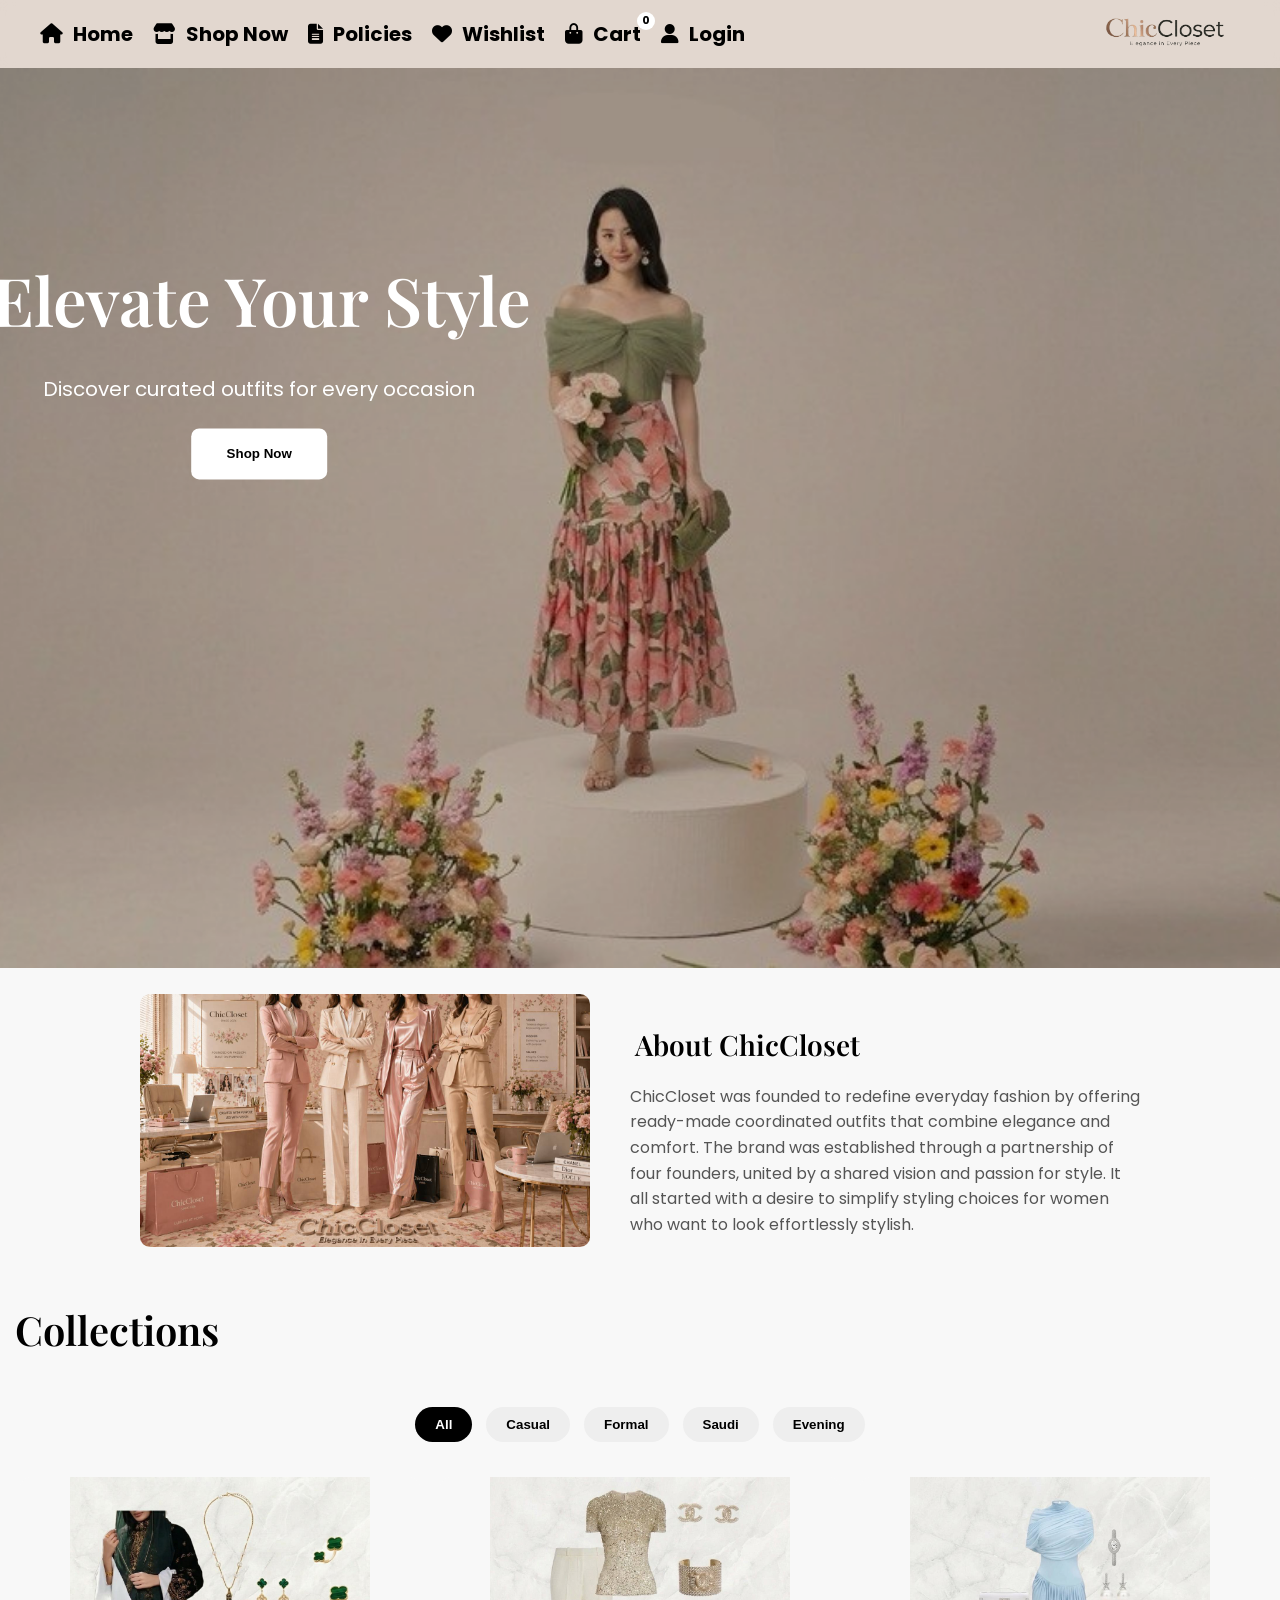
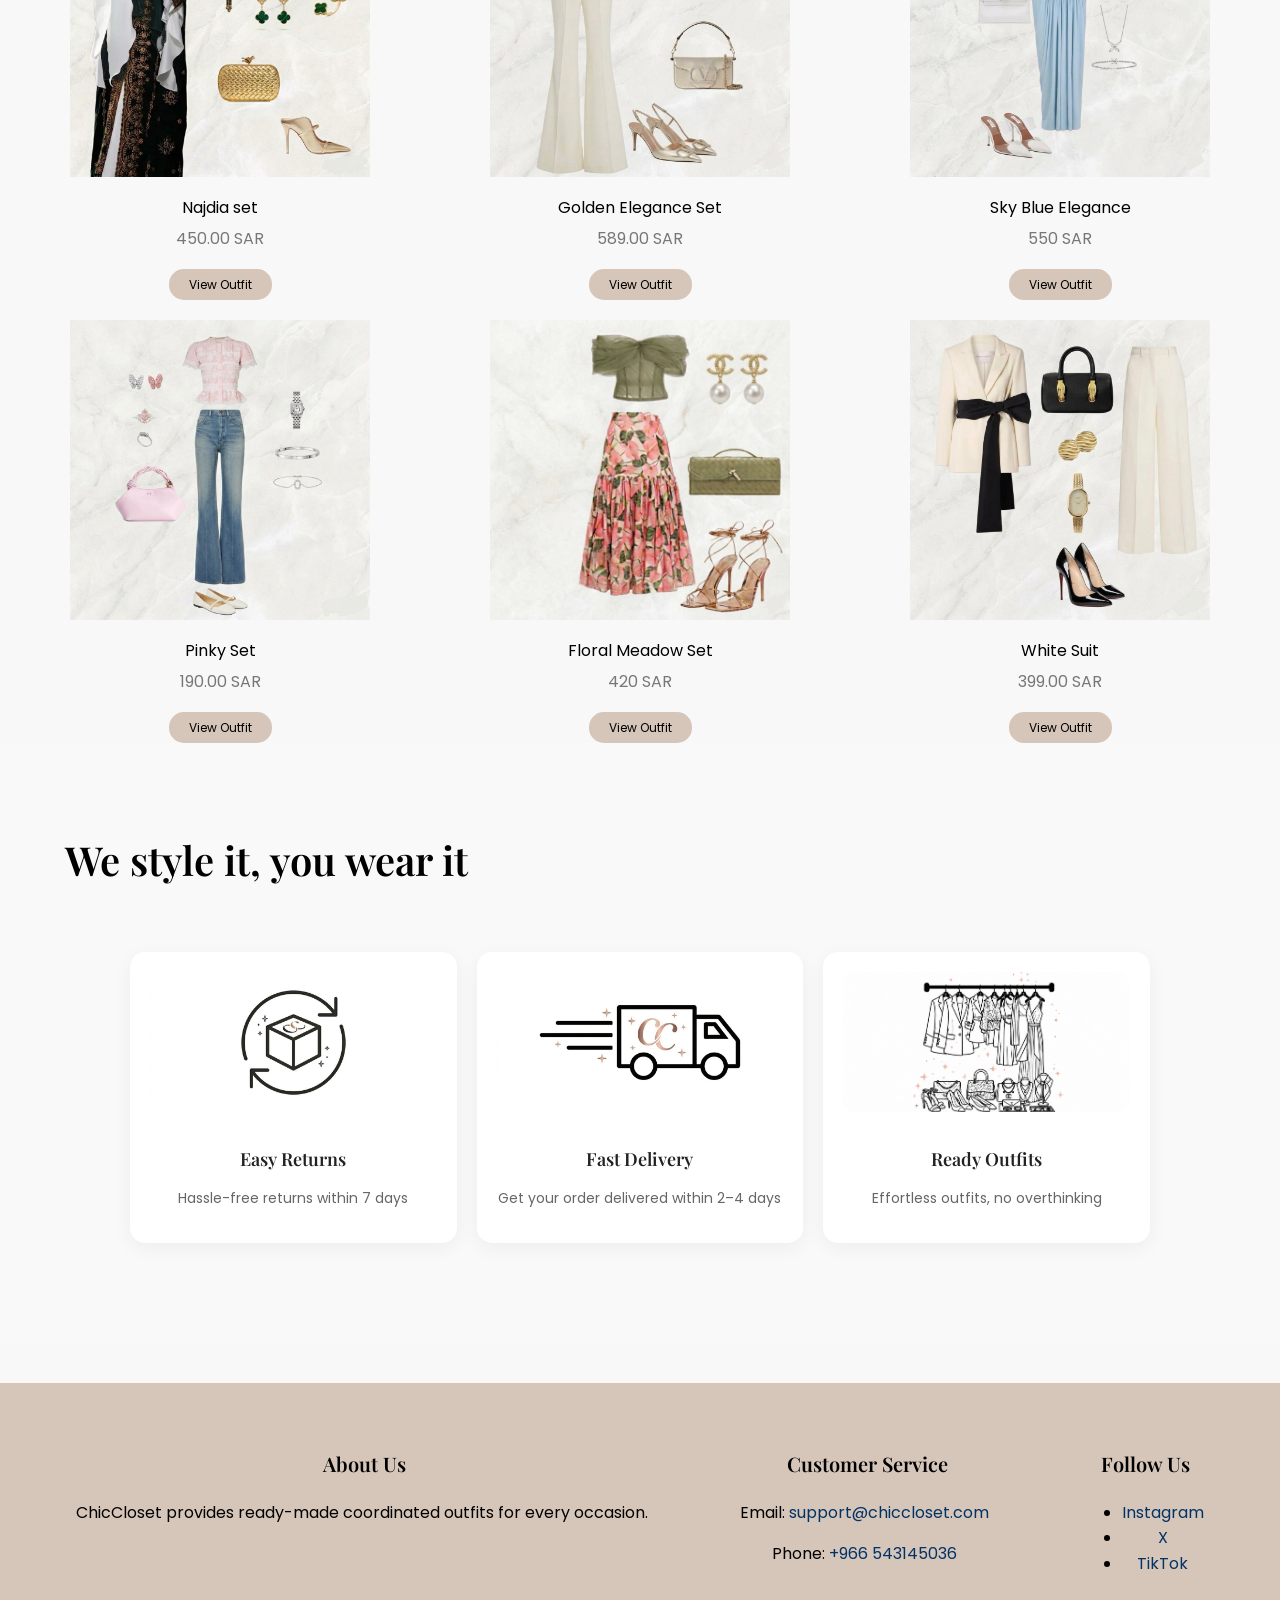
<file: index.html>
<!DOCTYPE html>
<html lang="en">
<head>
  <meta charset="UTF-8">
  <meta name="viewport" content="width=device-width, initial-scale=1.0" />
  <title>Home</title>
  <link rel="stylesheet" href="style.css">
  <link rel="stylesheet" href="https://cdnjs.cloudflare.com/ajax/libs/font-awesome/6.5.1/css/all.min.css">
  <link rel="preconnect" href="https://fonts.googleapis.com">
  <link rel="preconnect" href="https://fonts.gstatic.com" crossorigin>
  <link href="https://fonts.googleapis.com/css2?family=Playfair+Display:wght@500;600;700&family=Poppins:wght@300;400;500;600&display=swap" rel="stylesheet">
</head>
<body>

<div class="navbar">
  <a href="index.html" class="logo">
  <img src="images/logo.png"  alt="ChicCloset Logo ">
  </a>
  <ul class="nav-icons-links">
  <li><a href="index.html"><i class="fa-solid fa-house"></i> Home</a></li>
    <li><a href="#shopNow"><i class="fa-solid fa-store"></i> Shop Now</a></li>

  <li><a href="#policies"><i class="fa-solid fa-file-lines"></i> Policies</a></li>

  <li><a href="favorites_page.html"><i class="fa-solid fa-heart"></i> Wishlist</a></li>
  <li class="cart-item-nav">
  <a href="cart.html" class="cart-link">
    <i class="fa-solid fa-bag-shopping"></i>
    Cart
    <span id="cart-count">0</span>
  </a>
</li>
  <li><a href="login.html" id="login-link"><i class="fa-solid fa-user"></i> Login</a></li>
  <li><button id="logout-btn" onclick="logout()">Logout</button></li>
</ul>
</div>


<div class="hero">
  <img id="hero-img" src="images/photoshoot1.jpg" alt="Fashion collection">

  <div class="hero-text">
    <h1>Elevate Your Style</h1>
    <p>Discover curated outfits for every occasion</p>
    <button onclick="scrollToProducts()">Shop Now</button>
  </div>
</div>

<section class="about">
  <div class="about-container">

    <img src="images/founders.jpg" alt="About four founders of the Brand">

    <article class="about-text">
      <h2>About ChicCloset</h2>
      <p>
        ChicCloset was founded to redefine everyday fashion by offering ready-made coordinated outfits that combine elegance and comfort.
       The brand was established through a partnership of four founders, united by a shared vision and passion for style.
       It all started with a desire to simplify styling choices for women who want to look effortlessly stylish.
      </p>
    </article>

  </div>
</section>

<h3 class="section-title" id="shopNow">Collections</h3>

<div class="filters">
  <button class="active" onclick="filterProducts('all')">All</button>
  <button onclick="filterProducts('casual')">Casual</button>
  <button onclick="filterProducts('formal')">Formal</button>
  <button onclick="filterProducts('saudi')">Saudi</button>
  <button onclick="filterProducts('evening')">Evening</button>
</div>


<div class="products">

   <article class="card" data-category="saudi">
    <a href="najdia_outfit.html">
    <img src="images/najdia_set.jpg" alt="Najdia traditional outfit set">
    </a>
   <div class="card-name">Najdia set</div>
   <div class="card-price">450.00 SAR</div>
   <a href="najdia_outfit.html" class="btn-details">View Outfit</a>
   </article>

  <article class="card" data-category="evening">
      <a href="golden_elegance_set.html">
    <img src="images/golden_set.jpg" alt="Golden elegant outfit">
      </a>
    <div class="card-name">Golden Elegance Set</div>
    <div class="card-price">589.00 SAR</div>
    <a href="golden_elegance_set.html" class="btn-details">View Outfit</a>
  </article>

  <article class="card" data-category="evening">
      <a href="sky_blue_set.html">
    <img src="images/sky_blue_set.jpg" alt="Elegant Sky Blue draped dress with silver accessories">
      </a>
      <div class="card-name">Sky Blue Elegance</div>
      <div class="card-price">550 SAR</div>
      <a href="sky_blue_set.html" class="btn-details">View Outfit</a>
    </article>

  <article class="card" data-category="casual">
      <a href="pinky_set.html">
      <img src="images/pinky_set.jpg" alt="Pink outfit set with lace top">
      </a>
    <div class="card-name">Pinky Set</div>
    <div class="card-price">190.00 SAR</div>
    <a href="pinky_set.html" class="btn-details">View Outfit</a>
  </article>

  <article class="card" data-category="evening">
      <a href="floral_meadow_set.html">
      <img src="images/floral_set.jpg" alt="Floral skirt with olive green off-shoulder top and gold heels">
      </a>
      <div class="card-name">Floral Meadow Set</div>
      <div class="card-price">420 SAR</div>
      <a href="floral_meadow_set.html" class="btn-details">View Outfit</a>
    </article>

  <article class="card" data-category="formal">
      <a href="white_suit.html">
    <img src="images/white_suit.jpg" alt="White formal suit with blazer">
      </a>
    <div class="card-name">White Suit</div>
    <div class="card-price">399.00 SAR</div>
    <a href="white_suit.html" class="btn-details">View Outfit</a>


  </article>

</div>

<section class="features-section" id="policies">
  <h2>We style it, you wear it</h2>
  <div class="container">

    <div class="feature">
      <img src="images/ready_outfit.png" alt="outfit styling" />
      <h3>Ready Outfits</h3>
      <p>Effortless outfits, no overthinking</p>
    </div>

    <div class="feature">
      <img src="images/fast_delivery.jpg" alt="fast delivery" />
      <h3>Fast Delivery</h3>
      <p>Get your order delivered within 2–4 days</p>
    </div>

    <div class="feature">
      <img src="images/easy_returns.jpg" alt="easy returns" />
      <h3>Easy Returns</h3>
      <p>Hassle-free returns within 7 days</p>
    </div>
  </div>
</section>

<footer class="footer">
  <div class="footer-section">
    <h2>About Us</h2>
    <p>ChicCloset provides ready-made coordinated outfits for every occasion.</p>
  </div>

  <div class="footer-section">
    <h2>Customer Service</h2>
    <p>Email: <a href="mailto:support@chiccloset.com">support@chiccloset.com</a></p>
    <p>Phone: <a href="tel:+9665XXXXXXXX">+966 543145036</a></p>
  </div>

  <div class="footer-section">
    <h2>Follow Us</h2>
    <ul>
      <li><a href="https://www.instagram.com/chiccloset_0166">Instagram</a></li>
      <li><a href="https://x.com/ChicClosethrcp">X</a></li>
      <li><a href="https://www.tiktok.com/@chiccloset448">TikTok</a></li>
    </ul>
  </div>
</footer>


<script>
 // ================== Navbar ==================

// Update navbar based on login status
function updateNavbar() {

  // Get currently logged-in user from localStorage
  const user = JSON.parse(localStorage.getItem("currentUser"));

  // Select login link and logout button
  const loginLink = document.getElementById("login-link");
  const logoutBtn = document.getElementById("logout-btn");

  // If user is logged in
  if (user) {

    // Extract username from email (before @)
    const username = user.email.split("@")[0];

    // Show username instead of "Login"
    loginLink.innerHTML = `
      <i class="fa-solid fa-user"></i> ${username}
    `;

    // Go to profile page
    loginLink.href = "profile.html";

    // Display logout button
    logoutBtn.style.display = "block";

  } else {

    // Show default login text
    loginLink.innerHTML = `
      <i class="fa-solid fa-user"></i> Login
    `;

    // Go to login page
    loginLink.href = "login.html";

    // Hide logout button
    logoutBtn.style.display = "none";
  }
}

// Run navbar update when page loads
updateNavbar();


// ================== Logout ==================

// Remove user data and return to home page
function logout() {
  localStorage.removeItem("currentUser");

  alert("Logged out!");

  window.location.href = "home.html";
}
  // ================== Scroll To Products ==================

  // Smooth scroll to the products section
  function scrollToProducts() {
    document.querySelector(".section-title").scrollIntoView({
      behavior: "smooth"
    });
  }


  // ================== Hero Image Slider ==================

  // Current image index
  let current = 0;

  // Change hero image every few seconds
  function changeHero() {
    const images = [
      "images/photoshoot1.jpg",
      "images/photoshoot2.jpg",
      "images/photoshoot3.jpg"
    ];

    // Move to next image
    current++;

    // Return to first image if end is reached
    if (current >= images.length) {
      current = 0;
    }

    // Update image source
    document.getElementById("hero-img").src = images[current];
  }

  // Automatically change image every 3 seconds
  setInterval(changeHero, 3000);


  // ================== Product Filter ==================

  // Show products by selected category
  function filterProducts(category) {
    const cards = document.querySelectorAll(".card");

    // Loop through all product cards
    cards.forEach(function(card) {

      // Show all products
      if (category === "all") {
        card.style.display = "flex";
      }

      // Show products matching selected category
      else if (card.getAttribute("data-category") === category) {
        card.style.display = "flex";
      }

      // Hide non-matching products
      else {
        card.style.display = "none";
      }

    });

    // Select all filter buttons
    const buttons = document.querySelectorAll(".filters button");

    // Remove active class from all buttons
    buttons.forEach(btn => btn.classList.remove("active"));

    // Add active class to clicked button
    event.target.classList.add("active");
  }


  // ================== Cart Count ==================

  // Update cart icon number in the navbar
  function updateCartCount() {

    // Get current logged-in user
    const user = JSON.parse(localStorage.getItem("currentUser"));

    // Initialize cart array
    let cart = [];

    // Load user's cart if logged in
    if (user) {
      cart = JSON.parse(localStorage.getItem("cart_" + user.email)) || [];
    }

    // Calculate total quantity of all items
    let totalQty = 0;

    cart.forEach(item => {
      totalQty += Number(item.quantity);
    });

    // Update the cart count element
    let count = document.getElementById("cart-count");

    if (count) {
      count.textContent = totalQty;
    }
  }

  // Run cart count update when page loads
  updateCartCount();

</script>
</body>
</html>
</file>
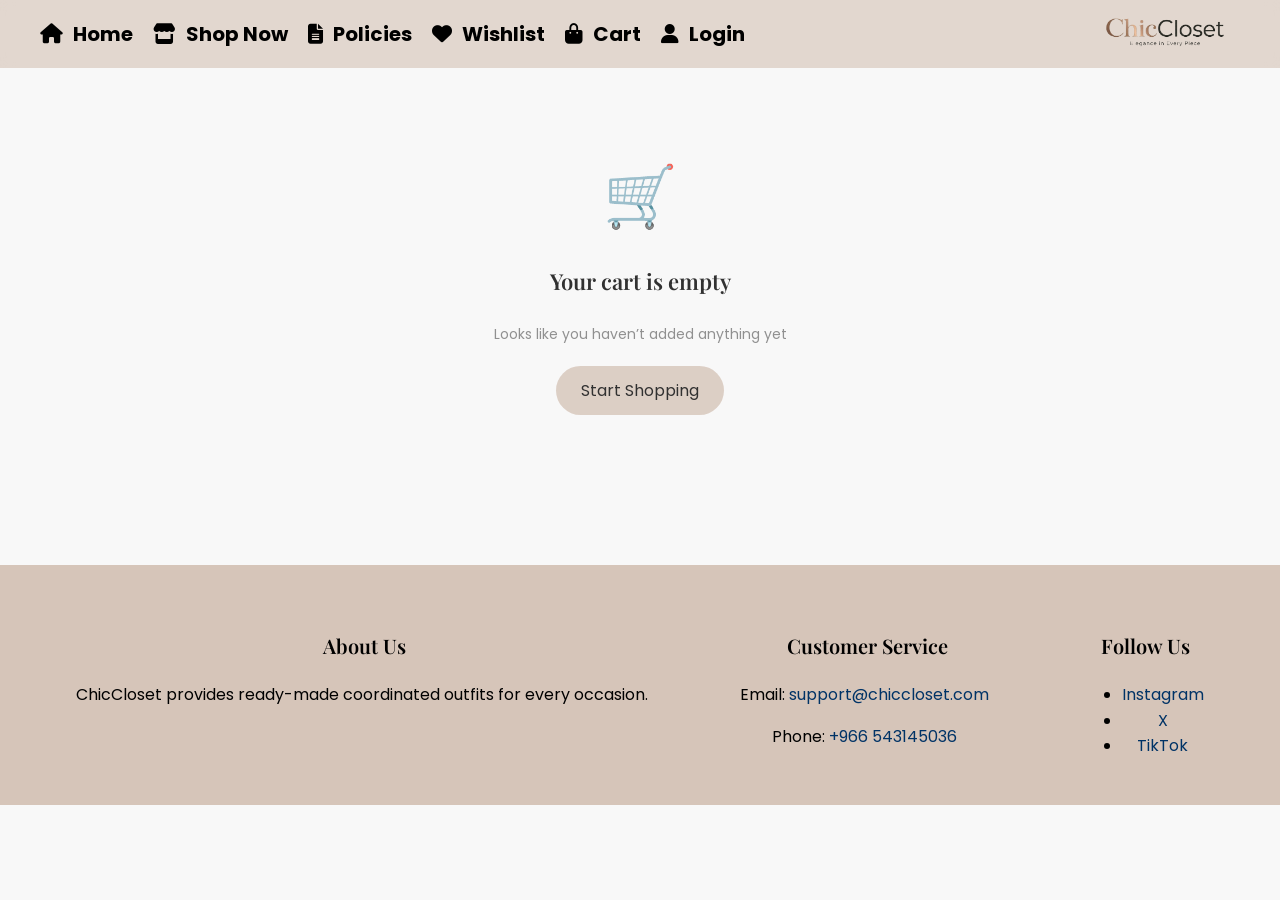
<file: cart.html>
<!DOCTYPE html>
<html lang="en">
<head>
  <meta charset="UTF-8">
  <meta name="viewport" content="width=device-width, initial-scale=1.0">
  <title>My Cart</title>
  <link rel="stylesheet" href="style.css">
  <link rel="stylesheet" href="https://cdnjs.cloudflare.com/ajax/libs/font-awesome/6.5.1/css/all.min.css">
  <link rel="preconnect" href="https://fonts.googleapis.com">
  <link rel="preconnect" href="https://fonts.gstatic.com" crossorigin>
  <link href="https://fonts.googleapis.com/css2?family=Playfair+Display:wght@500;600;700&family=Poppins:wght@300;400;500;600&display=swap" rel="stylesheet">
</head>
<body>

<div class="navbar">
  <a href="index.html" class="logo">
    <img src="images/logo.png" alt="ChicCloset Logo">
  </a>
  <ul class="nav-icons-links">
    <li><a href="index.html"><i class="fa-solid fa-house"></i> Home</a></li>
    <li><a href="index.html#shopNow"><i class="fa-solid fa-store"></i> Shop Now</a></li>
    <li><a href="index.html#policies"><i class="fa-solid fa-file-lines"></i> Policies</a></li>
    <li><a href="favorites_page.html"><i class="fa-solid fa-heart"></i> Wishlist</a></li>
        <li class="cart-item-nav">
      <a href="cart.html" class="cart-link">
        <i class="fa-solid fa-bag-shopping"></i> Cart
      </a>
    </li>
    <li><a href="login.html" id="login-link"><i class="fa-solid fa-user"></i> Login</a></li>
    <li><button id="logout-btn" onclick="logout()">Logout</button></li>
  </ul>
</div>

  <p id="subtitle" class="subtitle">Your selected outfits are ready ✨</p>

    <div class="empty-cart hidden">
      <div class="empty-icon">🛒</div>
      <h3>Your cart is empty</h3>
      <p>Looks like you haven’t added anything yet</p>
      <a href="index.html" class="start-btn">Start Shopping</a>
    </div>


  <div class="cart-container">
    <div id="cart-items"></div>

  <div class="right-side">

    <div class="price-box">
      <h4>Price List</h4>

      <div class="row">
        <span>Base Price</span>
        <span id="base-price"></span>
      </div>

      <div class="row">
        <span>Taxes</span>
        <span id="tax"></span>
      </div>

      <div class="row total">
        <span>Total</span>
        <span id="total"></span>
      </div>
    </div>

    <div class="checkout">
      <button class="checkout-btn" onclick="goToCheckout()">
        Proceed to Checkout 🛒
      </button>
    </div>

  </div>
</div>

<footer class="footer">
  <div class="footer-section">
    <h2>About Us</h2>
    <p>ChicCloset provides ready-made coordinated outfits for every occasion.</p>
  </div>

  <div class="footer-section">
    <h2>Customer Service</h2>
    <p>Email: <a href="mailto:support@chiccloset.com">support@chiccloset.com</a></p>
    <p>Phone: <a href="tel:+9665XXXXXXXX">+966 543145036</a></p>
  </div>

  <div class="footer-section">
    <h2>Follow Us</h2>
    <ul>
      <li><a href="https://www.instagram.com/chiccloset_0166">Instagram</a></li>
      <li><a href="https://x.com/ChicClosethrcp">X</a></li>
      <li><a href="https://www.tiktok.com/@chiccloset448">TikTok</a></li>
    </ul>
  </div>
</footer>

<script>
  // ================== Navbar ==================

// Update the navbar based on the login status
function updateNavbar() {

  // Retrieve the currently logged-in user from localStorage
  const user = JSON.parse(localStorage.getItem("currentUser"));

  // Select the login link and logout button from the page
  const loginLink = document.getElementById("login-link");
  const logoutBtn = document.getElementById("logout-btn");

  // If a user is logged in
  if (user) {

    // Extract the username from the email (text before @)
    const username = user.email.split("@")[0];

    // Replace the Login text with the username and user icon
    loginLink.innerHTML = `
      <i class="fa-solid fa-user"></i> ${username}
    `;

    // Go to profile page
    loginLink.href = "profile.html";

    // Show the logout button
    logoutBtn.style.display = "block";

  } else {

    // If no user is logged in, show the default Login text
    loginLink.innerHTML = `
      <i class="fa-solid fa-user"></i> Login
    `;

    // Go to login page
    loginLink.href = "login.html";

    // Hide the logout button
    logoutBtn.style.display = "none";
  }
}

// Run the navbar update immediately when the page loads
updateNavbar();


// Log out the current user
function logout() {

  localStorage.removeItem("currentUser");

  alert("Logged out!");

  // Redirect the user to the home page
  window.location.href = "home.html";
}

// Array to store cart items
let cart = [];

// Get the current logged-in user
const user = JSON.parse(localStorage.getItem("currentUser"));

// Load the user's cart from localStorage
try {
  if (user) {
    // Load cart using a unique key based on the user's email
    cart = JSON.parse(localStorage.getItem("cart_" + user.email)) || [];
  } else {
    // If no user is logged in, keep the cart empty
    cart = [];
  }
} catch (error) {
  // Handle invalid JSON data safely
  console.error("Error parsing cart:", error);
  cart = [];
}


// Define the tax rate (15%)
const taxRate = 0.15;

// Select important page elements
const cartItems = document.getElementById("cart-items");
const emptyCartDiv = document.querySelector(".empty-cart");
const priceBox = document.querySelector(".price-box");
const checkoutDiv = document.querySelector(".checkout");
const subtitle = document.getElementById("subtitle");


// Display all cart items on the page
function displayCart() {
  // Clear existing cart content before re-rendering
  cartItems.innerHTML = "";

  // Check if the cart is empty
  if (cart.length === 0) {
    // Show empty cart message
    emptyCartDiv.classList.remove("hidden");

    priceBox.classList.add("hidden");
    checkoutDiv.classList.add("hidden");
    subtitle.classList.add("hidden");
    return;
  }



  // Show cart items and price details
  emptyCartDiv.classList.add("hidden");
  priceBox.classList.remove("hidden");
  checkoutDiv.classList.remove("hidden");
  subtitle.classList.remove("hidden");

  // Loop through each product in the cart
  cart.forEach((product, index) => {
    // Array to store selected sizes
    let sizesText = [];

// Najdia Set
if (product.page === "najdia_outfit.html") {
  if (product.topSize) sizesText.push("Size: " + product.topSize);
  if (product.shoesSize) sizesText.push("Heels: " + product.shoesSize);
}

// sky blue Set
else if (product.page === "sky_blue_set.html") {
  if (product.topSize) sizesText.push("Size: " + product.topSize);
  if (product.shoesSize) sizesText.push("Heels: " + product.shoesSize);
}
// Golden Elegance Set
else if (product.page === "golden_elegance_set.html") {
  if (product.topSize) sizesText.push("Top: " + product.topSize);
  if (product.pantsSize) sizesText.push("Pants: " + product.pantsSize);
  if (product.shoesSize) sizesText.push("Heels: " + product.shoesSize);
}

// floral meadow Set
else if (product.page === "floral_meadow_set.html") {
  if (product.topSize) sizesText.push("Top: " + product.topSize);
  if (product.pantsSize) sizesText.push("skirt: " + product.pantsSize);
  if (product.shoesSize) sizesText.push("Heels: " + product.shoesSize);
}

// White Suit
else if (product.page === "white_suit.html") {
  if (product.topSize) sizesText.push("Top: " + product.topSize);
  if (product.pantsSize) sizesText.push("Pants: " + product.pantsSize);
  if (product.shoesSize) sizesText.push("Heels: " + product.shoesSize);
}

// Pinky Set
else {
  if (product.topSize) sizesText.push("Top: " + product.topSize);
  if (product.pantsSize) sizesText.push("Pants: " + product.pantsSize);
  if (product.shoesSize) sizesText.push("Shoes: " + product.shoesSize);
}

    // Add the product HTML to the cart container
    cartItems.innerHTML += `
    <div class="cart-item">
      <a href="${product.page}">
        <img src="${product.image}">
      </a>
      <div class="info">
        <h3>
          <a href="${product.page}">
            ${product.name}
          </a>
        </h3>
        <p>${product.price} SAR</p>

        <p class="sizes-text">
          ${sizesText.join(" | ")}
        </p>
      </div>

      <div class="actions">
        <button onclick="decreaseQty(${index})">-</button>
        <span class="quantity">${product.quantity}</span>
        <button onclick="increaseQty(${index})">+</button>

        <button class="delete" onclick="removeItem(${index})">🗑</button>
      </div>
    </div>
    `;
  });

  // Update subtotal, tax, and total
  updateTotal();
}


// Increase the quantity of a specific item
function increaseQty(index) {
  cart[index].quantity++;
  saveCart();
}

// Decrease the quantity of a specific item
function decreaseQty(index) {
  // If quantity is greater than 1, decrease it
  if (cart[index].quantity > 1) {
    cart[index].quantity--;
  } else {
    // If quantity becomes 0, remove the item from the cart
    cart.splice(index, 1);
  }

  // Save changes and refresh the cart
  saveCart();
}

// Remove an item from the cart completely
function removeItem(index) {
  cart.splice(index, 1);
  saveCart();
}


// Save the updated cart to localStorage
function saveCart() {
  // Retrieve the current user again
  const user = JSON.parse(localStorage.getItem("currentUser"));

  // Save the cart only if a user is logged in
  if (user) {
    localStorage.setItem("cart_" + user.email, JSON.stringify(cart));
  }

  // Refresh the cart display
  displayCart();
}


// Calculate and update the subtotal, tax, and final total
function updateTotal() {
  // Variable to store the subtotal
  let subtotal = 0;

  // Sum all product prices multiplied by quantity
  cart.forEach(product => {
    subtotal += Number(product.price) * product.quantity;
  });

  // Calculate tax amount
  let tax = subtotal * taxRate;

  // Calculate final total
  let total = subtotal + tax;

  // Update the values in the HTML
  document.getElementById("base-price").textContent = subtotal.toFixed(2) + " SAR";
  document.getElementById("tax").textContent = tax.toFixed(2) + " SAR";
  document.getElementById("total").textContent = total.toFixed(2) + " SAR";
}


// Display the cart immediately when the page loads
displayCart();


// Navigate to the checkout page if the user is logged in
function goToCheckout() {
  // Check if currentUser exists in localStorage
  const user = localStorage.getItem("currentUser");

  if (user) {
    // If logged in, go to checkout page
    window.location.href = "checkout.html";
  } else {
    // If not logged in, ask the user to log in first
    alert("Please login first!");
    window.location.href = "login.html";
  }
}
</script>
</body>
</html>
</file>
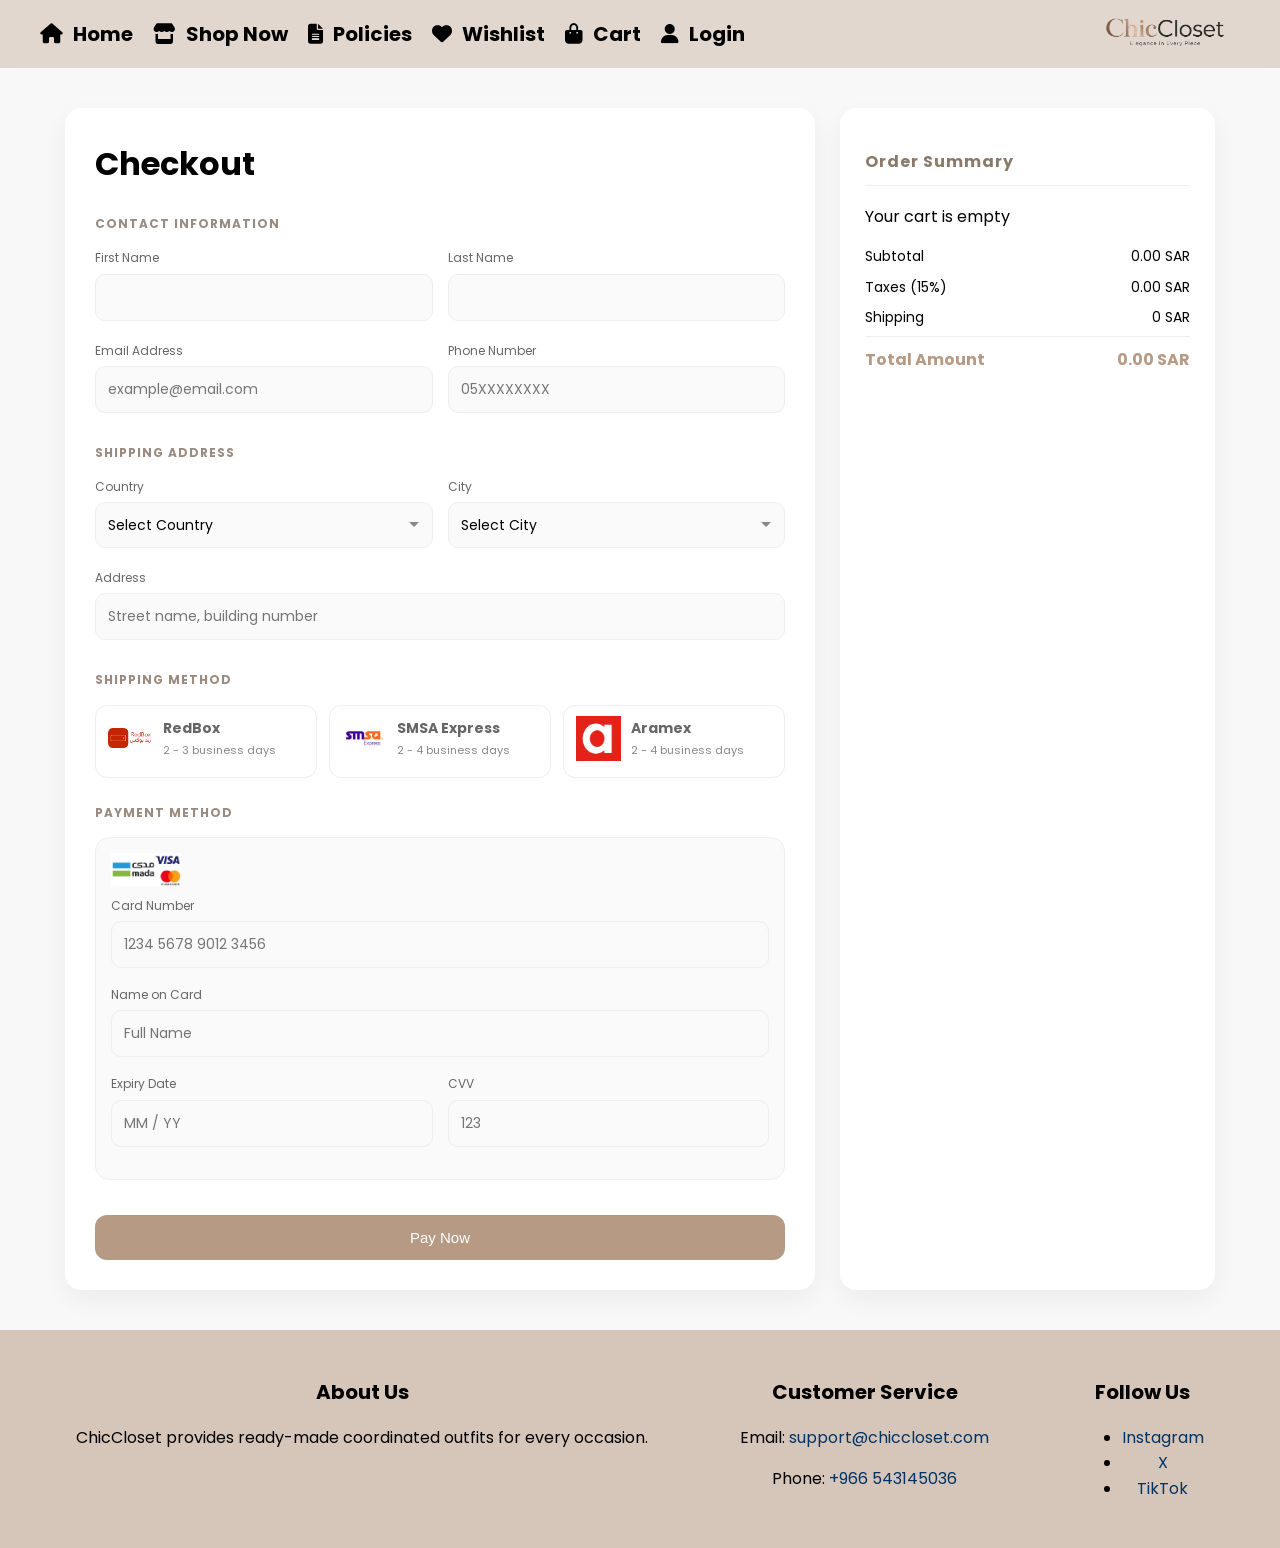
<file: checkout.html>
<!DOCTYPE html>
<html lang="en">
<head>
  <meta charset="UTF-8">
  <meta name="viewport" content="width=device-width, initial-scale=1.0"/>
  <title>Checkout</title>
  <link rel="stylesheet" href="checkout.css">
  <link rel="stylesheet" href="https://cdnjs.cloudflare.com/ajax/libs/font-awesome/6.5.1/css/all.min.css">
  <link rel="preconnect" href="https://fonts.googleapis.com">
  <link rel="preconnect" href="https://fonts.gstatic.com" crossorigin>
  <link href="https://fonts.googleapis.com/css2?family=Playfair+Display:wght@500;600;700&family=Poppins:wght@300;400;500;600&display=swap" rel="stylesheet">
</head>

<body>

<div class="navbar">
  <a href="index.html" class="logo">
    <img src="images/logo.png" alt="ChicCloset Logo">
  </a>
  <ul class="nav-icons-links">
    <li><a href="index.html"><i class="fa-solid fa-house"></i> Home</a></li>
    <li><a href="index.html#shopNow"><i class="fa-solid fa-store"></i> Shop Now</a></li>
    <li><a href="index.html#policies"><i class="fa-solid fa-file-lines"></i> Policies</a></li>
    <li><a href="favorites_page.html"><i class="fa-solid fa-heart"></i> Wishlist</a></li>
    <li class="cart-item-nav">
      <a href="cart.html" class="cart-link">
        <i class="fa-solid fa-bag-shopping"></i> Cart
      </a>
    </li>
    <li><a href="login.html" id="login-link"><i class="fa-solid fa-user"></i> Login</a></li>
    <li><button id="logout-btn" onclick="logout()">Logout</button></li>
  </ul>
</div>

<!-- SUCCESS MODAL -->
<div class="modal-overlay" id="successModal">
  <div class="modal-box">
    <div class="modal-icon">🎉</div>
    <h2>Order Placed!</h2>
    <p>Your order has been placed successfully.<br>You'll receive a confirmation soon.</p>
    <button class="modal-btn" onclick="window.location.href='home.html'">Back to Home</button>
  </div>
</div>

<div class="checkout">

  <!-- LEFT -->
  <div class="card">

    <div class="title">Checkout</div>

    <!-- CONTACT -->
    <div class="section">
      <h4>CONTACT INFORMATION</h4>

      <div class="grid">

        <div class="field">
          <label for="firstName">First Name</label>
          <input id="firstName" type="text">
          <span class="error" id="firstNameError"></span>
        </div>

        <div class="field">
          <label for="lastName">Last Name</label>
          <input id="lastName" type="text">
          <span class="error" id="lastNameError"></span>
        </div>

        <div class="field">
          <label for="email">Email Address</label>
          <input id="email" type="email" placeholder="example@email.com">
          <span class="error" id="emailError"></span>
        </div>

        <div class="field">
          <label for="phone">Phone Number</label>
          <input id="phone" type="text" placeholder="05XXXXXXXX" maxlength="10">
          <span class="error" id="phoneError"></span>
        </div>

      </div>
    </div>

    <!-- ADDRESS -->
    <div class="section">
      <h4>SHIPPING ADDRESS</h4>

      <div class="grid">

        <div class="field">
          <label for="country">Country</label>
          <select id="country">
            <option value=""> Select Country </option>
            <option value="Saudi Arabia">Saudi Arabia 🇸🇦</option>
            <option value="UAE">UAE 🇦🇪</option>
            <option value="Kuwait">Kuwait 🇰🇼</option>
            <option value="Bahrain">Bahrain 🇧🇭</option>
            <option value="Qatar">Qatar 🇶🇦</option>
            <option value="Oman">Oman 🇴🇲</option>
            <option value="Jordan">Jordan 🇯🇴</option>
            <option value="Egypt">Egypt 🇪🇬</option>
          </select>
          <span class="error" id="countryError"></span>
        </div>

        <div class="field">
          <label for="city">City</label>
          <select id="city">
            <option value=""> Select City </option>
          </select>
          <span class="error" id="cityError"></span>
        </div>

        <div class="field" style="grid-column: 1 / -1;">
          <label for="address">Address</label>
          <input id="address" type="text" placeholder="Street name, building number">
          <span class="error" id="addressError"></span>
        </div>

      </div>
    </div>

    <!-- SHIPPING -->
    <div class="section">
      <h4>SHIPPING METHOD</h4>

      <div class="options">

        <div class="option">
          <input type="radio" name="ship" id="s1">
          <label for="s1" class="ship-card">
            <img src="images/redbox.png">
            <div>
              <div class="name">RedBox</div>
              <small>2 - 3 business days</small>
            </div>
          </label>
        </div>

        <div class="option">
          <input type="radio" name="ship" id="s2">
          <label for="s2" class="ship-card">
            <img src="images/smsa.png">
            <div>
              <div class="name">SMSA Express</div>
              <small>2 - 4 business days</small>
            </div>
          </label>
        </div>

        <div class="option">
          <input type="radio" name="ship" id="s3">
          <label for="s3" class="ship-card">
            <img src="images/aramex.png">
            <div>
              <div class="name">Aramex</div>
              <small>2 - 4 business days</small>
            </div>
          </label>
        </div>

      </div>

      <span class="error" id="shipError"></span>
    </div>

    <!-- PAYMENT -->
    <div class="section">
      <h4>PAYMENT METHOD</h4>

      <div class="card-payment">

        <div class="card-icons">
          <img src="images/card_types.jpg">
        </div>

        <div class="field full">
          <label for="cardNumber">Card Number</label>
          <input id="cardNumber" type="text" placeholder="1234 5678 9012 3456" maxlength="19">
          <span class="error" id="cardNumberError"></span>
        </div>

        <div class="field full">
          <label>Name on Card</label>
          <input id="cardName" type="text" placeholder="Full Name">
          <span class="error" id="cardNameError"></span>
        </div>

        <div class="grid">

          <div class="field">
            <label>Expiry Date</label>
            <input id="expiry" type="text" placeholder="MM / YY" maxlength="7">
            <span class="error" id="expiryError"></span>
          </div>

          <div class="field">
            <label>CVV</label>
            <input id="cvv" type="text" placeholder="123" maxlength="3">
            <span class="error" id="cvvError"></span>
          </div>

        </div>

      </div>
    </div>

    <button id="payBtn">Pay Now</button>

  </div>

  <!-- RIGHT -->
  <div class="summary">

    <h3 class="summary-title">Order Summary</h3>

    <div id="product-list"></div>

    <div class="row">
      <span>Subtotal</span>
      <span id="subtotal">0 SAR</span>
    </div>

    <div class="row">
      <span>Taxes (15%)</span>
      <span id="taxes">0 SAR</span>
    </div>

    <div class="row">
      <span>Shipping</span>
      <span id="shipping-cost">0 SAR</span>
    </div>

    <div class="row total">
      <span>Total Amount</span>
      <span id="total-price">0 SAR</span>
    </div>

  </div>

</div>

<footer class="footer">
  <div class="footer-section">
    <h2>About Us</h2>
    <p>ChicCloset provides ready-made coordinated outfits for every occasion.</p>
  </div>

  <div class="footer-section">
    <h2>Customer Service</h2>
    <p>Email: <a href="mailto:support@chiccloset.com">support@chiccloset.com</a></p>
    <p>Phone: <a href="tel:+9665XXXXXXXX">+966 543145036</a></p>
  </div>

  <div class="footer-section">
    <h2>Follow Us</h2>
    <ul>
      <li><a href="https://www.instagram.com/chiccloset_0166">Instagram</a></li>
      <li><a href="https://x.com/ChicClosethrcp">X</a></li>
      <li><a href="https://www.tiktok.com/@chiccloset448">TikTok</a></li>
    </ul>
  </div>
</footer>

<script>
// ================== Navbar ==================

// Update the navigation bar according to the user's login status
function updateNavbar() {

  // Retrieve the currently logged-in user from localStorage
  const user = JSON.parse(localStorage.getItem("currentUser"));

  // Select the login link and logout button elements
  const loginLink = document.getElementById("login-link");
  const logoutBtn = document.getElementById("logout-btn");

  // If a user is logged in
  if (user) {

    // Extract username from email
    const username = user.email.split("@")[0];

    // Show username
    loginLink.innerHTML = `
      <i class="fa-solid fa-user"></i> ${username}
    `;

    // Go to profile page
    loginLink.href = "profile.html";

    // Show logout button
    logoutBtn.style.display = "block";

  } else {

    // Default login text
    loginLink.innerHTML = `
      <i class="fa-solid fa-user"></i> Login
    `;

    // IMPORTANT
    loginLink.href = "login.html";

    // Hide logout button
    logoutBtn.style.display = "none";
  }
}

// Run navbar update
updateNavbar();


// Log out the current user
function logout() {

  localStorage.removeItem("currentUser");

  alert("Logged out!");

  window.location.href = "home.html";
}


// ================== Cities per Country ==================
// Object containing available cities for each country
const citiesData = {
  "Saudi Arabia": ["Riyadh","Jeddah","Mecca","Medina","Dammam","Khobar","Dhahran","Taif","Tabuk","Abha","Najran","Jizan","Hail","Buraidah","Khamis Mushait"],
  "UAE": ["Dubai","Abu Dhabi","Sharjah","Ajman","Fujairah","Ras Al Khaimah","Umm Al Quwain"],
  "Kuwait": ["Kuwait City","Hawalli","Salmiya","Farwaniya","Ahmadi","Jahra"],
  "Bahrain": ["Manama","Riffa","Muharraq","Hamad Town","Sitra","Isa Town"],
  "Qatar": ["Doha","Al Wakrah","Al Khor","Al Rayyan","Lusail","Mesaieed"],
  "Oman": ["Muscat","Salalah","Sohar","Nizwa","Sur","Ibri"],
  "Jordan": ["Amman","Zarqa","Irbid","Aqaba","Madaba","Jerash"],
  "Egypt": ["Cairo","Alexandria","Giza","Sharm El Sheikh","Luxor","Aswan","Port Said","Hurghada"]
};

// ================== Data ==================
// Retrieve the current user
const user = JSON.parse(localStorage.getItem("currentUser"));

// Array to store cart items
let cart = [];

// Load the cart for the logged-in user
if (user) {
  cart = JSON.parse(localStorage.getItem("cart_" + user.email)) || [];
} else {
  cart = [];
}

// Tax rate (15%)
let taxRate = 0.15;

// Shipping prices by shipping option
let shippingPrices = {
  s1: 16,
  s2: 21,
  s3: 22
};

// Stores the currently selected shipping cost
let selectedShipping = 0;


// ================== Country → City Dropdown ==================
// Update city options when the selected country changes
document.getElementById("country").addEventListener("change", function(){
  const selectedCountry = this.value;
  const citySelect = document.getElementById("city");

  // Reset city dropdown to the default option
  citySelect.innerHTML = '<option value=""> Select City </option>';

  // Populate cities if the selected country exists in citiesData
  if (selectedCountry && citiesData[selectedCountry]) {
    citiesData[selectedCountry].forEach(city => {
      const opt = document.createElement("option");
      opt.value = city;
      opt.textContent = city;
      citySelect.appendChild(opt);
    });
  }

  // Clear any validation error for country
  clearError("country");
});

// Clear city validation error when a city is selected
document.getElementById("city").addEventListener("change", function(){
  if (this.value !== "") clearError("city");
});


// ================== Card Number Auto-Format ==================
// Automatically format card number into groups of 4 digits
document.getElementById("cardNumber").addEventListener("input", function(){
  let val = this.value.replace(/\D/g, "").substring(0, 16);
  this.value = val.replace(/(.{4})/g, "$1 ").trim();
});


// ================== Expiry Auto-Format ==================
// Automatically format expiry date as MM / YY
document.getElementById("expiry").addEventListener("input", function(){
  let val = this.value.replace(/\D/g, "").substring(0, 4);
  if (val.length >= 3) {
    this.value = val.substring(0, 2) + " / " + val.substring(2);
  } else {
    this.value = val;
  }
});


// ================== Block Numbers in Name Fields ==================
// Prevent users from entering numbers in text fields
function blockNumbers(id) {
  document.getElementById(id).addEventListener("keypress", function(e){
    if (/[0-9]/.test(e.key)) e.preventDefault();
  });

  document.getElementById(id).addEventListener("input", function(){
    this.value = this.value.replace(/[0-9]/g, "");
  });
}

// Apply number blocking to these fields
blockNumbers("firstName");
blockNumbers("lastName");
blockNumbers("cardName");


// ================== Only Numbers in Phone and CVV ==================
// Allow only numeric input
function onlyNumbers(id) {
  document.getElementById(id).addEventListener("keypress", function(e){
    if (!/[0-9]/.test(e.key)) e.preventDefault();
  });
}

// Apply numeric-only validation
onlyNumbers("phone");
onlyNumbers("cvv");


// ================== View the Order ==================
// Display all products in the checkout summary
function displayCheckout(){
  const productList = document.getElementById("product-list");
  productList.innerHTML = "";

  // If cart is empty, show a message
  if(cart.length === 0){
    productList.innerHTML = "<p>Your cart is empty</p>";
    updateTotal();
    return;
  }

  // Loop through all products and display them
  cart.forEach(product => {
    productList.innerHTML += `
      <div class="product">
        <img src="${product.image}">
        <div>
          <div><b>${product.name}</b></div>
          <div>Qty: ${product.quantity}</div>
          <div class="price">${product.price * product.quantity} SAR</div>
        </div>
      </div>
    `;
  });

  // Update order totals
  updateTotal();
}


// ================== Calculations ==================
// Calculate subtotal, tax, shipping, and total price
function updateTotal(){
  let subtotal = 0;

  // Sum all product prices multiplied by quantity
  cart.forEach(product => {
    subtotal += product.price * product.quantity;
  });

  // Calculate tax and final total
  let tax = subtotal * taxRate;
  let total = subtotal + tax + selectedShipping;

  // Update values in the page
  document.getElementById("subtotal").innerText = subtotal.toFixed(2) + " SAR";
  document.getElementById("taxes").innerText = tax.toFixed(2) + " SAR";
  document.getElementById("shipping-cost").innerText = selectedShipping + " SAR";
  document.getElementById("total-price").innerText = total.toFixed(2) + " SAR";
}


// ================== Change Shipping ==================
// Update shipping cost when the user selects a shipping method
document.querySelectorAll('input[name="ship"]').forEach(input => {
  input.addEventListener("change", function(){
    selectedShipping = shippingPrices[this.id];

    // Clear shipping validation error
    document.getElementById("shipError").textContent = "";

    // Recalculate totals
    updateTotal();
  });
});


// ================== Dynamic Error Messages ==================
// Show an error message and highlight the field
function showError(id, message) {
  const errEl = document.getElementById(id + "Error");
  const inputEl = document.getElementById(id);

  if (errEl) errEl.textContent = message;

  if (inputEl) {
    inputEl.classList.add("input-error");
    inputEl.classList.remove("input-valid");
  }
}

// Clear the error message and mark the field as valid
function clearError(id) {
  const errEl = document.getElementById(id + "Error");
  const inputEl = document.getElementById(id);

  if (errEl) errEl.textContent = "";

  if (inputEl) {
    inputEl.classList.remove("input-error");
    inputEl.classList.add("input-valid");
  }
}


// ================== Validation Functions ==================
// Check that a required field is not empty
function validateRequired(id, message) {
  const input = document.getElementById(id);

  if (input.value.trim() === "") {
    showError(id, message);
    return false;
  }

  clearError(id);
  return true;
}

// Validate email format
function validateEmail() {
  const email = document.getElementById("email").value;
  const pattern = /^[^\s@]+@[^\s@]+\.[^\s@]+$/;

  if (email.trim() === "") {
    showError("email", "Email is required");
    return false;
  }

  if (!pattern.test(email)) {
    showError("email", "Invalid email format (example@email.com)");
    return false;
  }

  clearError("email");
  return true;
}

// Validate Saudi phone number format
function validatePhone() {
  const phone = document.getElementById("phone").value;
  const pattern = /^05[0-9]{8}$/;

  if (phone.trim() === "") {
    showError("phone", "Phone number is required");
    return false;
  }

  if (!pattern.test(phone)) {
    showError("phone", "Phone must start with 05 and contain 10 digits");
    return false;
  }

  clearError("phone");
  return true;
}

// Validate credit card number (16 digits)
function validateCardNumber() {
  const cardNumber = document.getElementById("cardNumber").value.replace(/\s/g, "");

  if (cardNumber === "") {
    showError("cardNumber", "Card number is required");
    return false;
  }

  if (!/^[0-9]{16}$/.test(cardNumber)) {
    showError("cardNumber", "Card number must be 16 digits");
    return false;
  }

  clearError("cardNumber");
  return true;
}


// Validate expiry date format MM / YY and ensure the card is not expired
function validateExpiry() {
  // Get the entered expiry date and remove extra spaces
  const expiry = document.getElementById("expiry").value.trim();

  // Match format MM / YY and capture month and year separately
  const pattern = /^(0[1-9]|1[0-2])\s?\/\s?([0-9]{2})$/;

  // Check if the field is empty
  if (expiry === "") {
    showError("expiry", "Expiry date is required");
    return false;
  }

  // Check if the format is valid
  const match = expiry.match(pattern);
  if (!match) {
    showError("expiry", "Use format MM / YY");
    return false;
  }

  // Extract month and year from the input
  const month = parseInt(match[1]); // MM
  const year = parseInt(match[2]);  // YY

  // Get the current month and year (last two digits)
  const today = new Date();
  const currentMonth = today.getMonth() + 1;      // January = 1
  const currentYear = today.getFullYear() % 100;  // Example: 2026 -> 26

  // Most bank cards usually expire within 5 years from the issue date,
  // so allow only dates up to 5 years in the future.
  const maxAllowedYear = currentYear + 5;

  // Reject years earlier than the current year
  if (year < currentYear) {
    showError("expiry", "Card has expired");
    return false;
  }

  // Reject years that are too far in the future
  if (year > maxAllowedYear) {
    showError("expiry", "Invalid expiry year");
    return false;
  }

  // If the entered year is the current year,
  // the month must be the current month or later
  if (year === currentYear && month < currentMonth) {
    showError("expiry", "Card has expired");
    return false;
  }

  // If all checks pass
  clearError("expiry");
  return true;
}

// Validate CVV (3 digits)
function validateCVV() {
  const cvv = document.getElementById("cvv").value;

  if (cvv.trim() === "") {
    showError("cvv", "CVV is required");
    return false;
  }

  if (!/^[0-9]{3}$/.test(cvv)) {
    showError("cvv", "CVV must be 3 digits");
    return false;
  }

  clearError("cvv");
  return true;
}

// Ensure a shipping method is selected
function validateShipping() {
  const shippingSelected = document.querySelector('input[name="ship"]:checked');

  if (!shippingSelected) {
    document.getElementById("shipError").textContent = "Please select a shipping method";
    return false;
  }

  document.getElementById("shipError").textContent = "";
  return true;
}

// Validate that a country is selected
function validateCountry() {
  if (document.getElementById("country").value === "") {
    showError("country", "Please select a country");
    return false;
  }

  clearError("country");
  return true;
}

// Validate that a city is selected
function validateCity() {
  if (document.getElementById("city").value === "") {
    showError("city", "Please select a city");
    return false;
  }

  clearError("city");
  return true;
}


// ================== Real-Time Validation ==================
// Validate fields when the user leaves each input
document.getElementById("firstName").addEventListener("blur", function(){
  validateRequired("firstName", "First name is required");
});

document.getElementById("lastName").addEventListener("blur", function(){
  validateRequired("lastName", "Last name is required");
});

document.getElementById("email").addEventListener("blur", validateEmail);
document.getElementById("phone").addEventListener("blur", validatePhone);
document.getElementById("country").addEventListener("blur", validateCountry);
document.getElementById("city").addEventListener("blur", validateCity);

document.getElementById("address").addEventListener("blur", function(){
  validateRequired("address", "Address is required");
});

document.getElementById("cardNumber").addEventListener("blur", validateCardNumber);

document.getElementById("cardName").addEventListener("blur", function(){
  validateRequired("cardName", "Name on card is required");
});

document.getElementById("expiry").addEventListener("blur", validateExpiry);
document.getElementById("cvv").addEventListener("blur", validateCVV);


// ================== Verification Before Payment ==================
// Validate all fields when the Pay button is clicked
document.getElementById("payBtn").addEventListener("click", function(e){
  e.preventDefault();

  let isValid = true;

  // Validate personal information
  if (!validateRequired("firstName", "First name is required")) isValid = false;
  if (!validateRequired("lastName", "Last name is required")) isValid = false;
  if (!validateEmail()) isValid = false;
  if (!validatePhone()) isValid = false;

  // Validate shipping address
  if (!validateCountry()) isValid = false;
  if (!validateCity()) isValid = false;
  if (!validateRequired("address", "Address is required")) isValid = false;

  // Validate shipping method
  if (!validateShipping()) isValid = false;

  // Validate payment details
  if (!validateCardNumber()) isValid = false;
  if (!validateRequired("cardName", "Name on card is required")) isValid = false;
  if (!validateExpiry()) isValid = false;
  if (!validateCVV()) isValid = false;

  // If all validations pass
  if (isValid) {
    const user = JSON.parse(localStorage.getItem("currentUser"));

  const profileData = {
  firstName: document.getElementById("firstName").value,
  lastName: document.getElementById("lastName").value,
  email: document.getElementById("email").value,
  phone: document.getElementById("phone").value,
  country: document.getElementById("country").value,
  city: document.getElementById("city").value,
  address: document.getElementById("address").value
};

localStorage.setItem(
  "profile_" + user.email,
  JSON.stringify(profileData)
);

    // Get previous orders
let orders = JSON.parse(localStorage.getItem("orders_" + user.email)) || [];

// Calculate total
let subtotal = 0;

cart.forEach(product => {
  subtotal += product.price * product.quantity;
});

let tax = subtotal * taxRate;

let finalTotal = subtotal + tax + selectedShipping;

// Create new order object
let newOrder = {
  items: cart,
  date: new Date().toLocaleDateString(),
  total: finalTotal
};

// Add order
orders.push(newOrder);

// Save orders
localStorage.setItem("orders_" + user.email, JSON.stringify(orders));
        // Clear the user's cart after successful payment
    if (user) {
      localStorage.removeItem("cart_" + user.email);
    }

    // Show the success modal
    document.getElementById("successModal").classList.add("show");
  }

  // No alert is shown for errors because messages appear under each field
});


// ================== Initial Display ==================
// Display the checkout summary when the page loads
displayCheckout();

</script>
</body>
</html>
</file>
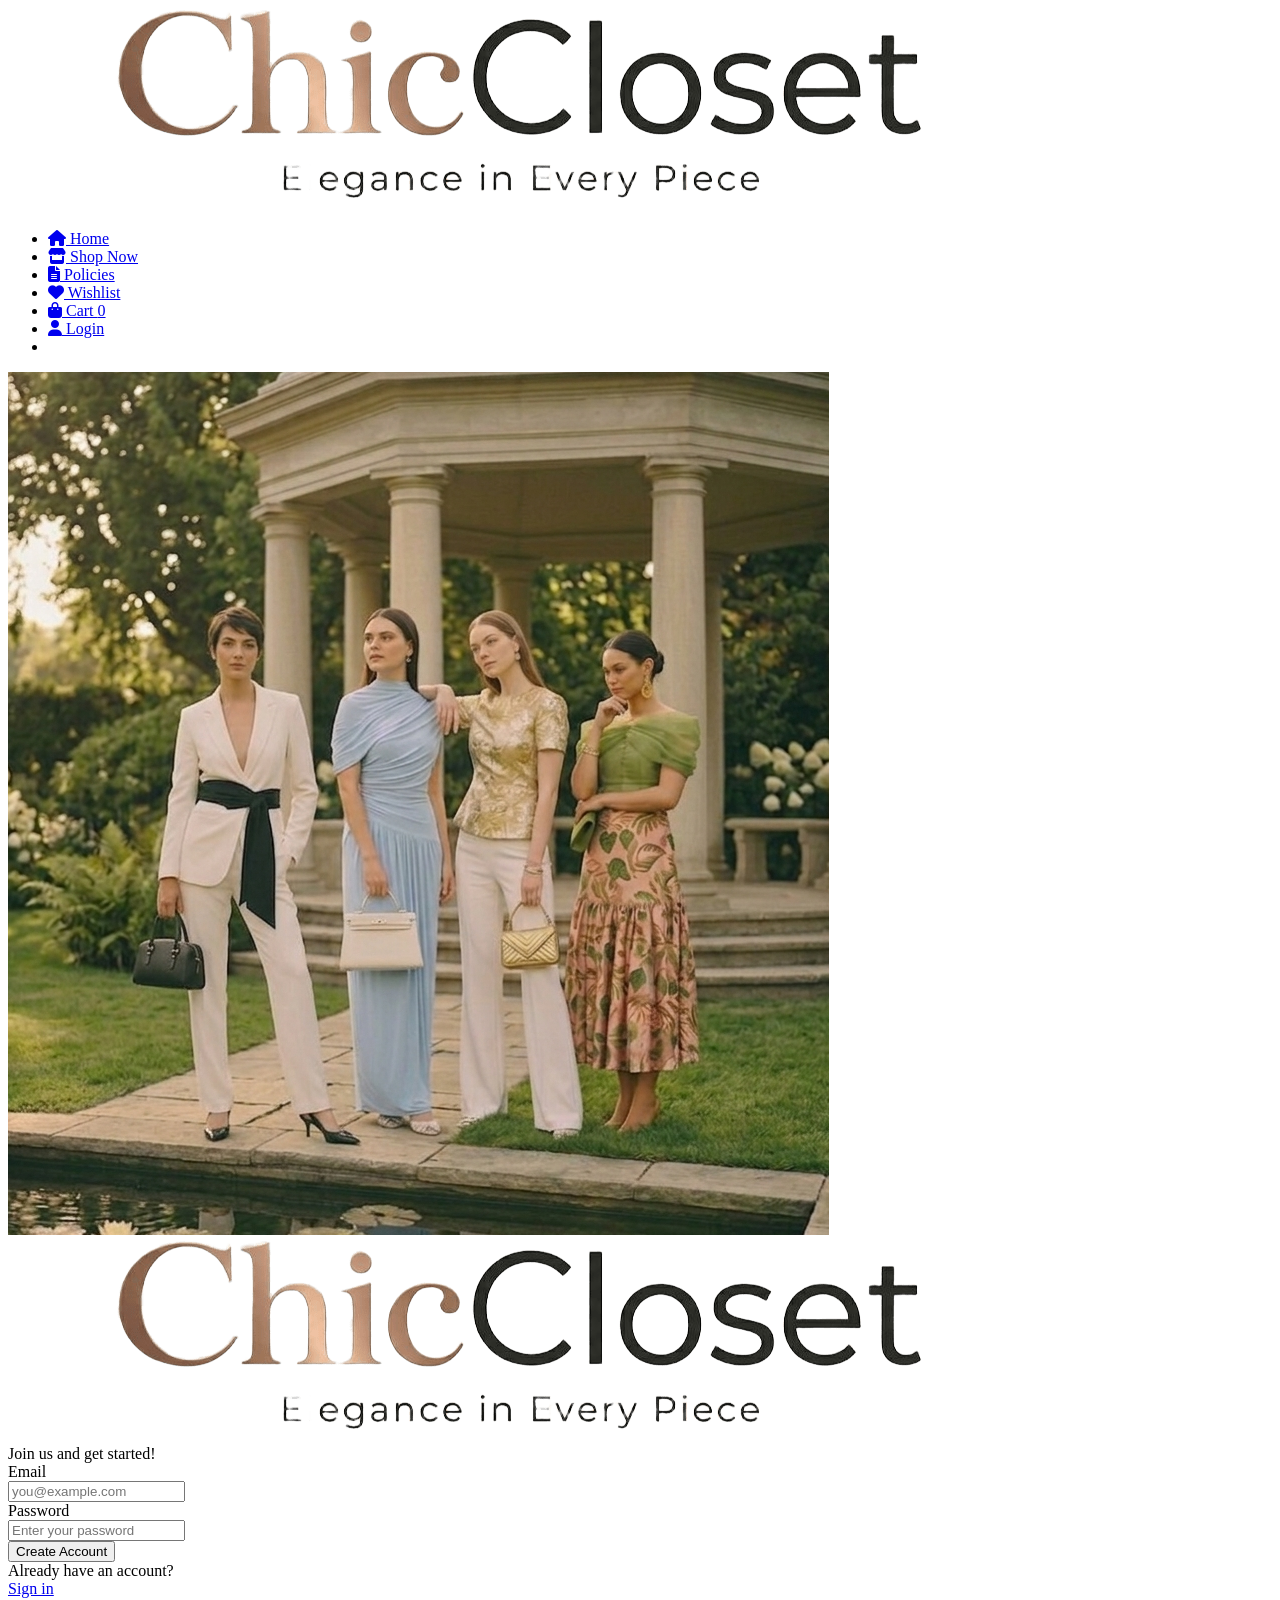
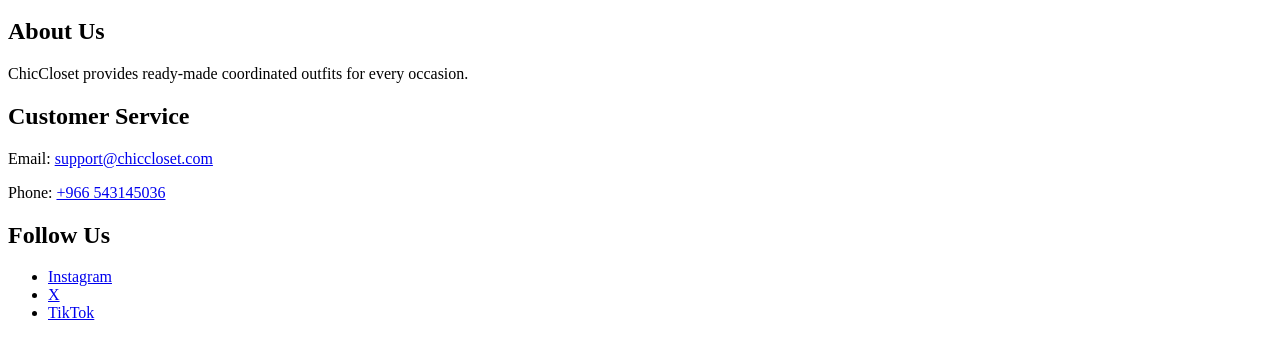
<file: create_account.html>
<!DOCTYPE html>
<html lang="en">
<head>
  <meta charset="UTF-8">
  <meta name="viewport" content="width=device-width, initial-scale=1.0">
  <title>Create Account</title>
  <link rel="stylesheet" href="auth.css">
  <link rel="stylesheet" href="https://cdnjs.cloudflare.com/ajax/libs/font-awesome/6.5.1/css/all.min.css">
  <link rel="preconnect" href="https://fonts.googleapis.com">
  <link rel="preconnect" href="https://fonts.gstatic.com" crossorigin>
  <link href="https://fonts.googleapis.com/css2?family=Playfair+Display:wght@500;600;700&family=Poppins:wght@300;400;500;600&display=swap" rel="stylesheet">
</head>

<body>

<div class="navbar">
  <a href="index.html" class="nav-logo">
    <img src="images/logo.png" alt="ChicCloset Logo">
  </a>
  <ul class="nav-icons-links">
    <li><a href="index.html"><i class="fa-solid fa-house"></i> Home</a></li>
    <li><a href="index.html#shopNow"><i class="fa-solid fa-store"></i> Shop Now</a></li>
    <li><a href="index.html#policies"><i class="fa-solid fa-file-lines"></i> Policies</a></li>
    <li><a href="favorites_page.html"><i class="fa-solid fa-heart"></i> Wishlist</a></li>
    <li class="cart-item-nav">
      <a href="cart.html" class="cart-link">
        <i class="fa-solid fa-bag-shopping"></i> Cart
        <span id="cart-count">0</span>
      </a>
    </li>
    <li><a href="login.html" id="login-link"><i class="fa-solid fa-user"></i> Login</a></li>
    <li><button id="logout-btn" onclick="logout()">Logout</button></li>
  </ul>
</div>

<div class="container">

  <div class="image-container">
    <img src="images/login.png" alt="Background Image" class="background-image">
  </div>

    <div class="box">
     <a href="index.html">
      <img src="images/logo.png" class="logo" alt="ChicCloset Logo">
    </a>
      <div class="title">Join us and get started!</div>

      <!-- FORM (Create Account)-->
      <form id="registerForm">

           <!-- (1) EMAIL PART-->
          <div class="field">
            <label for="email">Email</label>
            <div class="inputs">
              <input id="email" type="email" placeholder="you@example.com">
              <button type="button" class="icon-btn clear-btn-e" onclick="clearEmail()">✖</button>
            </div>
            <!--ERROR PART FOR EMAIL-->
            <div class="error-msg" id="emailError"></div>
          </div>

           <!-- (2) PASSWORD PART-->
          <div class="field">
            <label for="password">Password</label>
            <div class="inputs">
              <input id="password" type="password" placeholder="Enter your password">
              <button type="button" class="icon-btn hide-btn-p" onclick="hidePass()">👁</button>
              <button type="button" class="icon-btn clear-btn-p" onclick="clearPass()">✖</button>
            </div>
            <!-- ERROR PART FOR PASS-->
            <div class="error-msg" id="passwordError"></div>
          </div>

            <!-- BUTTON OF CREATION-->
          <button type="button" class="btn-main" onclick="register()">Create Account</button>
        </form>

        <!-- ANOTHER OPTIONs-->
        <div class="small-text">Already have an account?</div>
        <a href="login.html" class="btn-secondary">Sign in</a>
      </div>
</div>
<footer class="footer">
  <div class="footer-section">
    <h2>About Us</h2>
    <p>ChicCloset provides ready-made coordinated outfits for every occasion.</p>
  </div>

  <div class="footer-section">
    <h2>Customer Service</h2>
    <p>Email: <a href="mailto:support@chiccloset.com">support@chiccloset.com</a></p>
    <p>Phone: <a href="tel:+9665XXXXXXXX">+966 543145036</a></p>
  </div>

  <div class="footer-section">
    <h2>Follow Us</h2>
    <ul>
      <li><a href="https://www.instagram.com/chiccloset_0166">Instagram</a></li>
      <li><a href="https://x.com/ChicClosethrcp">X</a></li>
      <li><a href="https://www.tiktok.com/@chiccloset448">TikTok</a></li>
    </ul>
  </div>
</footer>

  <!-- last of the Body js-->
  <script src="auth.js" defer></script>

</body>
</html>
</file>
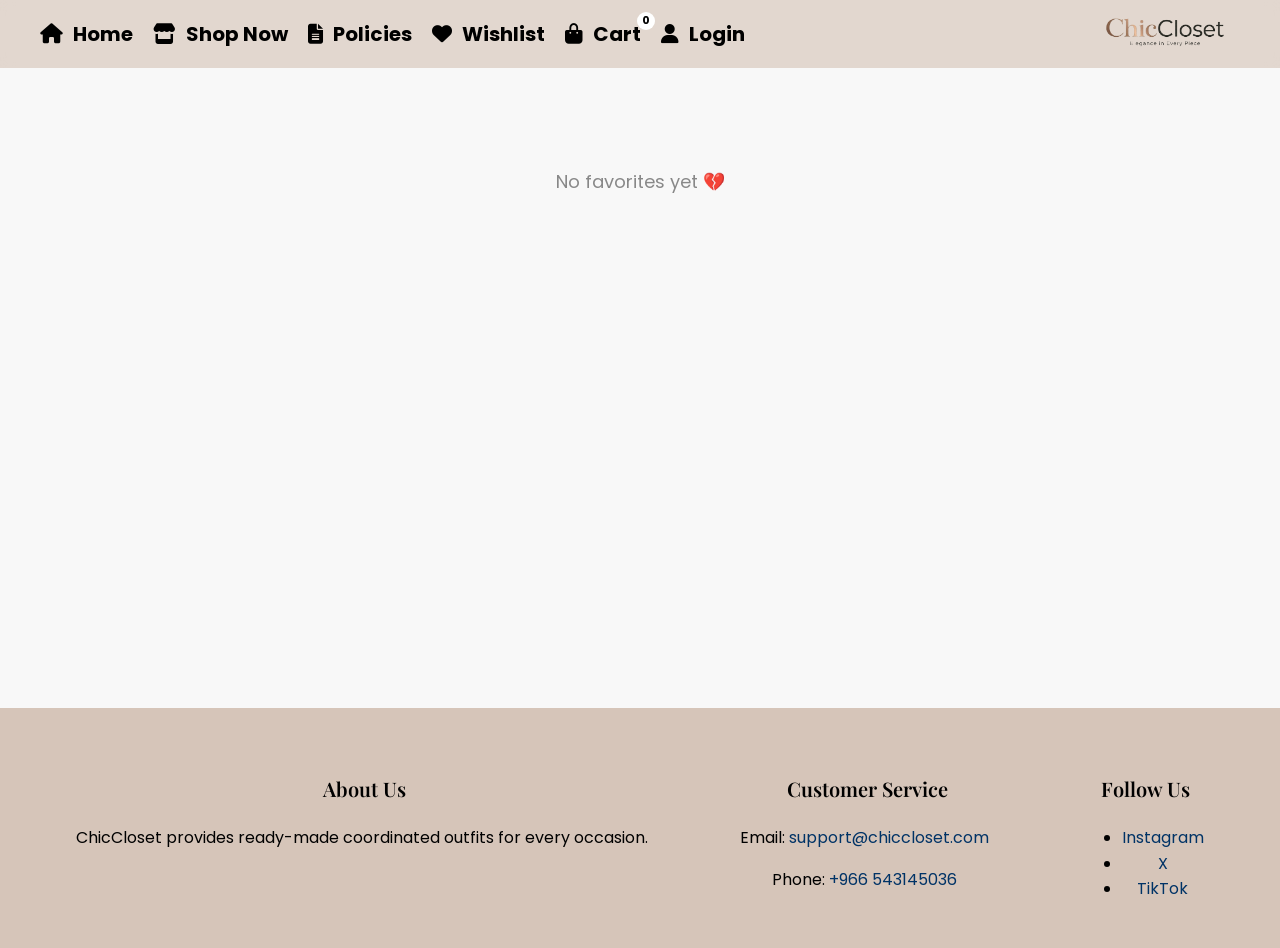
<file: favorites_page.html>
<!DOCTYPE html>
<html lang="en">
<head>
  <meta charset="UTF-8">
  <meta name="viewport" content="width=device-width, initial-scale=1.0" />
  <title>Favorites</title>
  <link rel="stylesheet" href="style.css">
  <link rel="stylesheet" href="https://cdnjs.cloudflare.com/ajax/libs/font-awesome/6.5.1/css/all.min.css">
  <link rel="preconnect" href="https://fonts.googleapis.com">
<link rel="preconnect" href="https://fonts.gstatic.com" crossorigin>
<link href="https://fonts.googleapis.com/css2?family=Playfair+Display:wght@500;600;700&family=Poppins:wght@300;400;500;600&display=swap" rel="stylesheet">

</head>

<body>
<div class="navbar">
  <a href="index.html" class="logo">
    <img src="images/logo.png" alt="ChicCloset Logo">
  </a>
  <ul class="nav-icons-links">
    <li><a href="index.html"><i class="fa-solid fa-house"></i> Home</a></li>
    <li><a href="index.html#shopNow"><i class="fa-solid fa-store"></i> Shop Now</a></li>
    <li><a href="index.html#policies"><i class="fa-solid fa-file-lines"></i> Policies</a></li>
    <li><a href="favorites_page.html"><i class="fa-solid fa-heart"></i> Wishlist</a></li>
    <li class="cart-item-nav">
      <a href="cart.html" class="cart-link">
        <i class="fa-solid fa-bag-shopping"></i> Cart
        <span id="cart-count">0</span>
      </a>
    </li>
    <li><a href="login.html" id="login-link"><i class="fa-solid fa-user"></i> Login</a></li>
    <li><button id="logout-btn" onclick="logout()">Logout</button></li>
  </ul>
</div>
<div class="page-title">Your Favorite Outfits ❤️</div>

<div class="wishlist-products" id="favoritesContainer">
  </div>

<footer class="footer">
  <div class="footer-section">
    <h2>About Us</h2>
    <p>ChicCloset provides ready-made coordinated outfits for every occasion.</p>
  </div>

  <div class="footer-section">
    <h2>Customer Service</h2>
    <p>Email: <a href="mailto:support@chiccloset.com">support@chiccloset.com</a></p>
    <p>Phone: <a href="tel:+9665XXXXXXXX">+966 543145036</a></p>
  </div>

  <div class="footer-section">
    <h2>Follow Us</h2>
    <ul>
      <li><a href="https://www.instagram.com/chiccloset_0166">Instagram</a></li>
      <li><a href="https://x.com/ChicClosethrcp">X</a></li>
      <li><a href="https://www.tiktok.com/@chiccloset448">TikTok</a></li>
    </ul>
  </div>
</footer>

<script>
  // ================== Navbar ==================

// Update the navbar based on the login status
function updateNavbar() {

  // Retrieve the currently logged-in user from localStorage
  const user = JSON.parse(localStorage.getItem("currentUser"));

  // Select the login link and logout button from the page
  const loginLink = document.getElementById("login-link");
  const logoutBtn = document.getElementById("logout-btn");

  // If a user is logged in
  if (user) {

    // Extract the username from the email (text before @)
    const username = user.email.split("@")[0];

    // Replace the Login text with the username and user icon
    loginLink.innerHTML = `
      <i class="fa-solid fa-user"></i> ${username}
    `;

    // Go to profile page
    loginLink.href = "profile.html";

    // Show the logout button
    logoutBtn.style.display = "block";

  } else {

    // If no user is logged in, show the default Login text
    loginLink.innerHTML = `
      <i class="fa-solid fa-user"></i> Login
    `;

    // Go to login page
    loginLink.href = "login.html";

    // Hide the logout button
    logoutBtn.style.display = "none";
  }
}

// Run the navbar update immediately when the page loads
updateNavbar();


// Log out the current user
function logout() {

  localStorage.removeItem("currentUser");

  alert("Logged out!");

  // Redirect the user to the home page
  window.location.href = "home.html";
}

// ===== Retrieve favorites from localStorage or create an empty array =====
let favorites = JSON.parse(localStorage.getItem("favorites")) || [];

// ===== Select the container where favorite products will be displayed =====
const container = document.getElementById("favoritesContainer");

// ===== Select the page title =====
const pageTitle = document.querySelector(".page-title");

// ===== Function to display favorite products on the page =====
function displayFavorites() {

  // Clear previous content before re-rendering
  container.innerHTML = "";

  // If there are no favorites
  if (favorites.length === 0) {

    // Hide the title
    pageTitle.style.display = "none";

    // Show empty message
    container.innerHTML = `<p class="empty">No favorites yet 💔</p>`;
    return;
  }

  // If there are favorite products, show the title
  pageTitle.style.display = "block";

  // Loop through each favorite product and display it
  favorites.forEach((product, index) => {

    // Add one product card to the container
    container.innerHTML += `
      <div class="card">

        <!-- Link to the product details page -->
        <a href="${product.page}">
          <img src="${product.image}" alt="${product.name}">
        </a>

        <!-- Product name -->
        <div class="card-name">${product.name}</div>

        <!-- Product price -->
        <div class="card-price">${product.price} SAR</div>

        <!-- Container for action buttons -->
        <div class="wishlist-buttons">

          <!-- Add to Cart button -->
          <a href="${product.page}" class="add-cart-btn">
            Add to Cart
          </a>

          <!-- Remove button -->
          <button class="remove-btn" onclick="removeFavorite(${index})">
            Remove
          </button>

        </div>

      </div>
    `;
  });
}


// ===== Function to remove a product from favorites =====
function removeFavorite(index) {

  // Remove the selected item from the favorites array
  favorites.splice(index, 1);

  // Save the updated favorites array to localStorage
  localStorage.setItem("favorites", JSON.stringify(favorites));

  // Re-display the updated favorites list
  displayFavorites();
}


// ===== Run display function only if the container exists =====
if (container) {
  displayFavorites();
}


// ================== Cart Count ==================

// Update the number shown on the cart icon in the navbar
function updateCartCount() {

  // Get the currently logged-in user
  const user = JSON.parse(localStorage.getItem("currentUser"));

  // Create an empty cart array
  let cart = [];

  // Load the user's cart if they are logged in
  if (user) {
    cart = JSON.parse(localStorage.getItem("cart_" + user.email)) || [];
  }

  // Calculate the total quantity of all cart items
  let totalQty = 0;

  cart.forEach(item => {
    totalQty += Number(item.quantity);
  });

  // Select the cart count element
  let count = document.getElementById("cart-count");

  // Update the displayed cart count if the element exists
  if (count) {
    count.textContent = totalQty;
  }
}

// Run the cart count update when the page loads
updateCartCount();

</script>
</body>
</html>
</file>
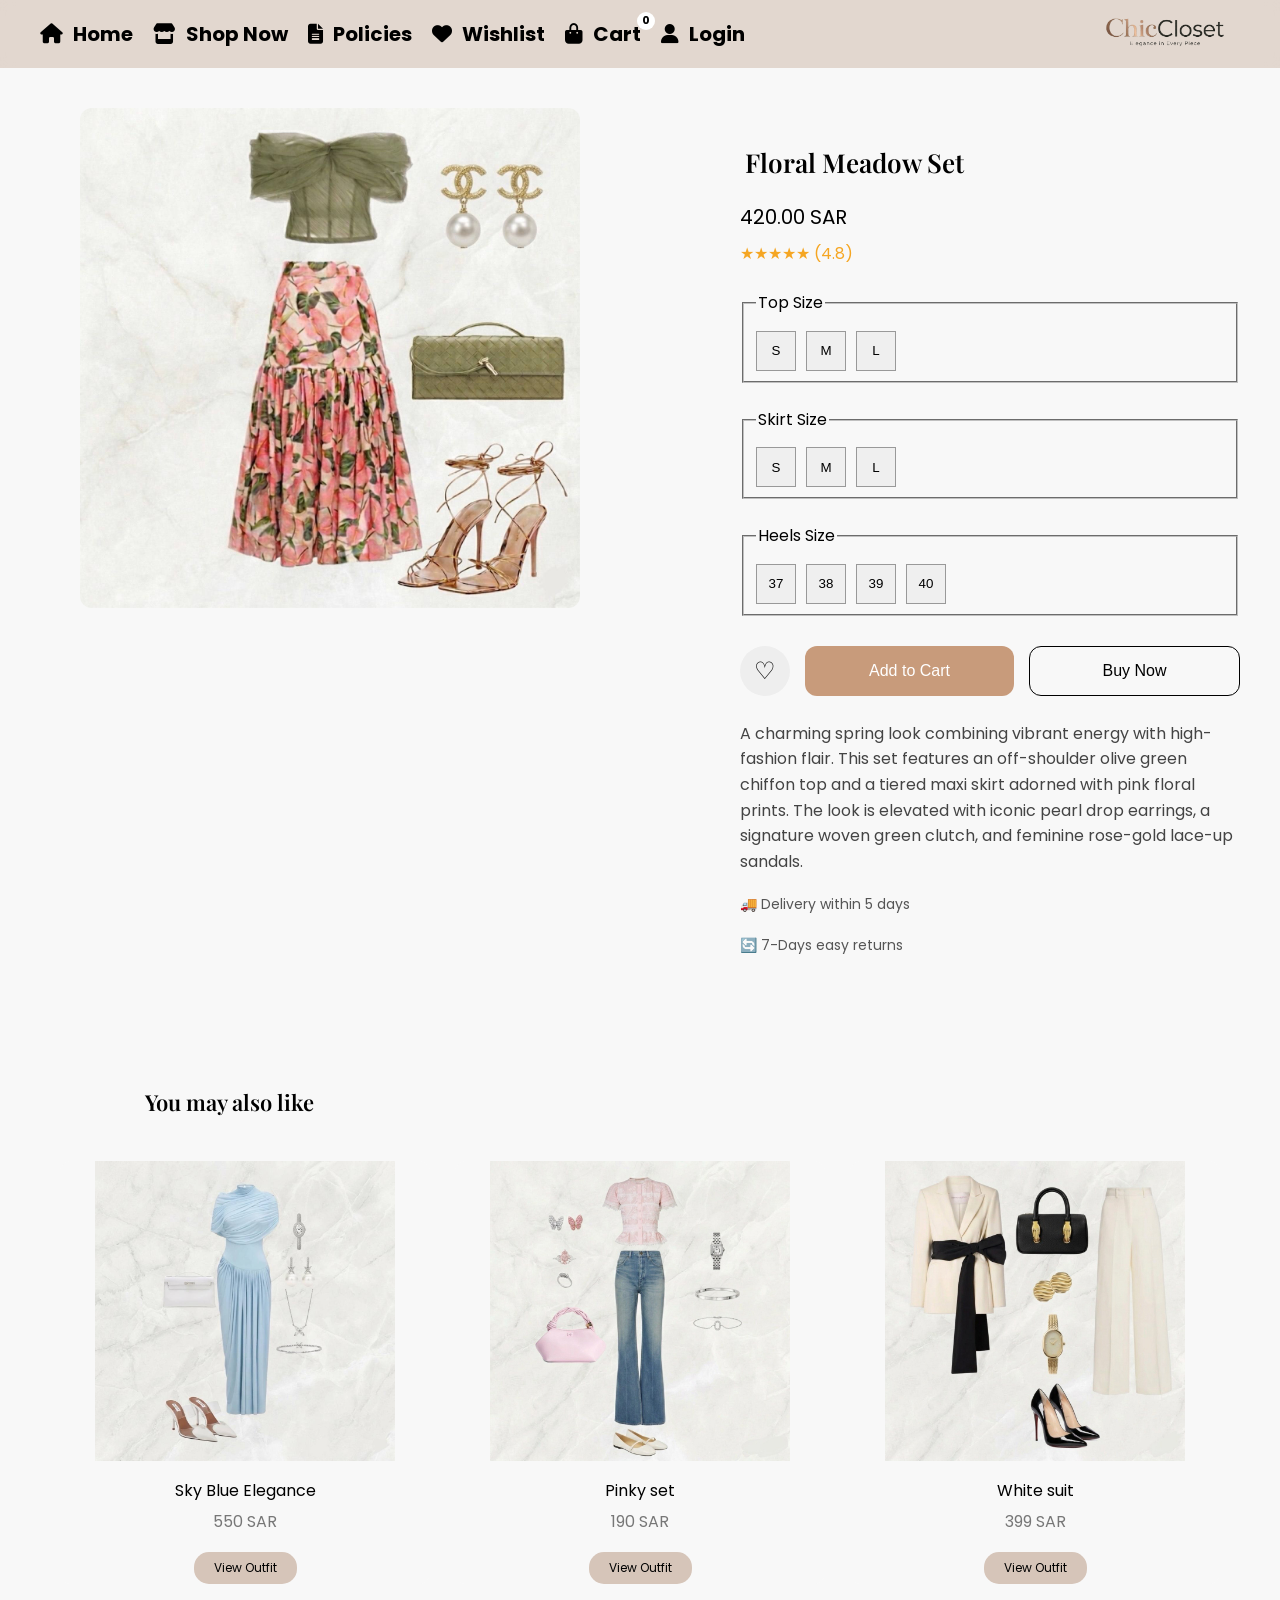
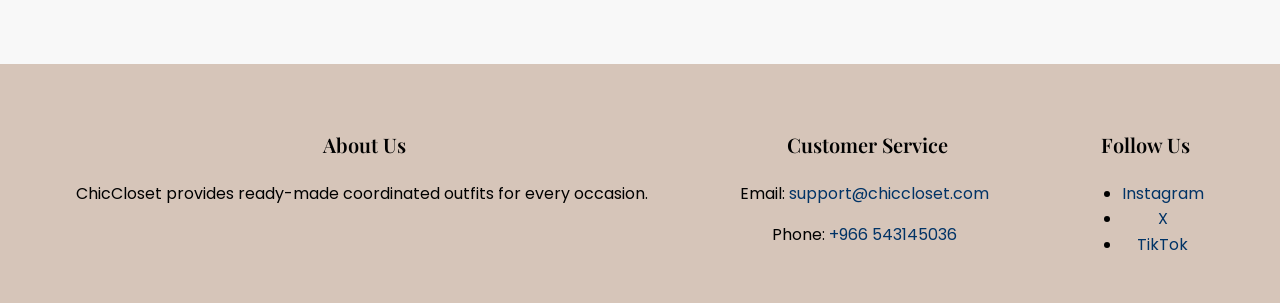
<file: floral_meadow_set.html>
<!DOCTYPE html>
<html lang="en">
<head>
  <meta charset="UTF-8">
  <meta name="viewport" content="width=device-width, initial-scale=1.0" />
  <title>Floral Meadow Set - ChicCloset</title>
  <link rel="stylesheet" href="style.css">
  <link rel="stylesheet" href="https://cdnjs.cloudflare.com/ajax/libs/font-awesome/6.5.1/css/all.min.css">
  <link rel="preconnect" href="https://fonts.googleapis.com">
  <link rel="preconnect" href="https://fonts.gstatic.com" crossorigin>
  <link href="https://fonts.googleapis.com/css2?family=Playfair+Display:wght@500;600;700&family=Poppins:wght@300;400;500;600&display=swap" rel="stylesheet">
</head>

<body
data-name="Floral Meadow Set"
data-price="420"
data-image="images/floral_set.jpg"
data-page="floral_meadow_set.html">

<div class="navbar">
  <a href="index.html" class="logo">
    <img src="images/logo.png" alt="ChicCloset Logo">
  </a>
  <ul class="nav-icons-links">
    <li><a href="index.html"><i class="fa-solid fa-house"></i> Home</a></li>
    <li><a href="index.html#shopNow"><i class="fa-solid fa-store"></i> Shop Now</a></li>
    <li><a href="index.html#policies"><i class="fa-solid fa-file-lines"></i> Policies</a></li>
    <li><a href="favorites_page.html"><i class="fa-solid fa-heart"></i> Wishlist</a></li>
    <li class="cart-item-nav">
      <a href="cart.html" class="cart-link">
        <i class="fa-solid fa-bag-shopping"></i> Cart
        <span id="cart-count">0</span>
      </a>
    </li>
    <li><a href="login.html" id="login-link"><i class="fa-solid fa-user"></i> Login</a></li>
    <li><button id="logout-btn" onclick="logout()">Logout</button></li>
  </ul>
</div>

<main id="mainContent" class="container">
  <section class="details">
    <h2 class="title">Floral Meadow Set</h2>
    <div class="price">420.00 SAR</div>

    <div class="rating" aria-label="Rating 4.8 out of 5 stars">
      ★★★★★ (4.8)
    </div>

    <fieldset class="section">
      <legend>Top Size</legend>
      <div class="sizes" id="topSize">
        <button class="size">S</button>
        <button class="size">M</button>
        <button class="size">L</button>
      </div>
    </fieldset>

    <fieldset class="section">
      <legend>Skirt Size</legend>
      <div class="sizes" id="skirtSize">
        <button class="size">S</button>
        <button class="size">M</button>
        <button class="size">L</button>
      </div>
    </fieldset>

    <fieldset class="section">
      <legend>Heels Size</legend>
      <div class="sizes" id="heelsSize">
        <button class="size">37</button>
        <button class="size">38</button>
        <button class="size">39</button>
        <button class="size">40</button>
      </div>
    </fieldset>

    <div id="message" class="message"></div>
    <div class="buttons">
      <button class="heart-btn" aria-label="Add to wishlist">♡</button>
      <button class="btn add">Add to Cart</button>
      <button class="btn buy">Buy Now</button>
    </div>

    <p class="description">
      A charming spring look combining vibrant energy with high-fashion flair. This set features an off-shoulder olive green chiffon top and a tiered maxi skirt adorned with pink floral prints. The look is elevated with iconic pearl drop earrings, a signature woven green clutch, and feminine rose-gold lace-up sandals.
    </p>

    <p class="product-info">🚚 Delivery within 5 days</p>
    <p class="product-info">🔄 7-Days easy returns</p>
  </section>

  <section class="image-section">
    <img src="images/floral_set.jpg" class="product-img"
         alt="Floral skirt with olive green off-shoulder top and gold heels">
  </section>
</main>
<section class="related">
  <h2 class="related-title">You may also like</h2>

  <div class="products-rel">

    <article class="card">
      <a href="sky_blue_set.html">
    <img src="images/sky_blue_set.jpg" alt="Elegant Sky Blue draped dress with silver accessories">
    </a>
      <div class="card-name">Sky Blue Elegance</div>
      <div class="card-price">550 SAR</div>
      <a href="sky_blue_set.html" class="btn-details">View Outfit</a>
    </article>
<article class="card">
       <a href="pinky_set.html">
      <img src="images/pinky_set.jpg" alt="Pink outfit set with lace top">
      </a>
      <div class="card-name">Pinky set</div>
      <div class="card-price">190 SAR</div>
      <a href="pinky_set.html" class="btn-details">View Outfit</a>
    </article>

    <article class="card">
      <a href="white_suit.html">
    <img src="images/white_suit.jpg" alt="White formal suit with blazer">
      </a>
      <div class="card-name">White suit</div>
      <div class="card-price">399 SAR</div>
      <a href="white_suit.html" class="btn-details">View Outfit</a>
    </article>

  </div>
</section>

<footer class="footer">
  <div class="footer-section">
    <h2>About Us</h2>
    <p>ChicCloset provides ready-made coordinated outfits for every occasion.</p>
  </div>

  <div class="footer-section">
    <h2>Customer Service</h2>
    <p>Email: <a href="mailto:support@chiccloset.com">support@chiccloset.com</a></p>
    <p>Phone: <a href="tel:+9665XXXXXXXX">+966 543145036</a></p>
  </div>

  <div class="footer-section">
    <h2>Follow Us</h2>
    <ul>
      <li><a href="https://www.instagram.com/chiccloset_0166">Instagram</a></li>
      <li><a href="https://x.com/ChicClosethrcp">X</a></li>
      <li><a href="https://www.tiktok.com/@chiccloset448">TikTok</a></li>
    </ul>
  </div>
</footer>

<script>
   // ================== Navbar ==================

  // Update the navbar based on the login status
function updateNavbar() {

  // Retrieve the currently logged-in user from localStorage
  const user = JSON.parse(localStorage.getItem("currentUser"));

  // Select the login link and logout button from the page
  const loginLink = document.getElementById("login-link");
  const logoutBtn = document.getElementById("logout-btn");

  // If a user is logged in
  if (user) {

    // Extract the username from the email (text before @)
    const username = user.email.split("@")[0];

    // Replace the Login text with the username and user icon
    loginLink.innerHTML = `
      <i class="fa-solid fa-user"></i> ${username}
    `;

    // Go to profile page
    loginLink.href = "profile.html";

    // Show the logout button
    logoutBtn.style.display = "block";

  } else {

    // If no user is logged in, show the default Login text
    loginLink.innerHTML = `
      <i class="fa-solid fa-user"></i> Login
    `;

    // Go to login page
    loginLink.href = "login.html";

    // Hide the logout button
    logoutBtn.style.display = "none";
  }
}

// Run the navbar update immediately when the page loads
updateNavbar();


// Log out the current user
function logout() {

  localStorage.removeItem("currentUser");

  alert("Logged out!");

  // Redirect the user to the home page
  window.location.href = "home.html";
}


  // Update cart item count in navbar
  function updateCartCount() {

    // Get current logged-in user
    const user = JSON.parse(localStorage.getItem("currentUser"));

    // Initialize empty cart array
    let cart = [];

    // Load user's cart if logged in
    if (user) {
      cart = JSON.parse(localStorage.getItem("cart_" + user.email)) || [];
    }

    // Calculate total quantity of all products in cart
    let totalQty = 0;

    cart.forEach(item => {
      totalQty += item.quantity;
    });

    // Select cart count element
    let count = document.getElementById("cart-count");

    // Update displayed cart count
    if (count) {
      count.textContent = totalQty;
    }
  }
</script>
<script src="products.js"></script>
</body>
</html>
</file>
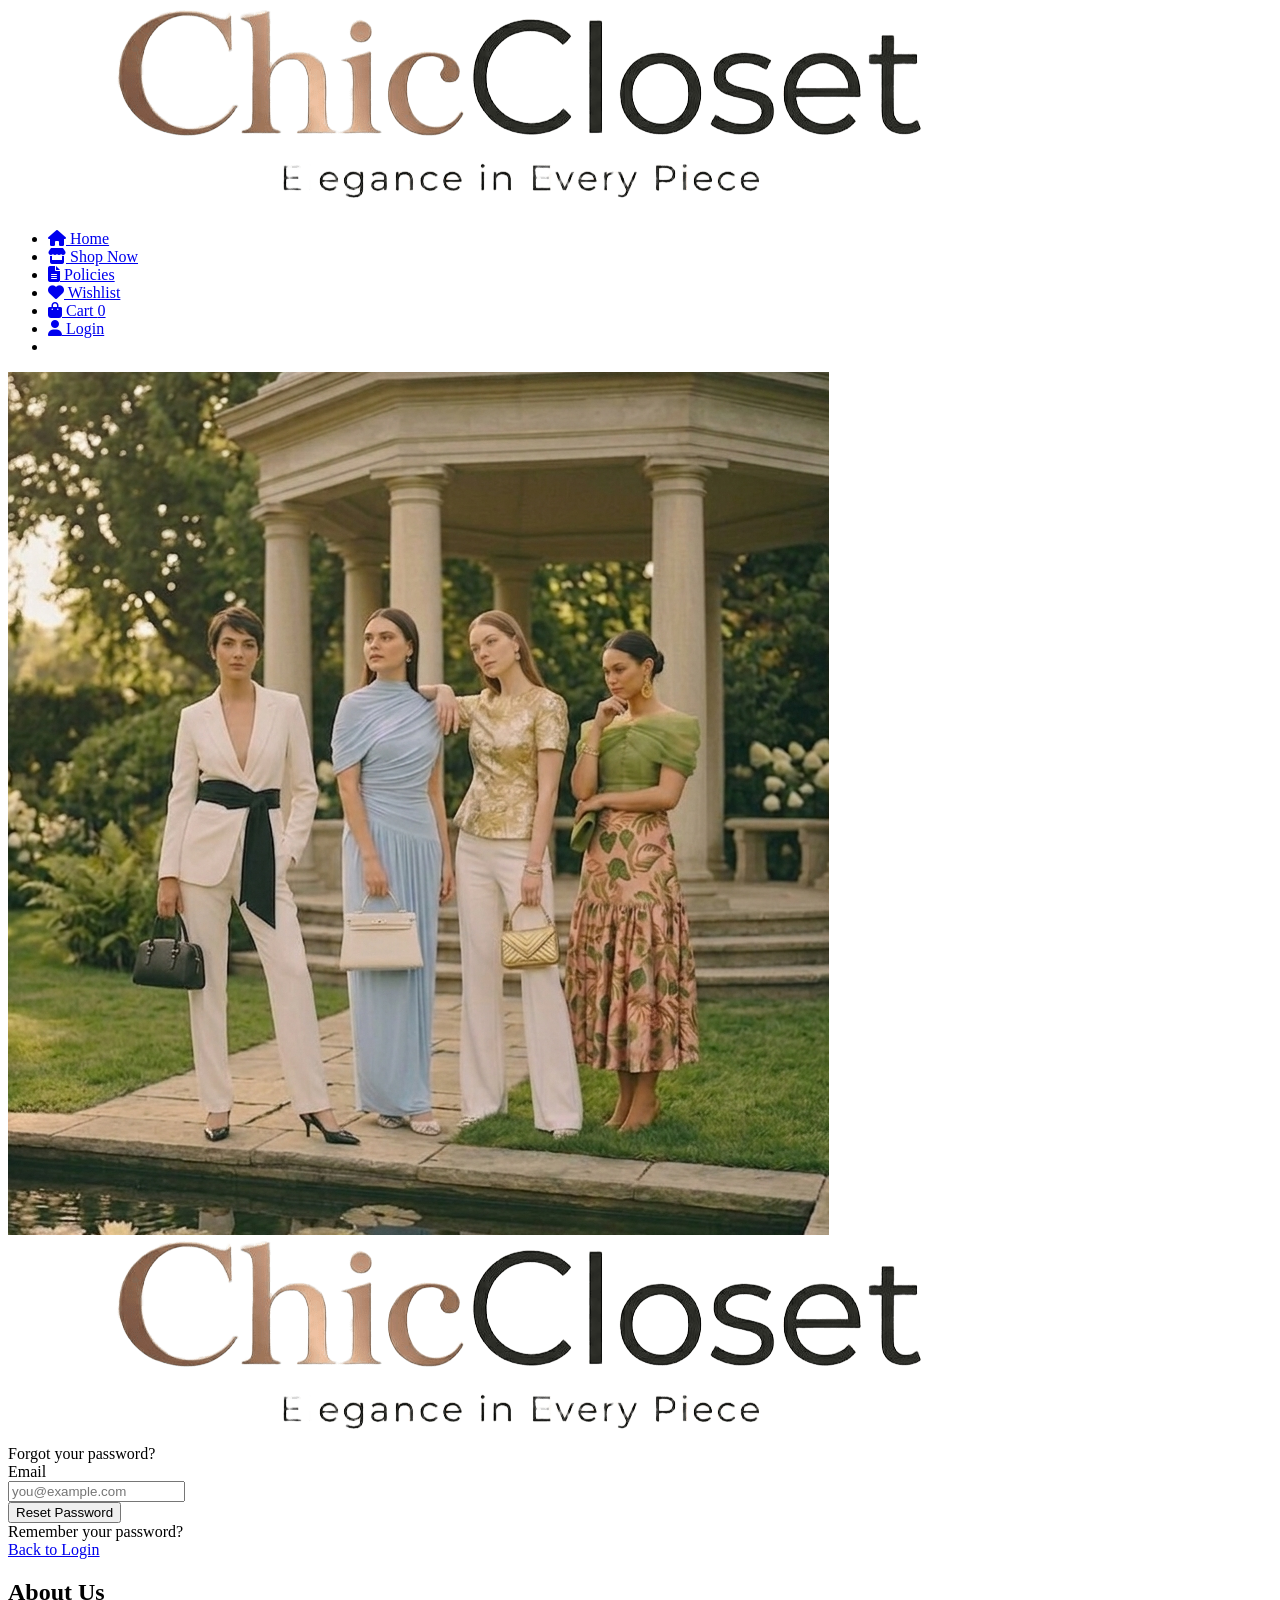
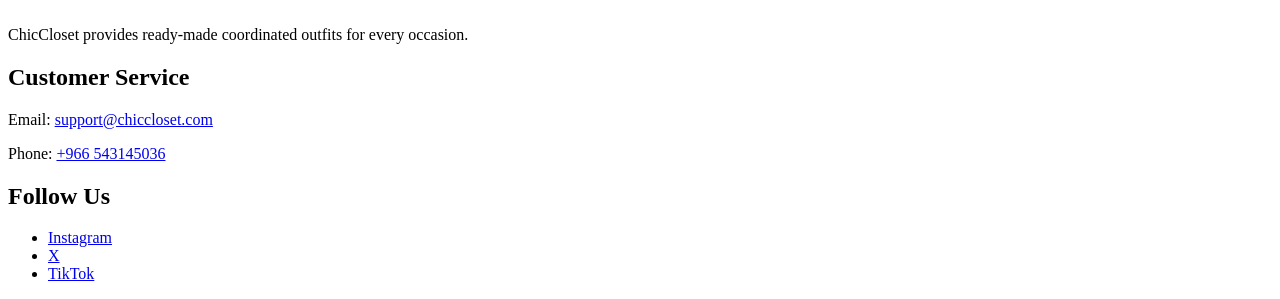
<file: forgot_password.html>
<!DOCTYPE html>
<html lang="en">
<head>
  <meta charset="UTF-8">
  <meta name="viewport" content="width=device-width, initial-scale=1.0">
  <title>Forgot Password</title>
  <link rel="stylesheet" href="auth.css">
  <link rel="stylesheet" href="https://cdnjs.cloudflare.com/ajax/libs/font-awesome/6.5.1/css/all.min.css">
  <link rel="preconnect" href="https://fonts.googleapis.com">
  <link rel="preconnect" href="https://fonts.gstatic.com" crossorigin>
  <link href="https://fonts.googleapis.com/css2?family=Playfair+Display:wght@500;600;700&family=Poppins:wght@300;400;500;600&display=swap" rel="stylesheet">
</head>
<body>

<div class="navbar">
  <a href="index.html" class="nav-logo">
    <img src="images/logo.png" alt="ChicCloset Logo">
  </a>
  <ul class="nav-icons-links">
    <li><a href="index.html"><i class="fa-solid fa-house"></i> Home</a></li>
    <li><a href="index.html#shopNow"><i class="fa-solid fa-store"></i> Shop Now</a></li>
    <li><a href="index.html#policies"><i class="fa-solid fa-file-lines"></i> Policies</a></li>
    <li><a href="favorites_page.html"><i class="fa-solid fa-heart"></i> Wishlist</a></li>
    <li class="cart-item-nav">
      <a href="cart.html" class="cart-link">
        <i class="fa-solid fa-bag-shopping"></i> Cart
        <span id="cart-count">0</span>
      </a>
    </li>
    <li><a href="login.html" id="login-link"><i class="fa-solid fa-user"></i> Login</a></li>
    <li><button id="logout-btn" onclick="logout()">Logout</button></li>
  </ul>
</div>

<div class="container">
  <div class="image-container">
        <img src="images/login.png" alt="Background Image" class="background-image">
  </div>
  <div class="box">
    <a href="index.html">
    <img src="images/logo.png" class="logo" alt="ChicCloset Logo">
  </a>
    <div class="title">Forgot your password?</div>

    <!-- FORM (RESET)-->
    <form id="resetForm">
      <div class="field">
        <!-- (1) EMAIL TO RESET-->
        <label for="email">Email</label>
        <div class="inputs">
          <input id="email" type="email" placeholder="you@example.com">
          <button type="button" class="icon-btn clear-btn-e" onclick="clearEmail()">✖</button>
        </div>
        <!-- ERROR MESSAGE-->
        <div class="error-msg" id="emailError"></div>
      </div>
      <!-- (2) BUTTON TO RESET-->
      <button type="button" class="btn-main" onclick="resetPassword()">
        Reset Password
      </button>
    </form>

    <!-- ANOTHER OPTIONS-->
    <div class="small-text">Remember your password?</div>
    <a href="login.html" class="btn-secondary">Back to Login</a>
  </div>
</div>
<footer class="footer">
  <div class="footer-section">
    <h2>About Us</h2>
    <p>ChicCloset provides ready-made coordinated outfits for every occasion.</p>
  </div>

  <div class="footer-section">
    <h2>Customer Service</h2>
    <p>Email: <a href="mailto:support@chiccloset.com">support@chiccloset.com</a></p>
    <p>Phone: <a href="tel:+9665XXXXXXXX">+966 543145036</a></p>
  </div>

  <div class="footer-section">
    <h2>Follow Us</h2>
    <ul>
      <li><a href="https://www.instagram.com/chiccloset_0166">Instagram</a></li>
      <li><a href="https://x.com/ChicClosethrcp">X</a></li>
      <li><a href="https://www.tiktok.com/@chiccloset448">TikTok</a></li>
    </ul>
  </div>
</footer>

   <!-- last of the Body js-->
   <script src="auth.js" defer></script>

</body>
</html>
</file>
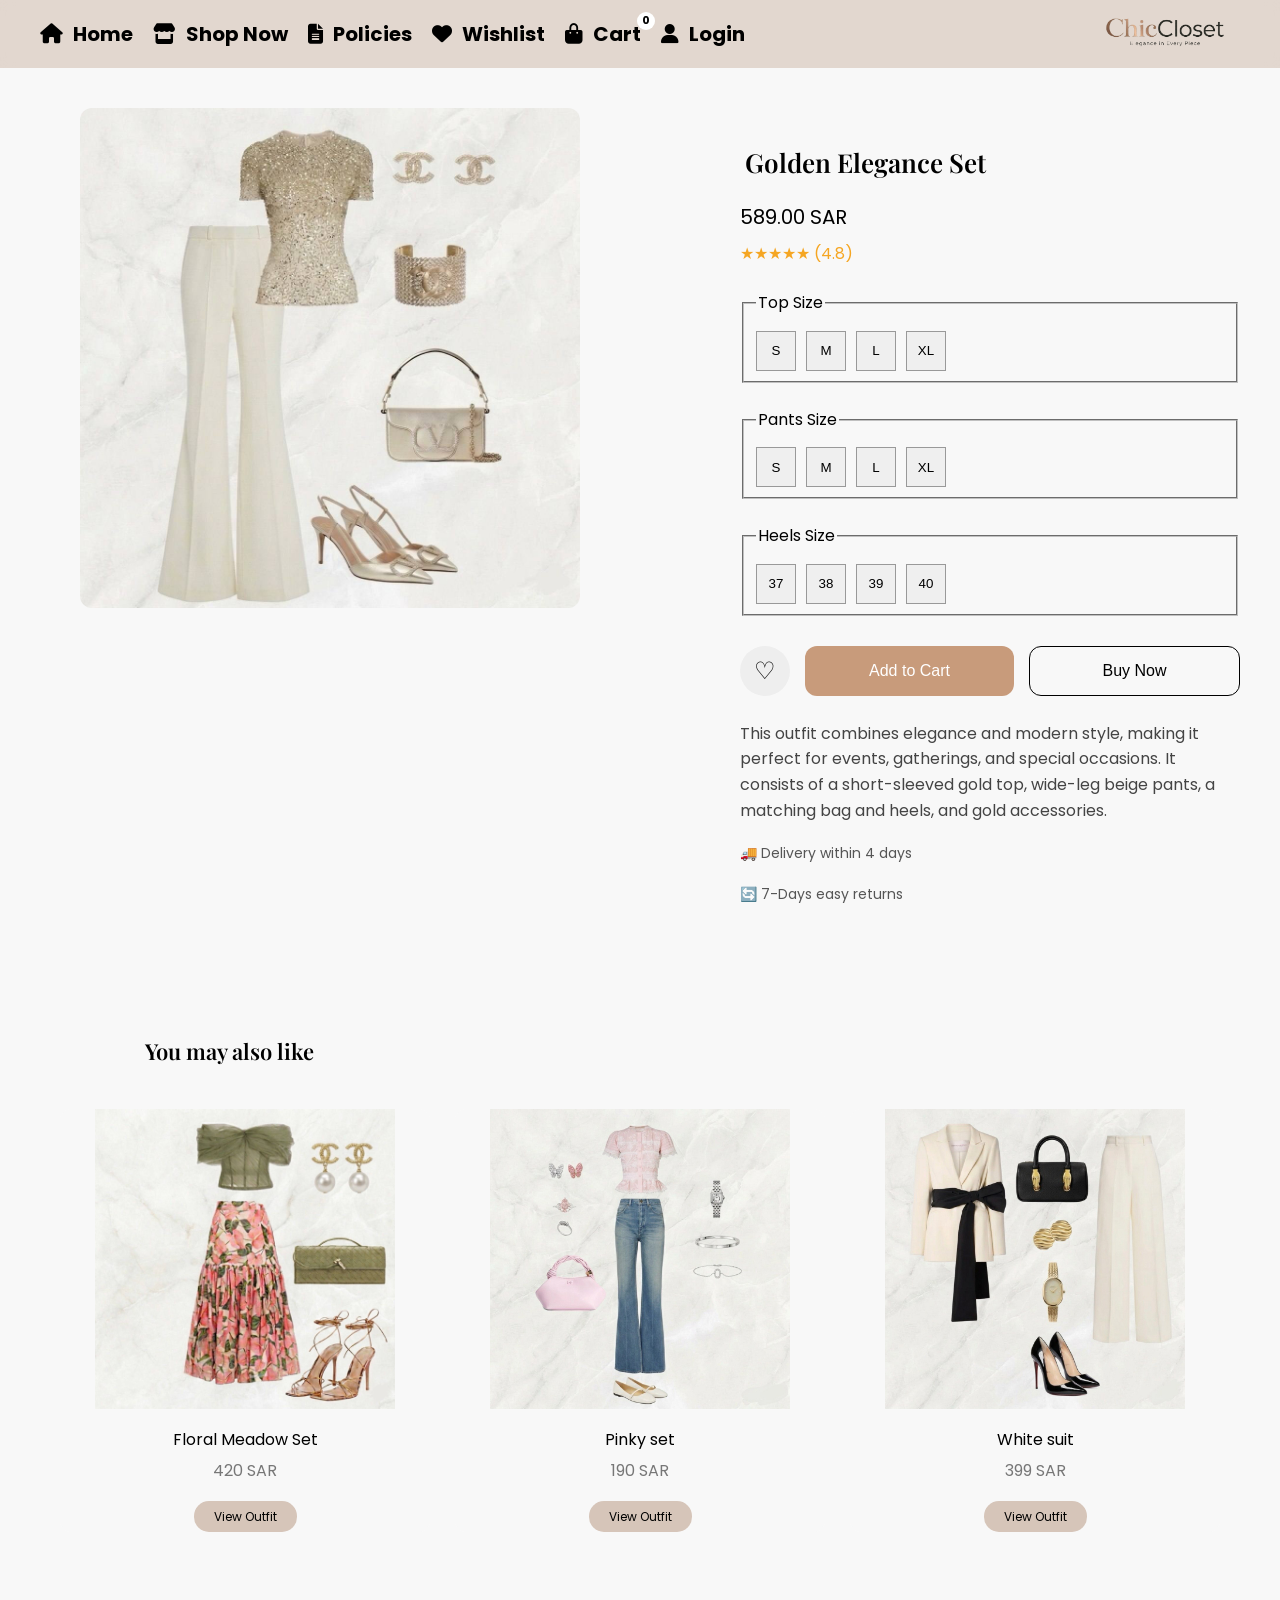
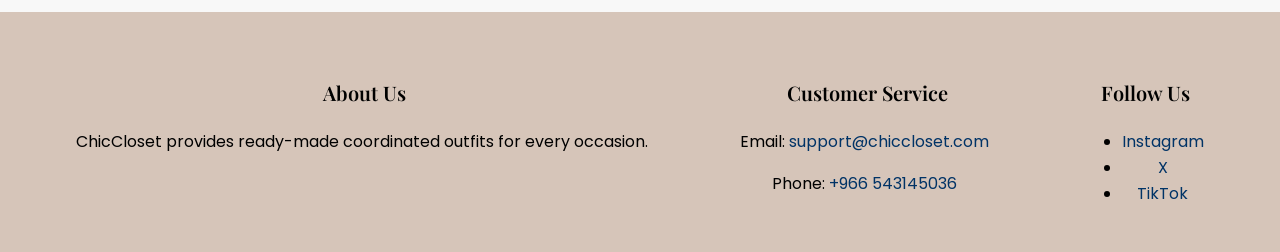
<file: golden_elegance_set.html>
<!DOCTYPE html>
<html lang="en">
<head>
  <meta charset="UTF-8">
  <meta name="viewport" content="width=device-width, initial-scale=1.0" />
  <title>Outfit Details</title>
  <link rel="stylesheet" href="style.css">
  <link rel="stylesheet" href="https://cdnjs.cloudflare.com/ajax/libs/font-awesome/6.5.1/css/all.min.css">
  <link rel="preconnect" href="https://fonts.googleapis.com">
  <link rel="preconnect" href="https://fonts.gstatic.com" crossorigin>
  <link href="https://fonts.googleapis.com/css2?family=Playfair+Display:wght@500;600;700&family=Poppins:wght@300;400;500;600&display=swap" rel="stylesheet">
</head>

<!--
Product information stored in HTML data attributes.
This allows JavaScript to dynamically read product details
and reuse the same script for multiple product pages.
-->

<body
data-name="Golden Elegance Set"
data-price="589"
data-image="images/golden_set.jpg"
data-page="golden_elegance_set.html">

<div class="navbar">
  <a href="index.html" class="logo">
    <img src="images/logo.png" alt="ChicCloset Logo">
  </a>
  <ul class="nav-icons-links">
    <li><a href="index.html"><i class="fa-solid fa-house"></i> Home</a></li>
    <li><a href="index.html#shopNow"><i class="fa-solid fa-store"></i> Shop Now</a></li>
    <li><a href="index.html#policies"><i class="fa-solid fa-file-lines"></i> Policies</a></li>
    <li><a href="favorites_page.html"><i class="fa-solid fa-heart"></i> Wishlist</a></li>
    <li class="cart-item-nav">
      <a href="cart.html" class="cart-link">
        <i class="fa-solid fa-bag-shopping"></i> Cart
        <span id="cart-count">0</span>
      </a>
    </li>
    <li><a href="login.html" id="login-link"><i class="fa-solid fa-user"></i> Login</a></li>
    <li><button id="logout-btn" onclick="logout()">Logout</button></li>
  </ul>
</div>

<main id="mainContent" class="container">

  <section class="details">

    <h2 class="title">Golden Elegance Set</h2>
    <div class="price">589.00 SAR</div>

    <div class="rating" aria-label="Rating 4.8 out of 5 stars">
      ★★★★★ (4.8)
    </div>


    <fieldset class="section">
      <legend>Top Size</legend>
      <div class="sizes" id="topSize">
        <button class="size">S</button>
        <button class="size">M</button>
        <button class="size">L</button>
        <button class="size">XL</button>
      </div>
    </fieldset>


    <fieldset class="section">
      <legend>Pants Size</legend>
      <div class="sizes" id="pantsSize">
        <button class="size">S</button>
        <button class="size">M</button>
        <button class="size">L</button>
        <button class="size">XL</button>
      </div>
    </fieldset>


    <fieldset class="section">
      <legend>Heels Size</legend>
      <div class="sizes" id="heelsSize">
        <button class="size">37</button>
        <button class="size">38</button>
        <button class="size">39</button>
        <button class="size">40</button>
      </div>
    </fieldset>
     <div id="message" class="message"></div>
    <div class="buttons">
      <button class="heart-btn" aria-label="Add to wishlist">
        ♡
      </button>

      <button class="btn add">Add to Cart</button>
      <button class="btn buy">Buy Now</button>
    </div>

    <p class="description">
      This outfit combines elegance and modern style, making it perfect for events, gatherings, and special occasions. It consists of a short-sleeved gold top, wide-leg beige pants, a matching bag and heels, and gold accessories.
    </p>

    <p class="product-info">🚚 Delivery within 4 days</p>
    <p class="product-info">🔄 7-Days easy returns</p>

  </section>

  <section class="image-section">
    <img
      src="images/golden_set.jpg"
      class="product-img"
      alt="Golden outfit set with short-sleeved top and wide-leg pants">
  </section>

</main>

<section class="related">
  <h2 class="related-title">You may also like</h2>

  <div class="products-rel">

    <article class="card">
      <a href="floral_meadow_set.html">
    <img src="images/floral_set.jpg" alt="Floral skirt with olive green off-shoulder top and gold heels">
    </a>
      <div class="card-name">Floral Meadow Set</div>
      <div class="card-price">420 SAR</div>
      <a href="floral_meadow_set.html" class="btn-details">View Outfit</a>
    </article>
<article class="card">
       <a href="pinky_set.html">
      <img src="images/pinky_set.jpg" alt="Pink outfit set with lace top">
      </a>
      <div class="card-name">Pinky set</div>
      <div class="card-price">190 SAR</div>
      <a href="pinky_set.html" class="btn-details">View Outfit</a>
    </article>

    <article class="card">
      <a href="white_suit.html">
    <img src="images/white_suit.jpg" alt="White formal suit with blazer">
      </a>
      <div class="card-name">White suit</div>
      <div class="card-price">399 SAR</div>
      <a href="white_suit.html" class="btn-details">View Outfit</a>
    </article>

  </div>
</section>

<footer class="footer">
  <div class="footer-section">
    <h2>About Us</h2>
    <p>ChicCloset provides ready-made coordinated outfits for every occasion.</p>
  </div>

  <div class="footer-section">
    <h2>Customer Service</h2>
    <p>Email: <a href="mailto:support@chiccloset.com">support@chiccloset.com</a></p>
    <p>Phone: <a href="tel:+9665XXXXXXXX">+966 543145036</a></p>
  </div>

  <div class="footer-section">
    <h2>Follow Us</h2>
    <ul>
      <li><a href="https://www.instagram.com/chiccloset_0166">Instagram</a></li>
      <li><a href="https://x.com/ChicClosethrcp">X</a></li>
      <li><a href="https://www.tiktok.com/@chiccloset448">TikTok</a></li>
    </ul>
  </div>
</footer>

<script>
 // ================== Navbar ==================

  // Update the navbar based on the login status
function updateNavbar() {

  // Retrieve the currently logged-in user from localStorage
  const user = JSON.parse(localStorage.getItem("currentUser"));

  // Select the login link and logout button from the page
  const loginLink = document.getElementById("login-link");
  const logoutBtn = document.getElementById("logout-btn");

  // If a user is logged in
  if (user) {

    // Extract the username from the email (text before @)
    const username = user.email.split("@")[0];

    // Replace the Login text with the username and user icon
    loginLink.innerHTML = `
      <i class="fa-solid fa-user"></i> ${username}
    `;

    // Go to profile page
    loginLink.href = "profile.html";

    // Show the logout button
    logoutBtn.style.display = "block";

  } else {

    // If no user is logged in, show the default Login text
    loginLink.innerHTML = `
      <i class="fa-solid fa-user"></i> Login
    `;

    // Go to login page
    loginLink.href = "login.html";

    // Hide the logout button
    logoutBtn.style.display = "none";
  }
}

// Run the navbar update immediately when the page loads
updateNavbar();


// Log out the current user
function logout() {

  localStorage.removeItem("currentUser");

  alert("Logged out!");

  // Redirect the user to the home page
  window.location.href = "home.html";
}


  // Update cart item count in navbar
  function updateCartCount() {

    // Get current logged-in user
    const user = JSON.parse(localStorage.getItem("currentUser"));

    // Initialize empty cart array
    let cart = [];

    // Load user's cart if logged in
    if (user) {
      cart = JSON.parse(localStorage.getItem("cart_" + user.email)) || [];
    }

    // Calculate total quantity of all products in cart
    let totalQty = 0;

    cart.forEach(item => {
      totalQty += item.quantity;
    });

    // Select cart count element
    let count = document.getElementById("cart-count");

    // Update displayed cart count
    if (count) {
      count.textContent = totalQty;
    }
  }
</script>
<script src="products.js"></script>
</body>
</html>
</file>
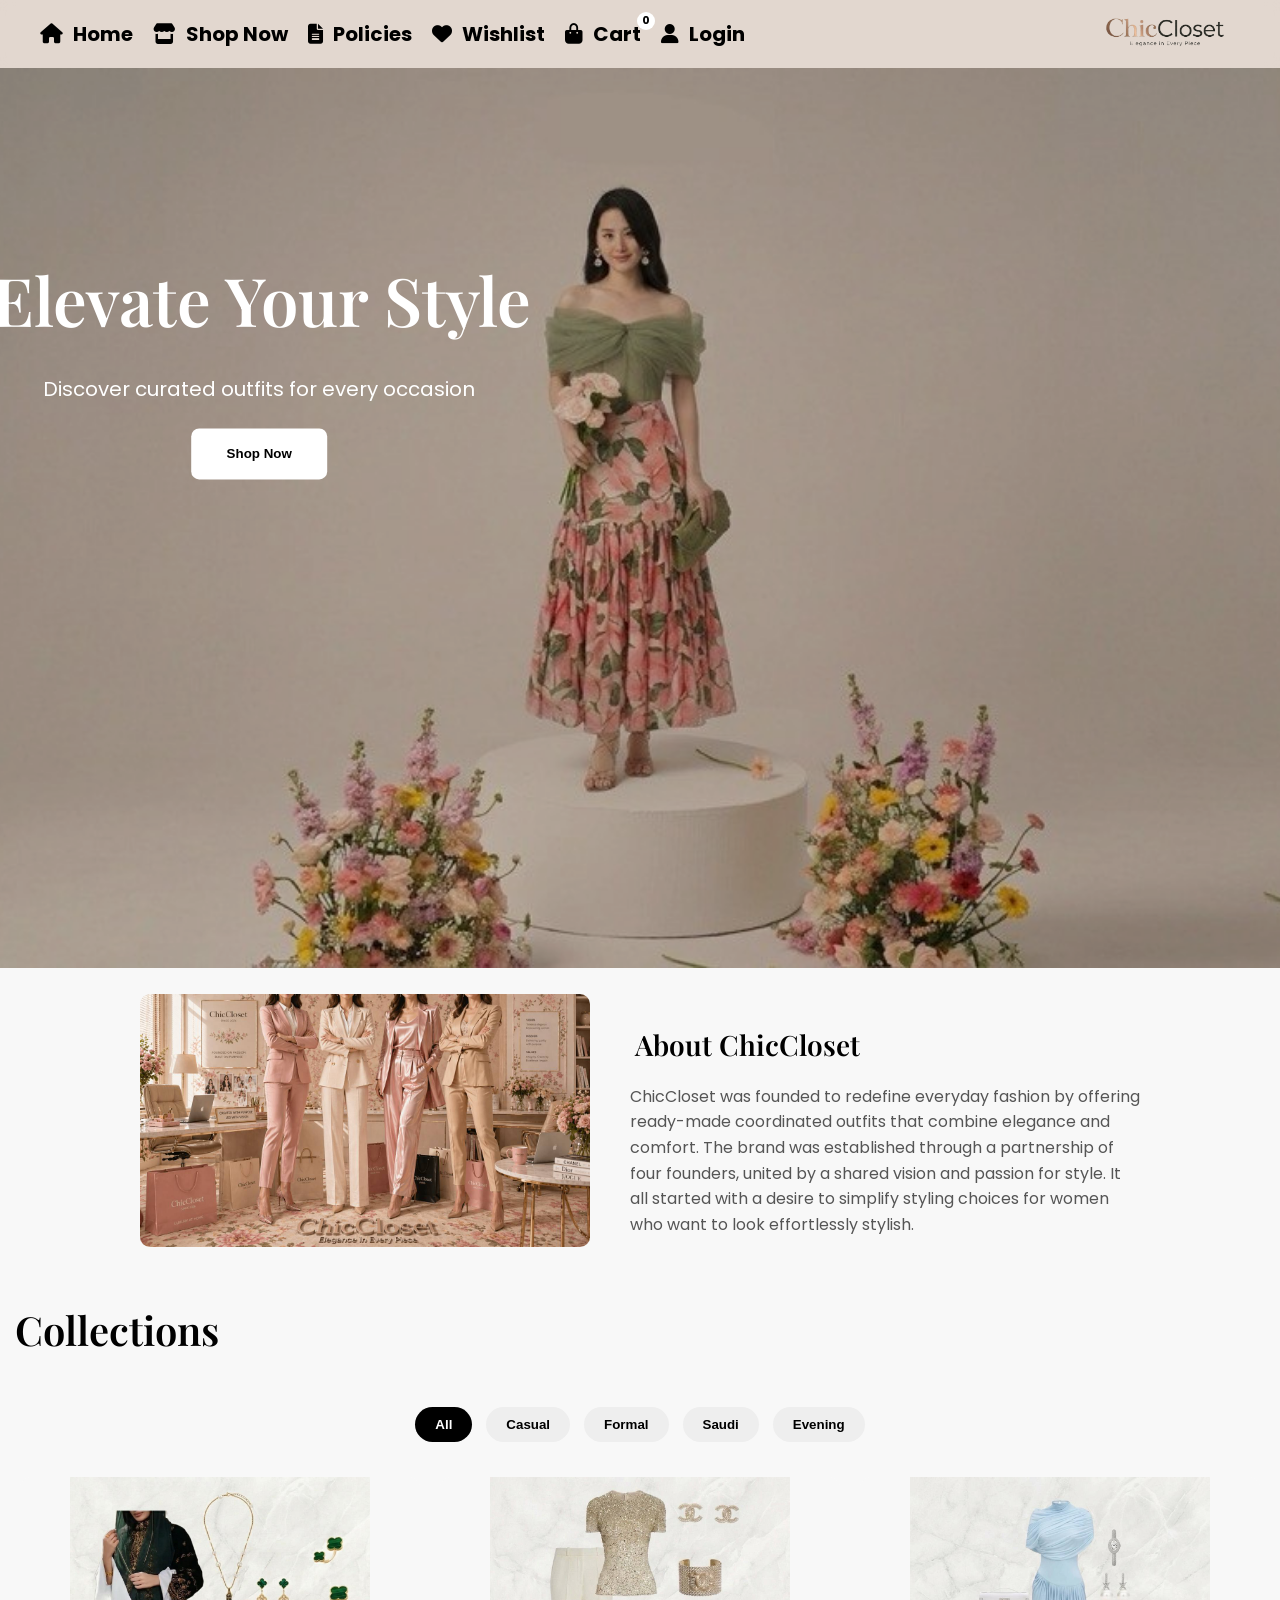
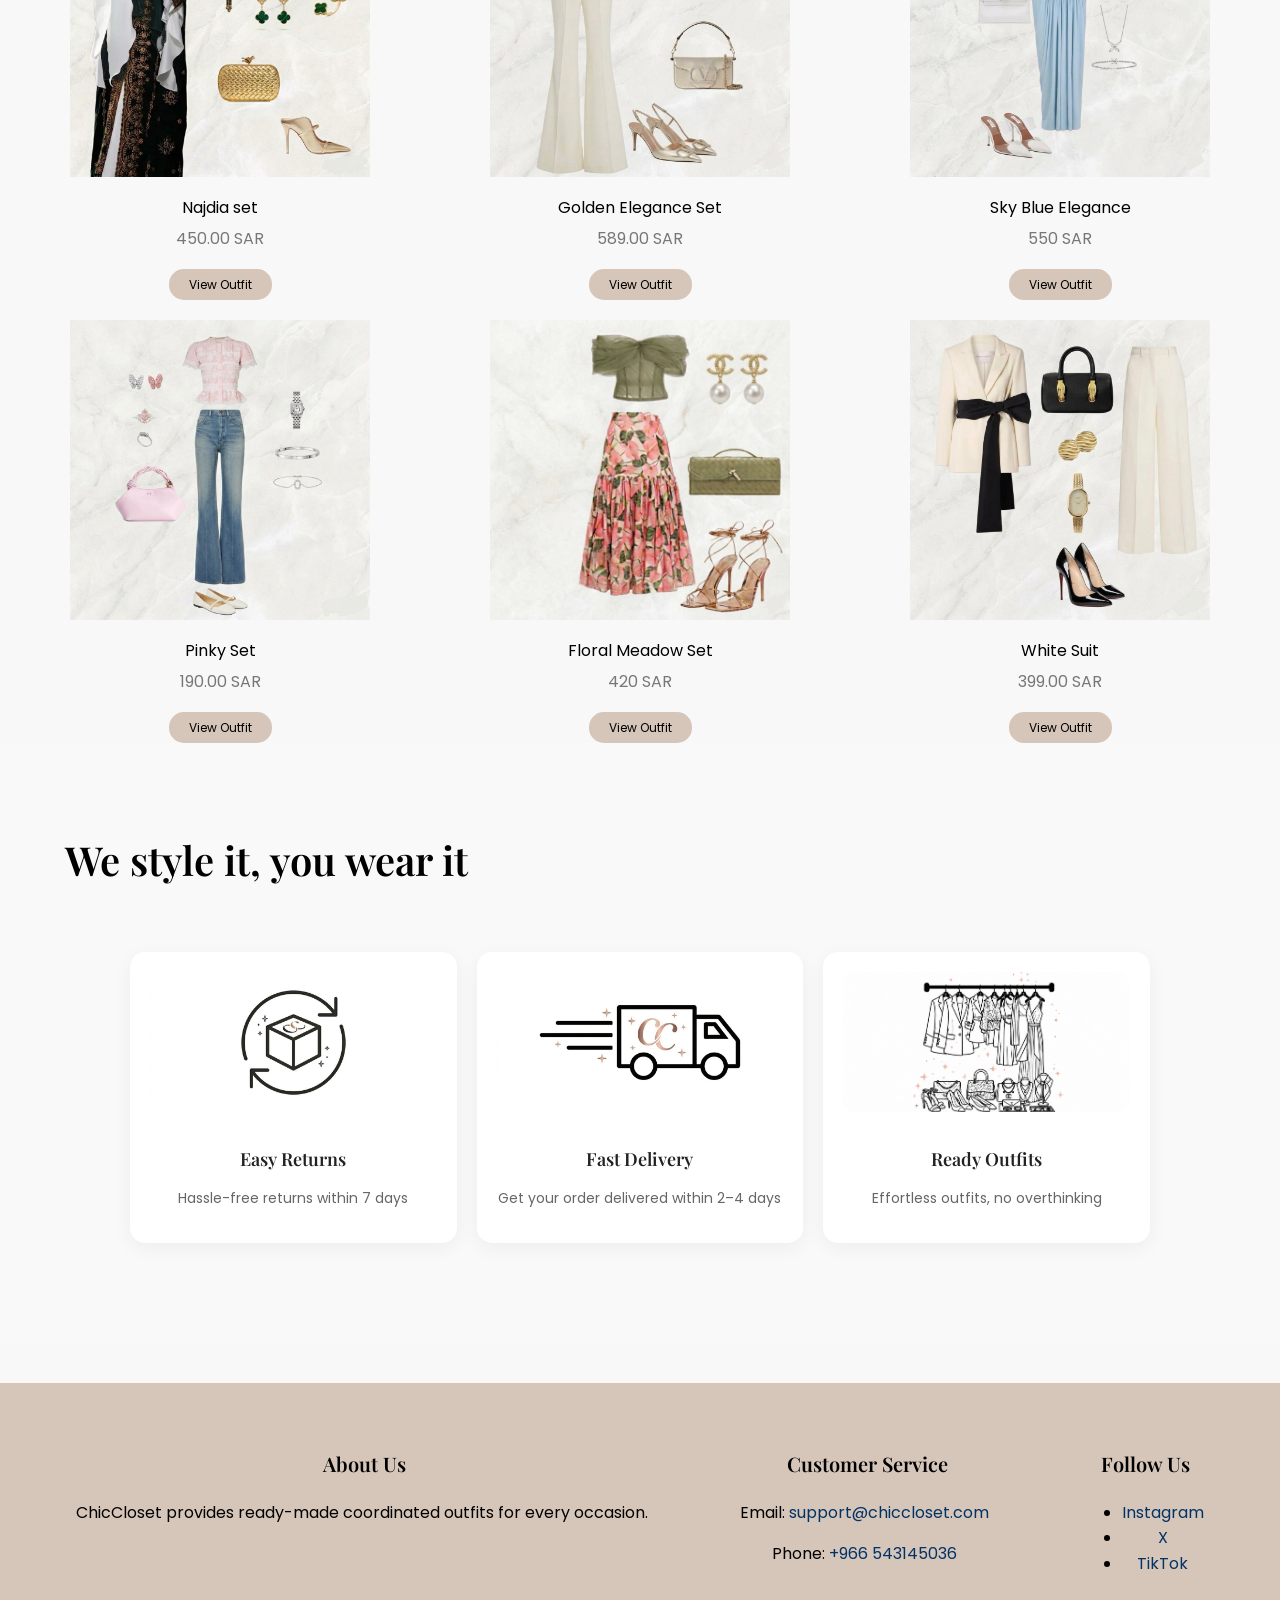
<file: index.html.html>
<!DOCTYPE html>
<html lang="en">
<head>
  <meta charset="UTF-8">
  <meta name="viewport" content="width=device-width, initial-scale=1.0" />
  <title>Home</title>
  <link rel="stylesheet" href="style.css">
  <link rel="stylesheet" href="https://cdnjs.cloudflare.com/ajax/libs/font-awesome/6.5.1/css/all.min.css">
  <link rel="preconnect" href="https://fonts.googleapis.com">
  <link rel="preconnect" href="https://fonts.gstatic.com" crossorigin>
  <link href="https://fonts.googleapis.com/css2?family=Playfair+Display:wght@500;600;700&family=Poppins:wght@300;400;500;600&display=swap" rel="stylesheet">
</head>
<body>

<div class="navbar">
  <a  href="home.html" class="logo">
  <img src="images/logo.png"  alt="ChicCloset Logo ">
  </a>
  <ul class="nav-icons-links">
  <li><a href="home.html"><i class="fa-solid fa-house"></i> Home</a></li>
    <li><a href="#shopNow"><i class="fa-solid fa-store"></i> Shop Now</a></li>

  <li><a href="#policies"><i class="fa-solid fa-file-lines"></i> Policies</a></li>

  <li><a href="favorites_page.html"><i class="fa-solid fa-heart"></i> Wishlist</a></li>
  <li class="cart-item-nav">
  <a href="cart.html" class="cart-link">
    <i class="fa-solid fa-bag-shopping"></i>
    Cart
    <span id="cart-count">0</span>
  </a>
</li>
  <li><a href="login.html" id="login-link"><i class="fa-solid fa-user"></i> Login</a></li>
  <li><button id="logout-btn" onclick="logout()">Logout</button></li>
</ul>
</div>


<div class="hero">
  <img id="hero-img" src="images/photoshoot1.jpg" alt="Fashion collection">

  <div class="hero-text">
    <h1>Elevate Your Style</h1>
    <p>Discover curated outfits for every occasion</p>
    <button onclick="scrollToProducts()">Shop Now</button>
  </div>
</div>

<section class="about">
  <div class="about-container">

    <img src="images/founders.jpg" alt="About four founders of the Brand">

    <article class="about-text">
      <h2>About ChicCloset</h2>
      <p>
        ChicCloset was founded to redefine everyday fashion by offering ready-made coordinated outfits that combine elegance and comfort.
       The brand was established through a partnership of four founders, united by a shared vision and passion for style.
       It all started with a desire to simplify styling choices for women who want to look effortlessly stylish.
      </p>
    </article>

  </div>
</section>

<h3 class="section-title" id="shopNow">Collections</h3>

<div class="filters">
  <button class="active" onclick="filterProducts('all')">All</button>
  <button onclick="filterProducts('casual')">Casual</button>
  <button onclick="filterProducts('formal')">Formal</button>
  <button onclick="filterProducts('saudi')">Saudi</button>
  <button onclick="filterProducts('evening')">Evening</button>
</div>


<div class="products">

   <article class="card" data-category="saudi">
    <a href="najdia_outfit.html">
    <img src="images/najdia_set.jpg" alt="Najdia traditional outfit set">
    </a>
   <div class="card-name">Najdia set</div>
   <div class="card-price">450.00 SAR</div>
   <a href="najdia_outfit.html" class="btn-details">View Outfit</a>
   </article>

  <article class="card" data-category="evening">
      <a href="golden_elegance_set.html">
    <img src="images/golden_set.jpg" alt="Golden elegant outfit">
      </a>
    <div class="card-name">Golden Elegance Set</div>
    <div class="card-price">589.00 SAR</div>
    <a href="golden_elegance_set.html" class="btn-details">View Outfit</a>
  </article>

  <article class="card" data-category="evening">
      <a href="sky_blue_set.html">
    <img src="images/sky_blue_set.jpg" alt="Elegant Sky Blue draped dress with silver accessories">
      </a>
      <div class="card-name">Sky Blue Elegance</div>
      <div class="card-price">550 SAR</div>
      <a href="sky_blue_set.html" class="btn-details">View Outfit</a>
    </article>

  <article class="card" data-category="casual">
      <a href="pinky_set.html">
      <img src="images/pinky_set.jpg" alt="Pink outfit set with lace top">
      </a>
    <div class="card-name">Pinky Set</div>
    <div class="card-price">190.00 SAR</div>
    <a href="pinky_set.html" class="btn-details">View Outfit</a>
  </article>

  <article class="card" data-category="evening">
      <a href="floral_meadow_set.html">
      <img src="images/floral_set.jpg" alt="Floral skirt with olive green off-shoulder top and gold heels">
      </a>
      <div class="card-name">Floral Meadow Set</div>
      <div class="card-price">420 SAR</div>
      <a href="floral_meadow_set.html" class="btn-details">View Outfit</a>
    </article>

  <article class="card" data-category="formal">
      <a href="white_suit.html">
    <img src="images/white_suit.jpg" alt="White formal suit with blazer">
      </a>
    <div class="card-name">White Suit</div>
    <div class="card-price">399.00 SAR</div>
    <a href="white_suit.html" class="btn-details">View Outfit</a>


  </article>

</div>

<section class="features-section" id="policies">
  <h2>We style it, you wear it</h2>
  <div class="container">

    <div class="feature">
      <img src="images/ready_outfit.png" alt="outfit styling" />
      <h3>Ready Outfits</h3>
      <p>Effortless outfits, no overthinking</p>
    </div>

    <div class="feature">
      <img src="images/fast_delivery.jpg" alt="fast delivery" />
      <h3>Fast Delivery</h3>
      <p>Get your order delivered within 2–4 days</p>
    </div>

    <div class="feature">
      <img src="images/easy_returns.jpg" alt="easy returns" />
      <h3>Easy Returns</h3>
      <p>Hassle-free returns within 7 days</p>
    </div>
  </div>
</section>

<footer class="footer">
  <div class="footer-section">
    <h2>About Us</h2>
    <p>ChicCloset provides ready-made coordinated outfits for every occasion.</p>
  </div>

  <div class="footer-section">
    <h2>Customer Service</h2>
    <p>Email: <a href="mailto:support@chiccloset.com">support@chiccloset.com</a></p>
    <p>Phone: <a href="tel:+9665XXXXXXXX">+966 543145036</a></p>
  </div>

  <div class="footer-section">
    <h2>Follow Us</h2>
    <ul>
      <li><a href="https://www.instagram.com/chiccloset_0166">Instagram</a></li>
      <li><a href="https://x.com/ChicClosethrcp">X</a></li>
      <li><a href="https://www.tiktok.com/@chiccloset448">TikTok</a></li>
    </ul>
  </div>
</footer>


<script>
 // ================== Navbar ==================

// Update navbar based on login status
function updateNavbar() {

  // Get currently logged-in user from localStorage
  const user = JSON.parse(localStorage.getItem("currentUser"));

  // Select login link and logout button
  const loginLink = document.getElementById("login-link");
  const logoutBtn = document.getElementById("logout-btn");

  // If user is logged in
  if (user) {

    // Extract username from email (before @)
    const username = user.email.split("@")[0];

    // Show username instead of "Login"
    loginLink.innerHTML = `
      <i class="fa-solid fa-user"></i> ${username}
    `;

    // Go to profile page
    loginLink.href = "profile.html";

    // Display logout button
    logoutBtn.style.display = "block";

  } else {

    // Show default login text
    loginLink.innerHTML = `
      <i class="fa-solid fa-user"></i> Login
    `;

    // Go to login page
    loginLink.href = "login.html";

    // Hide logout button
    logoutBtn.style.display = "none";
  }
}

// Run navbar update when page loads
updateNavbar();


// ================== Logout ==================

// Remove user data and return to home page
function logout() {
  localStorage.removeItem("currentUser");

  alert("Logged out!");

  window.location.href = "home.html";
}
  // ================== Scroll To Products ==================

  // Smooth scroll to the products section
  function scrollToProducts() {
    document.querySelector(".section-title").scrollIntoView({
      behavior: "smooth"
    });
  }


  // ================== Hero Image Slider ==================

  // Current image index
  let current = 0;

  // Change hero image every few seconds
  function changeHero() {
    const images = [
      "images/photoshoot1.jpg",
      "images/photoshoot2.jpg",
      "images/photoshoot3.jpg"
    ];

    // Move to next image
    current++;

    // Return to first image if end is reached
    if (current >= images.length) {
      current = 0;
    }

    // Update image source
    document.getElementById("hero-img").src = images[current];
  }

  // Automatically change image every 3 seconds
  setInterval(changeHero, 3000);


  // ================== Product Filter ==================

  // Show products by selected category
  function filterProducts(category) {
    const cards = document.querySelectorAll(".card");

    // Loop through all product cards
    cards.forEach(function(card) {

      // Show all products
      if (category === "all") {
        card.style.display = "flex";
      }

      // Show products matching selected category
      else if (card.getAttribute("data-category") === category) {
        card.style.display = "flex";
      }

      // Hide non-matching products
      else {
        card.style.display = "none";
      }

    });

    // Select all filter buttons
    const buttons = document.querySelectorAll(".filters button");

    // Remove active class from all buttons
    buttons.forEach(btn => btn.classList.remove("active"));

    // Add active class to clicked button
    event.target.classList.add("active");
  }


  // ================== Cart Count ==================

  // Update cart icon number in the navbar
  function updateCartCount() {

    // Get current logged-in user
    const user = JSON.parse(localStorage.getItem("currentUser"));

    // Initialize cart array
    let cart = [];

    // Load user's cart if logged in
    if (user) {
      cart = JSON.parse(localStorage.getItem("cart_" + user.email)) || [];
    }

    // Calculate total quantity of all items
    let totalQty = 0;

    cart.forEach(item => {
      totalQty += Number(item.quantity);
    });

    // Update the cart count element
    let count = document.getElementById("cart-count");

    if (count) {
      count.textContent = totalQty;
    }
  }

  // Run cart count update when page loads
  updateCartCount();

</script>
</body>
</html>
</file>
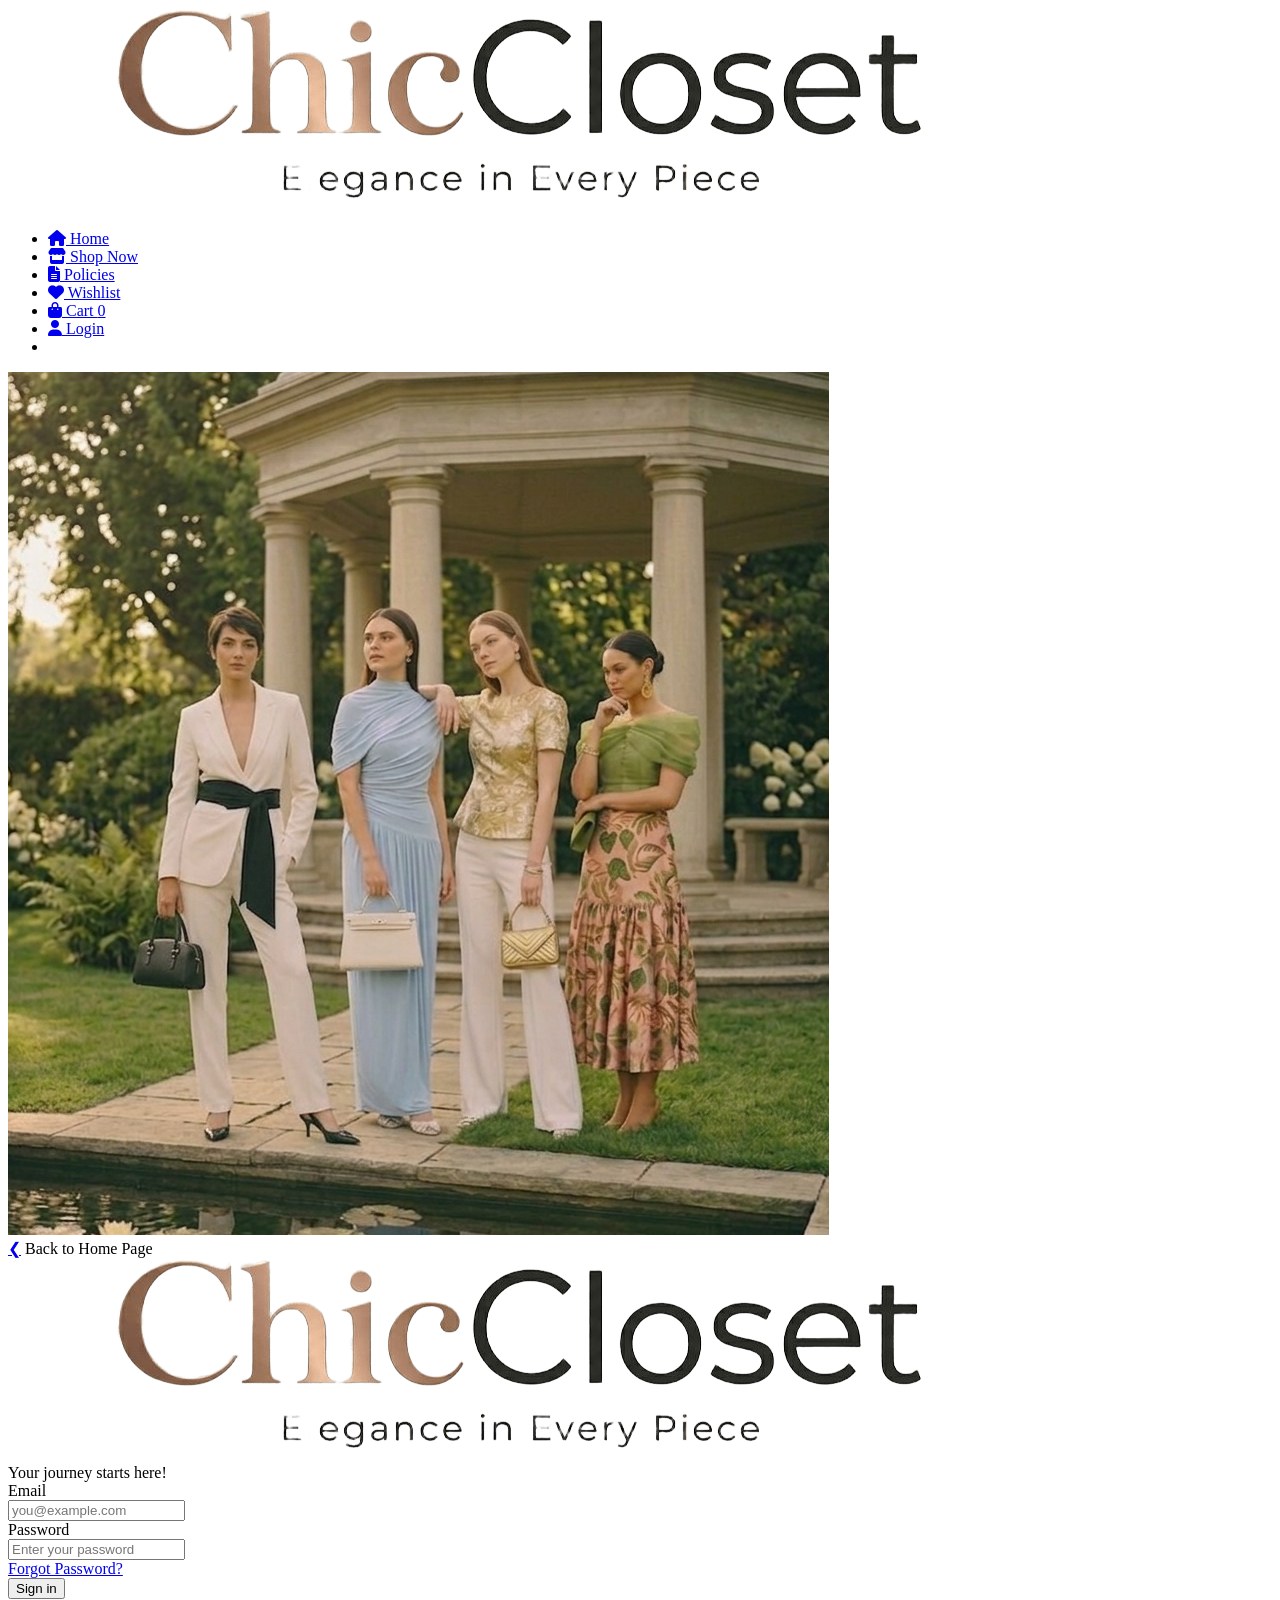
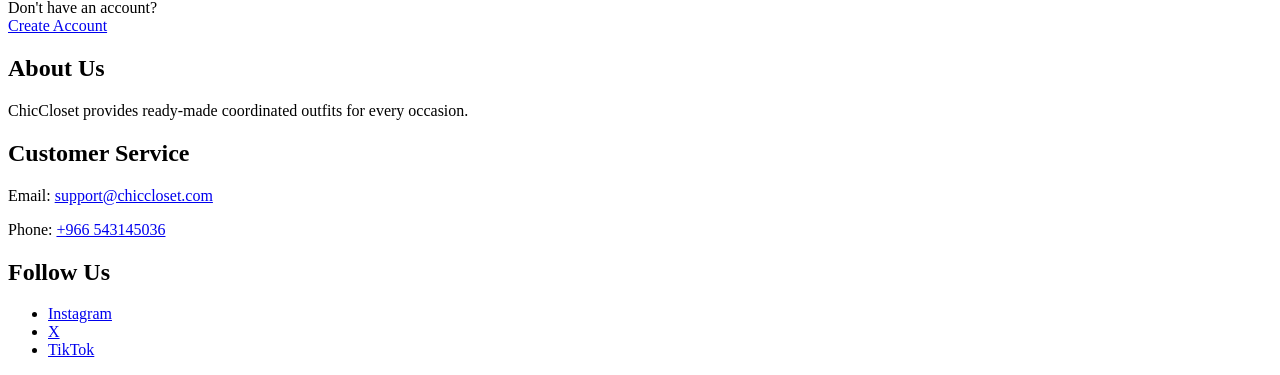
<file: login.html>
<!DOCTYPE html>
<html lang="en">
<head>
  <meta charset="UTF-8">
  <meta name="viewport" content="width=device-width, initial-scale=1.0">
  <title>Login</title>
  <link rel="stylesheet" href="auth.css">
  <link rel="stylesheet" href="https://cdnjs.cloudflare.com/ajax/libs/font-awesome/6.5.1/css/all.min.css">
  <link rel="preconnect" href="https://fonts.googleapis.com">
  <link rel="preconnect" href="https://fonts.gstatic.com" crossorigin>
  <link href="https://fonts.googleapis.com/css2?family=Playfair+Display:wght@500;600;700&family=Poppins:wght@300;400;500;600&display=swap" rel="stylesheet">
</head>

<body>

<div class="navbar">
  <a href="index.html" class="nav-logo">
    <img src="images/logo.png" alt="ChicCloset Logo">
  </a>
  <ul class="nav-icons-links">
    <li><a href="index.html"><i class="fa-solid fa-house"></i> Home</a></li>
    <li><a href="index.html#shopNow"><i class="fa-solid fa-store"></i> Shop Now</a></li>
    <li><a href="index.html#policies"><i class="fa-solid fa-file-lines"></i> Policies</a></li>
    <li><a href="favorites_page.html"><i class="fa-solid fa-heart"></i> Wishlist</a></li>
    <li class="cart-item-nav">
      <a href="cart.html" class="cart-link">
        <i class="fa-solid fa-bag-shopping"></i> Cart
        <span id="cart-count">0</span>
      </a>
    </li>
    <li><a href="login.html" id="login-link"><i class="fa-solid fa-user"></i> Login</a></li>
    <li><button id="logout-btn" onclick="logout()">Logout</button></li>
  </ul>
</div>

  <div class="container">
    <div class="image-container">
      <img src="images/login.png" alt="Background Image" class="background-image">
    </div>
    <div class="box">
      <!-- RETURN TO HOME-->
      <div class="top-back">
        <a href="index.html">❮</a>
        <span>Back to Home Page</span>
      </div>
      <a href="index.html">
        <img src="images/logo.png" class="logo" alt="ChicCloset Logo">
      </a>
      <div class="title">Your journey starts here!</div>

      <!-- FORM (lOGIN IN)-->
      <form id="loginForm">
        <!-- (1) EMAIL PART-->
        <div class="field">
          <label for="email">Email</label>
          <div class="inputs">
            <input id="email" type="email" placeholder="you@example.com">
            <button type="button" class="icon-btn clear-btn-e" onclick="clearEmail()">✖</button>
          </div>
          <div class="error-msg" id="emailError"></div>
        </div>

        <!-- (2) PASSWORD PART-->
        <div class="field">
          <label for="password">Password</label>
          <div class="inputs">
            <input id="password" type="password" placeholder="Enter your password">
            <button type="button" class="icon-btn hide-btn-p" onclick="hidePass()">👁</button>
            <button type="button" class="icon-btn clear-btn-p" onclick="clearPass()">✖</button>
          </div>
          <div class="error-msg" id="passwordError"></div>
        </div>

        <div class="link">
          <a href="forgot_password.html">Forgot Password?</a>
        </div>

        <button type="button" class="btn-main" onclick="login()">Sign in</button>
      </form>

      <div class="small-text">Don't have an account?</div>
      <a href="create_account.html" class="btn-secondary">Create Account</a>
    </div>
  </div>

<footer class="footer">
  <div class="footer-section">
    <h2>About Us</h2>
    <p>ChicCloset provides ready-made coordinated outfits for every occasion.</p>
  </div>

  <div class="footer-section">
    <h2>Customer Service</h2>
    <p>Email: <a href="mailto:support@chiccloset.com">support@chiccloset.com</a></p>
    <p>Phone: <a href="tel:+9665XXXXXXXX">+966 543145036</a></p>
  </div>

  <div class="footer-section">
    <h2>Follow Us</h2>
    <ul>
      <li><a href="https://www.instagram.com/chiccloset_0166">Instagram</a></li>
      <li><a href="https://x.com/ChicClosethrcp">X</a></li>
      <li><a href="https://www.tiktok.com/@chiccloset448">TikTok</a></li>
    </ul>
  </div>
</footer>

  <script src="auth.js" defer></script>
</body>
</html>
</file>
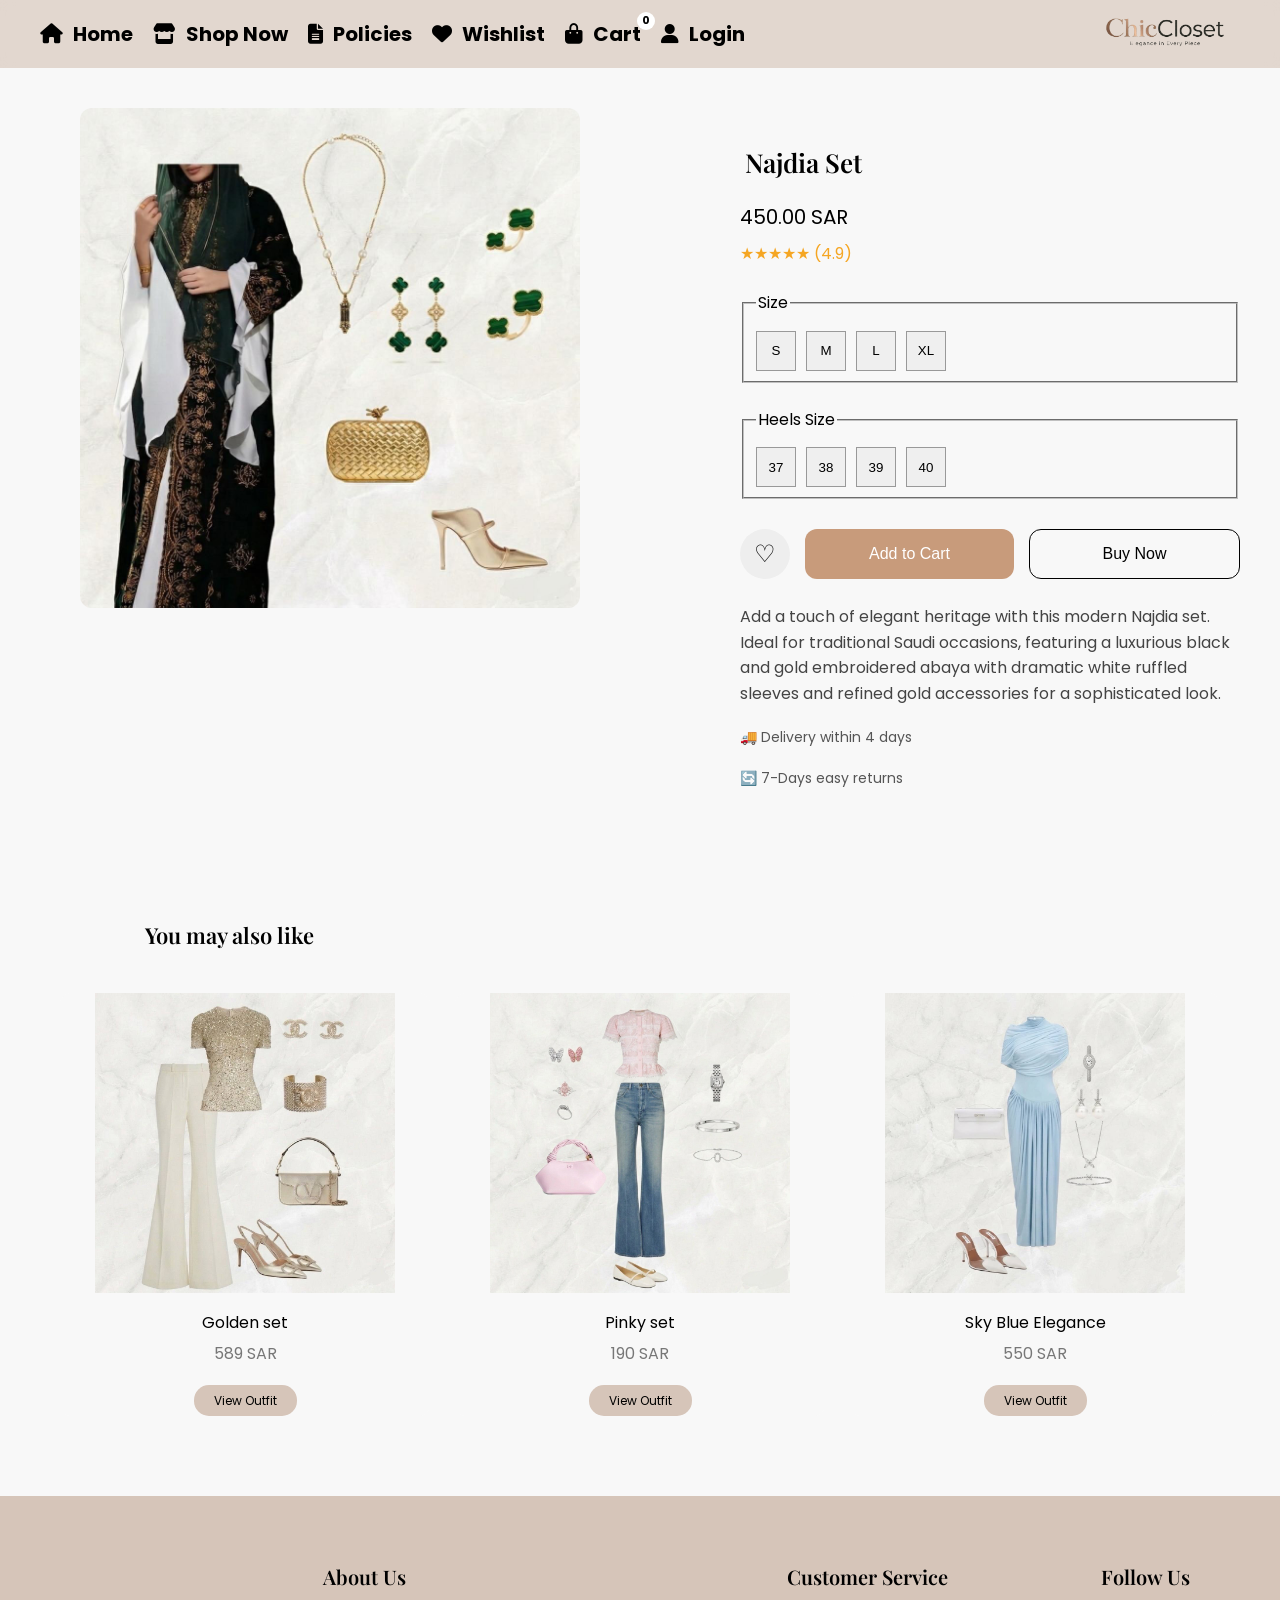
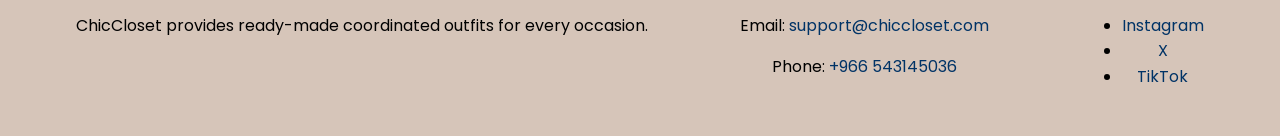
<file: najdia_outfit.html>
<!DOCTYPE html>
<html lang="en">
<head>
  <meta charset="UTF-8">
  <meta name="viewport" content="width=device-width, initial-scale=1.0" />
  <title>Outfit Details</title>
  <link rel="stylesheet" href="style.css">
  <link rel="stylesheet" href="https://cdnjs.cloudflare.com/ajax/libs/font-awesome/6.5.1/css/all.min.css">
  <link rel="preconnect" href="https://fonts.googleapis.com">
  <link rel="preconnect" href="https://fonts.gstatic.com" crossorigin>
  <link href="https://fonts.googleapis.com/css2?family=Playfair+Display:wght@500;600;700&family=Poppins:wght@300;400;500;600&display=swap" rel="stylesheet">
</head>

<!--
Product information stored in HTML data attributes.
This allows JavaScript to dynamically read product details
and reuse the same script for multiple product pages.
-->
<body
data-name="Najdia Set"
data-price="450"
data-image="images/najdia_set.jpg"
data-page="najdia_outfit.html">

<div class="navbar">
  <a href="index.html" class="logo">
    <img src="images/logo.png" alt="ChicCloset Logo">
  </a>
  <ul class="nav-icons-links">
    <li><a href="index.html"><i class="fa-solid fa-house"></i> Home</a></li>
    <li><a href="index.html#shopNow"><i class="fa-solid fa-store"></i> Shop Now</a></li>
    <li><a href="index.html#policies"><i class="fa-solid fa-file-lines"></i> Policies</a></li>
    <li><a href="favorites_page.html"><i class="fa-solid fa-heart"></i> Wishlist</a></li>
    <li class="cart-item-nav">
      <a href="cart.html" class="cart-link">
        <i class="fa-solid fa-bag-shopping"></i> Cart
        <span id="cart-count">0</span>
      </a>
    </li>
    <li><a href="login.html" id="login-link"><i class="fa-solid fa-user"></i> Login</a></li>
    <li><button id="logout-btn" onclick="logout()">Logout</button></li>
  </ul>
</div>

<main id="mainContent" class="container">

  <section class="details">

    <h2 class="title">Najdia Set</h2>
    <div class="price">450.00 SAR</div>

    <div class="rating" aria-label="Rating 4.9 out of 5 stars">
      ★★★★★ (4.9)
    </div>

    <fieldset class="section">
      <legend> Size</legend>
      <div class="sizes" id="size">
        <button class="size">S</button>
        <button class="size">M</button>
        <button class="size">L</button>
        <button class="size">XL</button>
      </div>
    </fieldset>

    <fieldset class="section">
      <legend>Heels Size</legend>
      <div class="sizes" id="heelsSize">
        <button class="size">37</button>
        <button class="size">38</button>
        <button class="size">39</button>
        <button class="size">40</button>
      </div>
    </fieldset>
     <div id="message" class="message"></div>
    <div class="buttons">
      <button class="heart-btn" aria-label="Add to wishlist">
        ♡
      </button>

      <button class="btn add">Add to Cart</button>
      <button class="btn buy">Buy Now</button>
    </div>

    <p class="description">
      Add a touch of elegant heritage with this modern Najdia set. Ideal for traditional Saudi occasions, featuring a luxurious black and gold embroidered abaya with dramatic white ruffled sleeves and refined gold accessories for a sophisticated look.
    </p>

    <p class="product-info">🚚 Delivery within 4 days</p>
    <p class="product-info">🔄 7-Days easy returns</p>

  </section>

  <section class="image-section">
    <img
      src="images/najdia_set.jpg"
      class="product-img"
      alt="Najdia traditional black and gold embroidered outfit">
  </section>

</main>

<section class="related">
  <h2 class="related-title">You may also like</h2>

  <div class="products-rel">

    <article class="card">
       <a href="golden_elegance_set.html">
    <img src="images/golden_set.jpg" alt="Golden elegant outfit">
      </a>
      <div class="card-name">Golden set</div>
      <div class="card-price">589 SAR</div>
      <a href="golden_elegance_set.html" class="btn-details">View Outfit</a>
    </article>

    <article class="card">
      <a href="pinky_set.html">
      <img src="images/pinky_set.jpg" alt="Pink outfit set with lace top">
      </a>
      <div class="card-name">Pinky set</div>
      <div class="card-price">190 SAR</div>
      <a href="pinky_set.html" class="btn-details">View Outfit</a>
    </article>
    <article class="card">
      <a href="sky_blue_set.html">
    <img src="images/sky_blue_set.jpg" alt="Elegant Sky Blue draped dress with silver accessories">
      </a>
      <div class="card-name">Sky Blue Elegance</div>
      <div class="card-price">550 SAR</div>
      <a href="sky_blue_set.html" class="btn-details">View Outfit</a>
    </article>

  </div>
</section>

<footer class="footer">
  <div class="footer-section">
    <h2>About Us</h2>
    <p>ChicCloset provides ready-made coordinated outfits for every occasion.</p>
  </div>

  <div class="footer-section">
    <h2>Customer Service</h2>
    <p>Email: <a href="mailto:support@chiccloset.com">support@chiccloset.com</a></p>
    <p>Phone: <a href="tel:+9665XXXXXXXX">+966 543145036</a></p>
  </div>

  <div class="footer-section">
    <h2>Follow Us</h2>
    <ul>
      <li><a href="https://www.instagram.com/chiccloset_0166">Instagram</a></li>
      <li><a href="https://x.com/ChicClosethrcp">X</a></li>
      <li><a href="https://www.tiktok.com/@chiccloset448">TikTok</a></li>
    </ul>
  </div>
</footer>

<script>
  // ================== Navbar ==================

  // Update the navbar based on the login status
function updateNavbar() {

  // Retrieve the currently logged-in user from localStorage
  const user = JSON.parse(localStorage.getItem("currentUser"));

  // Select the login link and logout button from the page
  const loginLink = document.getElementById("login-link");
  const logoutBtn = document.getElementById("logout-btn");

  // If a user is logged in
  if (user) {

    // Extract the username from the email (text before @)
    const username = user.email.split("@")[0];

    // Replace the Login text with the username and user icon
    loginLink.innerHTML = `
      <i class="fa-solid fa-user"></i> ${username}
    `;

    // Go to profile page
    loginLink.href = "profile.html";

    // Show the logout button
    logoutBtn.style.display = "block";

  } else {

    // If no user is logged in, show the default Login text
    loginLink.innerHTML = `
      <i class="fa-solid fa-user"></i> Login
    `;

    // Go to login page
    loginLink.href = "login.html";

    // Hide the logout button
    logoutBtn.style.display = "none";
  }
}

// Run the navbar update immediately when the page loads
updateNavbar();


// Log out the current user
function logout() {

  localStorage.removeItem("currentUser");

  alert("Logged out!");

  // Redirect the user to the home page
  window.location.href = "home.html";
}


  // Update cart item count in navbar
  function updateCartCount() {

    // Get current logged-in user
    const user = JSON.parse(localStorage.getItem("currentUser"));

    // Initialize empty cart array
    let cart = [];

    // Load user's cart if logged in
    if (user) {
      cart = JSON.parse(localStorage.getItem("cart_" + user.email)) || [];
    }

    // Calculate total quantity of all products in cart
    let totalQty = 0;

    cart.forEach(item => {
      totalQty += item.quantity;
    });

    // Select cart count element
    let count = document.getElementById("cart-count");

    // Update displayed cart count
    if (count) {
      count.textContent = totalQty;
    }
  }
</script>
<script src="products.js"></script>
</body>
</html>
</file>
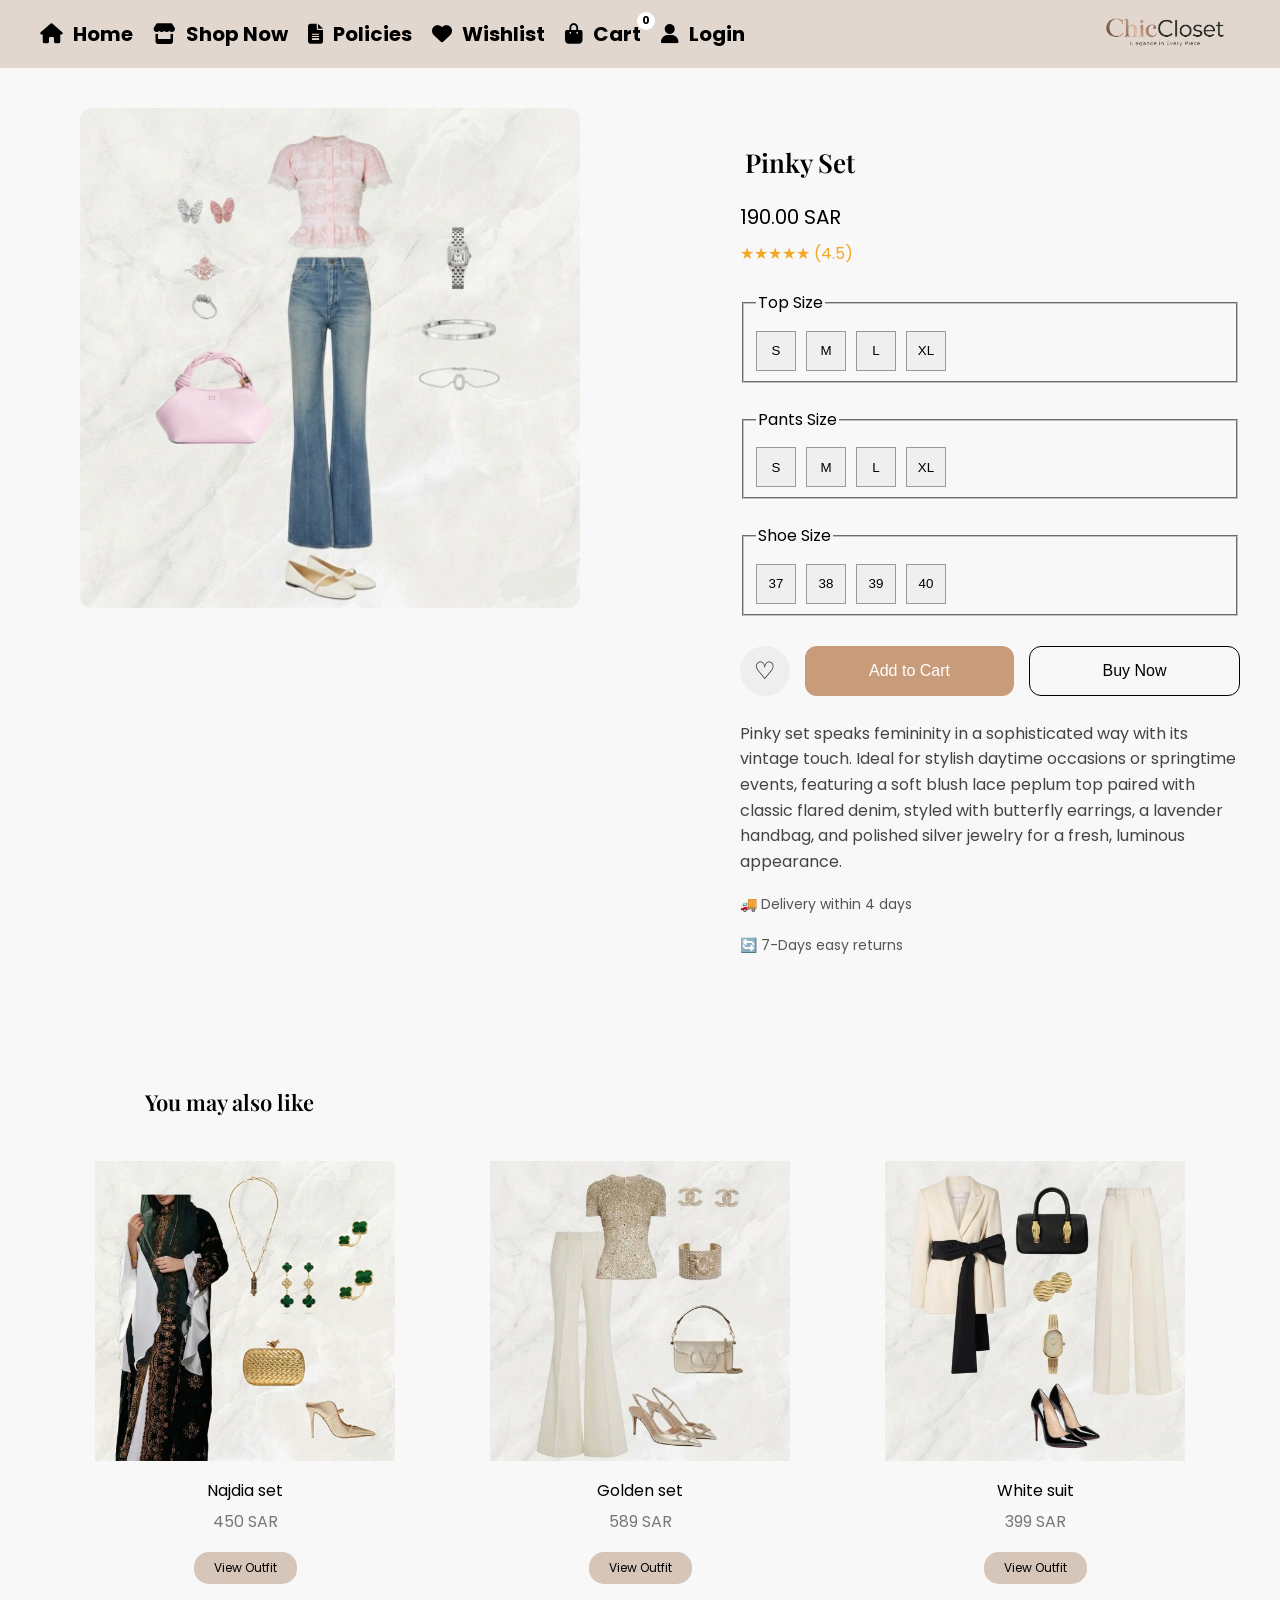
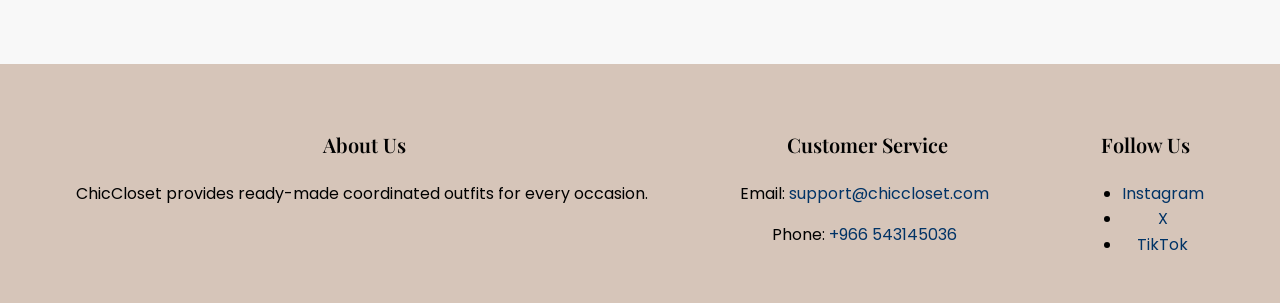
<file: pinky_set.html>
<!DOCTYPE html>
<html lang="en">
<head>
  <meta charset="UTF-8">
  <meta name="viewport" content="width=device-width, initial-scale=1.0" />
  <title>Outfit Details</title>
  <link rel="stylesheet" href="style.css">
  <link rel="stylesheet" href="https://cdnjs.cloudflare.com/ajax/libs/font-awesome/6.5.1/css/all.min.css">
  <link rel="preconnect" href="https://fonts.googleapis.com">
  <link rel="preconnect" href="https://fonts.gstatic.com" crossorigin>
  <link href="https://fonts.googleapis.com/css2?family=Playfair+Display:wght@500;600;700&family=Poppins:wght@300;400;500;600&display=swap" rel="stylesheet">
</head>

<!--
Product information stored in HTML data attributes.
This allows JavaScript to dynamically read product details
and reuse the same script for multiple product pages.
-->
<body
data-name="Pinky Set"
data-price="190"
data-image="images/pinky_set.jpg"
data-page="pinky_set.html">

<div class="navbar">
  <a href="index.html" class="logo">
    <img src="images/logo.png" alt="ChicCloset Logo">
  </a>
  <ul class="nav-icons-links">
    <li><a href="index.html"><i class="fa-solid fa-house"></i> Home</a></li>
    <li><a href="index.html#shopNow"><i class="fa-solid fa-store"></i> Shop Now</a></li>
    <li><a href="index.html#policies"><i class="fa-solid fa-file-lines"></i> Policies</a></li>
    <li><a href="favorites_page.html"><i class="fa-solid fa-heart"></i> Wishlist</a></li>
    <li class="cart-item-nav">
      <a href="cart.html" class="cart-link">
        <i class="fa-solid fa-bag-shopping"></i> Cart
        <span id="cart-count">0</span>
      </a>
    </li>
    <li><a href="login.html" id="login-link"><i class="fa-solid fa-user"></i> Login</a></li>
    <li><button id="logout-btn" onclick="logout()">Logout</button></li>
  </ul>
</div>

<main id="mainContent" class="container">

  <section class="details">

    <h2 class="title">Pinky Set</h2>
    <div class="price">190.00 SAR</div>

    <div class="rating" aria-label="Rating 4.5 out of 5 stars">
      ★★★★★ (4.5)
    </div>


    <fieldset class="section">
      <legend>Top Size</legend>
      <div class="sizes" id="topSize">
        <button class="size">S</button>
        <button class="size">M</button>
        <button class="size">L</button>
        <button class="size">XL</button>
      </div>
    </fieldset>


    <fieldset class="section">
      <legend>Pants Size</legend>
      <div class="sizes" id="pantsSize">
        <button class="size">S</button>
        <button class="size">M</button>
        <button class="size">L</button>
        <button class="size">XL</button>
      </div>
    </fieldset>


    <fieldset class="section">
      <legend>Shoe Size</legend>
      <div class="sizes" id="shoesSize">
        <button class="size">37</button>
        <button class="size">38</button>
        <button class="size">39</button>
        <button class="size">40</button>
      </div>
    </fieldset>
    <div id="message" class="message"></div>
    <div class="buttons">
      <button class="heart-btn" aria-label="Add to wishlist">
        ♡
      </button>

      <button class="btn add">Add to Cart</button>
      <button class="btn buy">Buy Now</button>
    </div>

    <p class="description">
      Pinky set speaks femininity in a sophisticated way with its vintage touch. Ideal for stylish daytime occasions or springtime events, featuring a soft blush lace peplum top paired with classic flared denim, styled with butterfly earrings, a lavender handbag, and polished silver jewelry for a fresh, luminous appearance.
    </p>

    <p class="product-info">🚚 Delivery within 4 days</p>
    <p class="product-info">🔄 7-Days easy returns</p>

  </section>

  <section class="image-section">
    <img
      src="images/pinky_set.jpg"
      class="product-img"
      alt="Pink outfit set with lace top and flared denim pants">
  </section>

</main>

<section class="related">
  <h2 class="related-title">You may also like</h2>

  <div class="products-rel">

    <article class="card">
      <a href="najdia_outfit.html">
    <img src="images/najdia_set.jpg" alt="Najdia traditional outfit set">
    </a>
      <div class="card-name">Najdia set</div>
      <div class="card-price">450 SAR</div>
      <a href="najdia_outfit.html" class="btn-details">View Outfit</a>
    </article>
    <article class="card">
      <a href="golden_elegance_set.html">
    <img src="images/golden_set.jpg" alt="Golden elegant outfit">
      </a>
      <div class="card-name">Golden set</div>
      <div class="card-price">589 SAR</div>
      <a href="golden_elegance_set.html" class="btn-details">View Outfit</a>
    </article>

    <article class="card">
      <a href="white_suit.html">
    <img src="images/white_suit.jpg" alt="White formal suit with blazer">
      </a>
      <div class="card-name">White suit</div>
      <div class="card-price">399 SAR</div>
      <a href="white_suit.html" class="btn-details">View Outfit</a>
    </article>

  </div>
</section>

<footer class="footer">
  <div class="footer-section">
    <h2>About Us</h2>
    <p>ChicCloset provides ready-made coordinated outfits for every occasion.</p>
  </div>

  <div class="footer-section">
    <h2>Customer Service</h2>
    <p>Email: <a href="mailto:support@chiccloset.com">support@chiccloset.com</a></p>
    <p>Phone: <a href="tel:+9665XXXXXXXX">+966 543145036</a></p>
  </div>

  <div class="footer-section">
    <h2>Follow Us</h2>
    <ul>
      <li><a href="https://www.instagram.com/chiccloset_0166">Instagram</a></li>
      <li><a href="https://x.com/ChicClosethrcp">X</a></li>
      <li><a href="https://www.tiktok.com/@chiccloset448">TikTok</a></li>
    </ul>
  </div>
</footer>

<script>
  // ================== Navbar ==================

  // Update the navbar based on the login status
function updateNavbar() {

  // Retrieve the currently logged-in user from localStorage
  const user = JSON.parse(localStorage.getItem("currentUser"));

  // Select the login link and logout button from the page
  const loginLink = document.getElementById("login-link");
  const logoutBtn = document.getElementById("logout-btn");

  // If a user is logged in
  if (user) {

    // Extract the username from the email (text before @)
    const username = user.email.split("@")[0];

    // Replace the Login text with the username and user icon
    loginLink.innerHTML = `
      <i class="fa-solid fa-user"></i> ${username}
    `;

    // Go to profile page
    loginLink.href = "profile.html";

    // Show the logout button
    logoutBtn.style.display = "block";

  } else {

    // If no user is logged in, show the default Login text
    loginLink.innerHTML = `
      <i class="fa-solid fa-user"></i> Login
    `;

    // Go to login page
    loginLink.href = "login.html";

    // Hide the logout button
    logoutBtn.style.display = "none";
  }
}

// Run the navbar update immediately when the page loads
updateNavbar();


// Log out the current user
function logout() {

  localStorage.removeItem("currentUser");

  alert("Logged out!");

  // Redirect the user to the home page
  window.location.href = "home.html";
}


  // Update cart item count in navbar
  function updateCartCount() {

    // Get current logged-in user
    const user = JSON.parse(localStorage.getItem("currentUser"));

    // Initialize empty cart array
    let cart = [];

    // Load user's cart if logged in
    if (user) {
      cart = JSON.parse(localStorage.getItem("cart_" + user.email)) || [];
    }

    // Calculate total quantity of all products in cart
    let totalQty = 0;

    cart.forEach(item => {
      totalQty += item.quantity;
    });

    // Select cart count element
    let count = document.getElementById("cart-count");

    // Update displayed cart count
    if (count) {
      count.textContent = totalQty;
    }
  }
</script>
<script src="products.js"></script>
</body>
</html>
</file>
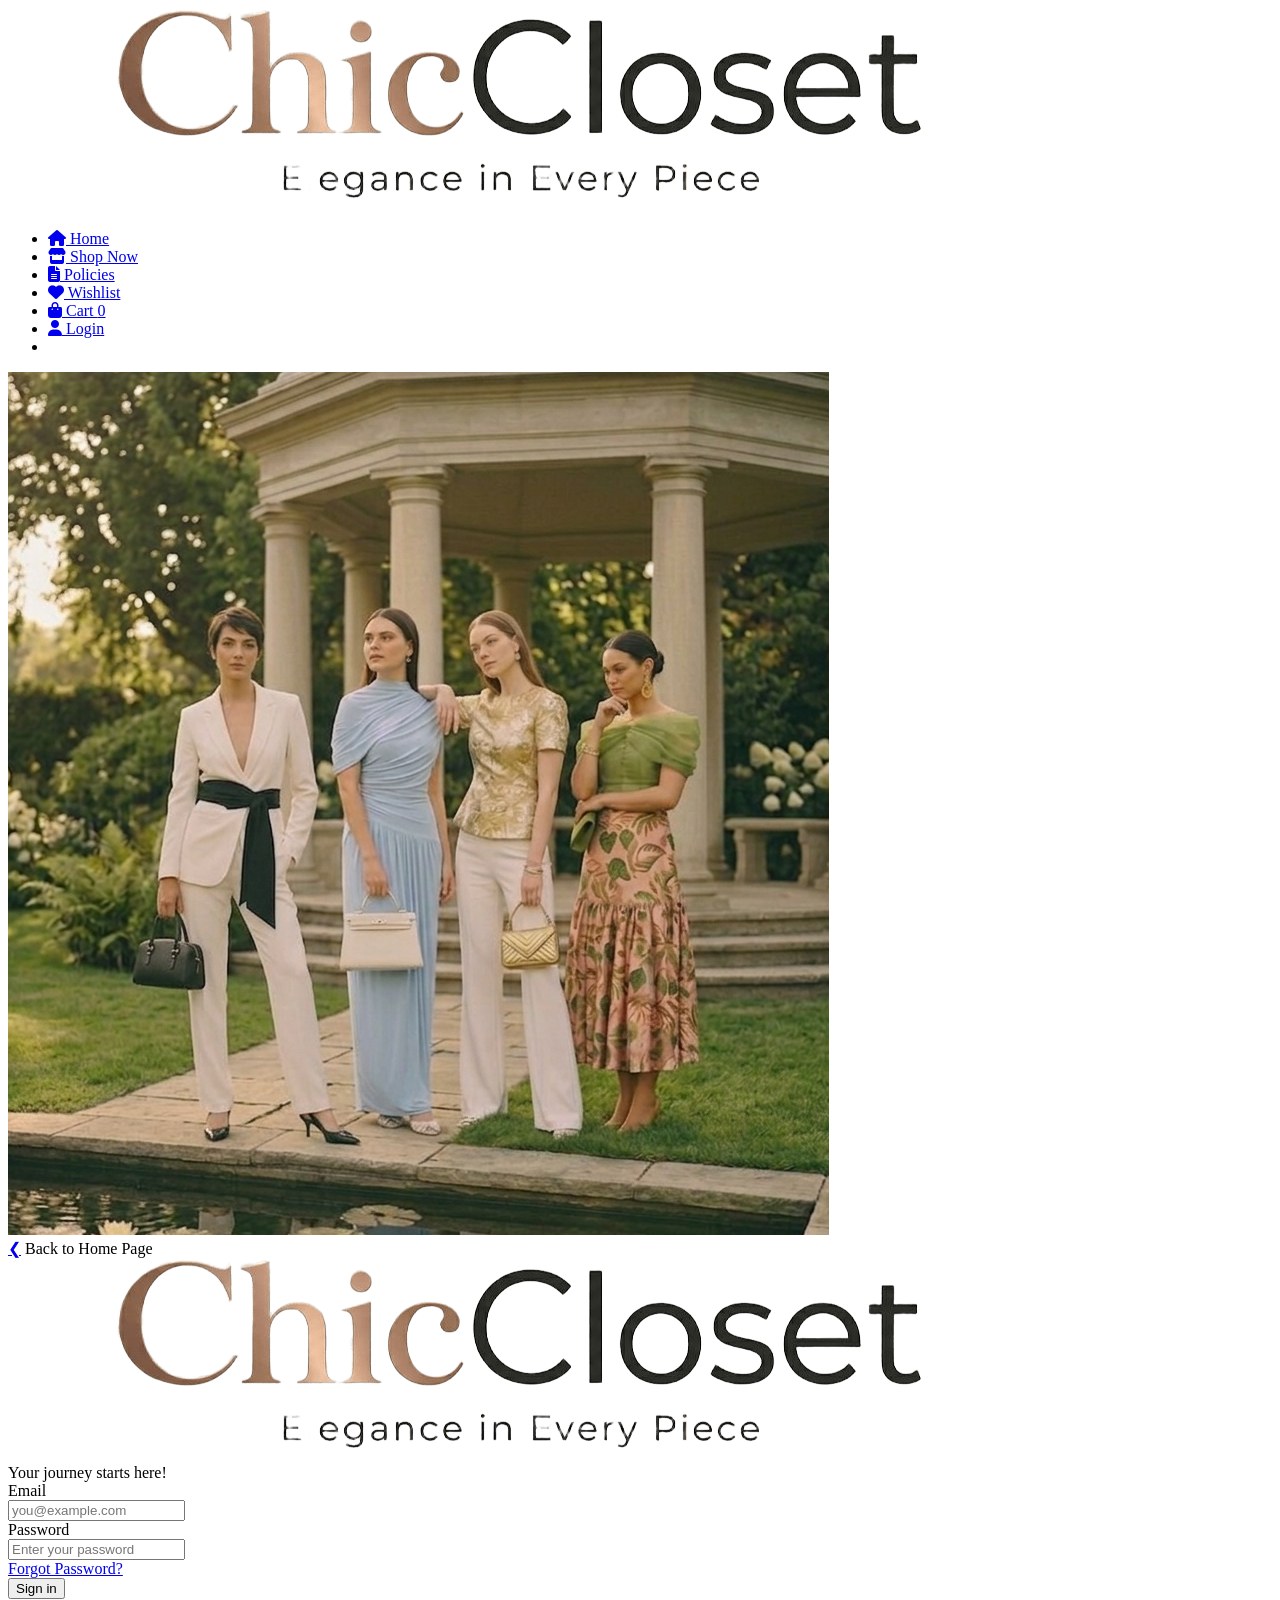
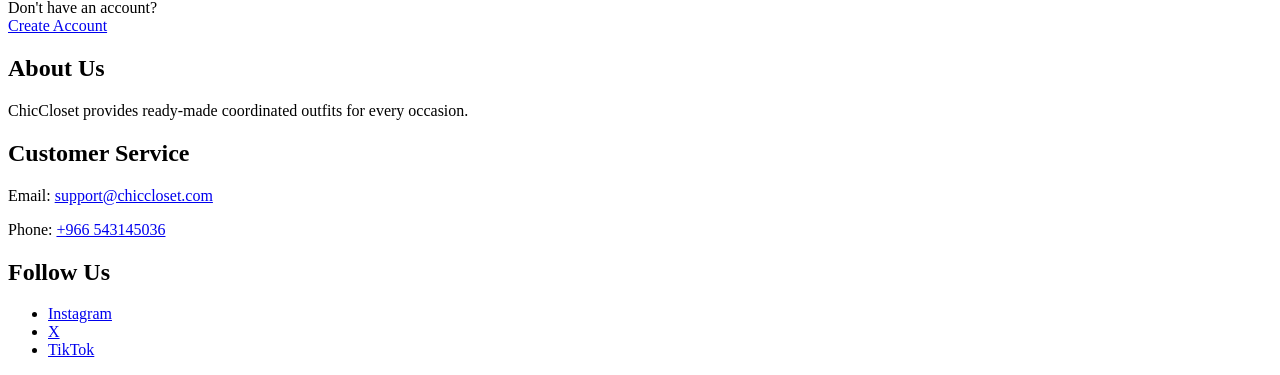
<file: profile.html>
<!DOCTYPE html>
<html lang="en">
<head>
  <meta charset="UTF-8">
  <title>User Profile</title>
  <link rel="stylesheet" href="style.css">
  <link rel="stylesheet" href="https://cdnjs.cloudflare.com/ajax/libs/font-awesome/6.5.1/css/all.min.css">
  <link rel="preconnect" href="https://fonts.googleapis.com">
  <link rel="preconnect" href="https://fonts.gstatic.com" crossorigin>
  <link href="https://fonts.googleapis.com/css2?family=Playfair+Display:wght@500;600;700&family=Poppins:wght@300;400;500;600&display=swap" rel="stylesheet">
</head>

<body>
<div class="navbar">
  <a href="index.html" class="logo">
    <img src="images/logo.png" alt="ChicCloset Logo">
  </a>
  <ul class="nav-icons-links">
    <li><a href="index.html"><i class="fa-solid fa-house"></i> Home</a></li>
    <li><a href="index.html#shopNow"><i class="fa-solid fa-store"></i> Shop Now</a></li>
    <li><a href="index.html#policies"><i class="fa-solid fa-file-lines"></i> Policies</a></li>
    <li><a href="favorites_page.html"><i class="fa-solid fa-heart"></i> Wishlist</a></li>
    <li class="cart-item-nav">
      <a href="cart.html" class="cart-link">
        <i class="fa-solid fa-bag-shopping"></i> Cart
        <span id="cart-count">0</span>
      </a>
    </li>
    <li><a href="login.html" id="login-link"><i class="fa-solid fa-user"></i> Login</a></li>
    <li><button id="logout-btn" onclick="logout()">Logout</button></li>
  </ul>
</div>

<h1>My Profile</h1>

<!-- ===== INFO VIEW (shown when profile exists) ===== -->
<div id="profileInfo" class="profile-box" style="display:none;">
  <p><strong>Name:</strong> <span id="profileName"></span></p>
  <p><strong>Email:</strong> <span id="profileEmail"></span></p>
  <p><strong>Phone:</strong> <span id="profilePhone"></span></p>
  <p><strong>Country:</strong> <span id="profileCountry"></span></p>
  <p><strong>City:</strong> <span id="profileCity"></span></p>
  <p><strong>Address:</strong> <span id="profileAddress"></span></p>
  <button onclick="showEditForm()">Edit Info</button>
</div>

<!-- ===== EDIT / FILL FORM (shown when no profile or editing) ===== -->
<div id="profileForm" class="profile-box" style="display:none;">
  <p><strong>Email:</strong> <span id="formEmail"></span></p>

  <label>First Name</label>
  <input id="inputFirstName" type="text" placeholder="First name">

  <label>Last Name</label>
  <input id="inputLastName" type="text" placeholder="Last name">

  <label>Phone</label>
  <input id="inputPhone" type="text" placeholder="05XXXXXXXX" maxlength="10">

  <label>Country</label>
  <input id="inputCountry" type="text" placeholder="Country">

  <label>City</label>
  <input id="inputCity" type="text" placeholder="City">

  <label>Address</label>
  <input id="inputAddress" type="text" placeholder="Street name, building number">

  <button onclick="saveProfile()">Save</button>

<div class="field">
  <label>Old Password</label>
  <div class="pass-field">
    <input id="oldPass" type="password" placeholder="Enter old password">
    <button type="button" class="pass-icon-btn btn-eye" onclick="togglePass('oldPass', this)">
      <i class="fa-solid fa-eye-slash"></i>
    </button>
    <button type="button" class="pass-icon-btn btn-clear" onclick="clearField('oldPass','oldPassError')">✖</button>
  </div>
  <div class="error-msg" id="oldPassError"></div>
</div>

<div class="field">
  <label>New Password</label>
  <div class="pass-field">
    <input id="newPass" type="password" placeholder="8+ chars, 1 uppercase">
    <button type="button" class="pass-icon-btn btn-eye" onclick="togglePass('newPass', this)">
      <i class="fa-solid fa-eye-slash"></i>
    </button>
    <button type="button" class="pass-icon-btn btn-clear" onclick="clearField('newPass','newPassError')">✖</button>
  </div>
  <div class="error-msg" id="newPassError"></div>
</div>

<button onclick="changePassword()">Update Password</button>

<div class="success-msg" id="successMsg"></div>
</div>

<!-- ===== ORDERS ===== -->
<h2>My Orders</h2>
<div id="ordersContainer"></div>
<p id="emptyOrdersMessage"></p>

<footer class="footer">
  <div class="footer-section">
    <h2>About Us</h2>
    <p>ChicCloset provides ready-made coordinated outfits for every occasion.</p>
  </div>

  <div class="footer-section">
    <h2>Customer Service</h2>
    <p>Email: <a href="mailto:support@chiccloset.com">support@chiccloset.com</a></p>
    <p>Phone: <a href="tel:+9665XXXXXXXX">+966 543145036</a></p>
  </div>

  <div class="footer-section">
    <h2>Follow Us</h2>
    <ul>
      <li><a href="https://www.instagram.com/chiccloset_0166">Instagram</a></li>
      <li><a href="https://x.com/ChicClosethrcp">X</a></li>
      <li><a href="https://www.tiktok.com/@chiccloset448">TikTok</a></li>
    </ul>
  </div>
</footer>

<script>

  // ================== Password Field Icons ==================
function togglePass(inputId, btn) {
  const input = document.getElementById(inputId);
  if (!input) return;
  const isHidden = input.type === "password";
  input.type = isHidden ? "text" : "password";
  const icon = btn.querySelector("i");
  if (icon) {
    icon.className = isHidden ? "fa-solid fa-eye" : "fa-solid fa-eye-slash";
  }
}

function clearField(inputId, errorId) {
  const input = document.getElementById(inputId);
  const error = document.getElementById(errorId);

  if (input) {
    input.value = "";
    input.classList.remove("is-invalid");
    showIcons(inputId);
  }

  if (error) {
    error.textContent = "";
  }
}

function showIcons(inputId) {
  const input = document.getElementById(inputId);
  const wrapper = input?.closest(".pass-field");
  if (!wrapper) return;
  const val = input.value;
  wrapper.querySelectorAll(".pass-icon-btn").forEach(btn => {
    btn.style.display = val ? "block" : "none";
  });
}
  // ================== update pass ==================

  function setError(id, msg, inputId) {
  const errorEl = document.getElementById(id);
  const inputEl = document.getElementById(inputId);

  if (errorEl) errorEl.textContent = msg;

  if (inputEl) {
    if (msg) inputEl.classList.add("is-invalid");
    else inputEl.classList.remove("is-invalid");
  }
}

function changePassword() {
  const user = JSON.parse(localStorage.getItem("currentUser"));
  let users = JSON.parse(localStorage.getItem("users") || "[]");

  const oldPass = document.getElementById("oldPass").value.trim();
  const newPass = document.getElementById("newPass").value.trim();

  let index = users.findIndex(u => u.email === user.email);

  setError("oldPassError", "", "oldPass");
  setError("newPassError", "", "newPass");

  if (index === -1) {
    setError("oldPassError", "User not found", "oldPass");
    return;
  }


  if (!oldPass) {
    setError("oldPassError", "Old password is required", "oldPass");
    return;
  }

  if (!newPass) {
    setError("newPassError", "New password is required", "newPass");
    return;
  }


  if (users[index].password !== oldPass) {
    setError("oldPassError", "Old password is incorrect", "oldPass");
    return;
  }



  if (newPass.length < 8 || !/[A-Z]/.test(newPass)) {
    setError("newPassError", "Password must be 8+ chars and include uppercase", "newPass");
    return;
  }

  users[index].password = newPass;
  user.password = newPass;

  localStorage.setItem("users", JSON.stringify(users));
  localStorage.setItem("currentUser", JSON.stringify(user));

  document.getElementById("oldPass").value = "";
  document.getElementById("newPass").value = "";

  document.getElementById("successMsg").textContent =
    "Password updated successfully! 🎉";

  setTimeout(() => {
    document.getElementById("successMsg").textContent = "";
  }, 3000);
}

// ================== Navbar ==================
function updateNavbar() {
  const user = JSON.parse(localStorage.getItem("currentUser"));
  const loginLink = document.getElementById("login-link");
  const logoutBtn = document.getElementById("logout-btn");

  if (user) {
    const username = user.email.split("@")[0];
    loginLink.innerHTML = `<i class="fa-solid fa-user"></i> ${username}`;
    loginLink.href = "profile.html";
    logoutBtn.style.display = "block";
  } else {
    loginLink.innerHTML = `<i class="fa-solid fa-user"></i> Login`;
    loginLink.href = "login.html";
    logoutBtn.style.display = "none";
  }
}
updateNavbar();

// ================== Logout ==================
function logout() {
  localStorage.removeItem("currentUser");
  alert("Logged out!");
  window.location.href = "home.html";
}

// ================== Cart Count ==================
function updateCartCount() {
  const user = JSON.parse(localStorage.getItem("currentUser"));
  let cart = user ? JSON.parse(localStorage.getItem("cart_" + user.email)) || [] : [];
  let totalQty = 0;
  cart.forEach(item => { totalQty += Number(item.quantity); });
  const count = document.getElementById("cart-count");
  if (count) count.textContent = totalQty;
}
updateCartCount();

// ================== Load User ==================
const user = JSON.parse(localStorage.getItem("currentUser"));
document.addEventListener("input", (e) => {
  if (e.target.id === "oldPass") {
    e.target.classList.remove("is-invalid");
    document.getElementById("oldPassError").textContent = "";
  }

  if (e.target.id === "newPass") {
    e.target.classList.remove("is-invalid");
    document.getElementById("newPassError").textContent = "";
  }

  if (e.target.id === "oldPass" || e.target.id === "newPass") {
    showIcons(e.target.id);
  }

});

// If not logged in → go to login
if (!user) {
  window.location.href = "login.html";
}

// ================== Show Profile Info ==================
function showInfo(profileData) {
  document.getElementById("profileName").textContent =
    profileData.firstName + " " + profileData.lastName;

  document.getElementById("profileEmail").textContent =
    profileData.email;
  document.getElementById("profilePhone").textContent =
    profileData.phone;
  document.getElementById("profileCountry").textContent =
    profileData.country;
  document.getElementById("profileCity").textContent =
    profileData.city;
  document.getElementById("profileAddress").textContent =
    profileData.address;

  document.getElementById("profileInfo").style.display = "block";
  document.getElementById("profileForm").style.display = "none";
}

// ================== Show Edit Form ==================
function showEditForm() {
  const profileData = JSON.parse(localStorage.getItem("profile_" + user.email));

  document.getElementById("formEmail").textContent = user.email;

  if (profileData) {
    document.getElementById("inputFirstName").value = profileData.firstName || "";
    document.getElementById("inputLastName").value = profileData.lastName || "";
    document.getElementById("inputPhone").value = profileData.phone || "";
    document.getElementById("inputCountry").value = profileData.country || "";
    document.getElementById("inputCity").value = profileData.city || "";
    document.getElementById("inputAddress").value = profileData.address || "";
  }

  document.getElementById("profileInfo").style.display = "none";
  document.getElementById("profileForm").style.display = "flex";
}

// ================== Save Profile ==================
function saveProfile() {
  const profileData = {
    firstName: document.getElementById("inputFirstName").value.trim(),
    lastName: document.getElementById("inputLastName").value.trim(),
    email: user.email,
    phone: document.getElementById("inputPhone").value.trim(),
    country: document.getElementById("inputCountry").value.trim(),
    city: document.getElementById("inputCity").value.trim(),
    address: document.getElementById("inputAddress").value.trim()
  };

  // Save to localStorage
  localStorage.setItem("profile_" + user.email, JSON.stringify(profileData));

  // Show updated info
  showInfo(profileData);
}

// ================== On Page Load ==================
const profileData = JSON.parse(localStorage.getItem("profile_" + user.email));

if (profileData) {
  // Profile exists → show info
  showInfo(profileData);
} else {
  // No profile yet → show form to fill
  document.getElementById("formEmail").textContent = user.email;
  document.getElementById("profileForm").style.display = "flex";
}

// ================== Orders ==================
const orders = JSON.parse(localStorage.getItem("orders_" + user.email)) || [];

if (orders.length === 0) {
  document.getElementById("emptyOrdersMessage").textContent = "No orders yet.";
} else {
  const ordersDiv = document.getElementById("ordersContainer");

  orders.forEach(order => {
    const orderBox = document.createElement("div");
    orderBox.classList.add("order-box");

    const orderDate = document.createElement("h3");
    orderDate.textContent = "Order Date: " + order.date;

    const orderList = document.createElement("ul");

    order.items.forEach(item => {
      const listItem = document.createElement("li");
      listItem.classList.add("order-item");

      const image = document.createElement("img");
      image.src = item.image;
      image.alt = item.name;
      image.classList.add("order-item-image");

      const details = document.createElement("div");
      details.classList.add("order-item-details");

      const name = document.createElement("span");
      name.classList.add("order-item-name");
      name.textContent = item.name;

      const price = document.createElement("span");
      price.classList.add("order-item-price");
      price.textContent = item.price + " SAR";

      const size = document.createElement("span");
      size.classList.add("order-item-size");

      let sizes = [];
      if (item.topSize) sizes.push("Top: " + item.topSize);
      if (item.pantsSize) sizes.push("Pants: " + item.pantsSize);
      if (item.shoesSize) sizes.push("Shoes: " + item.shoesSize);
      size.textContent = sizes.join(" | ");

      details.appendChild(name);
      details.appendChild(size);
      details.appendChild(price);
      listItem.appendChild(image);
      listItem.appendChild(details);
      orderList.appendChild(listItem);
    });

    const total = document.createElement("p");
    total.innerHTML = `<strong>Total:</strong> ${order.total} SAR`;

    orderBox.appendChild(orderDate);
    orderBox.appendChild(orderList);
    orderBox.appendChild(total);
    ordersDiv.appendChild(orderBox);
  });
}

</script>
</body>
</html>
</file>
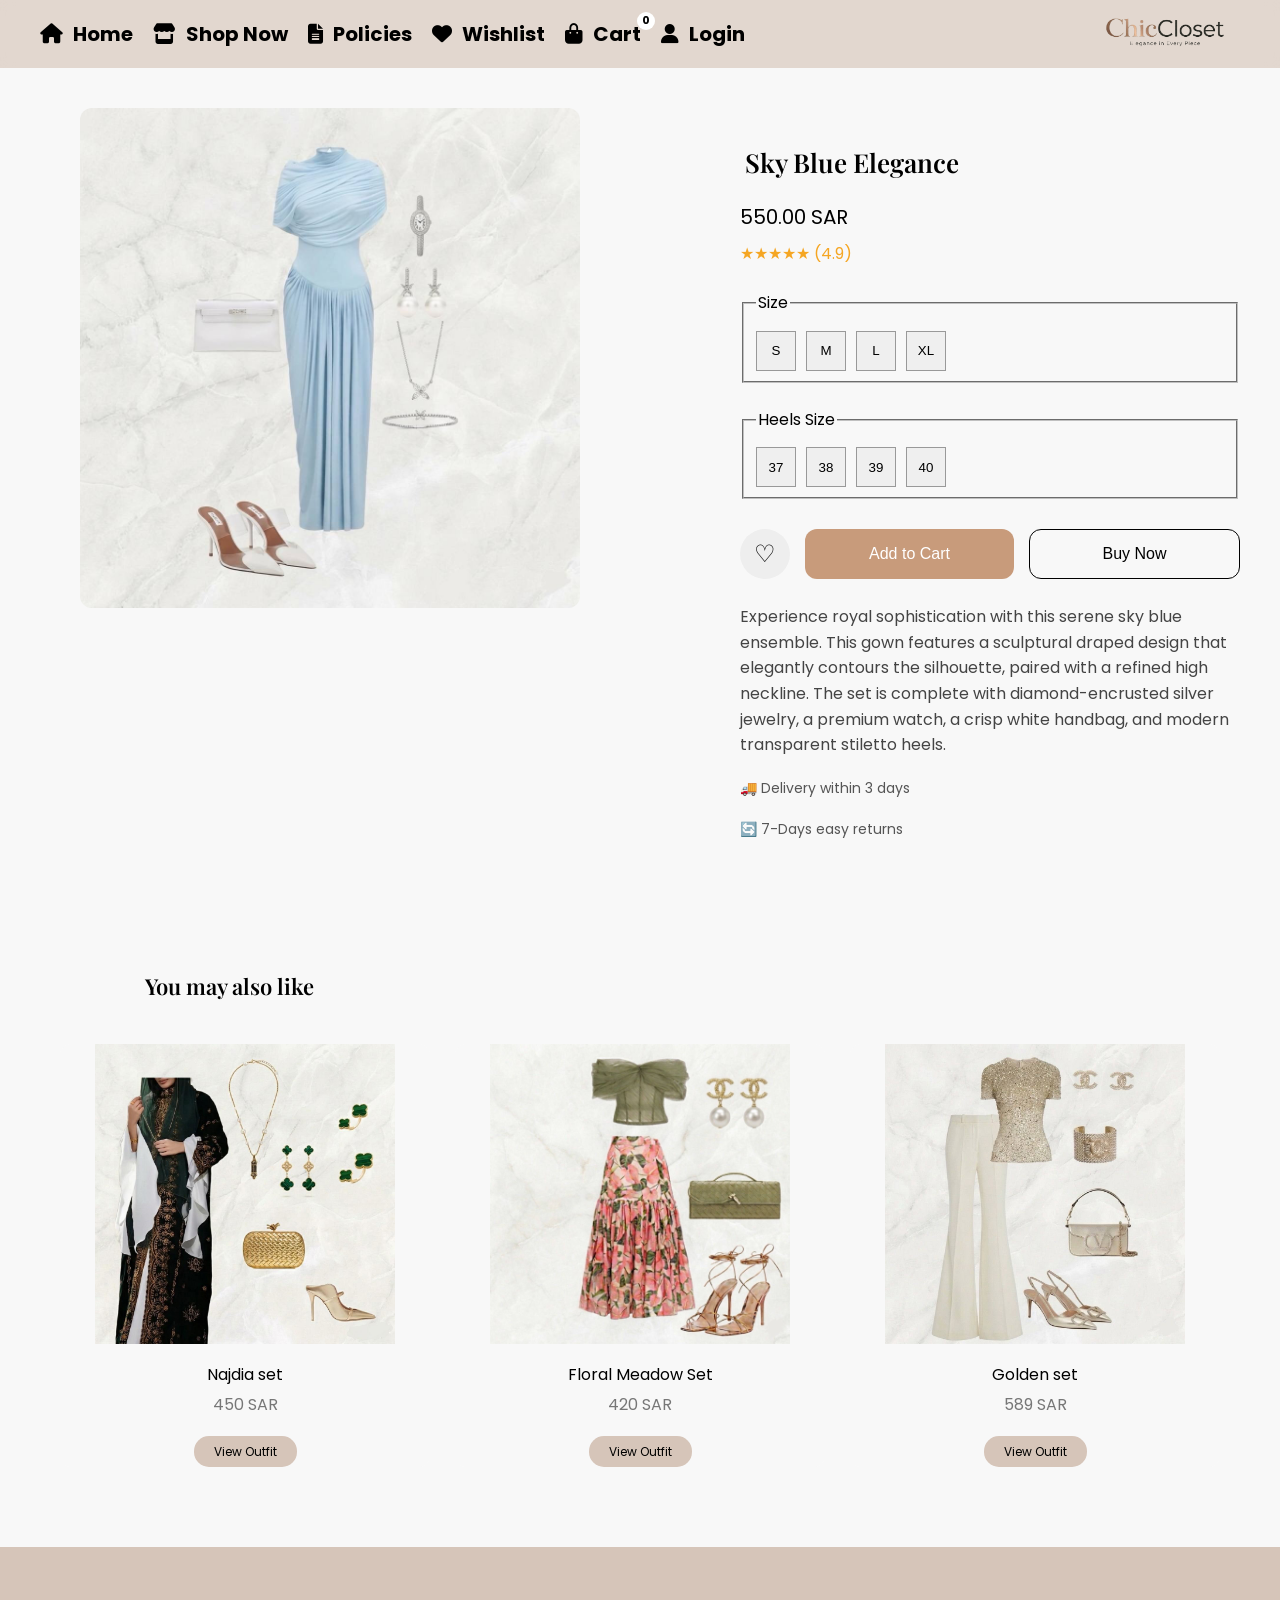
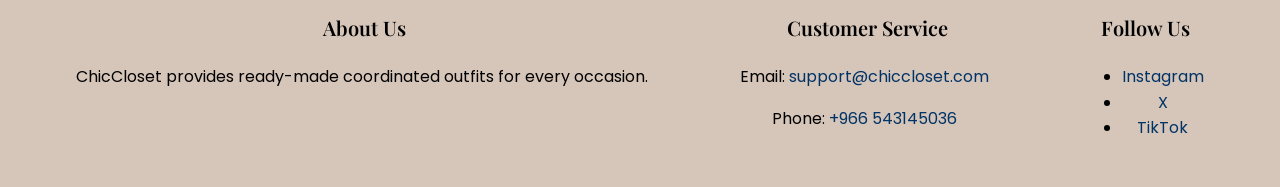
<file: sky_blue_set.html>
<!DOCTYPE html>
<html lang="en">
<head>
  <meta charset="UTF-8">
  <meta name="viewport" content="width=device-width, initial-scale=1.0" />
  <title>Sky Blue Elegance - ChicCloset</title>
  <link rel="stylesheet" href="style.css">
  <link rel="stylesheet" href="https://cdnjs.cloudflare.com/ajax/libs/font-awesome/6.5.1/css/all.min.css">
  <link rel="preconnect" href="https://fonts.googleapis.com">
  <link rel="preconnect" href="https://fonts.gstatic.com" crossorigin>
  <link href="https://fonts.googleapis.com/css2?family=Playfair+Display:wght@500;600;700&family=Poppins:wght@300;400;500;600&display=swap" rel="stylesheet">
</head>

<body
data-name="Sky Blue Elegance"
data-price="550"
data-image="images/sky_blue_set.jpg"
data-page="sky_blue_set.html">

<div class="navbar">
  <a href="index.html" class="logo">
    <img src="images/logo.png" alt="ChicCloset Logo">
  </a>
  <ul class="nav-icons-links">
    <li><a href="index.html"><i class="fa-solid fa-house"></i> Home</a></li>
    <li><a href="index.html#shopNow"><i class="fa-solid fa-store"></i> Shop Now</a></li>
    <li><a href="index.html#policies"><i class="fa-solid fa-file-lines"></i> Policies</a></li>
    <li><a href="favorites_page.html"><i class="fa-solid fa-heart"></i> Wishlist</a></li>
    <li class="cart-item-nav">
      <a href="cart.html" class="cart-link">
        <i class="fa-solid fa-bag-shopping"></i> Cart
        <span id="cart-count">0</span>
      </a>
    </li>
    <li><a href="login.html" id="login-link"><i class="fa-solid fa-user"></i> Login</a></li>
    <li><button id="logout-btn" onclick="logout()">Logout</button></li>
  </ul>
</div>

<main id="mainContent" class="container">
  <section class="details">
    <h2 class="title">Sky Blue Elegance</h2>
    <div class="price">550.00 SAR</div>

    <div class="rating" aria-label="Rating 4.9 out of 5 stars">
      ★★★★★ (4.9)
    </div>

    <fieldset class="section">
      <legend> Size</legend>
      <div class="sizes" id="size">
        <button class="size">S</button>
        <button class="size">M</button>
        <button class="size">L</button>
        <button class="size">XL</button>
      </div>
    </fieldset>

    <fieldset class="section">
      <legend>Heels Size</legend>
      <div class="sizes" id="heelsSize">
        <button class="size">37</button>
        <button class="size">38</button>
        <button class="size">39</button>
        <button class="size">40</button>
      </div>
    </fieldset>

    <div id="message" class="message"></div>
    <div class="buttons">
      <button class="heart-btn" aria-label="Add to wishlist">♡</button>
      <button class="btn add">Add to Cart</button>
      <button class="btn buy">Buy Now</button>
    </div>

    <p class="description">
      Experience royal sophistication with this serene sky blue ensemble. This gown features a sculptural draped design that elegantly contours the silhouette, paired with a refined high neckline. The set is complete with diamond-encrusted silver jewelry, a premium watch, a crisp white handbag, and modern transparent stiletto heels.
    </p>

    <p class="product-info">🚚 Delivery within 3 days</p>
    <p class="product-info">🔄 7-Days easy returns</p>
  </section>

  <section class="image-section">
    <img src="images/sky_blue_set.jpg" class="product-img"
         alt="Elegant Sky Blue draped dress with silver accessories">
  </section>

  </main>

  <section class="related">
  <h2 class="related-title">You may also like</h2>

  <div class="products-rel">

    <article class="card">
       <a href="najdia_outfit.html">
    <img src="images/najdia_set.jpg" alt="Najdia traditional outfit set">
    </a>
      <div class="card-name">Najdia set</div>
      <div class="card-price">450 SAR</div>
      <a href="najdia_outfit.html" class="btn-details">View Outfit</a>
    </article>

    <article class="card">
      <a href="floral_meadow_set.html">
      <img src="images/floral_set.jpg" alt="Floral skirt with olive green off-shoulder top and gold heels">
      </a>
      <div class="card-name">Floral Meadow Set</div>
      <div class="card-price">420 SAR</div>
      <a href="floral_meadow_set.html" class="btn-details">View Outfit</a>
    </article>

    <article class="card">
      <a href="golden_elegance_set.html">
    <img src="images/golden_set.jpg" alt="Golden elegant outfit">
      </a>
      <div class="card-name">Golden set</div>
      <div class="card-price">589 SAR</div>
      <a href="golden_elegance_set.html" class="btn-details">View Outfit</a>
    </article>

  </div>
</section>
<footer class="footer">
  <div class="footer-section">
    <h2>About Us</h2>
    <p>ChicCloset provides ready-made coordinated outfits for every occasion.</p>
  </div>

  <div class="footer-section">
    <h2>Customer Service</h2>
    <p>Email: <a href="mailto:support@chiccloset.com">support@chiccloset.com</a></p>
    <p>Phone: <a href="tel:+9665XXXXXXXX">+966 543145036</a></p>
  </div>

  <div class="footer-section">
    <h2>Follow Us</h2>
    <ul>
      <li><a href="https://www.instagram.com/chiccloset_0166">Instagram</a></li>
      <li><a href="https://x.com/ChicClosethrcp">X</a></li>
      <li><a href="https://www.tiktok.com/@chiccloset448">TikTok</a></li>
    </ul>
  </div>
</footer>

<script>
  // ================== Navbar ==================

  // Update the navbar based on the login status
function updateNavbar() {

  // Retrieve the currently logged-in user from localStorage
  const user = JSON.parse(localStorage.getItem("currentUser"));

  // Select the login link and logout button from the page
  const loginLink = document.getElementById("login-link");
  const logoutBtn = document.getElementById("logout-btn");

  // If a user is logged in
  if (user) {

    // Extract the username from the email (text before @)
    const username = user.email.split("@")[0];

    // Replace the Login text with the username and user icon
    loginLink.innerHTML = `
      <i class="fa-solid fa-user"></i> ${username}
    `;

    // Go to profile page
    loginLink.href = "profile.html";

    // Show the logout button
    logoutBtn.style.display = "block";

  } else {

    // If no user is logged in, show the default Login text
    loginLink.innerHTML = `
      <i class="fa-solid fa-user"></i> Login
    `;

    // Go to login page
    loginLink.href = "login.html";

    // Hide the logout button
    logoutBtn.style.display = "none";
  }
}

// Run the navbar update immediately when the page loads
updateNavbar();


// Log out the current user
function logout() {

  localStorage.removeItem("currentUser");

  alert("Logged out!");

  // Redirect the user to the home page
  window.location.href = "home.html";
}


  // Update cart item count in navbar
  function updateCartCount() {

    // Get current logged-in user
    const user = JSON.parse(localStorage.getItem("currentUser"));

    // Initialize empty cart array
    let cart = [];

    // Load user's cart if logged in
    if (user) {
      cart = JSON.parse(localStorage.getItem("cart_" + user.email)) || [];
    }

    // Calculate total quantity of all products in cart
    let totalQty = 0;

    cart.forEach(item => {
      totalQty += item.quantity;
    });

    // Select cart count element
    let count = document.getElementById("cart-count");

    // Update displayed cart count
    if (count) {
      count.textContent = totalQty;
    }
  }
</script>
<script src="products.js"></script>

</body>
</html>
</main>
</body>
</html>
</file>
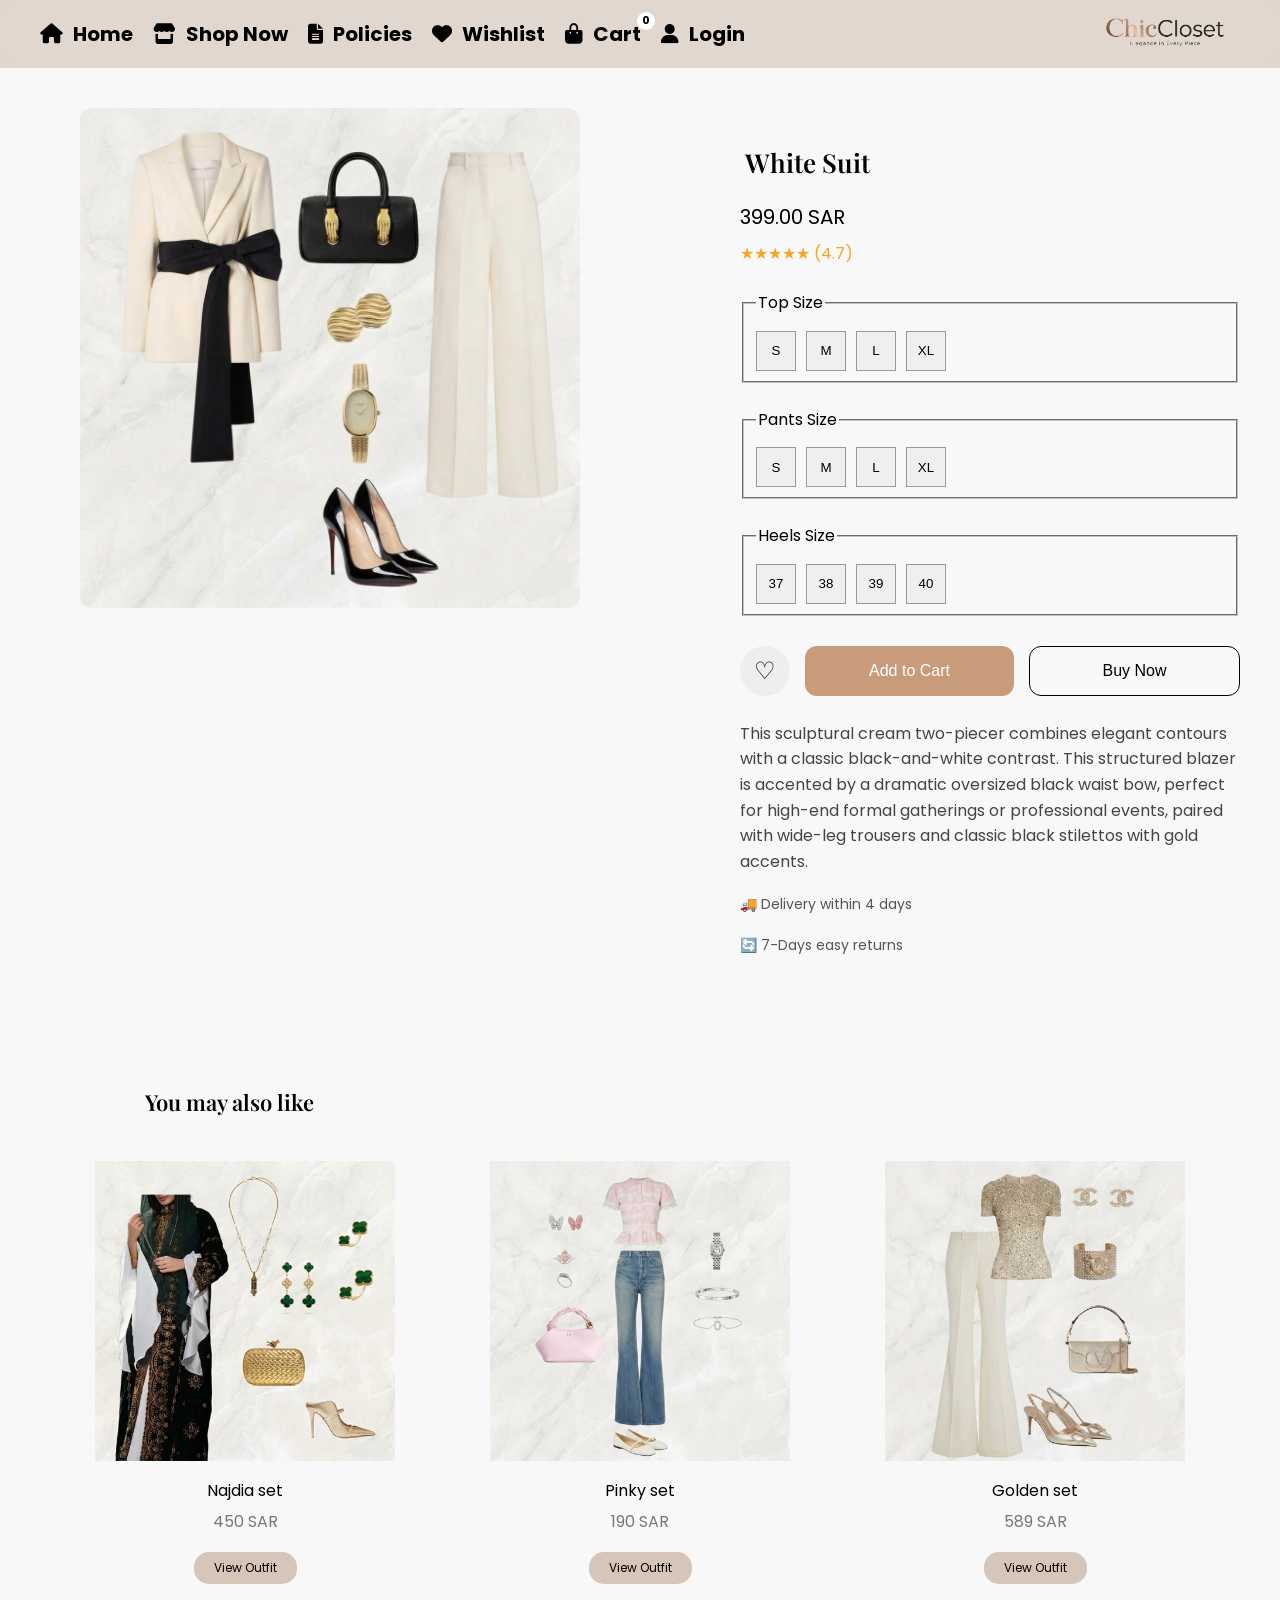
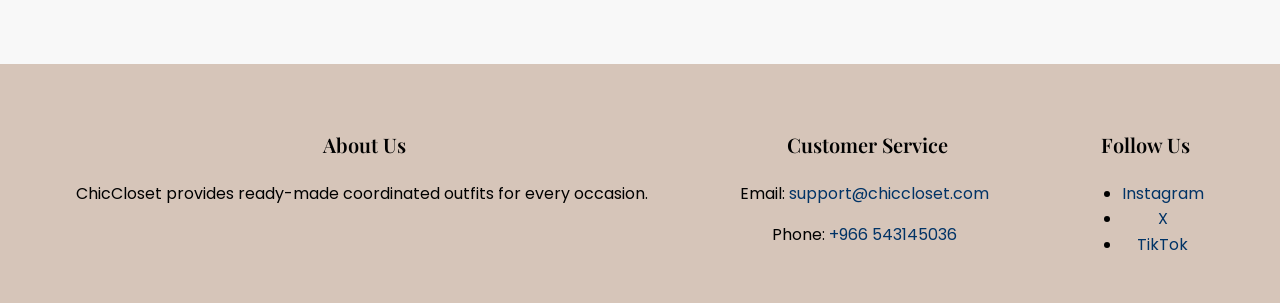
<file: white_suit.html>
<!DOCTYPE html>
<html lang="en">
<head>
  <meta charset="UTF-8">
  <meta name="viewport" content="width=device-width, initial-scale=1.0" />
  <title>Outfit Details</title>
  <link rel="stylesheet" href="style.css">
  <link rel="stylesheet" href="https://cdnjs.cloudflare.com/ajax/libs/font-awesome/6.5.1/css/all.min.css">
  <link rel="preconnect" href="https://fonts.googleapis.com">
  <link rel="preconnect" href="https://fonts.gstatic.com" crossorigin>
  <link href="https://fonts.googleapis.com/css2?family=Playfair+Display:wght@500;600;700&family=Poppins:wght@300;400;500;600&display=swap" rel="stylesheet">
</head>

<!--
Product information stored in HTML data attributes.
This allows JavaScript to dynamically read product details
and reuse the same script for multiple product pages.
-->
<body
data-name="White Suit"
data-price="399"
data-image="images/white_suit.jpg"
data-page="white_suit.html">


<div class="navbar">
  <a href="index.html" class="logo">
    <img src="images/logo.png" alt="ChicCloset Logo">
  </a>
  <ul class="nav-icons-links">
    <li><a href="index.html"><i class="fa-solid fa-house"></i> Home</a></li>
    <li><a href="index.html#shopNow"><i class="fa-solid fa-store"></i> Shop Now</a></li>
    <li><a href="index.html#policies"><i class="fa-solid fa-file-lines"></i> Policies</a></li>
    <li><a href="favorites_page.html"><i class="fa-solid fa-heart"></i> Wishlist</a></li>
    <li class="cart-item-nav">
      <a href="cart.html" class="cart-link">
        <i class="fa-solid fa-bag-shopping"></i> Cart
        <span id="cart-count">0</span>
      </a>
    </li>
    <li><a href="login.html" id="login-link"><i class="fa-solid fa-user"></i> Login</a></li>
    <li><button id="logout-btn" onclick="logout()">Logout</button></li>
  </ul>
</div>

<main id="mainContent" class="container">

  <section class="details">

    <h2 class="title">White Suit</h2>
    <div class="price">399.00 SAR</div>

    <div class="rating" aria-label="Rating 4.7 out of 5 stars">
      ★★★★★ (4.7)
    </div>


    <fieldset class="section">
      <legend>Top Size</legend>
      <div class="sizes" id="topSize">
        <button class="size">S</button>
        <button class="size">M</button>
        <button class="size">L</button>
        <button class="size">XL</button>
      </div>
    </fieldset>


    <fieldset class="section">
      <legend>Pants Size</legend>
      <div class="sizes" id="pantsSize">
        <button class="size">S</button>
        <button class="size">M</button>
        <button class="size">L</button>
        <button class="size">XL</button>
      </div>
    </fieldset>


    <fieldset class="section">
      <legend>Heels Size</legend>
      <div class="sizes" id="heelsSize">
        <button class="size">37</button>
        <button class="size">38</button>
        <button class="size">39</button>
        <button class="size">40</button>
      </div>
    </fieldset>
    <div id="message" class="message"></div>
    <div class="buttons">
      <button class="heart-btn" aria-label="Add to wishlist">
        ♡
      </button>

      <button class="btn add">Add to Cart</button>
      <button class="btn buy">Buy Now</button>
    </div>

    <p class="description">
      This sculptural cream two-piecer combines elegant contours with a classic black-and-white contrast. This structured blazer is accented by a dramatic oversized black waist bow, perfect for high-end formal gatherings or professional events, paired with wide-leg trousers and classic black stilettos with gold accents.
    </p>

    <p class="product-info">🚚 Delivery within 4 days</p>
    <p class="product-info">🔄 7-Days easy returns</p>

  </section>

  <section class="image-section">
    <img
      src="images/white_suit.jpg"
      class="product-img"
      alt="White formal suit with blazer and wide-leg pants">
  </section>

</main>

<section class="related">
  <h2 class="related-title">You may also like</h2>

  <div class="products-rel">

    <article class="card">
       <a href="najdia_outfit.html">
    <img src="images/najdia_set.jpg" alt="Najdia traditional outfit set">
    </a>
      <div class="card-name">Najdia set</div>
      <div class="card-price">450 SAR</div>
      <a href="najdia_outfit.html" class="btn-details">View Outfit</a>
    </article>
    <article class="card">
      <a href="pinky_set.html">
      <img src="images/pinky_set.jpg" alt="Pink outfit set with lace top">
      </a>
      <div class="card-name">Pinky set</div>
      <div class="card-price">190 SAR</div>
      <a href="pinky_set.html" class="btn-details">View Outfit</a>
    </article>

    <article class="card">
      <a href="golden_elegance_set.html">
    <img src="images/golden_set.jpg" alt="Golden elegant outfit">
      </a>
      <div class="card-name">Golden set</div>
      <div class="card-price">589 SAR</div>
      <a href="golden_elegance_set.html" class="btn-details">View Outfit</a>
    </article>

  </div>
</section>
<footer class="footer">
  <div class="footer-section">
    <h2>About Us</h2>
    <p>ChicCloset provides ready-made coordinated outfits for every occasion.</p>
  </div>

  <div class="footer-section">
    <h2>Customer Service</h2>
    <p>Email: <a href="mailto:support@chiccloset.com">support@chiccloset.com</a></p>
    <p>Phone: <a href="tel:+9665XXXXXXXX">+966 543145036</a></p>
  </div>

  <div class="footer-section">
    <h2>Follow Us</h2>
    <ul>
      <li><a href="https://www.instagram.com/chiccloset_0166">Instagram</a></li>
      <li><a href="https://x.com/ChicClosethrcp">X</a></li>
      <li><a href="https://www.tiktok.com/@chiccloset448">TikTok</a></li>
    </ul>
  </div>
</footer>

<script>
 // ================== Navbar ==================

  // Update the navbar based on the login status
function updateNavbar() {

  // Retrieve the currently logged-in user from localStorage
  const user = JSON.parse(localStorage.getItem("currentUser"));

  // Select the login link and logout button from the page
  const loginLink = document.getElementById("login-link");
  const logoutBtn = document.getElementById("logout-btn");

  // If a user is logged in
  if (user) {

    // Extract the username from the email (text before @)
    const username = user.email.split("@")[0];

    // Replace the Login text with the username and user icon
    loginLink.innerHTML = `
      <i class="fa-solid fa-user"></i> ${username}
    `;

    // Go to profile page
    loginLink.href = "profile.html";

    // Show the logout button
    logoutBtn.style.display = "block";

  } else {

    // If no user is logged in, show the default Login text
    loginLink.innerHTML = `
      <i class="fa-solid fa-user"></i> Login
    `;

    // Go to login page
    loginLink.href = "login.html";

    // Hide the logout button
    logoutBtn.style.display = "none";
  }
}

// Run the navbar update immediately when the page loads
updateNavbar();


// Log out the current user
function logout() {

  localStorage.removeItem("currentUser");

  alert("Logged out!");

  // Redirect the user to the home page
  window.location.href = "home.html";
}


  // Update cart item count in navbar
  function updateCartCount() {

    // Get current logged-in user
    const user = JSON.parse(localStorage.getItem("currentUser"));

    // Initialize empty cart array
    let cart = [];

    // Load user's cart if logged in
    if (user) {
      cart = JSON.parse(localStorage.getItem("cart_" + user.email)) || [];
    }

    // Calculate total quantity of all products in cart
    let totalQty = 0;

    cart.forEach(item => {
      totalQty += item.quantity;
    });

    // Select cart count element
    let count = document.getElementById("cart-count");

    // Update displayed cart count
    if (count) {
      count.textContent = totalQty;
    }
  }
</script>
<script src="products.js"></script>

</body>
</html>
</file>
<file: style.css>
body {
  margin: 0;
  font-family: "Poppins", sans-serif;
  background: #f8f8f8;
  overflow-x: hidden;
  line-height: 1.6;
}


/* ================= HOME PAGE ================= */

.hero {
  position: relative;
  height: 100vh;
  overflow: hidden;
}

.hero img {
  width: 100%;
  height: 100%;
  object-fit: cover;
}


.hero::after {
  content: "";
  position: absolute;
  width: 100%;
  height: 100%;
  background: rgba(0,0,0,0.20);
  top: 0;
  left: 0;
}

.hero-text {
  position: absolute;
  top: 30%;
  left: 50%;
  transform: translate(-120%, -50%);
  color: #fff;
  text-align: center;
  z-index: 2;
}

.hero-text h1 {
  font-size: 67px;
  margin-bottom: 9px;
   margin-top: 50px;
}

.hero-text p {
  font-size: 20px;
}

.hero-text button {
  margin-top: 3px;
  padding: 18px 35px;
  border: none;
  background: white;
  color: black;
  font-weight: bold;
  cursor: pointer;
  border-radius: 8px;
  transition: 0.3s;

}

.hero-text button:hover {
  background: black;
  color: white;
}

.about {
  padding:20px;
  background:transparent;
}

.about-container {
  display: flex;
  align-items: center;
  gap: 40px;
  max-width: 1000px;
  margin: auto;
}

.about-container img {
  width: 45%;
  border-radius: 10px;
}

.about-text {
  width: 55%;
}

.about-text h2 {
  font-size: 28px;
  margin-bottom: 15px;
}

.about-text p {
  color: #555;
  line-height: 1.6;
}

.icons span {
  margin-left: 10px;
  background: white;
  padding: 8px;
  border-radius: 50%;
  cursor: pointer;
}



.section-title {
  padding: 0 15px;
  margin-top: 25px;
  font-size:40px;


}

.categories {
  margin-top: 10px;
}

.products {
  display: grid;
  grid-template-columns: repeat(3, 1fr);
  gap: 20px;
  padding: 0 20px;
  align-items: center;
}

.products .card {
  width: 100%;
}

.filters {
  text-align: center;
  margin: 30px 0;
}

.filters button {
  padding: 10px 20px;
  border: none;
  background: #eee;
  border-radius: 20px;
  cursor: pointer;
  margin: 5px;
  transition: 0.3s;
  font-weight: bold;
}

.filters button:hover {
  background: black;
  color: white;
}

.filters .active {
  background: black;
  color: white;
}

.btn-details {
  display: block;
  margin: 8px auto 0;
  padding: 6px 20px;
  padding-button:180px;
  text-align: center;
  font-size: 12px;
  border: none;
  border-radius: 15px;
  background-color: #d6c5b9;
  color: black;
  cursor: pointer;
  transition: 0.3s;
  text-decoration: none;
}


.btn-details:hover {
  background-color: #bfae9f;
  transform: scale(1.05);
}

/* ================= features section ================= */
.features-section {
  padding: 60px 20px;
  background: #f9f9f9;
}
.features-section h2{
  padding: 0 15px;
  margin-top: 25px;
  margin-left: 30px;
  font-size:40px;
}

.features-section .container {
  display: flex;
  justify-content: space-between;
  gap: 20px;
  flex-wrap: wrap;
  max-width: 1100px;
  margin: auto;
}

.feature {
  background: #fff;
  flex: 1;
  min-width: 220px;
  padding: 20px;
  border-radius: 15px;
  text-align: center;
  box-shadow: 0 5px 20px rgba(0,0,0,0.05);
  transition: 0.3s ease;
}

.feature:hover {
  transform: translateY(-5px);
}

.feature img {
  width: 100%;
  height: 140px;
  object-fit: cover;
  border-radius: 12px;
  margin-bottom: 15px;
}

.feature h3 {
  margin: 10px 0;
  font-size: 18px;
  color: #222;
}

.feature p {
  font-size: 14px;
  color: #666;
  line-height: 1.5;
}

/* ================= NAVBAR ================= */
.navbar {
  display: flex;
  justify-content: space-between;
  align-items: center;
  flex-direction: row-reverse;
  background: rgba(214, 197, 185, 0.65);
  backdrop-filter: blur(8px);
  padding: 18px 40px;
  position: sticky;
  top: 0;
  left:0;
  z-index: 1000;
}

.nav-icons-links {
  list-style: none;
  display: flex;
  gap: 20px;
  margin: 0;
  padding: 0;
}

.nav-icons-links a {
  text-decoration: none;
  color: black;
  font-size: 20px;
  font-weight: bold;
  transition: 0.3s;
}

.nav-icons-links a:hover {
  color: white;
}


.logo {
  width: 150px;
  height: auto;
  margin-bottom:auto;
  overflow: hidden;
}

.logo img {
  width: 100%;
  height: 100%;
  object-fit: cover;
  display: block;
}

.nav-icons-links {
  list-style: none;
  display: flex;
  gap: 20px;
  margin: 0;
}

.cart-item-nav {
  position: relative;
}

.cart-link {
  position: relative;
}

.nav-icons-links i {
  margin-right: 6px;
}

#cart-count {
  position: absolute;
  top: -8px;
  right: -14px;
  background:  white;
  color: black;
  font-size: 11px;
  width: 18px;
  height: 18px;
  border-radius: 50%;
  display: flex;
  justify-content: center;
  align-items: center;
}

#logout-btn {
  margin-top: 3px;
  padding: 9px 25px;
  border: none;
  background: white;
  color: black;
  font-weight: bold;
  cursor: pointer;
  border-radius: 8px;
  transition: 0.3s;
}

#logout-btn:hover {
  color: gray;
}

/* ================= FOOTER ================= */

.footer {
  background: #d6c5b9;
  text-align: center;
  display: flex;
  flex-wrap: wrap;
  padding: 30px;
  margin-top: 40px;
  justify-content: space-around;
}

.footer h2 {
  font-size:20px;

}

.footer p {
  font-size: 16px;
}

.footer a {
  color: #003366;
  text-decoration: none;
}

.footer a:hover {
  text-decoration: underline;
}


/* ================= CART page ================= */

* {
  box-sizing: border-box;
}

.header {
  background: #d6c5b9;
  padding: 15px;
  display: flex;
  align-items: center;
  justify-content: center;
  position: relative;
  font-size: 18px;
  font-weight: bold;
}

.header h2 {
  margin: 0;
}

.back-btn {
  position: absolute;
  left: 15px;
  width: 38px;
  height: 38px;
  border-radius: 50%;
  background: white;
  display: flex;
  align-items: center;
  justify-content: center;
  text-decoration: none;
  color: black;
  box-shadow: 0 2px 8px rgba(0,0,0,0.15);
  transition: 0.2s;
}

.back-btn:hover {
  transform: scale(1.1);
}

.subtitle {
  padding: 10px 16px;
  color: #555;
}

.cart-container {
  position: relative;
  padding: 10px;
  margin: 10px;
  padding-bottom: 20px;
  transition: 0.3s;
  display: flex;
  gap: 40px;
  align-items: flex-start;
  flex-wrap: nowrap;
}

#cart-items {
  display: flex;
  flex-direction: column;
  gap: 10px;
  min-width: 500px;
  flex: 3;
}

.right-side {
  border-left: 1px solid #eee;
  padding-left: 20px;
  flex: 1;
  position: sticky;
  top: 20px;
  height: fit-content;
  min-width: 300px;
}


.cart-item {
  animation: fadeIn 0.4s ease;
  background: #fff;
  border-radius: 12px;
  padding: 16px;
  border: 1px solid #eee;
  transition: 0.3s;
  display: flex;
  align-items: center;
  gap: 25px;
  justify-content: space-between;
}

@keyframes fadeIn {
  from {
    opacity: 0;
    transform: translateY(10px);
  }
  to {
    opacity: 1;
    transform: translateY(0);
  }
}

.cart-item:hover {
  box-shadow: 0 8px 25px rgba(0,0,0,0.08);
  transform: translateY(-2px);
}

.cart-item a {
  text-decoration: none;
  color: inherit;
}

.cart-item a:hover {
  opacity: 0.7;
}

.cart-item img {
  width: 120px;
  height: 120px;
  object-fit: cover;
  border-radius: 4px;
}



.info{
flex: 1;
}


.info h3 {
  font-size: 16px;
  font-weight: 600;
  flex: 1;
}

.info p {
  font-size: 13px;
  color: #777;
}

.info span {
  font-size: 11px;
  color: #aaa;
}

.quantity {
  min-width: 20px;
  text-align: center;
  font-weight: bold;
}

.sizes-text {
  font-size: 12px;
  color: #777;
  margin-top: 5px;
}

.actions {
  display: flex;
  align-items: center;
  background: #f8f8f8;
  padding: 5px;
  border-radius: 20px;
  gap: 8px;
}

.actions button {
  font-size: 18px;
  border: none;
  background: white;
  cursor: pointer;
  margin-left: 5px;
  width: 35px;
  height: 35px;
  border-radius: 50%;
  transition: 0.3s;
  box-shadow: 0 2px 6px rgba(0,0,0,0.15);
  font-weight: bold;
  display: flex;
  align-items: center;
  justify-content: center;
}

.actions button:hover {
  background-color: #f0f0f0;
  transform: scale(1.05);
}


.actions button:first-child {
  margin-left: 0;
}

.delete {
  color: red;
}

.price-box {
  padding-top: 15px;
  background: transparent;
  box-shadow: none;
  border-top: 1px solid #ddd;
  border-radius: 0;
}

.price-box h4 {
  margin-bottom: 15px;
  font-weight: 500;
}

.row {
  display: flex;
  justify-content: space-between;
  margin: 10px 0;
  font-size: 14px;
}

.total {
  margin-top: 15px;
  font-weight: bold;
  font-size: 18px;
  color: black;
}

.checkout {
  margin-top: 10px;
  left: 0;
  width: 100%;
  padding: 15px;
  box-sizing: border-box;
  background: transparent;
}

.checkout-btn {
  display: block;
  width: 100%;
  padding: 16px;
  text-align: center;
  background: linear-gradient(135deg, #C89B7B, #a67c5b);
  color: white;
  border: none;
  border-radius: 8px;
  font-size: 16px;
  font-weight: 600;
  letter-spacing: 0.5px;
  transition: 0.3s;
  text-decoration: none;
}

.checkout-btn:hover {
  transform: translateY(-3px);
  box-shadow: 0 10px 25px rgba(200,155,123,0.4);
}


.empty-cart {
  display: flex;
  flex-direction: column;
  align-items: center;
  justify-content: center;
  text-align: center;
  width: 100%;
  max-width: 400px;
  opacity: 0.8;
  margin: 80px auto;
}


.empty-icon {
  font-size: 60px;
  margin-bottom: 10px;
}

.empty-cart h3 {
  margin: 10px 0;
  font-size: 22px;
}

.empty-cart p {
  color: #777;
  font-size: 14px;
  margin-bottom: 20px;
}

.start-btn {
  padding: 12px 25px;
  background: #d6c5b9;
  color: black;
  text-decoration: none;
  border-radius: 25px;
  transition: 0.3s;
}

.start-btn:hover {
  background: #bfae9f;
  transform: scale(1.05);
}

.hidden {
  display: none !important;
}


/* ================= PRODUCT DETAILS ================= */

.container {
  display: flex;
  flex-direction: row-reverse;
  align-items: flex-start;
  padding: 40px;
  gap: 60px;


}

.details {
  flex: 1;
  max-width: 500px;
  line-height: 1.5;
}

.title {
  font-size: 26px;
  font-weight: bold;

}

.price {
  margin-top: 10px;
  font-size: 20px;
}

.rating {
  margin-top: 10px;
  color: #f5a623;
}

.section {
  margin-top: 25px;
}


.sizes {
  display: flex;
  gap: 10px;
  margin-top: 10px;
}

.size {
  width: 40px;
  height: 40px;
  border: 1px solid #999;
  display: flex;
  align-items: center;
  justify-content: center;
  cursor: pointer;
}

.message {
  display: none;
  padding: 12px;
  margin-bottom: 15px;
  border-radius: 8px;
  font-size: 14px;
}

.message.success {
  background-color: #d4edda;
  color: #155724;
}

.message.error {
  background-color: #f8d7da;
  color: #721c24;
}
.buttons {
  display: flex;
  gap: 15px;
  margin-top: 30px;
}

.heart-btn {
  width: 50px;
  height: 50px;
  border:none;
  border-radius: 50%;
  background: #eee;
  display: flex;
  align-items: center;
  justify-content: center;
  cursor: pointer;
  font-size: 24px;
   transition: 0.3s;
}

.heart-btn:hover {
  transform: scale(1.1);
}

.btn {
  flex: 1;
  padding: 14px;
  border: none;
  border-radius: 12px;
  font-size: 16px;
  cursor: pointer;
  transition:0.3s ease;
}

button {
  cursor: pointer;
}

.add {
  background: #c89b7b;
  color: white;
  transition: 0.3s;
}

.add:hover {
  transform: scale(1.1);
  background-color: #caa27c;
}

.buy {
  border: 1px solid black;
  background: transparent;
    transition: 0.3s;
}

.buy:hover {
  transform: scale(1.1);
  }


.product-info {
  margin-top: 20px;
  font-size: 14px;
  color: #555;
}


.description {
  margin-top: 25px;
  color: #444;
  line-height: 1.6;
}

.image-section {
  width: 50%;
}

.product-img {
  width: 100%;
  max-width: 500px;
  border-radius: 12px;
  object-fit: contain;
}


.related {
  padding: 40px;
}


.related-title {
  font-size: 22px;
  margin-bottom: 20px;
}

.products-rel {
  display: grid;
  grid-template-columns: repeat(3, 1fr);
  gap: 25px;
  margin-top: 40px;
  padding: 0 20px;
  box-sizing: border-box;
}


.card {
  border-radius: 12px;
  overflow: hidden;
  background: #f8f8f8;
  transition: 0.3s;
  cursor: pointer;
  display: flex;
  flex-direction: column;
  align-items: center;
}

.card:hover {
  transform: translateY(-5px);
}

.card img {
  width: 100%;
  height: 300px;
  object-fit: cover;
}

.card-name {
  text-align: center;
  margin: 10px 0 5px;
}

.card-price {
  text-align: center;
  color: #777;
  margin-bottom: 10px;
}


.size.selected {
  background: black;
  color: white;
  border-radius: 5px;
}


.heart-btn.liked {
  color: red;
  background: #ffe6e6;
}

/* ================= WISHLIST PAGE  ================= */

.page-title {
  padding: 30px 40px 10px;
  font-size: 24px;
  font-weight: bold;
}

.remove-btn {
  display: block;
  margin: 10px auto 15px;
  padding: 8px 15px;
  border: none;
  border-radius: 8px;
  background: black;
  color: white;
  cursor: pointer;
}

.remove-btn:hover {
  background: #333;
}

.wishlist-products {
  display: flex;
  flex-wrap: wrap;
  justify-content: center;
  gap:30px;
}
p.empty {
  width: 100%;
  text-align: center;
  margin-top: 100px;
  color: #888;
  font-size: 18px;
}

/* Container for Add to Cart and Remove buttons */
.wishlist-buttons {
  display: flex;
  justify-content: center;
  align-items: center;
  gap: 10px;
  margin: 10px auto 15px;
}

/* Make both buttons exactly the same size and alignment */
.remove-btn,
.add-cart-btn {
  display: inline-flex;
  justify-content: center;
  align-items: center;
  width: 120px;
  height: 40px;
  padding: 0;
  margin: 0;
  border: none;
  border-radius: 8px;
  font-size: 14px;
  font-family: "Poppins", sans-serif;
  font-weight: 500;
  line-height: 1;
  text-decoration: none;
  cursor: pointer;
  box-sizing: border-box;
  transition: 0.3s;
  vertical-align: middle;

}

/* Remove button */
.remove-btn {
  background: black;
  color: white;
}

.remove-btn:hover {
  background: #333;
}

/* Add to Cart button */
.add-cart-btn {
  background: #c89b7b;
  color: white;
}

.add-cart-btn:hover {
  background: #a67c5b;
}

#favoritesContainer {
  min-height: calc(100vh - 300px);
}

/* ===== Headings Font ===== */

h1,
h2,
h3,
.title,
.section-title,
.related-title,
.about-text h2,
.features-section h2,
.hero-text h1 {
  font-family: "Playfair Display", serif;
  font-weight: 600;
}

/* ================= PROFILE PAGE ================= */

body h1,
body h2 {
  max-width: 1000px;
  margin-left: auto;
  margin-right: auto;
  padding-left: 5px;
}

body h1 {
  margin-top: 40px;
  margin-bottom: 20px;
}

body h2 {
  margin-top: 35px;
  margin-bottom: 20px;
}

/* Profile Information Card */
#profileInfo {
  max-width: 1000px;
  margin: 0 auto;
  background: #ffffff;
  border-radius: 20px;
  padding: 35px 40px;
  box-shadow: 0 8px 30px rgba(0, 0, 0, 0.06);
}

#profileInfo p {
  margin: 14px 0;
  font-size: 16px;
  color: #555;
}

#profileInfo strong {
  color: #111;
  display: inline-block;
  min-width: 90px;
  font-weight: 600;
}

/* Orders Container */
#ordersContainer {
  max-width: 1000px;
  margin: 0 auto 60px;
}

/* Individual Order Card */
.order-box {
  background: #ffffff;
  border-radius: 20px;
  padding: 30px 35px;
  margin-bottom: 25px;
  box-shadow: 0 8px 30px rgba(0, 0, 0, 0.06);
  border-left: 5px solid #d6c5b9;
  transition: 0.3s ease;
}

.order-box:hover {
  transform: translateY(-3px);
  box-shadow: 0 12px 35px rgba(0, 0, 0, 0.08);
}

.order-box h3 {
  margin: 0 0 20px;
  font-family: "Playfair Display", serif;
  font-size: 22px;
  font-weight: 600;
  color: #222;
}

.order-box ul {
  list-style: none;
  margin: 0 0 20px;
  padding: 0;
}

.order-box > p {
  margin: 0;
  font-size: 17px;
  font-weight: 600;
  color: #111;
  padding-top: 15px;
  border-top: 1px solid #eee;
}

#emptyOrdersMessage {
  max-width: 1000px;
  margin: 20px auto;
  padding-left: 5px;
  color: #888;
  font-size: 16px;
}

/* ================= ORDER ITEMS ================= */

.order-item {
  display: flex;
  align-items: center;
  gap: 15px;
  padding: 12px;
  margin-bottom: 12px;
  background: #f8f8f8;
  border-radius: 12px;
  transition: 0.3s ease;
}

.order-item:hover {
  background: #f3f3f3;
}

.order-item-image {
  width: 75px;
  height: 75px;
  object-fit: cover;
  border-radius: 10px;
  flex-shrink: 0;
  border: 1px solid #eee;
}

.order-item-details {
  display: flex;
  flex-direction: column;
  gap: 4px;
}

.order-item-name {
  font-size: 15px;
  font-weight: 500;
  color: #222;
}

.order-item-price {
  font-size: 14px;
  color: #777;
}

/* Empty State Messages */
#profileInfo > p:only-child,
#ordersContainer > p {
  text-align: center;
  color: #888;
  font-size: 16px;
  margin: 20px 0;
}

/* Responsive Design */
@media (max-width: 768px) {
  body {
    padding: 25px 15px;
  }


#profileInfo,
  .order-box {
    padding: 25px 20px;
    border-radius: 15px;
  }

  #profileInfo strong {
    display: block;
    margin-bottom: 4px;
  }

  .order-item {
    align-items: flex-start;
  }

  .order-item-image {
    width: 65px;
    height: 65px;
  }
}
/* ===== Profile Form ===== */
#profileForm {
  display: flex;
  flex-direction: column;
  gap: 14px;
  max-width: 600px;
  margin: 30px auto;
  padding: 35px;
  background: #fff;
  border-radius: 20px;
  box-shadow: 0 8px 30px rgba(0,0,0,0.06);
}

#profileForm label {
  font-size: 14px;
  font-weight: 600;
  color: #333;
  margin-bottom: -8px;
}

#profileForm input {
  padding: 13px 15px;
  border: 1px solid #ddd;
  border-radius: 10px;
  font-size: 14px;
  font-family: "Poppins", sans-serif;
  transition: 0.3s;
  background: #fafafa;
}

#profileForm input:focus {
  border-color: #c9a96e;
  background: white;
  box-shadow: 0 0 0 3px rgba(201,169,110,0.15);
}

#profileForm button {
  margin-top: 10px;
  padding: 14px;
  background: #c9a96e;
  color: white;
  border: none;
  border-radius: 10px;
  font-size: 15px;
  font-weight: 500;
  cursor: pointer;
  transition: 0.3s;
}

#profileForm button:hover {
  background: #b8935a;
  transform: translateY(-2px);
}

#profileInfo button {
  margin-top: 16px;
  padding: 10px 20px;
  background: #c9a96e;
  color: #fff;
  border: none;
  border-radius: 8px;
  font-size: 14px;
  cursor: pointer;
  font-family: 'Poppins', sans-serif;
}

#profileInfo button:hover {
  background: #b8935a;
}

#profileInfo button,
#profileForm button {
  transition: 0.3s ease;
}

#profileInfo button:hover,
#profileForm button:hover {
  transform: translateY(-2px);
}

.error-msg {
 font-size: 13px;
 color: #d93025;
 margin-top: 5px;
 font-weight: 500;
}

/* ===== Password Toggle Buttons (Profile Page) ===== */
.pass-field { position: relative; width: 100%; }

#profileForm .pass-field input {
  width: 100%;
  padding: 13px 75px 13px 15px !important;
  border: 1px solid #ddd;
  border-radius: 10px;
  font-size: 14px;
  font-family: "Poppins", sans-serif;
  background: #fafafa;
  box-sizing: border-box;
  transition: 0.3s;
}
#profileForm .pass-field input:focus {
  border-color: black;
   border-style: solid;
    border-width: 3px;
  background: white;
  outline: none;
  box-shadow: 0 0 0 3px rgba(201,169,110,0.15);
}
#profileForm .pass-field input.is-invalid { border-color: #d93025; }

#profileForm .pass-icon-btn {
  position: absolute;
  top: 50%; transform: translateY(-50%);
  background: none !important;
  border: none !important;
  cursor: pointer;
  font-size: 15px;
  color: #888;
  padding: 0 !important;
  margin-top: 0 !important;
  display: none;
  transition: color 0.2s;
  width: auto !important;
  border-radius: 0 !important;
  box-shadow: none !important;
}
#profileForm .pass-icon-btn:hover {
  color: #c9a96e;
  background: none !important;
  transform: translateY(-50%) !important;
}
.btn-eye  { right: 40px; }
.btn-clear{ right: 12px; }
</file>
<file: checkout.css>
/* ===== GLOBAL ===== */
body {
  margin: 0;
  font-family: "Poppins" , "Segoe UI", Arial, sans-serif;
  background: #f8f8f8;
  overflow-x: hidden;
  line-height: 1.6;
}

/* ================= NAVBAR ================= */
.navbar {
  display: flex;
  justify-content: space-between;
  align-items: center;
  flex-direction: row-reverse;
  background: rgba(214, 197, 185, 0.65);
  backdrop-filter: blur(8px);
  padding: 18px 40px;
  position: sticky;
  top: 0;
  left:0;
  z-index: 1000;
}

.nav-icons-links {
  list-style: none;
  display: flex;
  gap: 20px;
  margin: 0;
  padding: 0;
}

.nav-icons-links a {
  text-decoration: none;
  color: black;
  font-size: 20px;
  font-weight: bold;
  transition: 0.3s;
}

.nav-icons-links a:hover {
  color: white;
}


.logo {
  width: 150px;
  height: auto;
  margin-bottom:auto;
  overflow: hidden;
}

.logo img {
  width: 100%;
  height: 100%;
  object-fit: cover;
  display: block;
}

.nav-icons-links {
  list-style: none;
  display: flex;
  gap: 20px;
  margin: 0;
}

.nav-links a {
  text-decoration: none;
  color: black;
  font-weight: bold;
  transition: 0.3s;
}

.nav-links a:hover {
  color: white;
}

.cart-item-nav {
  position: relative;
}

.cart-link {
  position: relative;
}

.nav-icons-links i {
  margin-right: 6px;
}

#cart-count {
  position: absolute;
  top: -8px;
  right: -14px;
  background:  white;
  color: black;
  font-size: 11px;
  width: 18px;
  height: 18px;
  border-radius: 50%;
  display: flex;
  justify-content: center;
  align-items: center;
}

#logout-btn {
  margin-top: 3px;
  padding: 9px 25px;
  border: none;
  background: white;
  color: black;
  font-weight: bold;
  cursor: pointer;
  border-radius: 8px;
  transition: 0.3s;
}

#logout-btn:hover {
  color: gray;
}

/* ===== LAYOUT ===== */
.checkout{
  max-width:1150px;
  margin:40px auto;
  display:grid;
  grid-template-columns:2fr 1fr;
  gap:25px;
  padding:0 20px;
}

/* ===== LEFT CARD ===== */
.card{
  background:#fff;
  padding:30px;
  border-radius:16px;
  box-shadow:0 10px 25px rgba(0,0,0,0.05);
}

.title{
  font-size:32px;
  font-weight:bold;
  color:black;
  margin-bottom:25px;
}

/* ===== SECTIONS ===== */
.section{
  margin-bottom:25px;
}

.section h4{
  font-size:12px;
  letter-spacing:1px;
  color:#9a8b80;
  margin-bottom:15px;
}

/* ===== INPUTS ===== */
.grid{
  display:grid;
  grid-template-columns:1fr 1fr;
  gap:15px;
}

.field{
  display:flex;
  flex-direction:column;
}

label{
  font-size:12px;
  color:#666;
  margin-bottom:6px;
}

input, select {
  padding:12px;
  border:1px solid #eee;
  border-radius:10px;
  background:#fafafa;
  outline:none;
  transition:0.3s;
  font-size:14px;
  font-family: "Poppins", "Segoe UI", Arial, sans-serif;
  -webkit-appearance: none;
  appearance: none;
}

select {
  background-image: url("data:image/svg+xml,%3Csvg xmlns='http://www.w3.org/2000/svg' width='12' height='12' viewBox='0 0 12 12'%3E%3Cpath fill='%23888' d='M6 8L1 3h10z'/%3E%3C/svg%3E");
  background-repeat: no-repeat;
  background-position: right 12px center;
  padding-right: 32px;
  cursor: pointer;
}

input:focus, select:focus {
  border-color:#b79a84;
  background:#fff;
}

/* ===== DYNAMIC ERROR MESSAGES ===== */
.error {
  color: red;
  font-size: 12px;
  margin-top: 5px;
}

.input-error {
  border: 2px solid red !important;
}

.input-valid {
  border: 2px solid green !important;
}

/* ===== OPTIONS ===== */
.options{
  display:grid;
  grid-template-columns:repeat(3,1fr);
  gap:12px;
}

.option{
  border:1px solid #eee;
  border-radius:12px;
  background:#fff;
  cursor:pointer;
  transition:0.2s ease;
  overflow:hidden;
}

.option:hover{
  border-color:#cdb4a2;
  transform:translateY(-2px);
}

.option input{
  display:none;
}

.option label{
  display:flex;
  align-items:center;
  gap:10px;
  padding:10px 12px;
  font-size:14px;
}

.option img{
  width:38px;
  height:38px;
  object-fit:contain;
}

.option .name{
  font-weight:bold;
  font-size:13px;
}

.option small{
  display:block;
  font-size:11px;
  color:#888;
}

.option:has(input:checked){
  border:1px solid #b79a84;
  background:#fffaf6;
  box-shadow:0 4px 12px rgba(183,154,132,0.15);
}

/* ===== SHIPPING CARD ===== */
.ship-card{
  display:flex;
  align-items:center;
  gap:12px;
  padding:14px;
}

.ship-card img{
  width:45px;
  height:45px;
  object-fit:contain;
}

.ship-card .name{
  font-weight:bold;
  font-size:14px;
}

.ship-card small{
  display:block;
  font-size:11px;
  color:#888;
  margin-top:3px;
}

/* ===== PAYMENT CARD ===== */
.card-payment{
  border:1px solid #eee;
  border-radius:14px;
  padding:15px;
  background:#fafafa;
}

.field.full{
  grid-column:1 / -1;
}

.card-payment .field{
  margin-bottom:12px;
}

.card-icons{
  display:flex;
  gap:10px;
  margin-bottom:10px;
}

.card-icons img{
  width:70px;
}

/* ===== BUTTON ===== */
button{
  width:100%;
  padding:14px;
  background:#b79a84;
  border:none;
  color:#fff;
    border-radius:12px;
  font-size:15px;
  cursor:pointer;
  margin-top:10px;
}

button:hover{
  background:#a48670;
}

/* ===== SUMMARY ===== */
.summary{
  background:#fff;
  padding:25px;
  border-radius:16px;
  box-shadow:0 10px 25px rgba(0,0,0,0.05);
}

.summary-title{
  font-size:16px;
  font-weight:bold;
  margin-bottom:18px;
  padding-bottom:10px;
  border-bottom:1px solid #eee;
  color:#8a7a6a;
  letter-spacing:1px;
}

.product{
  display:flex;
  gap:12px;
  margin-bottom:15px;
}

.product img{
  width:65px;
  border-radius:10px;
}

.price{
  color:#b79a84;
  font-weight:bold;
}

.row{
  display:flex;
  justify-content:space-between;
  margin:8px 0;
  font-size:14px;
}

.total{
  font-weight:bold;
  font-size:16px;
  color:#b79a84;
  border-top:1px solid #eee;
  padding-top:10px;
}

#product-list .product{
  padding:10px;
  border-bottom:1px solid #eee;
}

/* ===== SUCCESS MODAL ===== */
.modal-overlay {
  display: none;
  position: fixed;
  inset: 0;
  background: rgba(0,0,0,0.4);
  z-index: 9999;
  justify-content: center;
  align-items: center;
}

.modal-overlay.show {
  display: flex;
}

.modal-box {
  background: #fff;
  border-radius: 20px;
  padding: 40px 35px;
  text-align: center;
  max-width: 380px;
  width: 90%;
  box-shadow: 0 20px 60px rgba(0,0,0,0.15);
  animation: popIn 0.3s ease;
}

@keyframes popIn {
  from { transform: scale(0.8); opacity: 0; }
  to   { transform: scale(1);   opacity: 1; }
}

.modal-icon {
  font-size: 60px;
  margin-bottom: 15px;
}

.modal-box h2 {
  color: #b79a84;
  margin-bottom: 8px;
}

.modal-box p {
  color: #888;
  font-size: 14px;
  margin-bottom: 25px;
}

.modal-btn {
  width: auto;
  padding: 12px 30px;
  background: #b79a84;
  color: white;
  border: none;
  border-radius: 12px;
  font-size: 14px;
  cursor: pointer;
}

.modal-btn:hover {
  background: #a48670;
}

/* ================= FOOTER ================= */

.footer {
  background: #d6c5b9;
  text-align: center;
  display: flex;
  flex-wrap: wrap;
  padding: 30px;
  margin-top: 40px;
  justify-content: space-around;
}

.footer h2 {
  font-size:20px;

}

.footer p {
  font-size: 16px;
}

.footer a {
  color: #003366;
  text-decoration: none;
}

.footer a:hover {
  text-decoration: underline;
}
</file>
<file: auth.css>
���� JFIF  H H  �� C 
	

�� C��   " ��              ��            ��    �X�(�Ri�(@�9$�$�L��T��i-�j�J�j��V��$��X &�t��5R ��Zy�jD	SLȍ��Rj�1
CL��I�,( @���Z9 q"�Md��HU�
� -IFi5�bi����  �1�#hV ��42U*D�S(�uN,*X��1jҶjh�$��Rh&gC0T .���$CM�B��ұ�4qr�5@���J$��&��RȐ�����"�J�>��Dhj��s�8���ZR
$*F`T��jMgcsE R�1s*Q��j�(
I�r���ԅ9�Ԅ��il@sD�!Bl�I�@��V�a-N�F�B梚v�h)� $HJ��H�L:�JKyɬ+��d'�E[  �XÓ�:���T*1�(�	`1P��="�SCh�C�4���*i�.6S=/3�N��Ҡ�r�S29<�v��L� )6J�h	�2�I�M�D�r�qpT]��iD�i��\�048s�zYl�%�&աR)(ȩJ�-`rP��6�ӆ�&�������bU &K�Z�g�UWQ@*%�"M(4$�D�q�:�3�?�u��k�ӏ��"�&�s�9r�oK�}���}1���:@�&IJ\݉Q*�����"jI��g���C�!hL#4r-��5��	�Լ��h�TJr�T�Sr74SLJ��V��� *Cd�@���\F�n�MT���˓���nm�F�]�f���'*ʋ���F;�m�#7�����˞�~o-罯5��{���o274��@�-��&k8�m�i�`�ׂO��1?G�Ǽx�b`9BD����Ф��H���&1�W�]>���U�N=&�G&3�G��6xLr�]����m12�IJ�P$�d�LI�3�tMEE�ueHKw;�*�y�j$����G	���:���_?�wH����q#�ȎO;��w\>ǉ�i�q�����^WK��7��}��*��%�2Hz�9r�(V� ��^s����w�R>%_����j��#����Ni�� ?�r��S�f��IBQ�������?=k�Vu�3���Řo��L���
ܜ{ǖ�����D���F��E*M  ��B)	^QE�w��W.�}��5V�cLղV���'�襾�����M���}g*1{NfO����\�}��s���2�U���z
���5�z��b��!B�J3��D�|�_���g��Lq�$�4�@�7����7�!�{�W�f���a�rC�@�����ߞ�Ϛ��{6ݙk��ӢKv��S<>V{[��n��y�  ��4��P"�+B ��0�i2ԳS|��Mi72�I%Tզ����Ϋ�빻������+�ysy�~:牘�:���M������s5:Ϋ����%��sW7� �&*@�3.O�������߿O$��R&.6�ǋ��K?Q��2�l���p�ҵ1����Φ'g|����tQ��+NMƂi���EA;a��` �M"�kC�(���i$�9��=��M��I�R*��Ñ'���W:t,�7;�8��Y���9�1�>���Ӳ�����q�^�Χ�yY۝�k.i�LD�TRzA���~??��?a��	��T��*b����½��3~���\�l7)\ĪJ�UM#����mƙ�LXt!I�:��Th&�(��4����z��T�n�ە4&3Qk�&�$�KlI�9霴*�D�B�d
K$��m:ο�����U���\��3�L]��3���;�?$ۤ�������Y�����z�E�w]1Ϛ]0�10�T
J��/��_��ž��W���R���X���\�S�KS����?똕a��H�M�i4G[�o�qr�77	��cH���z ��
i�q�+9o��:�����H�(�r�� �L�泱5k��n*��Qr13>��t¬hӍ�����DkƎ����\�jמ]d��:�[s��qy���:�gL���s@ �Q�|�WI�O�q~m2�K�y�g��o̫O����u��A���}�|H>���+��k�|�>ׯ�̾�����C�����>���LL�t�~{��-Ͳ���.�e��m%�j֚I�HO���;S��Zj ���z  4Z5.';��SX膌u�xu�� *A%W���8��Li�u�hAa廮o'��3��r:��=_�������|��8z����K�$Ƣ�|��[��|j�LfDv�gm��p������25BrR$�rOe�wܵ�.˫��V�%q��O�pW���`v�j�<� /���N��h��l��i�ڜ��M��jZ0����˴�@��*r�T���6�&���Mgbb�pa���6���"v������� u��5�ӣ���q�Y�-8����|��q�|l�����v��3��'�g�T�rBj�I�z;�+Y po������~�9~���^��_��sP5Ҥ����7������n�K���������ο^~��_;�&k2��>�8���^W-�5�[i�64�41�0��F��4�"P�p�S��r9�e0M9�ٔ�vۖC
$�� 1�����b�2�L�� �m*�����I�w�I��H��j�N>�<}0���ݟU�~ۮ\���|�/nn�����-�ΜJn�5�~RÉ�i��Q�G��o¾���^�������^5}��F�ӚP+������ ��>3�O��8����_�b��N������&l���˃��\oM��lL�r�� �:f����	���R,�nRn%2�\�D\Z�=HmL��&�x�=�G���y뼨��U$L\eI@v���ƹ��+��P�r8�y}:�O�}?�������;�������G�ױ��^�N^��+o����7�}E&F�h�������/խ�)����WY�����MIE�L�9�_��?�����O��v�q��嬉�#�_p�7ݳiI�v]LN��Ϯ�孕SI�ұT\5Sa�ĥE��F��r��Bq�̤n0 �^VksK�ib�J���"��KQ��m'����=��:��"���?5��f�}6�<ߠì�z��U��$���p��Uy>t|�^�鿞�鏥�.�����)�7��P���3����}���,C��}/����ޞ'���?���?=1j\�R�+7�}/�'��v�>��/w�v�g�&��������.M�S��,�6�lt�H��l��,`$ƙJ�:�؛�M=T�  �\l�!�5,�3��K.�L��\�D0%�dViu�����gFw�t�����.���7Q����9�#TC�6�~jc���/���oI�}������C�|b�;��e�K
I�)fm|ӓ������T�`�$���5X�u3�3�ƾ�����׋�O���U)�T��e����o?��җ^R�ť'-��o�/���SJ�� ���u�������m-\�7(�>�l���Z�SR�5hx�s�锌ԚԋNY9�)��s^K�ĨI�FkY����Nq���'����>U]}�_��}���(2�\eZ;2w��΋���tV:�'1,\�����sQ��H+���O����9?-t� F�MvS���RR5,A- �(L3*@(���g�K�?�yc��.���yw�m��L�4M2i ��sx8��5��7��&I�hMR��x�KUj��9�u)�Ἦz1Ζ���Y�К��8ܞ?=���ʯG�zO1��;`k���yc���0=��;��i���>�z[��a��ƦjY>��os��JDL\K�~d�q³��u����/ ����<r�1o��W'�^�Uz��"{$x���^T�3b=HyS�jx�����O�>���0��5�G�t���s����i53.��σ����%���p�b��F4��=w�jծl�h��`!��g�磌�e��>�79��y��#����j����efY酊EIW&^�>��Wq���7�GA���r0V}w��'��}��'�)���3���u�qϾ���Q>����>�\e-�4�$c�M@dČ��VM.Tk+��Lڌ�L6D����1�F�yހ!�[%1#h(r�r��zr �jn��K@@���o*A��� �f�@��MVw���X|����x<�&o�߁��Z��8����i/úO�Y��O�v{�f5	�g��ㇱ�\43�����g��q����~?�-��|k�7�����~��=1�:��J�E������J��MB��R�C)C�x�6����#z���%E"Q4$�4���i��;~���gsV�ClwJ�X����7|8����⬷4ʋ�l4Pr8���U�-2Хy4�@S��I�X�2q�m�S5~N�;�y�MC�R�ZȆ�zFY閧���������<}��^o�oe�w�~��#:��8^��{\\�}��.���<���~_�u��V��a$CM�RÂI܅Q$�K��iA�Ŷ���)ȩ*rl��q��^����j�4[� 橁n?3�ǧ!L�Qz�SL�pZ�Շ'���I,�H�!5T���H�%u��n� �Ж��7�b���m���'0�Q0�)#������{��r�i�3Tw��yz�w�����:t~��{l9t����������O۞z��4q@������Ƌ-p2��]��>T�ٽ�yq�Ry��S��o,ʩ���h�l�p�<�/==�����7%&�I��\���V�{�R3QQEM(����y[�YT���="��+DX�h��2͠9��S����봸ӦP$�`�(q"�;_g��<Z�|yX���I�7���س�M��M�|��/��q��s�Y�^��z���-e�0&�����U�+�W�����g��������\ޫ��o>��������ߛKj�e�Rpxܞ>7;�um:9<nS2� )�2��Ŕ��kL�Kr��B��y|>n���e5Qr���J4�rP��h5Ϣ�0p9�|k���-�Bs�W*MT�D��[�v��<w���*�o��_�}���~�-���/�s�y�������a��w\T9�H�*@	�sy����~���|��^��|}㒹�:���5���lk��|O�����_[Ȣ�hd�Pp0�t[c������rY@�	�Z�rx򫋔���i��Ī�����w4��v��4��J�ZJ��Rv�6�\�L��
�ƺe�fy��U�m�R�����|����|�������p��N��%��V���-�8=�Y�^���ˏ���-��o��{Ɗ��J�cPCMe/S�y|��]�'��i���<ޗ�V�����$��z�Tk�^��Ǜ.~��MZ�6!���k�=N�k�U�v>G����!���7�E��@�jZ#L��H�a���jU@	�)�L.��kU1���ʹ�=��\uÓ�Z5]p�"if�.�X�Lُ��� &������i+H�������?U��q�x@��/u��^�.wϏ����}/��9m=a ���R@<���^�avܟ�����.zͻ^T��Z�>/e�:��u�O/7��t>��G����2!$�e6�#8�*�zzg��g��<nJ&��ML�-r��+�����ˑ4�zgwM�$��-db��!����V�l�I�eKX��B�ȸ�?3��cM�� MNE'L	g-r8� �� T~T뇆�u� Z�o�w���м�g�������:�t��I�z�/|���8���]?k���0� �5�5�^���ߖ߅�|�o��:퓋|�Jν�k��v��x�=o�U�w	j��$Ԋ	�"���[Ppu�|�T�V��W#�5��nn+
�窩zX��-SEIh�CF���J���jl�T��ĩK�J�4�h�s�����;<�i�Ț�4�h)˅��{����=�8k�^`%���@}+�Q���u�8�s.�Gk��]޼.u�\nWλ���3ۦoT(�3��34�7�9�>�㼝��;7���Ӣ�s{?Gȿo�Mzy��I���tDj�T�Be���-y���EQk{�)��Dqn�qg��n��*��U$ΓM IMW%H5���d�N椡:�N��4������7g���>�i�DR�&�2�8�_�������l:�u�ܾ���y�F:��t��������@�q�\}g���v������	'G����aSt��@ �@���@Z	\�$�����k�����Y�;K�q���"��kH�q��;�i궍K ��ٲ��-���1�,d���VE�Ky��2�ks;A��G����:�W-*��Ě *b�>=�/�|˿9�LzF �������zF[c�ǋ���팵�q;ܱ�z���eRNw��3��T�5�h	+ȝ;SHI�&$�ŀj�v4%Ym�u��.�4��U���Y@P4+�5����l0(@	`�MMr�{�T�T���cC��&,���3�Q#X�jL�k7��a*娕a�س�����=g�����4���>��/��s�~����y��(���ýÿI��I�ڕ�T��M�	���dU%M̉
FC	K����=���NzD�Ԃh����4�q�<S��zsލR�h�<nJ t��M.�[��N;m=�14�jS@v)�rE{̪H�R�2�`�![H������Y�I,R�`Ugr��59H��~����<��b��1��:?H~o��}�f�6
�-f�n�:p�"

Y���4Þ��g����ou�.��t��d"�,���C���q9�8Z�>�9�S\�/)���-J'-is{�_�w�t�с@�)j5̦�{�N�� m�r�KJ�Zj��D��|u�k40d�����BM�k�������FS�,�@�����9;_�~7��?H*3e� �*���lt&��)�� �s���˯�'���� ^�Σ��v��<��4��p��-Щ����]M#N{���!����CW ���s���閼�:�������٦�Ԛ��2��V�EJ�CF�`�f�îK0r�@$4IR��ϧ�'�'5��\R qpq��e�O�G��+6[uX��-�1� �*	� Т�T�Pu�S�^c��/O^�Q�� =�e.@M�EC���:����3�}4_'��e�+��^F��t��-�Kա�$�ɥM�/~?#yM�L��z
L���D���A��h�	�h�-����r/���|.��\RhԘq���W'�k�g^���FEgT��pK��$T�5(�v�4R�D��'���y��}v��[�z�,�������<�5S��l$l�K������5��>_�șbT�/#|7鎣H�;��j�@
.K�A')\�3�i2�p*NHak�	&TΦt"�p��\�T8*b�航�Sd��2���~|�s�sR	�N6;a+qei~����̩J�+��@��ju&-g+hUt����������X��ln��;~>y��S^� 8����i���z������|�'*�	�L����ms�nk�Jj���l���MP�C����%*�$�ڳӎTc�5%T�h���R�D'aN.��Lp4�П�k�E�)�����0�Rku,����}{>BҚH`i��6R�
��9!�Sp��w^o�����iʴ��N{.|>îƽ�y�O���SPBhlEu�O�W����t�|�/)������l4鎾���u5� B�HK��i��î��4E.@)1��]�ש� ��ss$�V���J�75
����F[?��P�M���\jST�hǏ��AH)������&PT(A��B�1���U.D�3�������z�ӕ׃�i�!c�v\>}y>�~�:M�%j��)c�;n�7J���Lr�O���@�M̺kozk�K��( MZf�Sc@��\���u	��A�\��R��t�H9�A��&,��)�:,Ң� 12����� ��=�MPJH�z� ���,��ˣ�m�����ii�*	%5Q�����@�r  �<ץ����o5�<�ymWNmT�X����&���&�h�dSqa�v�F.���@E�_'�ȹX*�I�k��Z�_7�.�Rz6�&$�Kze�-5S��r59�L�$�VZEC$�UI��銉�f$���A,Ҡ4�(~��ä�:CW5)����g�+��	s���.P,�P���ET�0���	����{�������#�����;J�gۑ,+Y,r�3�R�Q����*4����4�q�#MԪ���g���r�]6qvP�� �\�5�K�c\��^���TTkD�4�5A2�V�N�B���JN� T$SG������,u�TL MC������\�Zr8���9�n�*�l�,IamH��	�Im ���{�����G����<���?����dԉ��hԍ1eh�黮�k�s|�S�H5��4�hJMM��F���Ǒ��*4��������hjD�T�I<��k%W\։n��`& @��M���Z>M�ϰ�sQHj��B5~����~=%"7�-��@P�M��jli�	�t	R$T� ���/ǧ�v�O��q�_���q�1?��BJ�S� ��OO�u�i�hj���9:砓, �	v�Ӧ8�ng���T����;����X�R'6��,VN��묵T `K @4� � � a.�0 K>�O�|��KR��s�W�W�L�o���NI��e4�K��aڌ�bNhc$�J�_k�-|��x�;����7��Ͽ�y�H	�R�@�S��F5�Ms�&�̤�h5Bj^F���^;��Z4Kur�Y� ϑ��U&��Nf��IN\�9��܌E� �dЉ"�PӉ�(��9p�E"O����ſ���i??r���✿�J|�_�d��sfC���ʵ�����F�T$�I$�NF�h@�)�2�z�_��oQM.܅SJi*e��"T�%:\�����i��P����Ɲ�*hp��%��y�oJD�QT�JB�Z��T���xҳ�`��"h�	�H�!��)*�7R����pTU�@��%�<쥥9U��"��AD�:�ܕQ�j   �jB�p��'I0��!�MJդ�Զ.=We�s�4��de�u�� 	��y��ρ��b�	�i�*I ��٣�a�q{�뛭f�Hh ��rRhC����PT���1�	�(���v��@ i)*AF�X����.Q5R�4',���48��Yo�O?� ��C�f�wHW,����.Z�RƁ����1@ �7�+�c��8�SSM��C �*��i�nE���h�RX�@PJ�+�� � r�F�f�*�� ���D���۞�&L�R!�� 4K����5"x|.߽���&�^s��_<��>�e�Ǣ�y���w�9� ���$y�^/��{��̥���[V&&�ʹӦ2�;^�7Z�񺨫(b&9��TY��k���u��&�*� XmScZ�``��� br4�)�Bi���I�qm Rƚ%�&�����"$|���|���{]=����N~'�־?�s����'���O_���*�_��˘:a�VH�,��UnS������NӍaV�� N��8�u:I�t����_21x�T��c.B�[m�nEjE̚D���9��Q�P2 0�*dP	�!��H�!�J9p&���\��"���!� �J� �	��8M�@���s���ߑ,⫊��c�� ��?���^g�>A�='��pt�>���]�O'����:�]~��\�͖�j�&��� 	Ɛ�!R`Д 4�NR����JL���H�BDع�4Z�¢� �j)9�PT!j���Hq UԔ,�3F6e5,�[,E4�R�QuQlT�0CB~)��|��׏�9Sﺎ=�������/��_��� ?���y~�}�ܾ�//���{��z��}�Ok��v��8�^��*A�"V��Ҧ$6�����@"��)$��F�� �@g��(�Ѵ7$�$QH��U�	sFTfkyX*@32r�C���fn��\�.-��hML	�JE!h�c�ʿM|Ss�����?Lx�s���Ǘ���ߣ�x�t=y����^/��|��� �W.�c��|������'�}�;_g�X��4Z�D����ST*(L` �@�J��`	0i� � %�qܴԌ)e�d�Bm��F*I�*	�D��ɒ��r�j��CMRsB��c�UP�!R&!��vjH
�P�-KHN'����~1⾯���	�|������%�>w�}gy�<�7��?g��_����;s���~�����M����|��~�i�	;U&%pH��P�H��B ���� S�5�bh�u�ܐ6H�QJ٢�M 9%��M@�Ŏ��m�4�1�9�m2t��t�Nj
E-Q�	!Ƞ%䦝gR�>s�'��������W�>��zΞ?����s��ϗ���g��zc�~y��� _���3�c�{�.o_��$�}�G��5V���.aA�N(M���(�:CB ($�V6�-�(	5�4�)8��� �i@�;D�U�i,�Zc���*�aU5E��L�Г*n�����Bn٪,]oh����c�_�z�;�?՟����G�� 5~��{{W��|����Y�o�zo��/�|�?�U�O���z-��%�� =1X	��-E��R Z��4 ��DҀ��*�
@�C@IUeg�*� �G-	�Y "��3p��Q�7"��Z"o��Q:+@%r�w�,%��Q���(GE�T;�_��6~���̿�?��|����_�__���6���k=g��;zxt?5��?G�m��{���qS������8�������~���{�ɴ��P0  	�V&&���UL1��@�bn��*"�6��*M�B4��	-�Z#:�/�����T�l�$r�rŧ	�HK�U�!ȑ���5�Si1�~f�#���F}���s����{���\�}�~'+���k��yϮ�8��:���^�/γ�x�yp{5ĳ���>w��/�7Ug�~��|=~��� ��7�r	��
�� І�6
�*L%��t�49sR7$Y:���M"e� ��J@�	�#/23��Kjz�+@$��iS���$ )���@���E����q0��L�ο~�?�3��y�Q�k��7��~>�O�_���������=�2�����=7�:r���:��y����>����_'�H�^���ǽ�<�U��D�}��5 P� A6��P4�J�& ��  w:�
�@�l�p5T��.$�*�Ъ5�T�\ژ
n	�nE�[Z��̃S��d�i5���\ԍ@���|��O׷��5�~c���~)\rYv��{��_�n��2��������c�Y���+���a�p�|�_��� II�����_�i3,$C-� p�iP"�40@  @�@   �JWlƳ&c�ݠD�44�t1*�4Q����@��e�CV�LQl�i�%�[�4T���I��R !1�@8@U�C���WN~M�}����Eދ����t��m:��4�F}�C�����]ğo�n�D"�@40 Hm(�:    H�    Em����<t��: �Q�LԄ�Y�X�Me�KF!DH�j4�ړh�%�`Z18�� � �FJ�� ��Ȱ�N̖�:������'������L��ώ���>y�}GkHЄ�  � p�P  	�Y*F��d   �Z-�ɓ5T�R�nh%9����*к�`��@�Me�Z5T�6i��&�:("�UHR��թ6K�%�&���4��,�pM�P1���&����@T�$� 41N	�@ MI%�����j�'n3tZ�(C �QKSRF���HR)�Ë���:�c%�i,&X���ֈ�i�U$�$�*HȚE0:!�T�D�P6K��P6K�AY�����3�2�qAq��I2mf�h�5L�2FI,J���ճuuILRrLM�&45C`�� 4      01!2@A"3#$P4B%5C`��  ���lo��xj��l��c�:{q��W��"P�ު/C��?%��n�2���ܮUZ2&�Z�W`�S��C�+�6�=��_ۆ��J��*�Jd?�R���s9��"���� GOs_ll)�S�� 2������x�;�>�Ѩ�J�������Ek(�xP�5gOvG��fr�8��?�9R�9:%b0��2��!(1�}�*�{*�L�\*��E� �lFC�j�.�w�6���ˡ�=��ǳj�C�r��UU���\*���sm�V��R���W99a����s(y�TLq�aN5�� nQ�kDF�}P(�c�6����Q��wg13*Z�� qUܱ6<F&M�����i婾�]\���s�*�P�J��c2�����!��U?�a��B�ٷ�C�c��j�xS���z�Չ��M��AK���T�VIL&DdV��b3�3��ӊܽb�kZ���jZ�UUUD�����B�]wp�,q�uV�KFeGML(\�U���\���NjЛ0`�C|e17J3�qfYǸ�QJ���(h@z���#�L�����*,���⦏����?y��!7:***#�#VQ9���Gؐ�u���(�f��QT�U0��������VՐ	t<�T���"�Pr�T-NMC����q'"��R2S�$z	�K�0Q��-�k�p���t��ѥA�K�w�2��:��9�bm� �ª���l��@�~a�셧�.m��L��2�'��%F�(�b�D�\���f��/�n9�Bڪ���~�/�v�F��II@��[�2��X�o�П��L�d�74*�2�uEc\�\�T/�V�J��UV�b���6��ι�vl9D��Pc� >">����EE�Zu����� 2�h$��{���{F�\�B��K?��s1h�>�Zz^Z���	���?�q#�!�4lpdjׇT/��P�6�=�vJ�nP�Z[M-��ʗ�����9f�QL�9TR�l��\�QE�����WI�C�v'%�9+3���ٯ��\�8��3���T��ݡ�#�l��ϝ���B��UE8��Q����L���#��>ض�������,��B�y?�ĩM����lM������$G ;��*3�D�����-��n���j#j���ڽ4�ia�b'�E�p�!�T��cs(�C��|"��&�&��X^�+g�u��������q�<S*�p����8l�ݶ�oR����a�a�{DxqM�g
i�,X�>#� (�'0�o(]ᜩ�r�ȟ�0k� �����es�(~�/���z�eL�6�4d=� ��ݱM�l7��s-����{9K��G��V����|!F�N僴~e�`mUQ|�s� �ϠI�Y���G���s�fl���웶P�9SxmEjaQ�O��)����H�׍	�X�f��a����?��UTU�� N7g�� 6��3� �C��5bYQ�fo�˲nۓ�`����[%8Q�Q�	�ѩ�쩔�Ǥ�(��Y(5?�^��qH�������`z��Q�O0��1�ı���4��X�,Xu���c,�Xʯ�r������m~�b�l�z٪c�}hMg�7�8޴o�&��0�z�\�]Q%3���1�,=�dݲ���3��d������U�~q^!��t���"T�^�M�	�.M�(�@��S,No�dc�q�4Ūֵ�H�P�Ċڼ?A�ֵ�U[J.R���ǰUR֙��q30ۢw{�9�MCػnd&�ߏ�Y�a�<�,D�����@�	�9 ��ć��k��\��jZ�%9�Z���k� sk�塟kT��V��jA�`s�M�g�_���r��@�����s�ڊڎS�`j@Pe5х'HE<��R�ԏ���eH�k��ޤ�F��Z�p)��m�Y��΁2;������2�a3�d�{�A���Z �.����y�~BJ�M�l��7?�x��9E]�����=��0;dTR�]F���\uL�@�'��.�8�����q�L�y~;;��-<��O�5U�DцB=���AȻ�zr/���Z*����(X�J��^>������S-���m�,��� B������jt��
\�(��E�sv-����I�ř��ᕏ����m��8@���4ى�����N���6L~1�A�i�*?<*�nz������?CeZcE�E8���L���"�OL���"� 8�/���⮌�=�M�T� bqu*�Za�2#J�:���dUQ(���\:ɟ���=�}�m�@���P�>�)�����%9O�L,'�#b1�(k4˔sr����
9��\���➳����}D|W���{^y���ؿ������7դ�Q(�� ]jɒ���;���e��z�h���k����0��hj)�D=�����#j�()��S�.���W9�Ih��*�!ќk�a�l��Z:qެ�;{��ß�K��Ag��l_S��(�� 렝��L�7�ø�;i�C��w�&��gTox��� ڂ�5"S�G����AG���_��NQb�f��F]M�t�e��8F d�%�t�@�=��_΍���oU���$�IX1"+�UUh�	�G�g��X���Z{�et!�]�>l�\,;���P��\����Qx.L5E9����?��U�c��p��|n����9�3q���i��Uhz7��=2�� R/�r(�U����8�p�9 ����*�����>����Q%Ψ�9t;��E�� +P�lϛ�\�ar�U
��S��V4#î|(��!'c�{��bwXa���J�Ǥ'�슉D�������ԓ�61�����өV�.���VɑYhߜ�aXq�$H��g\%�I��rç����Rd��{���� ���7�`���G�J�U-<�<�0���v3F7�,P�c��N�g\�7躪��QZ��'�NȦ��X��u���<bRe1��� �����.; �;��!j��S�B?�If��4�r"�2nyl�$�{�Qa��� <[;�� ���?����Ci֒�PLë�V,�2�#�V�/�%UUjUQ<C����1�)lr~UF���vU�ư�UB�iڰL�X�}9�QʖW3�"����<:����87ll���|�.+�Z�EE�����g���J(ߥ9�����C��3����� (�+��p+:�����nTΞΙ���X?�`�p,f�s'���6�^is�8��cu?g�=��tZUe�*�f{gEZDZ���uBZ��iD �C� �g\IZ'kj���)���2?A��xjX��fcd�����F��*��uM���:����CN"����-KR��A����k�Yx���M�uQ]�vΫÙ��bTy	��^�^�/Zֵ�jUZ���jUZ���jZ���UUk^�Z�Pc���W�u��b��q���<r�C��eh�U+W{
��b�a����̏�̢
Ҵ*.ʪ�jQ���8�$X�$c��Q5%I�W9W:"2����A��5ѐb�6��X��qTz?_��e�G_��e�O_�qU�W_�qU�WC��E�G_�qTzK_�qU�S_��e�[_��e�[C�1u��7�N���pi>珵�{���Cj7{�Ui��F!��/U�d'�0�����7H6u�+�?���P&�|Ԍ9�x��3.j�5ʹ��Bv3�.y#�n\��!saى�ې����\nC�����/��xϦK�,#0�轫�r"�!KĎ`t��U+�`)\9_���|��(ܰW�:A�N�G &e�K�J��|�P� l�i[i�]U�?r8c1��!c8�'�/��;F�_7E�{����zM+І�IK�Q���tT��~��:;1%z6L�/&�4-9u�%�Tvx,:�R_K ��E7���+���84,^N��^��OI��T_ވ���L�!a�G�M��]��s`Tʪ��qM�"�]WIK�,
������Q//��(��bT�m�^'�����]��5��)��{|z]��.T�π3��r%Q0wD�U�v�#pT�k���to\d6��`��;��ᐽlV����7�����n���F}��	�Ne̤�
�ee��ٮd�5�p�C�1���D��M�6�,]�|n7���n���r�h��C� i�ȧ'��{"�O
K�����}SjIȮ�W:^3
�S9���f,)��1��y\w�M�R��l���>�(��|���rr)�ۈ��*"�� aiT��UW/�2��7��Pm�^#!`�yl�,W�]��Ѭn����8�9��?��ӕA�i�'"�)o�K�UZP g[Cr��e�/�_��a��1`d\�zT�e��|���>n(qxۋ��F�i3�|�~L/������ڜ���~}�q��$V�l�&簉��K�M�8���%��fx|�ݩ�rl�����<��w��zX2(��a�'�&yN�ڕ:��''�_�d�;lR�,Bi��� �k�c�SЋ���
+e�T	o�|'5��7��|��y?�^P��U+�y�� �n��O�NG9n�g���ɞS-�0�Yd�S�{D�7���(����LȚ��kb� &a&�I�N�����,>oԚڏ����b�AyB�e=���V>�ZD��r9�� ��~,���<�,0��(����5Їq�0�TÅ����(�1��SQ £�r.b���)�,�Hk׉5�Nå�%��>n)����J_M��k9�+�"j�Q�T�g�'�&�ERlDQOOM��t��BbI��[#-C�6���pU}#�D���i�����i��p�%�LJ�M�%�6���6�g1|��қ���6��6u��E!��������cI��zz�kn$F�df�L&�L�Q���S��BB(��؂�bzW��mM��c/NFe�j{���4�d��W��qL�/��)�m���aP��9b��q"��� 5�����}������� ����b�k�D��!i�bN�	�+���z�,�&G�c��i0�<�pP��P`�=���y�7�^F�P�٢9��)�m�T��0Q�.�� S'#��wi��E9=K~Nu�z�3�HM������EF^P�,'�ܥ0�JĚ.j�!�6���&^J,F�-��T�(_�7
b���P�i�Uo)ɜm��|�6����NG#�~��)��S�l�� �c{��h���L,=D����E�F��٘�NU��� �����K������l9T���EL��S]ҡ�EEM���eb� �wJ���� �o�~9=I~+>3�ևu1SbJ:"t�v�z��摉L'�(Q�T ���9h�h-+�����7#2��M�#��+v�'����Ʋ9����k'��ǰ��P
rNtXQڄ�!�v+�f%��YU0P!��D-7� j�P���(���L������]L�8/ˮ��,�m��Rn����x�Z�OaM���)6�L�RRs1��l�=�_оob���B��{�s�.�]\�8IF�w��vm��ÝX9DR<�U�G�R�!itlf�b��6E���*P��[�_�n��� ��wC?�G6��0��NQ��uȯ����[]�o?�!h��(�#dX<���ZB����ê�A�9u�� q:�w�29�H˖�Bн�A��k/�&�����"x�7���#dY�K+i��n�������Sȣ���⪭�;�9�=�o�.���l����s�7e\��UUՏՋ�]�ь�PD�Q�R���B�PUʙ���� �X9��?�l��=���^�W���!��/L/M�CV��Ԯ�2��'"�E�U���8��O��Ը��i�O����ʫPϹZF�n�}b�M�.P#�ߘ�b��^��6E�=��6�ԁ�f4� SF�YЏՅ�\�i+�:eKF�CHp�.�F	������6��\S8w��|7���٥��9W'	��F��C���7 �����ɖ�������ݢ���m��px"�x�]�� ڭ����a� D5r7D��_I��[�S�	iz��s�K�����mQiT�kŷ3���x"�~>Ĕ߹�~�b�ч�Ϸ�bh�l�*�ZN���J�l�-�����'��u��QM�ۡ�|>z�� *(���r�'���(��l�h��88�_U[�f"�R>�k�B��D���B��|�;�U�Z}�`���6�����b�v�!aڥ��,d���!��$hn��6�t+ʇ����*gDm>ȕ[)ET�S
F��.��P�` -���!��&�[DŢ�f朢B|R���=�~+��5Ⱥ�?� ["�c�)�.�خg>�
Y�(��Z�؞���]Z!��P�fc�����B^�t:'JD����l쵼�L�6�W��|�E��l�7��U��**.�ڊ7>кn'���"�tUU��UW03r���Ɔ�֪d��D���a&�Ϙ��\\T/|�E��]^�ʛ$�Z�DB�/�1�h]V����T%R�Us�
��?B��jեz�<Q�D�;��ZT+ʇ��7G7�*.AF�3*�]h�X��KB舕�NMp�:���V��͓��6���H+HMb�TT� �ܘ��ҡ^S8Q?.��q]���T*���eL�wV�V7��}eh���We�Zvg� &��ีҜu��1+�z�܍�E�B��x���n�/�D�&��h��lp{�A�WP���6"]�����`��#l��Z���S�=ɍ�N� �%�Ņf�����a�(�{ҙ�hE.P��wr|��<M��ѽ�[�.�p���nN��g-�ʟp��T
������o
7��(XT?������"��6\h&�27��IZ	M��������+t�M�aS"�����i�M�傮�w��o!��-��.���D�@3�����J��n+ k]�}��!�p������w�|yY�4�f�$��?�2>v���g
?#a�ap-�.Ur(�����QS~�-���%��#��*�/�Sb���brq0y�h��KU��'�),�H��iP���p����aXJ�UϟsԮӃ?fY�&j	ɡ6⨂7�����x#��JnL��G�=E"&�6VQ��λ#!ͥC�x��l�Yʪ���\�=�V�N�v��;T�(!͵��#�q�����=��"!2���s�6{�Pɷ����M��YE��US�u�醔vÝ�@����*{��a��4�
����B�q���p6
m��+gr�* ���p� 㣰�XM�nSk���0Wҗ`�1����7��F�l��FTT�t��;!t���&�]�Wsht��Ha�jv	�b�.w�!G���|u�&��k��pT��+IA�4��t/�cG�/�w�٥��s�x��p�xl���m=�Z�����t]!� �쨸֋U�f7c�����L8�p�u����q{8Q|6~E����k��)����x����L��F"P�Y�ނ�M�$ރ��B�:+	�#�5J���U͵U΋�bE[_��jCl�%Ӈa�<�;�Q<�����V�]��[T/W�J'��l3�D��u�}���b�U�Ѳ?�����b�w.B~܆Gދ�0�OdϵS8ߌ]����M��*����lk{��|�nT���]� [�;��Sl)�9׻��e6i`���n��Y��A�:��2�3�{����?��yl7���aL��s�`�˲������q�ا�ƱF�RS3O���s��	�N��>pOK�**l�\�v�M���eC�Ȧ��S�RðJh\�6�w+ Ï���8s�k�V���c�OUt�ߣ16�"���Sn?���s����M�Q������P�w��βǽGʾ���	�Y)��q��lG�0�?YR/�1'1��LXX4��U[j�aF�͖x�{;g���(CTTȣ�}��T�	���)�+{�G�E��k�&����%u��7�>�Í`5� c�:�ElXu�6a�L�5�QP���B�3�DUzazK�+C��-%i+IZ
�܃hTξ�Wl�w���?��2���@�Q7ћ#��rO���9����3�k�gЋ�9�Us�78AU�UJ�=�3>0�:+�Ge�ճ0\�� �<S��n��9`Q����'2��o����Zk`C�k�'j�c*����/�	���n!$e�cKTq�	GC� b�
���I��%i�v�^HKG��g��2��t�L?�!BB��U�bR�S.�}��5#�t�����h�{�t<>pOJ� \Sx�G���w=�s����������"M���F��i�]�g�~�j$:��e+���^\�]�*3;HE�,C��¨lT��c�%5����0����C���cIk5�>�����@��,��˘O�&���M)�Pĥ��a�?Y'�D=��}�M��&aNȺ�%=FԱ�#�O��MIE�!R���$5�����3���vOR��e�a89U5G�x�����㲪�%�@lV��So{ �:c,JR���?���Oڅ��Ҭ)�R�bP����1�/K�f\cג�jp�;�x�t���(��\�Y]��J����g��u7
3��QN� ��Ν��I��:��$0V���lVu,���.	���"3���� SE�7k�=�{*��>����ݤ�a�&�K��&�`�)��55�U_��]Q'�I��I��G-O�$�����_;U�(�J�ej���`\�S*,F� ~ؘ4`�܏ӹ�c�^6��|4�T�/V�o����& ��2�iNS��d���B��Usx�l'dlUv�6�vۥ�jl��pޡ����G��z3��Jj�rÝ�L����|"?�&8�VЉ�0N;�b���\.U39S�r�M��/Ć�BC�������o�$��n�qϢ�C�S����-)�)�^����sTb4!�S�>w+����MUQScq�1�U԰4�g��5Ȃ�D'48a���r��G�v��;Y�5E��M����G�|NdHc1 �±�Dcح����Xw+��>ڶV�lW.��%�]U�b�N/MLz��Ҋ!G��0��i�����d�Rm�ǣ��q8��7�Q����ԅ-=Y�_TQҘ�)�����.�ƨn��u)mv�\�v�1Lr[�u��@�#��ߧ0�(;'(����&\���B������	�>$�\B-y��UG�x�w��T�o��?��87S@� �Ќ�iva��������� �g
��� ��.�� �J� ���k��X�#z1���9.,(�7��J)��B;���ãȽU�(sq �^�ĥ���i��~��k�rm�ꩬ.$��)��{��m2(n�M�&����ӄ2�q� �+��'\��:��D��%�JN �W���b�pT(����r���{�I�^a�%q�y���L�����B���&��}"�G�S1E�t'{����M��R�t���]L�p؞��Sƶ�p�)���5��� f�%=R<�5!1����FJ����`(�L�[L�1(�NJb�fM���a�LDP�QA�0��e��e�v)�j����;t\6 �鱈�JK�Il��LÜ��X�u�-���:[��6(}k7�������LEs��*"v4��I�!�F!���$W��4�(^�`5ȡ�����C!�M�\=�-�JVrY��K4��_F��O_D��(I5	Hk顣)}�e
�8��4�d�x�'0�ӈHP-9�\��Ҋ�����a��XJ.1 ��r�7�J"��/M�Cֈ�Cֈ�DT�q�Y�MDPz^rd�r?�� ��nљ�(��eO�)�ʈ���KEO�0؉�+�9��
wDȔz]���C��7��t��5���/	�4�|���X/9r��r�@{Q�K�W*�i��`E�HE|�2>�"�F�	��EJeDn�����mn%V���06���W��!)`
��9���@m�P�+�/��ԋiU�Sx���R�Ѐ���>��\m�l_o�� (          !01@PA2"p3Qa�� ?��@%DY�ل4�XZ�=H@neY{P�E"���'|!�*l>�Gh �O�7����l��B���wx��O@Z��\"eP���	E�\J��1�*h,7�,FȻh����_�
qPͬ4uG�)���ò6B�B����	;Dy�h��X�K�G��QŒ���(L"�;8\���E�pG�+(�efA�2̹�i�Qě�,';5���8��q�6ŹQ�x��Bʢ*YeDu�� :"�:��@��_(�ನ��P�u悡:��/�*��T'U�pJ�Qi��DTl5���72Bʞظ^9�"���(ռ��	_�~4��h�bqp�!́��j9F���S@
B�W
V�h�"��N�v�G(�#G]�ʕ(AG�)R����*j���v�B570�R����Vb����}荣Q`EB7�� �fE����@��Ƨ ���ҕ(��6����+2̳,�2̍��Y�m܅����7�?��O�sy���}�T�-懰|f�0�S��Ѫ5"E�n<�#ʄP�8F��>.r�\������`��:�Pt��Ϝ�JʸNt�.(qy�����C�~�����S�7�?���P�x_��>v������ȶ<���_dMB�۔�*l�4)R�M'�f�9��c2D�xI�B�fSL�b���ʘX�8DB�0h�{$Bi�|@�A
�<A���h�4f�Ebj)�t�+~����:"�
�4"D" ����
`�)�ߩ�
)X�O�� �S��
%;��R}����&b�~@��q>�t��M��u�O�+!Y
�VR����#ڒ����f*O���� (        01@!PA"2`ap�� ?�����J�*Jܒ��9O���M��)A�R�ĩR�J�J����o
3��v@�9��qrnP�(u�`���;ct��7|�v���+��q���u�&���y���6�_�N�����:cp��#b�����|:�]�[����������>W���SSx��*�Q_i=1�ny̔/��ʅ��9����NC�$*����D����s�
(P�F��Nl��-T�C�!�V�W�2;�p�% �ZBҴ-
#���&х�.��5�r=�p��9��P�%kA�՜g���T�Si�^�J!��=#c�iR�ڍ�b�*S�c�� �]��H��&�.S.:�3��r�b�X6�l��Z������Ch�b�B��q�Q�uG9Pt*O�29��2G#�n�,m����ҿ8_�Uyq�e%J�l�g����d˻�.y�r&��8�r���T��TuNG3�chء�l��Q��r�:Tդ�����9ʛt��g��ѱCv\��6rnUF��B���j(0 �5 Ǆ2F�͗896�����,� �R�N�f����6)�۔y��M�{Y��G�m�G w>��+JҴ�+JҀ��iZV���	��}f=;��/�}z�ʅO��}z�ʄ�}�*Bc�3��!�y������Ht�p��C�>
k�dz���B�%4@����:C�PHA�
�����G�Ǧ���%Sf����1�;���9�;%YW��?�a�;�=eO�p�[`'!���~�ONöw9�Y;e��2v���M9��zɃ�0S�g
(P�E���B�
(��<�!j�'��r-UR~�j�B���Y�M�JB�$Y��8�T*n����͘dz����?�3Py�#���#�UPR�������@Ϸڵ���"�
�U=AB����Ul��*uB�J�yQ�!Fc��ei+�Eǰ���'nm?��6��� K 		   !1 "0@AQaq#2PRr�34B`b�������$Ccs���S��p����5���  ?� �K4�t)�m��޺�1~	>��V�:�抩���s�u�M����цmB���:E��ڬ�F#۰�ied��dڶhc��L�%����X��viR�@cי�#��!��-<X�����V=j3��B����`���-JSW択tk3�xb1�8��ס���4|S�G�;�+%N!ǴU���+�� b�؜��a�W�ų[u{�C(T�����;8:��6�fj�$��u��4E�d��E����ʛ̛�r?fA.:�� .U�Ӥ�[!����$�h0?*���;��~����~�^�M��XB$R(�%r�*SG��b��h�g���o�2d���Ԧ�X��ӌ�L؋Xy�v3yڋ�cz��j����ք,1����h#���ܟK��@��6�S)4cQ�3�QL��s��h.���r���<qT�cu�!�'b��X+�#���SAV	a|C�im$�(����j�x��2׻�S ��R���(ͼ�z�� �(Q�|uh$�I�5��'��`W<1�/6&�fgm�]|�~���ljc��z>Q�3N�Ĕj;ĝ�U0��T��[�?��bq�E��~~4n�	R7�%UaYH]�e tbZ~EDi�J� �a>~>ο*�znQ�^U� ���y�g�7\G5�-�$_��O�6ؚ�� ��2j4-Q!��x�tiucx�Co����Q!����OLtf�;�?�*>��-����xG$��%�y�p�Q[ن�'wJ����7K�)��*ǣ����h�����nf[��f��O�U'��囤� )�$?��P��o�<=A8�b�t�ʱ���0\�Ѭ�"��r<�O)�\�m|]�,����VP��-�O�T7���(���E}i��b�����D����?0VQ��ך��5?�y�����y�������Kzi�՞�QmG��@��[oIy���6?�[��):�|�!�{l�"Zp��f!s��uڳo��E����N�2��q݂�p�T0��7�N\;��[��=��.���b���� ��qT^6-y����蓏	���A�PPg�૿��Y����ǢA�'�� ��=�u�hd��'r�sl��S�VѢ~T�ģ�k@��#�H�dT(��`8�Jp�=��ϓeإVP��x�M��'cC����A*�f�� �#\�>8�]��Q��}خ�h���!C��P��[��8�]�3�ń��\`�4`s�?h�h�3o��q2a�ۃ��&�IR(��7�@vb8i�N9���A�0S�;����f�ƚ���+��¬@�+'Ei�n��I�;ѭff[T
;]"�A�x�MB�,�X&��#Tvl���t�i�8��� 2�I 1ID�m�7���*�45�L���kY�nQ)�1��#[� X7���>Hf�Bq�<��(ܳ2��aQ�����Z��Ah�q��m�ӊ�(��~q�ق�\l
��GI�
�|�q��>(Xۡ�����%�^c/(@�'�.Q]�fmT.�'��*ec\�����*�=���o\7;7j�r����hM\�5���؆
ў�m��%(5�.�.��(�h��iS�H��.Ms�6��C ��H�[�J�F�>�5lqThжH�� �E��g���Uca�_UI>۾J�ݍ��G�q�I����7=�#s�T����Qaj�b�ƅYޑ� ��v!ڥEkh���U�_������9� \ZG���P�xsYB{fU!����dw�)�6!��uw�� �ڲ�"Ah�!C��NvӍ�� +��:P��'��N/98�,�dz��iV>!� mt���Ԡ�Y[c�NOߏ�2T�dB!����������2&C�c្��T6l�uv�,�sG�Am�2e�<����EQ
�$�s23;��ܬ+[����WiCM<*)�:N��^v�pV�c~e�K���ˍ�^q��Hu^˭��Gc��!ʶ,�L/���
�5���R!C;ތ�p����6�!	Ϋ[Pmߚe�Q�v჈�B�q�@�h��Im�;B��D�A-�X����4*M-�P���p���ZsL�譣���	��vJ0��Ki�f՟���G�Q���},َS�B8����C�#<�J�It���I���R.��'~r�n
vX���pV�X��fn�{�vV2�Iwf�8���4��S�fm�XU���M��`W�q(�����7E���`ܭр�U66׆�g:4��KiQ��=���]����.��Dp2b7�]cL���5���w�!Ϝ��ق�kq�����1mƷ`�A(WePu�f-	��}q]�����ƭG��V��xW�׫*F���:G�,�2�B7��8����x"T6C�Bl�女`Wɢ��LnKQ�&u
%Wv�ҡ:�q�A�����lV�H�%&$e°Y4�;��!X(��_�y�^k� ��C��^f���y����W�x�W�� x�W�x�W���� �����x�^j��4o��/��O���_�{����^`~����+��B���ZP���p��3�C:�����존���U�"q�n �N���؂Om�՘b48���LwG3�E��[�X�V),���<t����-��j�%�������]{��cJ�)���އ,k!�H�@`����^�v��!n�'�E:B��T9.ڌ8�NǤ�H��j�RŞ����1ȗ���
�7ܲ�߅eљ�lG�tX^3_��Z��UW5����/@B� ��<�]�أyC��1�y���~�E&펉ƀ�I�n��,�o�,��0遂�SY�^�e���X��l.N����b��ӨR�{m"QD�\���2_���ǅ� �me�F A��{��f~���&�U��F׀�~3�WZu^z�.Z*����������M&)�Tg��{N/�cA�4Vj6�xg�iC��sܞ�,�8������q�tb�g�V�>s�K(��T^�C��!3�)Twq��[���b;�Y4x��LQ\(�����25b[`Vf�9ѥ��=H�؆J����)Lwe�Vq�K�:�E�z<G����y1�t�8غ5����*	�L\�
7��ʲ�W��'6���Ck��F���Ƈ��M;�Y�E<�=��x`��V�]��tg�*�ü[=�����\���9���T@Nz�k˱���;���V��+�Α�"^�H�u,�|B�����(���YIܔ�����܍5�2�J�H����!�n͎�i�Ӟ���ß��A�1F6Q�?;ݩeR���"�ו{|�ћ{����Ǵ��ʹAi����߉Zc�⼷�l�B^Y���V�w�U`5��(C�h����s�x챣{`�7��lrm�r,X������]g���t��R�8S���m�s]'��b�q����a�y�\=���<'�Jˀ�`{�V�<�1�P�(�{�/�38�1F��o�s�
p�!��+*+���𓗕i�K#�5�b,\�bK��"�0+�V�.x|-
N����rY-�?�sn�]9x��W~�Tȑ:P�P�n��Ên;w�fp�J�\7��"��cW�����z���n�Z����%���}����x��l�+�;B�EvR����Յ��9���3j������є�lh����'��xG�ʍ5D��lR���Э�Eg�q��^R��J�3�EY��I�!��Ċ���b$����	p����F$�D-\�6?�pr�iǺth��L̊�Nx��=N󱤮8��
�������"T�,VD���b�&�`8��Y0��")Y�V\G&�mۭ�X;n�8u��]b�s�
n��,���v|g�S�]���	��C�9Y�1r��wyd���VR�7�k+"���vI\��E�C�<B���
�l>�u�&qݟ�����#��q�oS�7f�;ʜ������8�yzf�d�9��K$ʀ���*�zGV�͖+m̜��q�����"n~;�&�2q-E�f�p2*\�"	��5��a;�$�j�cX�(mԡ��j#Fb�6?��b�@�+4S���<3�fm�O�1Kot�<q]��N:p���Q'=Dg�㘤�l1�p8ְ��W�l��$K1f�t���م��<m�q�s^	i�@9����Xј��1�1��g@=Qr�]��v-��r�nt��FuH���<w��b{��؟�"�\bŬA%tU�f6�&����l1.�=kKw�Nv+{1q,�v�J~�fz'z�����D��f�f�r;%�x�>:����󝦳{J�k���Z����[�ТH������ի���i쨌�&����8��";cJ';If�S��N�d�k��,��qQ�N�[=ړ�*4eO��Sy#�H�[����z�v�Jv�N�4v�i\�'�5͋(�F�n�U�y3�#�W�O�O�*������9'L���4����
�ܖz���ҋ�opԲ��s|�Ϥ'yNlY�!�x˕�r?y�+gGb�UuvyC|�h�:A�M�7�Z>9�#�En��\lUc�n����y��p;�1�+�zA5�์���4sǩ@�g��c�Lv��2�R].��PZ�c�W��LE,~۔�����Z����q�h���b}3�W�4���w@lE��&�mW+�	Jcbm#��T�GS�&�m��6�q�h�L�ٚ;�?C>ĳ�f�ڜ�G���cc�({C<1�h�Rћ��9�^˜4w���4ӛ؋��4sé@������9�q�Ǥ��8-
�+.�H��z�>��?Knǃ����O�t�v��9ٳZ��5a����u7_���9K?Ė~���9�U��W�3�ɱ����� r�"0�u������9b�+m9�K��w�?Ia}tzKv�x�l��u�Qnr�fx�����Y0b+"����9��}"��	��Fۣ�&�,�@n��g�v�4�tH���ᚡ�i�qVQ��L6�å����gح����e��������8睠�������"�M��:�D�r��N���ę�B�>�;!m�;Nx�#>sr�)]�>9�N����YM��^��:�*e�bЭ��4X�_�@�Wm3?�[�����GYD���P���N��r �AS6�Q�yj��.�Mk ���l�a��f���MӠ��-r�k���[x��]/L�Q�C�wO�6�Ҹ������st?�ź43*A��L�|
�Z��ۛ�sm�k��t]m��i#��m�\st^��X� �Ƥ9�u��D�����7���H[;$�u�7]���������N~��I�R^��$���>j:��=�e�+&D���yF�M��GxѲ���;��hΑ�v�:`_<�[�^FL�̯��3X���1q��|��.Z��ah��K���p���� ~%lh޲�p��M�CYTǞV�#r�я�^I����4vTcui�"T�)�Fw��:������z��G@�q�: ��:�����Q���A�z1�����L�$HT��ƻZ4z\�Ih�s��ֶ���-�7E=3cth��ɚ���5�MX��hn߱�����]�s�9�MtH���n'Rd8q_E��&U6�)��;��iZ��Z��pa�cpJvO �~�.Lm�����N����zGbn���psm	�HΝ)�}�����Iׁ��OhM9�:.)�Hǝ�v��9�U������> <��a�E�3%M=�Т��;S�T��L!a� Q�p6M���=���K�k����&���	����r�9jد�r�]���jO��57��6-�i0r���`*��Q��(�� }&|����Ӂ�X��4H	7�%ל<SN�QO�öQR;��yqV�a�^�"%�� �h&�?E4>�ǻw�6��(üq�x�C�$`s&�XS������1~`��<
c۲x&���4��{���	lYk=� ��Y�Eʕ�Lp�Y�VP�6 E�VgIZ�3э�>�	��ܜ9Di��L��6;�����f�2�8vx���g+^*N�D�E�hئ�Z���i�!�9�`�C��e_n!�L�R?������=�Z����2'6�U/e���3�nS8� C1�ZX���n[�O,�����5:m�g6�7+��[�
(�$UWMڃ�_�oԶ�E&q*D�(Y㰅���xlNoG��jqN�ћ������X�v9L\mďD���a���{�NA5&���v� ��4[�rL��2x;R���ة��K~8��
|�Ղ��=�F$!��x��`�$
[o��{��"�}n�j5J��oU��AdY#6�(_�I��${���!�z�Eq���X�u��ϣn#�np�wN	�}n���r3_|��q�t�i��m���R����gȧ0�~G�����������koN�nz��G3Ф6c�=F���),����k'�Q�K%���S��������b�����C��R<S��	&>ꮒm��AN��Ȍ�Lz�F��Q��P��5��n��~*SVbF����>���)3kl�0>��gN�$4�:��ݏw�Q���Qa���U�SS\]:�; ~���ց`�q?
�d�ي*��F��Q\�$rt��S���gR[�[�f�n�K�P�ߖ��P⠟fX�:�zu!ˇ���ٵL^�[�#&nr���V7�S$^�,R�Gh�ěB��.kv6��Po���M�cւ�]��ߖ��8l(������-|#R<>��(��X�H{�8��23��rʤ�?�d�g�׉�6,)9��f��� g7��m���#a�8n���j�9]}oURx�]����n!Oj�l~O�a�m���b5�$���W�����lV�)D�X�@}� �ݨv�Y܈{��eP)r�[({�,�����*���P��͈1���u��� �PP��ߖ��v&��ؓ�~�~'?��;Qm>�Q4b�N�ek�Ҫ�nN���$�D|#�:J\�,6EU~��2a���8��gD����O�c��4k�+܄��>���N	���������%�m�`�7MDn��D*�we�X�sG����ƙ�kO��c@��cF\8b^+(���dB䩬 N����4�o����z��%�*��:#v9�O���p$�P#X�zti��*+��nӮ��QG�HDpVS��M�ȍӱ42��;��(�M�S�Cy���7�M��ǰ�T��#�m�p�:m�(���T�2%�8
�D�����g��,��x,���쑺g�SH���;�U
	p��p��肰����<���C���EdN�5�Q��xYTRN���N�C��#�Ƥ�����v��a��et_�b}ס�����s0DiZڢ��п*��œ�VZ�9Ո�a�aN���A{\���w�XB�+µ���k]"�r�M���>#;.5��`��Zè��'�e��[�5),a�uq�(���,V���!X�G�z
��+�
��]�WcG���+�F��=j�~��j� Cw�YT8kͪ�r��[��LZCɥ�
�l_ʬ���+i���.��jʋ�%��c V	u쳳?��^��� @-���� )      !1AQ aq�������0��@��  ?!v���M��hdA�"0+Q����y$n���]�QQ��E	�V&I%}��B�$V�v�ȹ`�#w���Q"�DQߣk`�rz�n�������Dtj�b��X揺62`Vcr���L�I�:"ԑ�'�$��$�bj�T�"���+""�M�I��(��:]�#E䘠���D�4M=z]��bb�Gil,.�!� �T��H1GEV�!Q� ���:�{�B1�H��"(��}
�H�je�X%{.��Q����F� �=ZD�����R�*[;c�8t�F0ܱ��p����_T�z�4��NF�;	l<�#MT�[��h����q�C,�ɚ!�,�۬�D���P]��5��&"	yP�IE���C}�I���I�2�����4��	�'ҚOB�X��I�SB���9�(B[�ʓ�ق$�zr%W�^�(�H��QuA�Ke�7.�S��)I	�RE�W�x���E��l*�ɍ��C]�=4!34�vo�ёӊ2'�0*M4z`FM�r:Z&h�#"tDޞ���D�k��P�d�'51Dy-P\lMy�@�@���$U�D+ro#pr|�X6��H	�uJΑD��4��;)��2FHj�"�ޑ�D8WhS�H��1��;����Dǀ�l�~�pȣ&��`Ut��Jꣂga(B�cU]t�>��a��ICH��J����b(��Bw0&h�QH [5X�i�,��n��⋨�w0J�I���,&M�ܗ$>F<��h'�Uٓ4��$�"�9z7WD��&K\"LА'\�1FĄ0Y$?qqH����fq�H�wm�E}Sz",A*�����AL�k�t\}s�G�5[�`�/RFGKT[i���D���3X᛹Rh�&���nq%����:'�z��Q`��$IG��&'bI��m��1��1L�*5֊(�2�rEf���1=��3�t:`_w=�&���u-L���X��c���9�����I��F	}ld�}�����t�k�	QQduc�����MCp0�!�T�2I06,{���#��Y0"��6x=Gy!����:@��2�Rϓ$�\VdŐc$4DQ�|�ø�S�q���gn�вʓ�e�-GD��Lva~H��,�j���Lt1.�dT%���q�B6F�'�=)��Hwf��*a��~-؁(yd�EGX%wꅽ	<ߡ�pdE�ZY���D��.����z3��Z���,�9������N�V���`m$�sk�S�y�Ԗ���&��lMω���`&�� ���NL�ȍ�T�mF��.I�K�솬�s�4����1��Z�B~Id�$�2c}UM��f�Zy�LR�"OQZ��i�����>�NB�W3��\��NT�J1�%䲓I#��%&�%c��~��M�B�y�)-I�nk&��t,�#3B�ݲb,S�]�֚�w�"{n/���}�2��|���L��X.:���!5����~�U��>إ�f*��$7&�1�K���M���;d�HH] �x<
�Z-���6����������^ �e�C\TBF�D���<�P�w r��s{���?Q���ɫ�	عq�'%!tݚYE��a9���Ĭ�I�dz�Z,t-.�e����T0��3ۄA��쟲s��� �rWܥ�xA8o�ծũ9[b����xÙ{H�����x��ϑN��tJ�M�	���\\k�nh�Ll�+K�ԑ�⠂��P<1c`�1�j\��n��pu��⾢69��a�Zu#�G�Ѣ(����A.RZe���G����Ƀ{
Y �Ir1��|���lB@��(j�MH��H��pJ�xl,�d��4d��l��$����|�)�S�<�Ho�X�s�-�m�I&��X��q�^��;?+D�B�?VH0Ok#���Ǒ3WNF�G6��?�H�M6�ǆ+���/"Z0 X�]�(|�.�E-�n��f�uG�lv2!�JH��I%�\�n�]�H�X@�w"A��H\��m3���p=?ϡ��ۑK���c�%���$`g�B���4����!��2����Y^�Gj3,j2�`N����L\ۧ)�2S��:��
k ���C��~q��7]����i�n�z�����Ē��b���S�$2%�Pų����:�������J�C�-C�JV��b�Hػ�f�B}���AìQ��,��#�� EbdsX�@A����b��;f�r�fR�4��sO�b�ƥ�Z$B4p��ZzvM���{�I9�g��"�M��_�RNh�T�#�z~��|E���>z���ѹj}�?����c"�d�\�гaj��5�F�f&QV\��b���))tV�#����Gz6<��+y�dt*A85Ǝ�H��j1��7���&�)3"#ch�2��Ȑ,Q�x�1a�&�vI��w�$T�E	p�X��E@��J�?�=ϟ��	�Ƈ��]�I�1FGBIs"�D	
�^�� =���QB�6zP�35G�K`�N�}�"�G�:E�L\G������o�	����׭��a�� �"�����pȶr��=�;�LhJ	�%#V |�~C� ҫ[anU�z�~N�6��,6��蟴����_��@.�?��Xj�Ė�c��7H ڥ��y\�%^(�����t��t,�E�dG��$�7<�Dؒ��ܾ��J>zʊ.ZcQg�57�aո��X�ƑjG�xK_+E�"	�
�^K��2,�!�rIڑ�O���`�QI�FY?��%�oW� ��`��_t;�yF�%���//��D	Z�"�����H�.E42��Ћ��~�@�������82�b4x4�J΃�L49N� lE� b�JcCQ\jz��̗p��/�K�^h�$�*�w��RXO�JC�h�Q?�2��D�F7ؑU|�)�P�}t@�f	��@�]2y�-��qX62A��`t�Q�� ��}�$���/r�W��b�bޖ���l/�7O�X�	�6��a�h���$F�,K�M;?TM%�L"I1K�]���jY�f�J��E!��M�4�RDU(�b��#��R� \���D�صzMf�q6'���[��[2��hCVVQ�0� %�Cm�H����n{hs��	����p���F������I2#F���P��>�	��#iA�����DB.D��'��1��&H��Z���A�F�0?-'�z�o�8?������������ң�jd����&*���l��b{�� �8FBd���d��I���i�I���Z�ʤ�"/C� 3]�M�#���J��H�&����?��45�W�bK> ��B%�Hw����&���YbwE��ؓ��J�%�7j��;	T�7R5y"DB�`t�y��;N}�vF�i|���e�l��"R�y�3|��㹂s乁cq^N�Hx'y��V��Ev;_zS��`ϣ?��ůf�>�֢��LF�C���ɻ����o���~��#�
D@û��$�v����$b�f�Q���d�CA��pB�X��p,�I�_�*m�ȯ��i��٧<ȕ���<Q0b������|A�� �H���	���dJ�5�E�b�*�d:[$��R���M�!ta4�wmڪ�a,LX鵄�H�.�bE�,+���ZBҪݓ��ok�H�/g�2�t��.)�hO%�(�GXwa2�/�&K&�|̶��b��گȁi�ڽ����y"��~Λ��í	wf�I�$}�ɳ��c���u��(ȹ#PQ8�����\�ʗUE��13��~��������Rh��c��y��:!%ϊ����$�I�E�ws#���`-Va���l&6h����O흊���I����=yC6����R�{1�w�_���I�m
��8<_�;���=�v;�D���yD�~F[~HKv8������"g����g������Av�ȧ,lD��!��U�UU��h��C�DZ95��F,ēŗ
���K�}�Bp���A��,��I��1lgVqr��7���͝��m^^�L��E�~����g�"Wy;Ȟ��',\�k�՚Z��V&�8f����<qy2m�������~bG���N.����-[�kX�8�Lal{��-�v?#���$���H�K_��0]�
�,�U��p�-I5Y&|�:(4�;�9�1��P���ޛ�]`BV)mR��A�P����n�X;J���y�afvG�#F����!"�$���|KX���|?�#��I�DnH5$���,Y�Kw�?����8�����G�7��{$֓-�?�P����IK<�ˌG�	���į�|=�e�6��'�O���/z1\@�0��#C��h�hE`J�+���6<X�&]��1��w\X�ب�t��7>�a���%��%C�l���C%$[��
����W��Ӿ7�f���!�[��HE��$� ��\��/�B��A�c��8�|�#ܻ���cM��D��hbp�(f��x'�
�7+�-,&{��w�$Wb$��U3ݐʄ�0{�=
�<3�&+i;���X��R�Ψк��ۥ��K�	�T2=	cg��P�ȣKٞb�C��hX��(������k��ӌ�W�Є�܇��hTZz�Y �Cw��2�'!rnv7��;"}���p�n��O!���{@��$�F)W�{��ʍ�f��9��_������N�˛�Ĭ�[o��P��%<.�#�a��X���V��}A�FS��&䍒?�AB��UQ������b����T��	QL����oU]я	�!��l�Bb�Ÿ� Ŧ}��t��\r؆6�Ɍ����1���xG�D���3��������5���	,8�4���m~OFO�'���ؗ@���~d�d'�ᅹ��{{�x?D���y�� �m߹�u�[��ߌ���JO�Ŕ �9ĿCڹN/@�$�����y�#J����(���ΈT]L���lUf�B	��d��]ǊT��E�]&��@烼ʏ�=YP]�~XР�$�T�&�7�L�>ȅH���u�6FXQ����n|��8N3d�B��?C����%D�_�x����9��7�L�W��0y.$K���G���\�i�s�"e�<�n�6�$Ǟ�{
���߿�H���^]��a%�Y?��+�����%��A�km�'��G�kT���ٓ�K�>�5W�n��MĬA�ɅqN�w�kc�Ⰴ.����Ȑ�]i���K�3_�3@�߃��2������ކҤ���A$�/�����#Hu��ʧ_beG�B�r�3X�^��zO0L�Fʑ|�ϾE���G�-�����6��Vp�fRubKO�Z�������?����KŮ}����Z����	A�O�W-�>���Z'�R����hQ�A���Kǅ�*���5�j�2T�wGO�Ш�I.��ؓB��B�݉��D��+��Jxci�&R�ڟ(�ux�G78�gh�@���l�N��!"��赍�r-7G�?G��5�	��В-�)1BD4Rqf�n�fSk�&A;	%�(�D�
�c6S�O�s�)4T�|M%�*m͎�~Lj8������$o?�N�d���O��@ۮ<��9_��'Űv�8��i���/����5���n��W�@@��ed�9y���t�M�t_`�� ɢj)�B��f��Hשt�u��Ѹ�L�@# ��d}�AА��9VBp�V��"̠�S�A���!�|��x��KN�S��F�+T��8xBM�$ኡ�$_c3҈�a�r��#O\�JCV�,d�ĈQؗL��Da�����|-%���\x�� �G��ƧWy�6+p�珯���nO�/�s�C� �,��>�,x5�>-�Ɂ�F�G�}��h�m�uN�E\�طEB�u��|A�r$��`�쉦�m�OA�#�%�v�Vb@#�{�	{%�hYC��&qHA]˳ �l0i"��RA�sF�^ĳ�\���k���f�c�Je��q��L�J��r<����!M<������E�N���� \�$p����;5-�~��s�H�9���������!���ڞ� �4E<�x,[�/򆈹���.wߨd�V}�To��z�|y"�2b�H�m�92.��`�0F|����G�_�Yd�q���zD�B���(e�G/$AI�!�g~NG��r%�k�h�Ο�d�߽7
o���i�>OQ��2}<ln"��N/O�6򿠟�����z{3� &���1�#���5�R7��oHK��{E"������q.^B+��uIj��k�3&:;����.BS�9��Bh.�X"��/��,E��\�BA���roLO�	,;�!c_'Ј��!�Đd���N=��x��B�0�ˌ��~�,�������?���l�W�5�Q�����G��׸�#�؄�.ރp���Th��TtۡW'��27W�}�P˲� d�����8�Yd���
��CJ�0|@�a��	�ٖEyg���Y�|D&h�@Q ��PM��Y ;��	w���ɪ�=�6Y&��j�Pd%j�bCfD�'GI�Ba�h�$ڿ��b���^_��8�?a��j���=��=@h���o�n�����b�_�շ�~�6x����~�.�9?�����_�.��q����c�R#!�� -������I���KT*��_��nG#�g�)b�C��q"���GW�4X4F�4L��DAD��E8a��'�����M����Dp6���d�I�zIC��;�w�^UGcϽ�U J	��SF�B�pZc����rB�7Z"!��,!"!p"���$TJ⥞��=�h�/��ȣ"D��$�z�E�ʐ$4��M"̋��5��ѹ\F+������rI.*��1
�7�՘��{��D儒΄�q��Ia�4�����L�dP����pc����I>�dw�sI-p�����!GD%{���	�"؇D1��3c}r;Q(�H������F�8� (]������K�Sf���yFDFH k�,�*:3�;�\̛��ȫ,�"O�d0��6i��{��@��Ԗ�k�r5e,W��TD!��%��"���V�W~�kXB�2�z���{CW�+W�}�T�ʟ04'v�I>�W�� M���'�-z1�-�,(hZ,&�,D�G	T�1�>����>YmJ�_�y�=%Щ��GXP�bfGX"����wTTtf%B�D�˰����&�	�2����[&�/	�j�Fu�-Z.d�o��lf舔�?�.	g�F~�j�� _�!K�cd<�"���)�K���43r�
��;��\��#��Fɜ	S��7��+B�ٌ���CA��]:�7VcRA&�Ջ�����XĖ�fAzX��w=��C2��v@�~�͎��J~���̶��%��b�r��^��o��\��LƖG&£��"Hq� O#�z�"anNI��Љ�$M���NCؔ�dw5{���Ϛl�E�XTf:���0U
�Uf1ѐ%�U��A�rqEX�L���� ��чw���A����sab|��	=D@��L�ɇ\D7JsL
���r�. �YI��YTP�TXn��6آ!�Χf"������[�*��Eя�,+*�ب�43����.��/�^�2Z��A�����1�AN��cv�1���h�&;�������ᏸS���#"(�������d2�\��,�)$�H�ታ^���Te���Ua��U18�aOD�N�;��K��dt��;��f�j�ظv�$%u�p���Y��nY��D��Z`]��U�44�Eq����$�7�$�i=�n�C֊��c�s�F����)q=(?����|�s�.�FUA�Z�n�U�H��Ϭ��,Uj�������������'�:��1À_��V=�,I���1�R����6,��gv�3c��[�T�%jz^��Di��9l������Aȇ�w�%F��!��(ša�,����ԵkKwn��K�"��x��Lw�(��5XDQS>�5U��.\� �<��H]]�Vho�<U��>p����!��B/_�&:�d}�iO��$萳�=(��A2I�2�n��%,wb���34ɂ�ܚ��O��G>���ߺC9�$?r%�~��qt�j�5X��|ab��Ŏ�}����Do�ɣK�^E��ָ�s�3E���*!������z�u��-�
����bfa;���:0t4�Tw1N�62aU��%u��4�
�������$ �o�W�^��G2y�%==��xe�w��.�C�܊>�_�BT�:���*B��*,Ԟ<R�8��"��1X�韡�/�GT:H���w�㱁�B(�[
�m���j�#���H�(�{&L���EI�7�z}�]��
\�E�'/Ѵ`��$�Ef�>�)��Є���/�����P�\c����RGL�M��S*-SO�5�*��YA�OH�� �U)DGB3Q��{�Q��U���^��R�!Nh����[��<�(%���!�����E�]Qp)#R2�a�e���M�з2��tޔ"|�m,�!�ȿ�O��KW�ŠѯFY�Idv��b�o����G	��u�=�%��Y���|��Ѻn��M�#sD`o/d��M,Ģ��ϲ�C�x%sd�W��E,6y��pF������W �27O5sЁ�����GD���Ĳ��>�Y��r���0�l��J鉆���zZb�m�)f�F*�`�H������	R��C��E��2u���?%�MV���I_X"��F0�>�Y��n������v��z)���cH�MUb��=)q�/��F	�$E+�H@�,2$�z��Fv��0�!��� �
�ŭ�q~E�a���d�0̉٦U}�شK��W���$b�>�C��� d�Fo����OD�+l��D�,Ry9�����$t`���5G�E�:3z���E��|-Rp5\�M�}���3e?Q�Ln�)?e�� Er��|U/"dK��&��:UĞ#ԏ_<܂9��jO�|N�V�cyd��h��Ϳt��H�R��n���S�VU�lB��U�k��{
M�p�N,8U�n���o��]ȂY�΋&�#�>��x�'��܋�H�t,����!�'l����x����JC��+nf�ĕ����`�YYy+{�_@vh{�j�͔I�qY	Ac8�ba7*x.��&Gl�"FK4��E��f魊���6!t7�$
���?@�ȉ&ª�񦮟^W��J�����:Vpi��t����6&���w_��#,��;m󷑛~E�7V_L,�O؉�,�q�?�F��#�&��|��	z	�H�$���.L�M�D^�!���#����I�6>@��'ѷDV� �EUZ0�at���/�Q���!�*:r�ʋw�� �4��LRk8,�E
�M� �}���R>�b*F��#�A�gk�e��P�Y0��C&t#��j�	Va$�dM�^�E�wBs�<t������c��[�$�$�#t6lB� c���C�g�5���:&H�-}���2�:/uRA�^�frYV�q����M"i٧�T��l�8���p_���r$�z[R��]&�93�8T����=(����Eױ�ȅD/���\���܆E�L�؅L�T@�.���TT���O.˘�}'�ߠhїȒ�X�:=�C��1���C��k+m9���Q<S&�m��%�W=)^z�T���P˭�f`�B�F�Hُ�,0!�ԳV�Ŋ��F���]f�d�g���#%�E��䄼��k�zJ��h���n�VOD�H��e�"�]�+���b`*�t�M��}�)&�>��M]����t'I�I���G��!ϸ�`�4KjE�����P�f>�T��>h�c�E���O�s�Cn�Q�c#��Pg���r�o���� c�Gn�-�Ѕ��a��g�e� �Jc����:zQ`ho�	&�I&F�G��T[�}Fv�af��n�� ��t�N���.X�	��옻"1VI26X��t6d�:!�V��Z����� %f�cϐ��#b\�2AR*���%�"2j'kЈQ���#Gӟ���F��������Ct�WXMv`��[�r�܉�y<O:d���5@��x�h�U�ʨ����K�[��F��~�L�aӂ"w0�H�I�Td��ѝ��w^��gi���ϸ�� ���?�"Ёu���b��c84=�ič��~������ �>~�.����vN�����:4�����JsrT+�'H����,jLW*4,e�40�8p�t�4�I����*�� ��f�|>�7ӕ"�<Q� O5�� ��H�h�V�:'b4od�&FV��a�h�o't>ދ�k)4�;���0L��qNȶ4��Ev��"��bP�ư�<U[Ԕ,�!M����X'	�E�ɺn�#��B+����<Ȭ!��I�t=K��Pc�F]
����y$}Mղ�d�$�M���!�G�'\#���n�M:w�H��Q�����ܶ��+�U�8&&���'lh۷��`�	�,REʓ�ԒO�O���7n����t�3!"���#��ǩQ�U��)$����^�hf�2��V�WF	ǥ @�y$������j�ђ�Y/����Ț%��BN`SDdTt�Z��Lhi���xd�G/�|���8F��ZJ�d��\���i���}5�#�Jp_�$Z��(��}����eEF`$Td�ٺ�*��W�^S�K���=����RN����ϧ^��IB�	*,U�94
���4��p'�c4ya'��+��|��JwC[�c�IRQ�E`�B�9'��,�x�4�¡3"P1��Uf^�}�oBSU]� 5�ѱ6�HDQ;Hl��d;�"T��")(����:(��e�j�Vs��&��4` xD��ޮ'��9&Ť�1r�!��\I���4\�@Y9�K�i��9��;���e���!�h��Aa�A$�E���&�}�"�fU>��%���5b�<!,�.���+�a�5j�w�˯�9%h�fաy�!,�
ߨ�1����q�G�zdHx���+��M��R�В�Uђ\��b����	S�?����!��Br��ͺld�ED!6I<�igRD�g�W��ǏA|��C�>�#	\Ƥ��H�"G�Lf��a���b{��T��D�^F̂k��t�]*15��2�~��,�$K��эѦ(����M�F@N��+��\a�4��A�_,� ș�t?b��Bz�oI)�b�*��Y�}����L��ah��BD��x=RN���F��;�$CD���%�Km�NT��,��\��,s�s&���LK4�	�dѦY��0bGRq}l���f��<�?��)(ј����ݩ[���;��(њ�B����S��������|�C�t¬����B�r6O�"sr��!�*dBA/&9ɑ���҅��t�b��p�>A�d�M���v��s�#+�VX�I*&p5)!�{��띧ƙ-���DeD�oTOCB�J>j�x>e���=<T].�U�Z���)��R��\��ɢ27�!.��㰭��B�R(��y��#!� �S4E����B���X�X�fb��H��St.D���PV����R��D�C	����ëg���B>1�C.�:��r�(�.�1b���sW��!���0v*j�4EƜ���P�d��őc9���e�tv��c}YU
��Hk
���mh�C|W8��ù�&0+	��Q�0v��y��O�;q6F_��\wS,��D}��b�I��kE\_���"���y]m>��Է)�$g6$VX�I�Է�܌2�'ܒ!��$۸��"�\�F���R���4��� ���b��Y4�"m�aA�ho�Hf,��td{]�w�����M·����u�!�N����-[���2E&�K�0TZ� ���#9����.�[��P��[g6乂#Po�i����D&9Qqu�N咠^�.6r���K�䷲Ɔ>�U|��E����cw~�Y�# �dG��08�,\3��;	(� ���C#B%5�210�]��v">ς{��-��J�Ӂ������-�#"���Q��4"ɉ��b�2����Bi�'h����^i�D�
�\��c���K���~�5b*�bA�숩�t�"�qg����MoD�l�p���	�BN�B+3H\P#�j���Jh���]/�At0	�r6�#��h`K����.[���OvFT[�$��)DsLuN�M�w� @x�*�e_gy{�(�R|ǯ��#gJ�3�r��sfd��ȆĈ8�lK��E�>r��<��eDA�����=��Ѫ8�K����̞z��4��.�V����D!�ԂH�I�I���X����H�'4��H ���C��x2�~�"4J�#�/�/�hY-o�d�TD�I"�|JBI;�"�A�t����C��J�9v��?3��тI2j&b���u`e�U�KEL�N��ƹwsH�5����ԑ͋6eFK��%wcB^���#b��F��� �A����x.<~Q�좔�r2R�L@��pp����X<��U�W+��zD\�KF?�I�vcxXp�/�c���P,s2�>��bib�r+���Z5с��TTc�=�V�E��(�]��������HE�"ʑE���y h��6��!���}�Ȇ�Faܼ$#f�]�h�MQ�d��QR鎖�%�88Y�/Q�Y�42��ѓ�X�%d�<�,t�2z�.�4A)"��At�}ƺ��J��V%ʈt��
�&i��$�^N����i!D^��=Q�&���g��7�3ai�ZG�dP�*hc�D��ʈ�%U��-�ע	�W��Y�dI�)���� >��� %�W�Eoȹ��r�d�����ׁ����XSQ�dBATq�v�Hk�,����DE&��}zC���LɏY�J������'�lx��B!U�R''yN)0ek\�wo���a~A����]��FH掗D�=�3~z�O?�|�
����R�XVcBQ�I�"Mo��b���(+!t>�N�г�� �#�˦I5D�d��:�:�d5z@�ɱz�؛��mV�}2�x �-��pvC���]h��l���9��=V!UX��M���E�-�z��>f���0�>U�R$���9!e�}���Z�E����X>�ѐ�[�oc,!��22��	�8�d�Kz�]>�O�!��I�����_���A���$��(�}]")�"��N�~b�t�B�1}��S��6���(u��A+�����:�@�������~F�#,��r�Eb7K�&̈́�-$�Z�}DIa$�|qJ�ބ"�|\�}L��c�e�Dn�~Dt����;!jd�US�U�f�[i{y�WK�8Q���7�X��ܞ�� 	��b]34�.@i��͈��\�
9%��ld��<E�"vJJ��O���WUF���-7�3dK>�f�`��BSNv{^LZI�.&����M	_�B��4E��h鳱Q,RE��=Q������bix�]_C%�ɂ��h:�8y��y(Cz����zd� �$Z/縗����_�#�� c#DʅD��$�19W��!	4"F5LVIGz����_%�R╽��W���d\{�������J����<��5f:^X
��11ј	��x��VM	�2EtdhG��tL0�&I$�O����D�&[d%��Q!I\P�!:@�'n�B�~�Q��5BD�E�����t:�� Z�YE�.�Z5�$��#Y,h�f����c�����	�IjQ�<%GK�KU sb���6%�%����Ѽ�)��,��6.��td��D���lh��WCV� �-�-tk�
A�����E��KL�y腶Hݮ��� r^a���,��C�bc|�iSs����X�6�wL�7.�Mu%$t�ERP�/D%G�iM�Q�H}OX3�ӁSF&���ġ�]G�,�\�ЕY�X��3E��ČQ+��b���݄C#��	��D�f�#��oҋ\}G�*,�3�'q�R��A*�@����Xԩ$�6+��1�%j{t��`*�],���8��j��e7��k4��!�%]�H�#�dpa�'��[_zS#Q#�-�˸��Zj��j$�q_�G֑�EA�!7�k6s�ܶ��.�+� ��(�,�Ĭlh�ٸ"�T�Ջg�<	a,�h��h]ty��yRK�:j���Ad���t�s�.l�i>�0�ǜ��00L��.!GjLK�D�|	CUJ����V�#mM%��^����و��feRT(f�����^����G,K�� �p3�o�*���*"��х"���ꎃ_��%zkY%�m�.�B��Rd��E62$���D��"���x���Ցe�|H�n�ø���y\բ6�%��iIĐ�<�� �$���$Q��ЄRIt�#t��Gҧ�F���P���hTb�L#bZ�����zRbv����;��
�K��1��^�����
l[���,�Ǣ�.A�6e*x$]Re��n���� ����{��������Z���NC���ʚ]��8-��O�~;.� ��R�p��I"D��e�,\�\�f�	$�����HIC�����4]FF,u�+Ib(��$�:&�rE|�~)gE�vy�EI�a	W))B�F��V$��_��H��� �֮���Զ�ɰ�r��B/9�<��Cb-�+�NK�+毫�dq9�/��H��+�D��m3á�lEH<�j<����dۖD����&�	�nX���YxF)��p�,�|�T�n��pI�XE�!�%M�#]���LN�]���ꗨ�YC�<`��x%���Ő�
+�`t��ɩ�1G�1w":�NJ�!�w���cd���� D����f9��lFP�,1����n�2>����54n{�QC����=i�*ɒ U[鎈�҂� ���\�:O�D�M��o��BLzn��E�5Kh�q4�XeS�RE���-�JȪ��:��|j�Kn���a:!ج.���%�2��E�nm_�C[�)t��}HdY�~�A$�o��ؗL��	t]Ќ���RH�Ѣe�Ł��\{dڐXr�%|�Q\�*�bQ��]�\�)�g$q��l��#t6�!�M��W~��b\�@!(�H)r��ƛCP�4���J�#r����O܉�"��d�I�ug���K�OF�"��tI�B��I7d�"`2n��AGaQ\�},hp&Ml.¸�x����"X�L�ڍ�J$���X��Lb��;ƾL��[d2�>��Y��l~0���2f����5sqv�Cj�<�f�����o�>�!��T�;�qSJ,��D�OB$�]��rh�*A�Ie�Н.,�OCa7q.���>�ɢC�V$Y�H��4E��`J��\�����cf�q";�ͨ�؍���LaG;�j����i7���1� ����8r�!��%�m.��!2O���d]�r92�4��S��m�<J�܄��z8�s�� D�*)'��!�l$�%E���Q�W}K���-D�1E��4�LD	+2�=2K�ؑ$�"�f�d��b�N�_}�4`�"��f�g�<�v�;*�(��X|��$�1n�LX7��BJp��z��k<�����8����%�0��~�
�}0���QL�n�ȴ��S���H���H���*AjO�[�t:�N�תMP�:1>Eq[&H�sVE8/\c"m�(<	�
�d��uTe�`�KqT�Bk�dw��!"�Y�q�����ȶE����f*�!��[1��_���_ #rȄ"scX�NR����P��~L���Y0%���5'���Qd�����_E��Q$�]��E/UX���^��M2q�>G���s�##��a\�(���d���IƋ0%ҭ\Rh�")a�TOC��yz:1-��
y������_���0\n�_��������E�S"	�f����b�/n�.,����r�K��\=��8]��r�J|��n�:�E���"���`���&�$�ij�Y92%N�w�DQ9-ICĈ,�T�E�	��)71CU�Eq�����4��.&��1$��`��	c����7��\P!?�2ױ?)���Yf#��>� h�qw�۹ B�D� �euq�'t+��pt����*H��8���t�l�t�ۦi4�r6O҉t��Ȉ�+�MR�b�lL�Yd%GO��D�	_��i�����F�	;!�\hIs}:4���`��KM���z]�RT����� ��ßȇ�v��BՆ� �V����ɂ��5� ش@��BI�^���bE�ńMSI�����ğM�t:$1ޅ���KU�K��@���V{���BmM��QDP���*��p b�4I:Z�x,�a[���c%ՙFDl�� ��%��{�,��P�bi�.�/�/��(dCJ��%zr�B�4� ��HR��b�c1���e{Q��"i�`uD�I'�H�ɿN��f�lJ�E֤t��F�OJ�C�NR�6�{!BKd	\x�!�q"SE����sD('�ܤ�M^�H%�#ʤܜ��@�ܲN"H;ʏfvċ�����Ǹ涻��I>�ħ���@���h�!���a������̽�\��<�L;k۟$8'���*H��M
��������Hm���P�]H�2F��=��Uc�H��=D��)�"A��e�\A�Q<�I J�I�I�,6ɚ�	r)#��E�;\>B�/�!�X��|��T]{�����U�o6�r��i�a	e)��P�hhI�7���X.0ĭ���E�+�>F�$M�O�RQ�)S$G�OKqEܻ6��
�ڏ��.	�Z�zѳ=���� �X��:Y$rc#�4* ⾔�i6$�[&�q��ކ[���J�U_�L�K� �K)+%��4סr�/���� ��P���^���`f
M6رuN�W��69W%c��)�a�Z2ϓ/�%�g)�1�~ؾ��v�-)�G�!�wU����#�M�V��B$9����D�z.x=I����Z��}������ �h�����,N�h�b�ؒYl���$���ۑ(��H��'(yۖdP� �)�y�П�V��W�-���2|7����KlIiDmH�b	�Յ���c!�Z}�N�Y��CZ�2�N�����n��jl��}:|�K�Dw0!�����p)&�"�pj婲.9CZIW\f��r`��!�B�$sby�Qb�R:�F$��(b�;�2ķ��bf4`�З"�FЄL�bG,�1?�T�'3|K�0��}�9���F(��]\q��g��;�#[q�R�D����Xf��_Pѵ�e��:2<{A�$�Y����!�Al�<���$�@�K�;h�z����Glю��O$⍒4�t���67�4dW��X��$�bWt��Xfؔ�d�JED�M�����FD� ��y&���R%
�rx�*�4�	�����?*g��LA5-k��$�E�c�W��En����G��ܨp��Ϩ�y�b^��� L���re��?��p5|wiS�N�Vs�}�L$�� o���p�����>��͜DѲD�٥�U��%��8d��J�Y$l��2�#���g�=�STo4;Z�y�.Z%�_$њ6/wE��E���B&){�a�y\X
�Z�������ȍ[��؆��?އ�� �=���\�9���_˕��iO��K��[��*c9e�Tǜ�D��7�����rD5���K���k
1�E1�5fB�va=��%��W<v���\U�_F�f��Ni0g:ZP�![�g4,�\$�q�b�Y�;f�DV�˫�"\�+ӋQ>K�j��`��do�L�Q�˸�`���0���.w�
Q�+ou��� I��$��H�L'G͐M����2˂���,0�YH\D�^��5��LgQ����>/ȷ<��G�������߉�� g�j܇~a��g����=Ը$�{�ғF_\�:�u�3C�z)g�r$E|�ˌP4{�a1!*-[єa.g�OC�$t�2�}���6�i%^;��Lˁ��-��3���jCl���$L����:=�T�p}��� ����.��`��Q�g��Ʀ��x�K;��~'r�F�|*$��ע՚��!vI���G��K�M�b�Q�\�I2%���$��fç����j�,q��;.�s���J���c��RX�Ķ��M�^�*G�f8f>ѵ�=����hd� �NSI��
�؇.��$�ǣ�6�b{��&A#�N?�2|�K����q]���� ����HD�M�a�؏�Hr*1ߡ���Z0&�������I-#�eL�xd�̈�I��ĉ2E]tx�� �	��;��v)�am�^��N�w^�q�w^��|G� �Ba���`�S6�f�����k��F'a�ɋ�B>D|D1!8'�ܛ��br$`�F�&ȑڈ"w�w�-�N	�M��[UN��$?&�%� �L�E^CE�B�'8�O���F���~���K�(?3� ���?�\#��(���H�|H�=�`�	����M�0O� J�E
č��ù�A�"ɱ��Cd�;�-��bE�SD��)5��&� ��l�fȤtIzH��1���=j��
�G|E$�h���H�=�H�b����	����?�)�-���c"�e�j��l��;\�i��q(.ENو̐đ+"$�mI���\����GH1X�b=(ٓ4x�qdb1Vh�}��tC��Bu�JT��Q�T��ū$i,�	H�NL�7\�r-!7l�♢��ӳ�0���2g��É7���0$�(+U*ň�]h�t$��b� �-�����B`���I;:�@�5L��Rł�� �:<�805�Z"v4%Ty"�/$2�o��E��4��чSu/��C�	`�82��Mz%Uj1�£��K�ۡ)�x!�6w��J�Lp*<"b�5El����V�I!��e%�7M;��
�y�섑4�&�بBK�24��Q�R/OAfB5D"T�Y$Z�P!�9��I��x�n�҇�MRL���5���l��X�C�)�R��Gr#d�g��      y��L�Z1G~�� D@6I�ܟS�,8����nx.lC�����$��/�(c���Q(�O2Ē0�!�"#	N�8�0�v���5�� a�,��G�
8�`�� (�i ���K	b��� y���Jjs��,�
8�4<�_��h6��B�L{I,��Xq <0*����N@@Sw"z/ ��Ŕ���y��"|�4�D�";�ħ�('<�O@���7��/> c
J6�� �mE5����<����؀�BFp�8�� *� ��� Ѯ#(8��箦!d�x?�Z�$K�T T4�iF	2H�fJ*�`��@��rI!��?����Lj�� 6�x54X �HCFa�n5��� ���8���H>C�4��j�`C0L s$�> Ũ�C��I�M�e����� �w�+XH���i$�-�	Q )�� @�5����aPS9qp�A�<1�3O��s���î��7��-K�A�haQ�4�2��$@���jK�ֿ ��I�c� �k��E�9�	8��ix-0��#��
�h�_� E���4�J�W�)@k9s�[��Ϣ7r4Ǝ��3W�Ż��Iq#x���B02��-X��Ʈ�7���<����`[."*ʒ���J�,��TI�"�oSR�#�(�E#g�$uvi�����2����A�8 �hpDm@
?J`�I�P�$��:��"�B�'�f��|{0G�'��qЉ$�P����S�t/(�t�����h�]=�.�)H��/�/׻y\��)�8�N	D��eLq�m� "�=C�?�s��7����=���'<��/�J+z�8SջlOWB@�c�,��='�(:���h A)H��,X�,��8�
$`X:#�=���ߥ�*-���chQ�|A-d<��zew6갧�B:�����ّ!PK�hx�"t�]D�x���o+���V{\�����KB���$��v	�A b(�<�}�:���	��v5i7���H�C��A�TC0d#-��}B��YB-���1�sh�$��ֿ�2����}$�� �� ��Z$�^%U���lC�e?���X4�6�V�!͖��&��ߚͿH(����D�2�0�u5:Iy�,�� ���8 ��-r�O/D�( C	+)�S�g�?N��d�@Fy�ML���dh� ��_
­v�ߤ�W��H2�>����B8��8ŗ��)i�,�<�L$�P��*�3Om2��~��C�P#uU%�|O<pڍ䊑2�*�>{�gc��u���rS �:�P��c��6�!vR�AF�VHK� (�f)�`�x]E$��/;/\c 2�X���-wE�:��;���P�C�$-�H'�A��4N��
��;>�[E�*!tB� �{���B�������,�\�	�W"`�~_���fXs�KA�ݪO��[�ZH�H�ԩ�6脳��574b� ���AN$��«��[�3b���}��o1�;���ͣL�吅 �҆¨��5'��7�*�.��)9�a����SC�s�(������^����)x��aw��%
����/�� h6	)W�o�5v�"��$��d���
� ^�v��
&c�.`Bm����K���b��#�߹N �S���O����23b@`�N, �A$Q�<���8ZL>҇` ᑲ���IU�����ʪ�;s��0ȞdKj��K}�"1��[I:RT�k�����P��.�A9��(�(?4�X�a���[��-m����U ��m64Nu^'�AG� ��C��}�7��P1UD�#@8�ʈDk�> ;��\�bˤHU��#,p������
GdP #d}G!h,�k�oڳB<E
@6OY��@Q����Z�s��(3����ʅ��A$xjYA���0��:�f8iF��"&�G�
�B.�4!��c)!���Sn��e��Ǡ�$���&�a=L�;R�#O$�. �Q�1H.
��D�������[f���k�<�&��u:��@��[B(9�j���36��q�L  ��N "c!�o��!��IYc�0H81�0H0�M���rR��D��! �
�� 2h�:-�U�|"�c�~^����bk.�	��;=�7�F5@�q`�0��s���bfM0�D�C����S���.�I���yRĐ$����y���į*9y��\t�˔�	��r�r > A���@��>�����C� m���@��Cia�@�q����6x@hQ�T��C�8���>�c��$�A'�bo3��`�Y@�3�C�� c2�� `� �$��qI(S�63N�?\��<T@��ڒ�]��ɪ���&��5nF �Xm �zo*$!
lE���;�k\ߔ���X��3� ) �L��@�4Q����b�CAو z�Z+_^�.��`#���"ƕ�D,�L�P�3�`��̠3���FA<�ʩo4�Z���� �>-������*G�(ӌ4��O��q�Idh��\�u��H��x<P#�� C��ڵ��epZjnxR~0 <�Z32��/J[� 0��{
 ��x�0hM�H&�X���~.3���`�M��cR��;L�H���SNng�����41�4�q���C��E>A�c����$��$���ʂ�����rE�co q�6��pB(�ϱA��,��X�I2�8�a�!�#شp<a+����&��<�H!��CJiM �"u���C�L)G���>�y�"�(�2��L J Q�$�q4�s8 �8���ʄ�@7Y�6[�j��(���8a� �� tN@Xo�2�ѹ,`EY���� aP��j�j�_���L4�̀R� q  䛮 �h�#�����R�R+ ��8�#��s@� `PH�@@ �1(S$��	<��� �d�?|� ��F(2�  ���$2����IR3���4���|u��<jGw`az� ��<Q��<��p8��E<�[p^&���           !1A0Qa@q�� ?���͝B�(P�K9x,+�r�Wx�g&����V���C���b�`�]������P��TQX����,b�k�U�$�
5­��*+��E�ˇ
�˕�	�0��ؙ~plŖ]ʖ(se�����X8Qp��zʡ3R\:T�,[8:cG����R�r�Eas��X�)�)��U=���U[��V��Z#��9���b�
���úHUel�G�|��OJ]�R�)�H�IGG��(}�8R��`�Ç��>,�+��!z45��M�%
7������p�veh��*zyC��-�t%bS��n�}=�z��,X�QBpF�G�v,���{b�/
�+���:,����8E�g���T1+c���-����E����/
*P���T"�+�7T>d�=���1��uQ)s�BhX����M���|�[R���Eh�B8!����F�wl��$7�x�
0(�\�	�C����ɣ��ty�;���4�%]4X��ܫV3F��-�(��|�)v)p��V<�|и{�av˚?��P���PҨ���{M�ƶx=����,
c<%���C���.^�}�_�S(��cBM�z$\����/�k(�K�*�Ju��;��1l�x>b�����lccl��,�QJ�=K���j<�9j�m�x�hco%ܺ��1a�[�,�8G���sjj�䧿W��?�!�h]�2�,�p���u�*MQX<,Jޅ�Ʀ1t�ŕ�4V$3�����Ce��j6!tC�!k)��3�Ѡtޅi��V0��٨�<^541K�!tUxiY�E(�h�GBؔ⌥3W��C�6b�4�"����#����,Ox�V�єz!,+��`�(�kb!�=çC����'L�i�T�E�����7E��>E�C�b͝!�6��MQZ:(Kc(�j�1C�Yz���5�����C��z��,G0�tQ�؅,n���nUF��N<,��iJ���o\Ŝ!m����JC�
.z;��h�=1дv��XT1�	��-�Ѻ��N���S��gzQ��B�VQ�����P�x�#���mHX�ze�L[~��AI�"���Q�V&u�e`�»,�����]GsC�j�E�hы���5ݍ��z�*��?E��~��⊥��u���Y�)��
՜GGʇ�T:�/��Bm!���zrzvl�bf�m�W�]�ͣ���hQ�9�:��(�|�aqH��z�Ӻ*N�4h�<л��Q�<�x�'G谼QZ>���B��͖>f���SGRb��-��B��K(6�f�o����EF�Q��v'�{c�I)��|����e��=
.,�V���*6�1��w�r��K���\�ah꒗�%[2�K�E���(S���\!"�O��sp�I�HUm�r�.K���^K���T�7���bʅ���f�Ea��oGCy:�j-
�/�EJ<��`��v�+�1�,V�/U��+�!�\�|y��zh��x���E����E%�ъ+%���B�J�,RŲ����P�\���ឋ��v���jnW��P�<�S�r#]#lV�0���C�z!���k(����b��(�Ȣ��B/:9+l��nJ�m��*��P�Ƭ���(e��˕�0�:&Z��kf��3�\�Eх�{,r����5X_ʂ��Qs���ٸ}������_a�R���K�,EM�浴))�N�l^�ܨ}��G.�b�3�P����{4\���cZ$�p��1GGI��J0��G0ب������#���p��],��6j\p.�E�V�;:��������bc�zzt>��ű�T>Qx^W���͗
n�bR��YSg��'JEM����:���GqYW��P���1b��pʝ��s�>ʭ�.�R��X�QQY�,�y�Q�}�̎Bj��}��LQ���y"�j�Q�H�,KP}7)4R�����P�lR������Ԙ�j�hR�L�Z?���Z4i��$��D7x!F�1���B���b��գGڡ5���N�Q�X^�\��QXz,+�c��lOџ̪ۡ�f�q�T,إ��u���F��������� ��:/�,7�B��ɕYp�����(B�(Bt����1��k=Sy[����|,�T<�jЂ{��C:�&�TX��.T8vV�C�6\m��B6�QC��l�,*,]��F4i�-��B_���)ea_�SRⅅ��e9�e��C��5LTvU>�-=��� "�p�XQ�X���\^�Ѵ0�SC�p�G�˹��U��Z��)�o���l�S���b�Hcf�)��e2�ą/�Yr�����Ju�����r�N�W
~!����XX�x(X,\P��X<�X*É��?����j*+�x�_%O�\*�_����?��m��/'��E������!�Zgcٲ�,��Eae�Yc�,XY�
.,Qe�� ���bV\Ye��� !        !1A0Qaq@��� ?����p��)e�����*���Z49��k)���� ����f�+�Y�oE˖�[��G�{����abZ]�9�C(H��Rؑ��X�Ȅ"�
P��M���6~�bBF�P�͉���#(汼)��
,���B�
��bF&�+;���Lؑ!�lI�̰���QF�w�s�"�?�L���}�-���H��Q�ش�o��*�͊+P���i"�qй�_��&?��ز����߫��֋,_�=������X�&��@��q�|���R:V;��i�e�/����Ԣ�l���=!m༗G̐�(P�!!�E�G0�.�g�h�vBjǡs�����*��
э������t���B[5g�~E�]���.�f��>�R)�)�aЇ"�P�.�k,���t6�|)�U8]i��k�����\�#���=��m���b�ł�#���z�t!�:J��C�4�$$����E��,�'j�Ci�b�/s��|=�Qqe��B��}�Qt���軅�
<5��l�]�BS��� ���K������p�#RR�}؞Ǵ5 ��H{e2�EʗE�/��>	����NM ši�b�6ׇ��3�aX"�-N^7�P�v���a;.6�-�q�uC<kbE/N� ���͍H��p��Sx\P�k�{���V����R)}��N�%#��J��2�ؒJ��E�i��q�,oiJ/P����Ӭ��,�,QR�u+��s���h�������1�*t�	[;A;�(N�-\Yh��Z,�v8����
Q�ʠ�>�HPI�]�B�az��j�S�h5�!-C/B�����ԡC�7���-!�j,X�����M���heLfٖC+F�Q�Ji��\W�ŗB���.J-P�̷����l(�OECOEՔt=�tT��[�kr��2ʅ��Q��c�xp\<���Np�K�9��뇴-6QÁY{vƟN[��(Se	1�*Y����H�C��m�J���*C9ʋ�gF�{C�P��DT��R�bZq�|�9m|P�8&X͙P��xX�>�,?�	lj|���A$e+j�w�9&5GE�f�p]�SȰ����:�N���|���mb�\��.�v-F��m���~��;1*<!���p��:E�B,��vpn�|�ѝឥ���)B/#*���g"P���i���^�P��!�X�2�b�v��҂�Ѹ݄�g����������_F-X����"���>�z��"\C���Qe�ln��/c��EHQ�8ǸMi�B+���-[zH��h�C�h���Q�
+���Re�b����)J�T��CN�hXT��P�\SSqb<�q��tP�Q��_*CF�"jG��e���p�c��IE����|=�r*��3áQ�eE͍�cx� �)V��3~]*%J��6����Ɣ�ԡ��+����9:1���.�����P�*��{c� �,�|l\�8n���]�p�#��m�C��,x^�=��b(�`�=h|!�*ŋ��(R�/�����~�Q���.,=�6YB����cȸ�T2Ńu�+B�l�Zo�N�����&q5�C��`y9�*nO�(��䝫Ǝ!\�и>��U�?�*T�G��(R�(���{K��+.���p�|�Y����p��iH��<B<��3��ħc{,��QY\V��R�i5�7<	X��U����K!����b/���j	�8���X�6�E��ږ#ñB����
h�Yb���鲻SGJ9=Õã�|��_'�.
67�_*����^�Y8hR��k����\1�-�Յ�,�����a�r�pܡ�Bx�)ࡖ[-�[6(r��7���݋{B)OxUh訡C���3ѝP�䊇
\�T���RIjF9�^�
,]�F�OF!s�M`����Ťm�#n=�q������s�<�Bw�Bj��<�p��)����Y�V]b��Ա}��
�=����s�hx\5�4�,&.%��(,�-b��
P��.���,PͽB;�I�
^��({�QCʱ�E���4t�!Dա�k��r�Q�4/�����)T,YR�,�<�oCEE�jЋ�l���*��5�c��T2����|�,.�K�ΔƦuZ�KlzYra�!~�XX���,P�e�\�TQS�r����Sj���*�z��C.�f��Q��E�
j/iJtZq�$P���X�*4��3Rc�ЄN�{EC�_***�oE���B�N!x��t\��T<��U��L��XT�%���*v΅�*e��3ZT�{J8����m�MtY���\"���V5�n&��B��Ću��eh���e���qp��X,X�p�Z,Kw�VQ�$QQ��ҿX�m�}^
QSC������C裃h�Z-~�ELed�7�\!c�1�,N��l[*�RXR)�E#�𩯊4,�5
(M�5b_�%�ky.B�Yxk�J���lJ�!��b�b�..l�� (      !1AQaq��������� 0��  ?8�?��;荤�036r�guPY������Q,S%�%M�뢠�P×��
�n���*����_*�o0 �-u�ꔂ�iP���>c��lܻ2��.{��#vĠ�E��e�8��u�
 ������r���Hy���42Uy���(c������ȸr1���W7�]�r��g/�D�n�!�sq�e�4=�;<3�y�T�=\0ك4˨pE�G�GcZ�"��P+h�Ht���eJŅ6lM��ӱoDq%@�6a�kĭS�pm|A� ��e�K�m��<�K��e>a�C�<^a\���r����ࠁe��YH�`(�ػ��Q*%�E̪ ^�U�
��X�%R��\}E��`��.�U�k̭���jC@�׻��K!oN�-hȊ�NJ�akL
�6�.���s.�u�E��{�%�(x`����d6x��d`_��Vf�-j��`��+?$iA����t�?rʻ�︴��r����o�8�N�6?�����9X��@�.�J��?�z�����]�1�5�> �AK� ׈zJ�,9nbCIb@oc��:v��D�y���BQ���n�"O��x�=$�g	enzE ���
�we�.�
�����׎�6&ߙ�5N�AyȔ��T(��k��n5�����z��� �ȗM��{���Ꮴy�4�`�ٴiqP[�*)�8�M�o�\d� 5�� :�����yaj1��4�7�eSgdmW��FE%��)�8eٲ髻�7jp0J����b��v�ِz���kL�,���ܽIL&�./�*��f����Pe��$� Q�N"G�N��9�Z�%���{�*��Ǎ����D0+��l�ΕQ��:�k!�Z\D��f��|U������O"��s��Ǖ6%�eA�-��b�A� �r�T�8�톊�-Ļ��0�EA=�?�Q�l=��.ˣ��\���A�[���|�h�5��̓DiP��J�ڔ^C����E,<C��]e���<&�Լ���J\ �B�� �"�^&<���J5�e�lb����Z�e������F�R��BԃT��\F�T�f�#�\�+�\��a�XY��r;zc�Σ�q:�n"�4�/��E*��A��l��<|u*!y� �pkL ���-��0[8؏;0SH�f�.����� �y�]=M *����
o�]�4�%��AB�ah&%�h�g�����b��@���Z.�C4$;M�y��8���N�t\�R׈"Z�#m�
�y`���XD�2@��b���lWV"�A����Q3̸�Z�P̈́D��"Y�Q�h�e�H��;H�ˋ�A�����)����K0	�D� ��F��*Sk�ܮ���*�9(]��JJB����K�;����C؁�L3�e��T�=˫�xss���&���:!���C��w�+h[��]���,�P��{�����Vܡ)���A�`���x���V(T$�0v�*�K�*Ro|Gk\�<l��G���U_�A�J�Ze(uH �^�A��E�L�/�^��"J���mȥ��$Z'%�C��LX~ 7�5I��2&�G�vWp��Qr��`#a�۔��4�6���L�8�	°+��s��4�h�*�vT�0K���l Ů�c�ˣela��ޥvD[Q���"�`~�P��j�l�x�rz�,@��=pMN@����爴���V���ľ�q�OQƖ5���a��K=JS��FC��.<ǉu֞Q�j�a(���C�5��k�����������A.�� ����\�O�:�"�X�^D^`Á��"�D�,��g��HK^��5�DKG�l
r{����!��[ ,_b�b�6PT��l>!c\���]8�fu(.���wlZ��e,�b�P:p�8�+Hx�
��_0�X,Rm��E�eG@Z���"��.��
�� 7X�|D���P]��pJ:A<���Y/�*�˳�@��,�g����<�s���B
f����YN�	 ��	U�fs)��ĺ�P6�r�N�F��&[��v�^���������r�OR�
��e�;�J�Ew�]�R]�ܷ��}�!�ǎy���B�*!���^�U��!�����%q�[�2AV�61Ez�e��>��7�"���q�P�^!��j��!��ֲ%�}u�����F�"b�����KS	r���[*a�A��w���~�Q�S,*�7 =@�Ҙ�A�y�j�_��,K�����6=AN%��S��Éy�U_Q�#yF9�]5�"S��m�?qb����z����VJ��`9�TՁ�Nag,�H�T�?����,�
lNǘՐ�Z�#v�o,7��V����+�\���3e�g�"��C� �lQ����`�Ui�L9��+[�������;\ �[TL�"	m]K�ƙx^���E��"��"�VF
�b
R����"���F\ݬ�fA*��N2
�Ţs�*<CԵWQKA�F���5��5G<K�w
�-\�� ����1�,b�3����,��U0"��7^���)u������0���0L�a|��ʀ����Y�����PY=&�j(ޥc�f0 s)d���b�#r��%D��+�ilc@�+��J��@��.��"�eԻ�"[]Nvlv�qي�t5��,9�pr�[Ú�������e��;0lȶ�GD`_S�8�K^`T����-o�,��]�%O���Cx���a�,�����i���E�e���nV��"�cPUPkW`O�]e�P�A�"�"��]i�t_P�?b��$���!@���r������	�QGC&Z�=�zٮ����/.-��Q[��)L��"����Pb���� t�9����"�����j��K<�@�(_��<�u�*�"P2�SW365j�*�(6�ag0�B��]��0{��)�K�ꡐ�@V� �
��p�$�Dn0�ݜA�'[�U�
�"ʸ5u{�Y��P�`P��0#o.4�>�-�u��S۲�2�De��� t��Ǝ��i�����(ƦFWQ��*L�Z��[I%�>���[f�E��v�O��y�;,�㊨6\�bz}��Ïp}�OU9`���0�A̽�p���d�����P}��U��A���E�|�O�K��6A���P��.�Q��4��lj;�hoXW�!yJ]d�,����U^"\w��x�;������ڐ�.��S`Y h䕫mx!�\�V�T��UA���*���2�(�Phn6n��	i�3 ]�/.l�ސGR��P
�Q�*(���ʎ��fReJ����[�C�"X`��^e-[O�`���^p@������B���7vS�cNZc*��T؎�0�\@���#5yF~�)ԫ0�8��h|��*���1�����䗖;P ډ�-7� <Cwq4l܂�8|Ň��m�E(�K����M5K�)��>/��A��5v7C�Q�M�<;���J�(���~�D���~ �Оa�D���	K�� l�q,��UG��/F1|� l �cR�z��ZQu-l�Z찖����#�R$S|��w!�c|��ԩ�^F lI�F�`>vp�_P�k�G1Q**�����@[���ϸ� z���px�ʹ�MN�F�(�+��9��+X�Y�:cV$R��"�z��W�uc�v_ 8�\%�RDo�T��ѷ���"��}��#ː �C�*�+�=M�ĹY�u��.Ki(��N�h���f��g��|TM�	j��\�e�6M>	b�y%F�n5�,�����q��R��#Ay�N��Y��\E��Z#N\��Pmq2��Q��˲�L�KlO*3<q��P�w�;Y P�Cmb�u{W�>��5@|[���Np��Ҋ�c��� �T�SOM�W��(�Y�a~B]�|dc��<\j+��u��<�E��UT�Uw��y��c\sV��]偱�#����h>1� ���������:���͉�]��Ԡ�� .'���3���z%�B��*��uA'cp��(y�(� V��@ȋTA�t�0�ƵN��l7t�1Vԡ�
�ަi��Ac��ֽN��[v%ZP�R��f��2�%-))�V�^���}80���^$���0Fu;v�	[D��%[�
2��dj7z�'��.f����"�xjSta�͏#�+�߹�K�<��U��)���vs�9*76�Ӓ�%�Ƭ���`:��J1"��@UX2b*���g���,]�)8��q�r
���M�H�qY]�V8n$��YV��{�ׂ0!B�'��^�"�����r��/͜�x �6�o�Bw
�YGÊƕ�&�oz���AH e=y�y��⊕i��J}���<ίg��`Z��mƮ����.a\�n��ۈ6gM� W>#pg0�����;�TKy����bπ���H��c�,���q��+	Ѵ�#�肁�ܧl(F�k8^U�B�6���열�q�(Z#��*�������ة.d�
_��]�«i�%���!I�U�R����^�H��Ī�c0���.EX��A�a�bS���S~f�pڠ�ثmӰ ���7��]��̍��T��ؿq���3;W��<�1.��3�uR����B�
����*w,)�a*�	[��p\C��F�㸪��Qac��{g2�樈C�[/��/��YI|E���،B��mL<��[cR�_v�Y�rk�[�:���"��u�_����Q�#���'��-��}�N�� �b:�x[\�x�T�{��0܅?90�A�BL>F��am�����W�r�TӰ
�ݨU�����5]vhr�`��aj�[Y�mps���>@��!Gq�#-<F���Ne<��r3X�}�/ĻJl�TJ�㛗�,�	m��	_]ʖ�� R�g! ��A� ��q���C�β�c(-��*������f'0�{Z�b��#^ ]���k�P�-x�����A�'%�Mi��- ���T����aO��|DGb���S�|�#KHq�"ωMq�uǘX��F��7{��l������R�7�H�H����ܬ񲢫Ă�Cs<���%s�(���\��ۉ����%��]��X��<7�J�-��<�eh=��� ��_���|DҔ�J_s w�5G%ms��D�%{2Z��8�sؔY��w 80�~�
�d�F�!���y��)�6��Ŀk�SPAV�z#�A5DR�G��26�������,�C�ßVX���?�����tΫ�xf�n��(
���py�����:,�ǧ)氠!J�m��i��{m��xn�I�%�0A7 hy�X�˰���D�6�[��E[e��B���Vw�����X�i�pqQ`�F�AU����ꥁ�o2������A�	�oDQ��`[�k�5�oԴg�^���t��z����`衋-���7���|�S�\&��+k���Q9̀�0;�)�UAp�&񳄥Sx���1VQD=�G|P��Z�F���5>XB�e�u ?}�N0�镻
Ggr��U�‖՗+�,�p�(9�5�7�^R	hq�h��KZ�A�H^�1N�)Klh��[{33�
o�9O�M$Im�8�_0�v�$������
��Ԣ z{9)�M���q �⟨�z�a0�-�W�9��*�Q�q��Fe�a�q ��/y��`QaQ�	q�s��D/����D�Yt]�.�e�z��mހ��Q@pN�����1d-�+�/Ļ@����Xk��>S�꺭��|K�;��}�1X4� 1��S�$j�E���8V�|-rUf�=�룕���U��Z���7�JH&8���N� k����XTMq�������^�7�����0t�Ⴙ˜(�B����R�b{#���S\Ң�Q8Bs?P)(�@�N�*:����ٳ�h�-c��ڨ7c��+�t��EJy�]4�W�[c�1�2��9ֈ�"��w6������)��WQ���]�Sf����e��Ģ�'����xa- �<E6�tgy�]B�u�����ǲ��7�UU9b�x:�ǔ�L{�u\BZ��� ��Tu�>y�)�PR�d5j+��y�0W׸�`��gm��� 
3ù�#��L�S=��A�Kw�
��E�)|�J��K��Ŝ�,R���깆�}��z��)�oJkoÏ>��W����%]����&~�p-B�ҼᇰԿ`�H����&��h�7M��	��� ӰU��eo<[ni�os�n �(�\�KeU�2��'Xٕ�r���;���0�F��%���"���a�qqX.�N��ľad�bx��ڏ�ǘ�9s+ ��e!ce��� s%/v��
�u��e�?2�\Q�*�Ĺ���1�q�`�N����SY�i��&�D����
�H~Q�c�14�|E�L��a��JM&$���QA���Z�p�0��[���k�]� /�_�T�M[. A@W�v�͖rJ��c�*^�X0f�
F�j��"��2�ǘ.9QC��@D����������z:T��8f��T�i�ݼ��� �Kk��U� �<QP�O\E|�E���O���Š8�j��3�e��G\8/���/���e��_r��W Z|~ĥ�*J/�GEԨ��q.ԃ@>`G9���n�K�ps����*�_̿��ccr��犕��o�8	��ĵ�J ��=�s�gs�XbO���xk���\��4q� �� �@�u UD)r��K�(%n�éh���&�X��q����8(�㘥iP�첁ߙ�P���A�Du9D#aB�@�g�42Q�v6&I�%}Ka�*�d�<f��*T;8��ל0E��d�-eZS|-o1S
�Z��
�اU ��1R���/�Ȇ;>��r\�{Q�r�í��D�Y�Kb���o�7��@y��̡���)
S�nS�B�<��
o�1֓���8�X��������T��]+�cy+?�(�l�� �Q���b��?�%:� �e]6�q�.0y-9�����_L�cA�V�	��q
�Ik@�!��>?���WA��W6����ȧ��g��S�g(W����8YP��98�L��F����Ķ��P�U�|�i�A\,���-�ɬ�7+(4�T V�R��>�|0��-R���1'M0`@��� �D^8�4�C�}��~'6[s*ȇPm!�́�Ǐ� ��EV���k]7�<��1����~:����b�cw��2;Ć=���ԥ���O�$�(�P�[ةYxW,�.uJ��sԣ���2���Oש@�W�5j`C�q+J����$`�"�"и����8sl���d���|�b���-`�z��6P?mX�s��ʡ������"�N��:\P��ml�x�K��kG�c�G��#׷Pڧ��1����-+7��0�s�#�-8s,9cg�x�'�g&�.g�X ���NK�=B�(� 6��q�߈���E��s {�����>���S�3�Z�@��p�b���v�#�	6t� ��ػ��-\4; k��f��WPA*���q���cb�� 
D7�������y#�]) ����O9.�PS�I;J�2��O�zV���v���ͨ��E�����M�T������E�z��
�V�5��l%Y̏O�	��?C���/W�?L�K�]��&�l4"	� �U�v<�,|0�\����/X=����b�j	b/�m󳓏�?��Yc��P���x��L"_ ��6*�M�����¥�!��>��^@��y���z٬
��E�ㄪ�즠
V�ӥ�<�'�l��
Kx�`�Q0,���W���c8s�4�l(�-���W�w�8s�W�[7Ծ7���ha�vE��Z��x�� �QW����Q��r\QE*�@D��!�E��Y1 '4����������e�
׏��k~D�Tw@,#�P�P��r�e+�mSZC�j����FAخMU�Կ,}ra�	�N��㝟$2xxw*t����/���R�VfL�g���~���o����\HXs,�s)W̢��`��-�l��}E41[�����w�����y.�����~���V�R�r[.0iucZ�6S�R�/�T�*b��0аSz��>Ȅ�k�iPV����r>���&ۇǉ|�ZE
�#vU�E�o� ��k����p�q�3�#�η!��JC%y�C��N��ygq��#��=�w�x�2
k���8K^��m'1]J�Ɉ�O01|A�"j�2�2ƤE�X�4j�r����Q|@�\�'W���l���o�^� {�|仭?�c�u�fW�Kw*�ݑ�'�!��x����DR�|w(���P
�jU㙣�@�W1��m^��͸�|qZ�1�f˨{�l �e��!�~�A>���E��A"����H����J��>��
��6B	i��uW��GiH�tۿ�W^�t���92�|�W��֩���U�*��Zz���4���f�ɒ&���8����W�ZJ�wp���x����P�5[��{J�>��R�W�� ߨ?w4\�_;��}{B���5�����~# n�9���vZZ�YW��!d�y��@5V�����43�8ʪ�w�q�����X&j�\�*m��ҏ��d,4O#�B�H��"���u��7`���4:3�~�%y���z�N�b��i���ɓg/�pA!��r������=Cb_1�u���Z^�b�����5w���#�4�#|�E�F"�.���Z��	���I�Yı���R��ȩG���;��z��� ����� ��/9�L�vq�Q-<K�̬�L�z��9G��R���ks�a���G�B�	u��FN
�k��e�����q*�ɐK,�9Y-jB��C�R��@*%����PP�%-@�'Ax_��%�M�-�fU�+��+�t>���8��"�%��m�[V�����5������᫫�rPf�'K�#�⾡�x��?�ᰮ�G����j���۾����nk�?��**�࠮� ���<)������������"�9px"������� a�e�����1�����k�6O{h���H��h�[y��ր�w���ԭ#�.���}h�s�v�R�uO5v��ܼ*Q�&�����X�Ofc{|�BڬS�֎���
e� yB��`P������Е,-8�@��	ܫq�\�w��@vU�<����^u.�&י[u�
�^��F��P5�������=�-� �,������8�b�A|ܺ.�ٓ6 qkJ[��HŗS\K2Y�t�D6����=�� qCp��?����|A�7�B%]�I-U�zr+�Ey����Qr�,Z���"?�}A�2��=F�o���Ѝ��wG���%C*���3�+��Z��v�l�*� 6�q/m�U�q�˘��Ӊ��7V+n����)���N0��f���A
��W�9!@����M��W��3�Ƃ��G9�F�}�q��]]���U��� �D�zm;�D��~���瘇@*�ZZ��}1P�����=E��J����?�xմ-��/�ب*�9�ީ?r�J��\W�.���@������Q���^�LKqy�� m�hU�͟��A�A�[]�>��)m�O�>}�-�s��� �CXen��~����G5
+�y��Na/�����߉s;o����{�D�.��%2�h�*�}�%GN�F�� S����%i�q9�C�q�	A԰}$r�dR����a)�p�7K���n"��܍U��~#���Q����ψ�W���)�ǹ�*�%��WS��C*|Jc�D��0�<�3�[p����N���Upo������׻���C�E�P|9f��������[0��W�.�_������g�-�pM#�T�	�Կ�o�B��۪���jv�(�~�D&ӮZ�<T-E"�w����Y��
")��Ц�㞢ڇ��� ���8*�ߜ�Vؐ����C�K�B��^��֕��
��}����j��]��X$)G�m犍Ѐ�i���ܵhD!�_�\SWb�?%o�Us�AkW���Ө�֫M���3N�ׅ�� =�h�B<cN��~� �\������јA������B�4P{�H� �F��V�f�p�{ ��XY����r��x;Υ彪���+�Ц�0����Bnĳ�*i�h_�K{��T��L����̾a_�|Q4o03{�˶8"��piU�b�@A�յY)�y�B�Y,��xX+c� rCy�c�7�-̭�Up��&��^*q�XD�7�6mCZ_pŹP�A���*�!�ew)x�u�*�ep솄>b��0Z_���|h?ԫ���K��5l�65Y�j
̾m��M]�W���9�S	��ת<�0���`
��<�4vR��P�]/l�t�W�͇����	q���~�\�G�"b�[+�"XE�j��^<@!G�iT|��WSr��� �E�sȏ�'\�o(����5y����}�D6����_��_S�kw~�\@gA(ͯ�(y*��ͱZ�>�~��S�j���{J�D������vZQE���k��Ք�q���r�c��?�
"X���ܿ�]��Jy�ٟ���r�U����+^�z[�O�t)x�|�̥	�o��oo��� ��C��2�����"��M���Gr�|��-8�|�hUq�O}W�Qņ�u��U�x�|B�ki>�a�l�j��go$ ���#~�繲�ҟ��a�)�H�^��x}�����\V�(c���i�D� Ho�a��*�u&��`AW~e]��%��E)d.���%Z�y6]	��Q��`���5ܠ3 V������_��uU̷�2Ǎ�������5��'	q��P��G�d�u�[m�fl�4It�(��ʳ�U�m���w/�� �eB��M��v��_@[��/�@*��j8ŭ��Qr��S�Q%��	o���\ķz���������h;QN���T�@�Bb�o��h��ͷÊ���
�Z����,v�.���% �(_j��t>�������Y� ׍���v��H�_�İ�� �}�m�ŭ_���A���xߨ4%���oG9�C+���ν_����0��>󈢬T���/����hn� %
��>3�r��Y����Z��5�/�����A�)����3s��q��%�<�/�y�y���IA�g�Ա�i _�~ Y5�z
h|Y�QHG�U��hm�p(��m��׸��F�ҷ��9�Gj��-��7��r�z��~>&�"�����z����$8�C�%ކ;�É�z��K�
���V:�u"���M�Z'R����w�������+_��b��_0;",j:�d�5��A2���D����S7C�0�ٯ�%�| 4D���E�wD�G��6@P^K���Lu;��Ge1��8���[�7�Y8���!�4��uP��iS��o��{r�r8-��	p�K� 'u/���� Q��5�Tq����Aj��q��f�G8��]*�hrAZ���2��E�E���Ֆ�����O��-�a�EV�-A���ß�T��T4R5�\� ���<�s׈��Խ�Mx������x|�r	�%�T��D���?Z�B��u`ya{R����xޥ^��W��n� p!���R���*����l}}��2��n�<��,�5�{+�ޱ;�����)���ۚY��9�����KM_mw��r���c��LYa
-��Z��@�"]�4��9���d�;{ǖ��v%<���i-��ڭ�*��MTc�<ʈ�`�_O럘�kB����9יs]����}��"��E��F��A5���v%�p^A��	�5F$��4nU+{�m�~�x��+�T~g#q(��?�<|C��/H/7b����w)���8(�`��#�v@��Mn"��;��t�#.�D�ZP�3��4<�p���ٷ���1tS���G�JÛ�')~f�����-A�ث�`�I�خM�uPI�1G�6�����;��� ��2V"����J���
p�T���R�}�ˎ�Wz��
�������I��U���3S��G��U���� #ph�l7�[\�@�%١�]�n�ˍ[�Ӛ���T�5C^����(�U9�Z��  Ѳ����qO���Ri���> W������B��`
��d;��]x~:��� *�_=zV�Ez��*�2���{� ܕjo �����hi�ڥܠ��*Zaxm�@�)eZ���]��Gc���\��x��
Y��U�.�ؔT�mw�(n'Z�]--�<���-Uk7��r���gF8n��=���pA������A��+ձ��WeT���}����<�]���ҶgG���/�e�p���dC�1��F��g�?0�G�� �Qq`C|1�Q��Q-s9��èND�7���F���1���s��qt�@�%~�u��4����c]�
�(�n#�[��e�j� �ʀ�"oA�4,j���IջE���K�2R��WwJڠ'�ڍDK(�!�qg��8�\Q"�/s��ㄎ	��Y�n����y�ۯԼ��I�����ÖU:=�+�H��α�qp���"�"�]ʔ-/ܩ���_�r�
|Ӓ�lU�C� $.F��b'm��Yߔ+�k(��� ������l�����<���	a֯�����.���`�򫂼�~�P����[\�����w��s�p	W��J�u}���\��A����蚼/�x��x���-+�l�E����*�G�<g?1i�֐A���.�#PJ+��Qe����}_t
�e9���a��M؛����� Ƞ�R�߿qTD�Z��tq��
�?�2�څ�����A7j�ATmM�F�i����m+F����XӻJ�U� ��\��wlA|��|�����eiR��� q%9��������hIlJ�0�:���FD� 
� ^�{`���Y��[��]�w����[��xF*ʃBw�@F��ո����1!G"+�u���+�X���(*]4[�H�6/%�'Q������og/�����e�� Y.�B�������@&�#Y8�Y[:j_6�q/Û��-
�5��Ԅ�N��0(�ꩅN��C�/;o��w���m.UV1Ȧ�� ���J�ao�X!���hU���˗�0sz���#�=�/�_D/��L�*~.;6�`�G����T��"k|Gk�o�67M���8���K���$lQ�q|؜��sf���E��K�W\���4 �B����ݸ�ժV�ۇe��	J�ͩ[UY����\N��P�j�������� �W��޵`� �UXv���U-5��~�9���(5ηi��^���-Zn�U�T
�QM�6�h����47J
�|��}šjpP]���k�8}�
������ƥ��/`��}�Z��P.*9�:Ͽ�W��%�z��\�a*������W��%[L8(�� h+K�C>�����:s+��� -w`���Po,������|�D����h��/�#���p]Nߨ�G��� RTvE�ǎgo��n�`T�R������t��a2*5*�P϶-*+c��r�Q�O9-�kרپ�a_��p��D0[
�D��U�١�����L8�;ج��`�e��b!������<y�?������|�{1�%�#�!� ; ���T�i�j��M ����nE	�p���T����j�n��xbHq��~�m��|�����_4p����W��B��!(�&��t�$7�鿅E{���a�6����߆h�%�>�\]Q����,DB�ZU���˽]��?\�`-e�~�N���@.���1i�Š�'��օ{�\����j�WJ�(>�jIl+j��U˾͈�YG�H��1i�;�A��[���;�4�ot�y�}NZE���0�����Y�o�8�z����3�}_�eKB쉷�嬿�"؈:
x`x�RA.��G��6�Dڐka���r]4@�3�;	��sߘy�0]*�(9P?���R�͇�w��Zw�{��)��V@t?��T�������<yW�������9���6]�2���p�%�W@'�~�h�e\\|�CL�'�XeF�ɐ�
�:�ؾbdw��L�UJ�%�U8c���Z��V㑋�7��+�0���T��#V�#'.&��<ü~c&7_��WO��ؗ`E�3p2�q��\EU��V��5�n	�"rk���f_�݀����1R�����܀q��� ��x�8��?l_�Gݢ�cê���%�0h<o#�5�YV�����ʶx����*��tr�\t����_l3@r��q��5rI%�~vR����|�F�/�%�K���E��-����+OB�'��E}~b�F\�
��s�=n}�J������D�m�[�;֯���ා-�`V\h�������Y}*Q͇�8��駋��J���
�� ~+ق@:��Uv�s��5C��k�v�bBy�yj�r�[�fb��]ª��������
�ɷ�9�����r�g��i��ă�`��Jx��xs��V4x�^w���~U�s���� ��eM-<o�9�Eb��HQe���۴o���z�*Wh�VQ��ڳ�F�9����i� �Xt�}�D���/�ǩWa^q���E�6Ӷ�@�Kg��vSp����~"(��l
�ߨ��
%Cu~`q3~#"A�Żei,U@��
g��ly��Ϙo/�k��05�*c����1)�]�9+�t��c�5������ %*�FmX�]���Gd ��%���OIB�nKGi,
�bS�P���y��q�cU\���V?R��'�2n� T��0-���p����2A����KK�>m�)��/�	��"�� -hp� �Cb�_1���|T(z*?Gd��)����խ���!qG٭?���Zl� ���Ad��j���f�ͨ�βȶ�g��̊���ոQ
�d� @.dle�w|�֥��*�Ѡ���>�}l����qP�k���U𮢸P4��7� �5���'��R��K���{ϣ���%�o��;ȈPi�Fv����*R�5���!� 쳾Mw���*9�r
'g�!���4U/�^=K�jt��K���(���[m\��ނ�� Ok�z�Ր�kq*��iA��[�2�J�M�w�e���S�� ���~y꺈JT-Jf���cV������c�w��˩����q�h��֐��2��N�)E�R��\
+�c,�Cx������-<�T��2������&i]Էo"x�_7Y�R�n�P��J�qh�Ա^.�  ��>�<�[X[K�s��Xw��H�D��������,�U�G���?�=��Jjf�GT� f���r) ܏���;h��C��pZH�z�FA�
�n
�'"&�/Y�S���v�!�8�h�hY�|+Q�]��_���G�u��h� �%Љ����_B*�p7z�	�^S1��>>�U�k�b�� $G�F�#��X���Z� �z�%��m�a�k8��('�㻬��������^'F2�B�'��E��Q]��(�%rʦ�Gn%��{&�������^��sE>׿����\�#5�7��i�k���53«}���׈�pѵ7���M*X^�
��he
r�K	T�v�q�V��"Eb��sV����i()B��N9� ��@GZ�iyw[��y�a�<����M��+p[�3�f���R������-0�(�m�Ǩ^YK����T�-�yw��� ���[��z��!R��S3���5���|��Y����Pa�S�9[���m9�\���(ץ��d�E�ex�
������r6���=��oGɅ؞5C���S�����5���{<Aܺf���,�p�a�� �j��Ү˛��|�V|N�&F��T�G��ّ̻�h���Y�ё�z!��f�)�/p���<��Q,F�T��$2;g _r��������c�+dKwpC�X��x�e��W;~O3��^��S��*#��@�Q��������p�Ro�~W�-6VlQ�?s�j���U�/|� ��(���Ghn�9瘔k.g�q�踝$=�x��� ���c6��&��m� `�)%������7�Y���BRK�l���h�-��h'� Q������M��8wWO�;��7��@R����.��DFie�EmPW��F������K��CN���C�mZ
�P�-�X�ԼY� ��(�o)�_E�Z�u�3�� �_0�SE��Qt���D@ "��[Zim�;⭔�5HZ�꯿�{8�@U(�������G�[�>��.��O/�b�Z֯o�]ĻCA�����H���m����!�[���8hSE�ߺ��>O�~p���F�]�~ ����(�r��� J����>��:Ni2������
o���`�_���G��pi?2�:#�1������l�y���+y�W��Z��7���U[,���|�G��
�h�� ���@�R�j#�%��T����Q5ml!H��F���*��P1"ͧ!�;�2+ex���)^#�lw�!��J���M��D�zF];P��3���Ե��h8����_�3�Ad{����>e���7�)y��1�GAg��� W+DU��_ ����ʚ�@��-�� �{U��%�e(0���d0#�$h�-�Bba���������G]��PUr��^���D�D4�b�!}||��i)5o���d@�@�Nu�{��(�j�j��y�(��W��x�}H�_��ٕZ0,z.��l�@q���C�V
�~V���9�K+�f|�;�m�x�r�	JsoU�j<�����⫸���ڊׇԺ9B��^��Qj��\/�<{̲��� ޡ�zb��%w�Mw�9�%��u���V�
�r�_1Zc�n��� ��UEtt_��R�yo�� �q��㏈V��<T ���g�
�>{�X�XM ,�^n �aS-����<��Uyn�ʂ�g�z�~�/���VÒ�8/��s.��^{���PW|Ec��X��kjU� -� eC�l���5��֣1��(s�"��W�l+�����tqR���h\9h+�KM�q��=P�R�X���T,��);������4��h܋�K� ���1�F)Q}�_1�h��Z)�?�+ԫم���xA����*1�0Eؾ�1խA%T��#��c�ٜm�m�q�����>���4o��z,T�4�ц�3��Ќ�i2P �x���Z�c�(b������H�(�FÕ
'b��M��ߤˈ��.հ��BaJ�s��>�GkX���զ4S�ŏ�0M�/��kJ�t\�e���
�����O��(�,+<����|��wM�~�H���f-��h� ���n}E��p&Ǟ�� ���k�Un��N^}Ĕ/Ɛ].�q<��m���_�}�,0?5�R�z��)��  <pR� ����H���
)]�m�^dL��	�CX�E�����\�|]�s��S�+�z�_�~������}�f˥ �G|�\��(Q� �1�w�
v��r�W{�K��s�R��i��
پ��ݿ��ty|K�o�� �ka�r!��_���R�t���0p����"{����H@9[���7aLM>`����D�T �E2�a�KV����b�_s:�+1�t�������G,>D�^ߘ̬A
<Wq�I�FXzo䗔B�<�I�,Qk�,�������|X���J��y�.��� �	l��
�yNxQ�u�z*j��y����c�6y���$Q��i�p"�e��0�-!���#�ﲯ�Q��"��$�o�	p�� PV�4uE��g�=%�YK�>��B�e���y�N��A 9;m�B�FHՠ�`���)q+ԋgi�'�b��H�A���k��t +����P�;�h��6C���ܱ����QW� 9n��@�x��MM'����{�-��J��J�q���7)����kqw�U��;~,����y��Z�Qq�e1m3��� ���G�"4|��j�(�^�a[�x���)x�YLA���1�;��l�fR}@��&���~�d:]�E���4���s�\q"� �p�65-�ڽ�"0"�b���w�!=�Dc!V%���B��}����4yZ�pw�9&������w+B�9IN'	�I�(�	R���* ��f\/���?V�G7���b�~b����/r�n�P��i�.+�Xzԃ����@yw�BդE�.��bE<�)~b^%)�d��Pn
�� l��*5T����Y�5� Q�E���u�IV�CFņ�/�xr�{��.�'%%��D��Z(г��L�y���6���\�;~�ȯ�+3��D�V5
o���.�� ���Q'�˥��>"+Dvo0����q>�?ʁ�9����&a�2��=Ŷ(8���"��q*l��ݼ��
�sM�"�|	[������ANٺ�@wH��OH엚?rҖ}� �x�b_�&e��x��!Tv��v^R��f�wD� !�R��c����<��];;;B_o7|�V|���:�ө_RPB�+e[�A��R��z�1a�� ��2�%AlZ1Bƭ����G<l����a��q�v 8o�"ǵ�C);.��Nן�hI����Qio��O�mh�(X� A䍈�,k?r�f\�[��eY}ÞA�V
d�'Z�ҋaؙ������	x0�刀�*�$�=ŭ&� w���Sl�<D�X	�2�v�ѧ$K����^D:�0y��)�5/� A���~�����l:gQ,H7}Op�����c�1�G�8ш�6]T��˛8����H��qQ�c��&���W��
��
�V	 �dѳQs'WB� (%�5�ǗR�<�fǞ�2�sQ"�gS������.��� !�=�N��V�( @LR�/�,�������l��w�H�O��-W
�>8��#�~y�\$����0�$���1+���9�Ϟ�� X�|�^���kt����Nȗ�S���ˮ�&#`rT0�EOCvK0��府b�2��[�@�f���8t	��J>b(��&b",��.P[�� `��)O ?E��c�8��G��1h؆�1�̀V�>ΠW_�T�.?T��P����.GV�� c����/���L^w�1�	���0߉��*��^\�� �9����ب�����ؽ@��T��
�.���� �2j��/�>V>���u;��F:�y�V@���z�͗���U}E�8�ƌ�-|C|x�A�gR�O��y�Y9_����e@RŘᨴ\\�moD�f���[�.��.z����w� �U�;m���QcK�q=s��Pn#�o���(v�Yx�KZ~%[���h��Z�/�#[_����&�M�fqk!�����V����[��}jіJ�C~r-m_�" ˪� ݟw��V{�����^O�2��m� �FM��M��weq;O/'�Udߥ<�Кg��_���IP�9��(E��~�N Q�%�JGj�J�wf�Ü��e����A��P�	�s��%��K5C�m��Ƅ�9���qQ��q�AF�a�Bߘ]��������[�h�ЗK]��X�A
�k3q
�9a�X��P��C�G�P�A�#�#�����(�?q�´�t��]��y����[����+���
o��<N~��A���S��8���#�"�ȩ���H�XgwQ�w)-�|� R��aQW�p�ّ�9`Pm�!���\Nt�)G�/t8Y�}��u�{���4��$��+�WSo�T�h+�oP�x���Z��+�ٺ�!Uu�P���ԯp+�V�T����W��%�`i���/>��p&Gs�1X���*q;�@�_�؂�ů��R����V�騔���C:s��`1����1]o�F����YK�3�����\Uʁ{qPo/� B�����P�՗����0��r��1�;��b�@r�+P�����İKX;���-�Q]޼C�儉�A+r�@���g��T��Yc��iA��Y�z��0.rjǹt�D0^-G�T�i!�r�mQ�Ɍ��M#�� Sᚡ��5��wM��B�l��3&�؃���Ƚ���G��Vư� ���\([ǆ ;�L���.��9`��d���&0ʞș�L)�:^I��9���w�n���c�y^b�@�o��ծ?�B!V��Q��cq�����o2�p�h
����gq��l�0��"z�1�g�}�q���HQ�T�!k�V�gZ�6�B)%h���M�q�]��#GQ *)�@j�U���`�W�W�G~�L���n(��Q�KKr-ondj%�-������褆Z<�w/������x$M�Xg'���	�|�z�.��F�y���J.-l���` �~��d��:?��|L�ţb]F���T-�6;�.���R��%��l2��Ǳ�X�Q�)��^#bM�bU*,�o��� ާDV��D����>Qm���:+�9U��<7��EcIW=^!�Q����(TÉv&�7H����"Q�1ҡ�a�F�?-n]�<CC�Q�mSQ�T�ط����a��/UF��R�8����⁂����w�P�(�`2����3Fŉ((j���\�-�K��J�h��+�o����5̨�i9����Ap`ʭ�� ��� p��!���ԯr��@j�l=����Y�7*Uuw
��:\��R��{Gp1��c<���!\Ts����W�����v��Ŕ*���y�2�p.X�q׸����)*7PY�or��}ĨY̠�b2�	���@S�˔V2�V����
˗i���/�Q�>!0*��!��̆�NmR��~��[H���C��
��}���{�pԪey����Q;g���q�7�9�U8��"+�_�n��x�@�GH>!u�_���د��Y�ƺ�˹��MFe��
2�'PS�f�!V�Nn�aH�P\(*-F@%� �WmJ� T�H&�<�J�#�+�ZS|�o���NGa�G�1p;��Ë!]�K|\%h��0(�g�0�p�Ka�����9�e�9�6���y`�K��_�^�v�pew�0(��dl�(���hQ��{�B�k~`��Z+y���Z2f��^܊�~!C���Q�(��?)��j;p��6�,����L�e�=	w�9�s��h��)��oM<Ÿ/a�ej�Ǹ`-o1/<Dۼ��ԹAc<�A�آ-@�.�	e@@j�7M���σ��#�(T*-o�����,���V�Ģ�ǔ�&����n|���q�)�p�Nx#����FpW�[2eTס��� �$c�д� sN���&o���l����k�j����:��:�^y��F�%���H�r�Q����֢ߜ��yp�c��� 7��0����;PKY�^���[������:�ҭ�|}�6K�OܯJ��ra��+i�5�$���n�,z�ԭ݃�.|�T�:=���o�(���8�c���1T���E2�DE��m��v�5�L+ �;���J�����)���	̜�������7C�����W����J
y��d��v�YȒ��Ti�*�j(q�W��\-��E�(WH���P�Y�l�厙�E7d5�dx�d�mi�4�yl����(O�3Я�����U����.��_w����ˇ7�4}�+o.��6ǎ�h���{��!�^0�sQ3#�4�穦%["�R'��5���WRʾ���b*���w	����!�6�s8�毈���l�����O%����N%�1�b�}G3��nÓ�}TU!)����C4(۾��_^)+��X�_��^@ڇ�0�3�	^�z�[u� '/�+R,а򦯘�f��+q[�b����׸4cNb�r�<�E�Mo��Ze���{�~��.V�R��`��%Y���� �8�l�*W��MGo���{ob���y\4��U������=B�w��A�7	ވ:�	C2�b����B�ʻ�8���\s��F�p*h��-nB����g�\�)�%���{����+�Ǜ8D�r�u3�g���-�pF���Pϴ4�u���v>g;�����UuL�w~"��(�bBCO��1�igg�lv�\(7:>��U=�o�C�� w!j	m�pl@����w���<�4�#��̬��K��)�pL��E�����%��֯��}4n'���ח ���5/h�X����O�gdR~mH~`莕�9����I���y~�H�,Ete4q^`�bA'����-��˶�YK���5��cˡJ��ja�&����y�"������b���q��+a������G��w�rG�^�fTLg�Ľ|dq�]X�8�KZMl�3�j! Z�N�Gb�@@S-4o�R�]��C[��ЃU��#�u4����}�n�z�	�<6@C�8��.u�"�~c�e���e�����2�FND��6�Y��Gc͹�W�>�Z{�6婧�i�Ŷ��f+u��Z�d����<���K�����J�z�!�_ơ�ƭ���l5��Sv�&�,����T�Cֳ[j���ܯ,�
?���x�<�J"ƿ�����jp
�<,���%~_�A�7jG耕�V�ZaR�j���%h0{c�Na�U�P!��p
�G�����e�(k��{og�^��}ATG�d�1��C�6��諆��<�Ҝ����E�&_�w �(�N!g2�K�m\��{�CP�@r8d�h�bR�(�_�8׉��!����7Q�4�Q[�8σ^��}�9��LMo0㱧U�8��>fo��ح gô�T��AZh�w�e�L�{�(�{��s§s���h��r"u�pn�����%)+������Ի�_�%k*'�.�s�e3�6��p���F�gS�S��3gd�wţ.h����Kp�=Jr���H¨��ت�P@���Ꮘ��[���^�X믨����>5��$f��5*"�]'�)]�S�A��iI����g�y�B���>Uqm�ǈT�����\�aO{ϩ�]M��wIw�����^���>�h��"X�s��r<�/�A���D�`O�	� �J�*SRG9�L�l��2��Y�
~I�.'��7ĿP"�g/���p)��a���!lg�	x��"[:�`4CF-�pD�c��`5>��nn�tƮ"�C��lk
u-��Hj<Djr��Wn�� �m��txC��G�)���AC�6���&��e�f,�� Q��*W�
����}�,4���j�����Ϲ����g��@�g�Q��qSj�Cf2�L��5=��F�b�����a(�) ���K����9t@�6����y���]=��W��w��n��|��{D�4H~(`�,�5��/��,����r
r��}����ux��Zݨ�y!0��������.��=]CT���jg�7�B�5���{���a���W.�J�@(���?1/%w�^%��;���ic��u-z�����ǟ�����~����U�n��s>e��s~�� �)�elxF��Rk	�%+�j�Ώ��!2�#.!(D��@Ø(�ў�"ҹ�X8k�4�\\(��h��}���tGb�J��T�)���;se��1+�(��^jfH�j5z`�x�[y�*��q���7gy�?d�;�]�$Dʎτن>�������Q���ī�8L�FYy�״���r�ڸ����e�Y�U�,݅��n�'5|Q�Za�Yّ���+�̼i˥�a�Z��^؈~���3F�������xI�/��8r3��Y��K��\��-��I��� uPs�;�� ?Ͷ�]��Q�+Oi�=W��Q�s�O1)��K	ti��q�g��F5���(�B����3	��9>c���Z��Oq���ra�?�t;F�䕐�$9rmk%���w�c�75P:P:�^Dn�%�Y� |J�"���Jz�RS�<���b�59��-�:���9���Hy"�|NpS;�}�Bh�q�V��*)��Ѵ�9��45�\������˓��>��a=#q.���R�Y�v�
�س�*��Q���e�v4�]ɶ�3�����Qll
n�t�:�K�#��7�3i-V��n���9���f��<E�9�!���C0+�RB@����#A���*(�h��9%:�Bi�E� PaEDD����=qSh�Z�ʆu��#�]G��_�4>�����e��1�(V�i��Z#f�Շ�+�Q��r�����b�gM���jH[l�~���A !�g5ח��m���9�_3),��>I�9a�}L Ź�|�#[o�������Ȗ�q�s��b����5�@<�4˦�Ne�"���Z�ļ*ҋ���66s-k� Ro*
᫖��ۗg�POU�����M��W1�����qj�=�&�ùj�WQ����=~����sn_�ؼ��Xi�wu��wW)VnK�� DQ�l_0[\Cn͠����C�3��g����`�z�1��?laO1�7\����ql�:�"O'"��`�$2�2�.Vi*�q|��������1�D���N�Bķ��#��^a݄O�/�l���I��*;o���j)V�p]L'�Y���� \AeU����\� ����@�
�"��jت.�Ime�G�%��6��U��ˇ�T����y�6�2�9b������q�TJ���NG�.�=��b��]Tj�1��o���p4��T���H��Gdu�&��KY����X���EpE/�$L2�C��g���Q��B�lN����>#Bػ0ҧ�7^�����4(�	b����<�[~ �ԧ�>b��f)7��x7���o��z�;�~%�"��\�p��9G�S�q��8'u򲡤Ŗu�����lHy�,;�uDU~f(���#�GpQF������A��5�eGR;�04J���)R��V3�n_����d[�e}1�qJ����F�O����쟘) �C�T[RÑ/���@�<_;wS�~���q�Y��=]F	7��X�:jX���ck�iG2 U�]J!�3YH�21�W�r��v;�_�8Nsk�k�?���S��6�Q��0 ���CR��X��:X����ݐf�y2R�̔ԕ�w ٧3!�)t˴*�\7�P"ߨ�=y����2 w8&�i#U�Du��bn0̻���؝��s&���1ߩ�"W��2���X��6��)�����%0�So�M�\�S�e�7� 
�垲�֓���s�>&K�� ����o ����}u�S D�`;T�s�����W�mQh��	��� �b�r�"�6�nQ�nNV��=le��GZl?��\'���� 2�\����0�o�Gr�r� !r��� ڎ�ɧ���`�PR�٦��cڗhZ��4�<�����K��!({(�3�d����g�A�n��V���s��xHm�����6����#������y��*���
z�op�y�R�]������PU|ʣ��\(�V@|T�gp����ѩuS��)�ෙp�YC*%J���fE�|�`ѵ��,�S�7�*3��s�?-�]��+�l�W.*Z���_���A��cz˶�o�'(5s����1r4��K�m��1�ҙGM� `:�'�}S.=}B��1�QP��)e��CD�o�6�|�E)� W[�L�����¢�v$MN*��A=;�h;A����r��o�/�K��]	�����
��刍�dRay&��(V�8�0). �QxЋWQZR���"[p
�q)�lz������K"��Pmݚ[�3���/��9���劷�EuN�	z�4�n7�9<eCo�9��W��������ˠؑ�T/���<��f�3g��`�� y%��_� ����[q����^�4vpET�$�oQT3������&�z���� ہ�*�}d�*rĽ�?(W�i���6[(��]����X'�7���G�\���&��;��C���-�*%�e��>!�����EG*�� 9'P@j��mg�a�P�
�Z��@0���qn?��/��|�vߘت��<�9l�qK ��W0m �D��P��n-��t�e+q���\lo�8�`����r�+�ZZ���y���	�.��,�Yu���l��!��0���Ş [���-���*���iT�k}@H�j26s>-ܲ��T�Pn��aIR�ۊ�ǈ�l���#V�b�t�e^Ì�0���:ʈt�6q:��<�Nŷ\ť� ��r��:���F�R��:�4䪬���m�%��>nk ��'T�:�b�Q�IQ|�_� 6� 01�7u6�^O��P��`c���a���q-hc�ʾ6m��ih������xJ�rTH~#̫�%ake#�v����"(^W�S�E�Lq(U�:Dy����K��5�r�$D
�*� V��sr����T�6<�ˢ�!�0ըuF��G6�PT�.z���EBV�po<D�Q���K����w(>�tqP��M��n�v�v6�/�H��Ъ�D�ea�Eg"K˨���N �c{/I��@��
�&�=D���eb�T�	�(A�f$aH'&���؀����:[��{^cB���͋�+">b��Gf��R��G�bx"���?��Et-Ԡ۔9���BW5� �O�7&��x��6D:{�����5�ҽ(�����yW����8/�Z]S��@V��nb˚D��-��7�au��i<�Y�V�RW1�� �U���5d,��[V��K�eJ�@X�0�ۀh�=Vn�:�k����R�:5�W�Z����*6-V»|�}���|C@C�y�g:�2��OR�o��.���j:'!���?�j�k�Coj C6���gPҸ��P��q�\*~���x�"�6��1R!F.�� ўe-@�# ��B٣�啠��dX�p��=sI�Y�s���.��Ţ~#��r�e�mǑ�����S��G�Jh�b�q-�p%���j|���@�
Z���ڔ/!�{�@�/�*?q���� {��� ���gG�.*����p�����Y+�oQ%�@�6�F�	EU��m@ܥyqг�m�"�}��Pp�j�Lx����⢡�A"r��{�f�p��Q�*�̡�d�� Hs�akp*q��c�<�	��� �V��w+v�sq�d~��۲VS9�8�n��j���qVL%��D���^F��P�qTF�#B���S�PP�1����ћ�Pl�";DY^p�� ���A�5��aw�����R�/��G�~g,oUQXq9�>`Sh�\��:���O��e�KX�8`�n����`����h�ϸ��ߘ����*��U�~��K��cPXѮ��Ul�JXT�vu�� �
W�
��p�h��ʇ>	�S�d:)oL�H
�B �ۊ'+��7w�"cO�`�|Mj� ��� ��0JĩR�_1L<�D�E����ŎpYwR���h�*-���{�s�x�!׶�Sh&N%>�U���u�u΢Q��]pK����u�vxS�蹲���4~g0��F%��Tt���^���OKq*��G�����64Shl����R�"����G��� ��Ǹ�z�j��,05ܲ�厪��G��*ʿ����M��2.�O���j�� �_��� ��������_�d8�hRW�U�׵� g�]����b@�M&>��z��774��}C�D���P�	���w�	Xl/�Ū����kW�3gr8�D����u�� ZC�u�� -����\�S�PZ�{���sõ��
uptJ%�R��Q̵ِS��=�+/΢:��%<@@���2:���� 証��u~���(*�:����R��7��՟(5u~k�����u�LF��-��ћ���%l��r�w���!�Q]Y�O�op2-3��i�����r���#�·�_t:�7]@��u�����YP�'�,9��WSN��U��u8F�0�*�\�Am˼�(�1.���E�mDQqA�X�b��rY� oneڮ ���u2��k ��ǖ%h�kh:�"5� 9��"<�8 ��t����=�:���E+��qqo����F�m�
��c�]��ƃ�p��OQ�vm���".b<�JqPf]@�h�B\U�-U,h� �Z��s#�k��4�lBsP�pt���}i��4	�m��l�U��sI�/�1x���Q��~�=x��|K9��@�~:��R������=�y�n\(��p%��6ka��Q�K�� �����	�Be��������|�Kz����C�g)!�B�26,70��|TB�Ԍv�2ݔ�9�.�g9P%�2tx��&�䊗pD��v��A\���c�@�D�Ķ�q�J�`Q�R�Cq���u\#͸y�#t����8X$�;�n��sqG~���m��`���~��N���������\�s帋��P9�E��ŷaC�r!�*Q�(�����C\ǈ�j*�M�w�g�<T��)"%�FD�j:��Mc}�[y�P�s� e���`�"پ�P������L�ˢ).XL�t�C�y�T44z^�~"XQu-��狺0]c�w|s� oK�k���B�W�e��T�ު1�z���N�y��;��+���i������4���pdn\6���x�=�iȷ�71����;2fj&O|˷�r�����xe�;�#y�R�f)�,7rB�1�"���ی�Į.P�h^���<�R��`�Q��.Ǹ�����a�,�E%�W�JV��Nc�\B4��
U����Jб�<�uSnl����Z>b��KQ�w��\/Ķ)H���M��IMo����=A�E��*�.��+�^iQ0Nj����\hW�����/]�A�3�Wqke���H���;���J��n� ��0�[mN|F]MP�㔻�.,0Sc�D��wW-�2�"�*�v�\H!>�y��GԪj�%*��!�_�W���< �HꝾж�Tt��sԸ%�}���:������g<˂J�[6�5
z���:����u8��*���8ᑵ���]�Q���<�uK=�',�M\��bB	\�ޠ����2*dGd[U�Y����*T�ټP�]D�"ZTGs���<��@�*�j4�'���1.��ؔ������mm�;}G'XuL�U��"�=�����l�T|� ���5X�2��+��B�u�$.����m-X���0�"���`xX�1�H��H
d(�%��8T"�P6�A��
菚��H�`@K�9Q�����;wd
���H��)i̕�� ��j�J����7g<Y���
p�V��<Nk?r�W�T�P� ��,AF:-���f��<� 	����G��s�[a�r��|���W�2��f����4�pJ��Tdx��8����YZ��x	pp�
I[~ �R%����(���
���^st��k�A��c�i����ʎ�D��4F�sh��_Ql�H� 4أ�W��W�ڀ/�GO�N4��(?��qqהM5�D���7\�inN�Y�L�PQ������D��w��%57OA7��T6$Vs�ƹ�LX���'4�.��� %�l�n�V�Z�����
�+������\뚠� fE��47��Vh�}�B��n�M�l,l�X�f� y�e�5�|����(�g�+kc~j����ۉ��*iPZح9c\�,���/a
���p��@,� �c�|��0.9"���È��u�=<0���}���?����~���A�-�b�`�G�_��Ny�~�I2���ؑ`����W=�j-{�aܩ8��az�N)�qh��`���Z���@7�u (�
���7������Ɔ��y�E:2r�i����Dᅭ�\/�n�H��!�@_-�����w9�l@2� ��N*da����C�H� p�TA�K��J���tdKC��P:c�bS�D���"�&G�E-����M8�)~������y�t���Q& �y+/�&�J ��+�q���*�*�ц�M
[52ؚ�����-�R��@��M�<�u}��R�%E�XfԢ��D)�UvP (�,��}�cm�#P�`����L|�T�t�6��r��,��l�ou���K��/�lާ�(`��:�1�b��%sHDN�+|)��:둣\�&;~!���R#� D���<y%�e���)S�Q-�Q�T��w�g0��0�YK���$�0���uP�B������p钫YpJ[��ͿpJ�q�mCD��Zܬc�/�_��q������]G?���ã�Sk R�
�)TS�2��y�������Z�v���u,�e������m\��v�#�RE~�c�9�7�o�@�7�)ͣ%��ʜK�+enN���� ����/�a�{��C�|U~�A(�o���2�u%�6�ωO�5giU�r>��1�8����ZU��Zzb�MRĿ�AF���H(d1G�e[�;�����#�N+���j���~�X����0�x�7)OS�9c�sr���g�nK�T�iJ���Ġq!n�!P��n������R��b�%)V�.ـ\�\
ai"T���u.8[��� ��7�<��v+x"(��۸hZp$g7w���@N揦����o*����Wb+�
�"�T���+�q>H ��4���b��'{��PCC��*�Y-�o���(����Һe��6C������7�`�̱*O�0���Y���@ِؿ� ��^����Bz8裈)_�����un�c�	}~"z���:}��1������*�������`�nm�b���UNÅd ��P���Rr'�0�H�O�W�x��3	���-���G�r��̗3ř��n?x������<C�Q�GL�Zç�y�9l �Q4l��s���#B�#t��Í�ń��_��4����.�F�b�-eXl���@x���R��v��j�K��t0K���K�}Ś�w��cr��&�*�;hn�����;j�\���!����&7����@܅j.��K��ov��M�Jtۍ(뀆��	�|��PD��/j��������W���S~D�qBh�A�'� '؆�v��cU�˛V���ڝjg���(��(2s�I�u<��>��a>A>��*A���}3��_�"t��k�hW��� /0,����8��AG�Z�� w2�~���
r�Gd�-}� �rs5��H)���VU�fn��+�t$L�c���z�1��}L��ܥGWf��ak�]��"q��'� jl*��!��m� v� *pEKJ.0�#n��8>�S��V�G�G	��UM��U�§!ܭc�/�(��x��J/���"x�	�nr����'_PR|EK������3� ��H�����pNQ��G2<C�J#9�R�ا���><TV���� �vj��G�Qy8� ħ�b��6�OP��"Y�F�8^��$�u; ��ޡ����!N�+oe�� �G�sW���j�yq�;��f��e@���������_SW����tu��0k�	k�k��m9D#��ǳP�C�s�q|T�sq�{���_0�T_dj����S){l����xc��� ���<��%&��y�ٱD�0���� .��/#oqv e��&������Q���e��X�L
�Uz���x����2�}� p��I�Ⅹ[�YQdAo�s[l2��QUQ���
�6�0�ֱi(�q�l��S���6�-�.rE��!�ޏ��3���S�KS��^�m0x� e�ޠ�(8��h�Fୢ�x�-#�����`��'@���GE>^"��11�.�ǮG-G�]-��L�4���j-��o�8�P�"�� �~vV)O���Q��e��EkO>��XƼ�]M�}q께ʠ�B�i �(�T��$�i�6�j��G�N�g2��Nb�^Ǚܸ��V4C5�H<��L�� s�������p���:�u�.*.ߘ�H%�N
�t*P�?ui.�ðE��q�ˊ/E�?�i��,_��r߈ S�9��eUiWj-tTx �* �ܿR�z�#�0ꢀS5I�����RB�db�ZMz�Ņ��@�"��{�"�w.��,��xc��a�D,�j:m�(� R��f��4�-��;> h�.6�@<3�*_4���Plq��P"^���9!WI�{�)�mԍ��Z�	N˸��Sr� Z'@�� p��z�c|��>Њ=���}C��xOPʊ��[����������n����"q�V�X�P�?���{L�9�,%�������	�Y��/��
!R�
:L�Kj-A|FP����Ʉ�P:b�� ������D��28E�tܼ��`Y�|C�k2Uw�>f���� ����-�Դ�0
&�X�=B�:��w�q�X[���~'������3�����Q��)�%s)y7**|Ʈ�1AK��<�N4~�l�.����F�ZԿ2�^�c�J=�P1n+�A�B�e�K��UD����J�v=Am����#�U�9+q+[�pM�!h��h��ƪ� �Wb�6�<s^!o�n��6��O̪�*�Q*�UB�:n��yJy���}��,�Y�:���	ȋ&�X��E�h$[�*T����_\�Y��`�S���	�����/e;�8�p3:���2�x!5_��� XC�����:Yyc ��?���[��x������ٰ�|������ ����	9��9���pE@��X�Kao1D֒����:�uL�� ,��y�ܫӒj�@�PKz�@dF�-v�α�k�;��仄��� EQ���<ʾED��e�P��3�K��wr�/c�%b�/� �|AÎgZ�2��Xq5������"���L��Ͷ���+T��7�
�\eRd�&�,�:� �ՅTZ����`�F��y�U��P��MC�S��Q�L�J՘@Z�����5���mP~%�� ^IC�P�^��6��� ����-|�y�(mt�ʊ�@#Q:��o��zF�K���M��4���#���I�W��C���q3I�[s`�`�4S�x7�Z�y"�=ʩ^f�9Y�x�`i�7K� �q��) ��`X�-c{�e%�P�qp�u��W��jר_�2kR�+o�%;=�@9{�ƒUy㔗�-ʖeE�y6rq 6��"�͜3�]An�6q�g�}P��w�a�)� b�Y�53b]��������(N�F˳��a��~�V�W��ԱO��b��G��gbu6�B�8-��G6�ن�pl�z' ��vz�.&G�a��j%h�PR����@�9���l�9�s
@��(kGQ�vK�E�����J��t�+��CR_��:EQ<ҷ�A(�Ț�59	[[��sn�n<�G���(��vKxF���?�pA��K������J���[�IW
���k*��8�]�2ಷ�1i�bhC.]>���#��iBe��i@ܴp���M�#�E��D,�Ea�noW�
J�dIb�/8�����.����(� ]���FW�y�T��99���U,���*�@�K�e�.6p�Q��Qڞvp�8&'��eA�]ź�}Lt�e��G���Ѱ蠫����ǀ�����p�na�=J,e����#~asoqs`��Ff"p�r��{�8P�.�����~���3=�)9�n\�0$寰Oq;�)�.��a�O�p�oԥ(2�� ������o��B+BMë��z�#_p� ���b|�1��ik�m���,`b!dj�� �5:�uP��+��Z�a�;�K���EQщNˡ��3W��u�bQ�9Ho�b�Q���Qa�i ACd"U{���&S-M�J�sA�*JQ�GMP��D��;A�`Ue�b��R
��%E8%_��x�ڈ�#�M  �Z�%����8�\@�(:|�n-�B7�_�AWU�K���Ô����GM�iY+�V��� Q��ÑTش��"����*��e�[��p �ix��l��2��@�0KI���!ZB6�v�T��y�gs��.P�����F)^CϦ�*Ԭ��F;43��F��:	�"Q��<CB���k��*�_����Df��Q����M{���*7��@��X� �r-��� �����~9�_� Q��C�����n�s	y)�=��� ןq����W�2�WG��6������q��<�5�@����4,��W�H<w,x�3��1�5���p�L,y`@
^X�D[U�T��e������ ��,��UQ+�]�ZʃN��(3����CW7�Yz������`䳸�����p��)�W�
q�����[=@,�C����#]x�
e�1>e�����@GJ�[`��[E� u8�r ��K{�Ac��r��"vzcҍ�����:H�	��6}�`ɣ�)���x�� ����p��ldi��?���+�y�-y�0 �X�� Z�V�[H�9/=��F�dH0����~_��%dY�r��7��N7�P����
����s�`0�]�sK8��f�q��]q2�G�-q�it7H ��o1�8a7��O1".�f�]��e�/���Y��;\���þ�ڠSB���k��I-�4#�a�J�-G���K�O�x�"ܤ�?R��p�icp��r��|��늌�n���)+%q���c�H��O�5��Xm���pb��Id��ר(+���MÕK�9��h���1h!aDE�p��T�E��N�G\02S�d�.V�e6���sjDZ*]:��	C�1~�c;-f�����gdB�[�\x������]ly��F� �� ��n�>bR۔�B��	��Ku��������`~�j�'������2p��(VQEeA�`�G+b�lpvpG�均r�U���B^���)�'�?1�����e��w��d�N"�ȋS%��qܗ4`ч�!�TK
Q��*���/{�� �-������p����bۂW5��f�8��[�\��_2�Ȥ@l���D��(�~NzW���o��YR�+',�7�L~g��3�X�ͮ�����4ޡhG���*q�xA������y��cH���*U�h���&�ˬPD�t@+X�q�_3��|�y���2��g\x�yS�q�E��Ab��S/����RԵb��p��5TE3�y⊷w� ���)�)ǉW��a����)G� lp�n�Q����	Y����Q�_����d�ᯑ3��vQi�;kx�eEf��eh��=ʷ�M��W��n�R��{0_pq:fa�y��7*u[�˯�����E�z[��PS�tK>�Ur³t�\��"0�y��bW��SV���y����ExE�c,��r^4�\`5�޺�7R�m��-����З���-�E� 
��"�|�F����ZrQ�:�����,JM�(iI��� <���k�B�^���X��W��֞�0�,w�+n�X���}�8�<���Z"���ʊ[n1N�(�5
�v��O]������f�WV֔����p�B ��םB��#�1��m�q���g >��l�����n4&�m��`]%�Tnm�K�[��Q�B�#��� S����lb�;�9T���|0ў�������X���,W`Z��^����A2���g.�[�� 
�ZL��NqQ���F���=e���^ᠼ�W�x8�t�P����mn��hטAn�UD�_�
8>㢓�W){�X<�"���j��QZ�)��M�-�[��n�q,�����b_�?����_�2��l.��i��Iw&�B�:$QT,��,��TeӪ��+�u�%��8��K�.�m�[�`qnU~!��9<}@��E��tO,iu���=\��.� :�^����j��S�Y-h�Qz���.:J�]�]�����C���%ޱC��R�+1{�\M�TDc��Ho0��U+��
�K�E[l��@�#��B�{MT0�)(�$g�p@"f_1+�ZC��W+��_izO�C�����L����qٻ�*w�Ce�ݕL�gp-�	��kp)�rcq���b���� lp�r��wVs7�h���_�y���Q͐�SXr��-�A�b/�XM6j����@;�O��]�E���uk"A�iYpv!+�������sZ���4㺊rQ���+�P!��;��>�\ ͉L�Z�����eu`���J��J��0w��V���TJ�QA�\�n�����{���wU֡��%�-�ͣ�N�Sʣ�[���$Uz��4��]�W[�Z��.^����z�A�b-JC�߈�x�������,��5Wp�_r�M#��g����{X0��a�5�
�:n������l3��	����UhUǛ�2��Q��m/��3a�ug-�� ���S��-�	xV�p.	j�aLx+YT��
dt�GF�Ә�ñ|�o�f�]��?�|D���֪�`Y����q�U󲫢W�T�]���LV8-x�f�إ�*���)U�g�#�`��!�^��B�]f�/��AZ~`���Li�+莋a�
#������QH�Yl|H���a�k�,��Vq~fǦB�I{ĳ�x��q�q������]��YFK݁^h�(WL,N����h�Ѷ�C��&S��֥�ʡ=�T�Yk�	`�;�~"��(yg-�x��A^\�*~�ڪ��K��UTKG��<J"SyP]@��K�r�a��V���;B>������%WSM=J�xy�23��!(*��d�\���`�Z�eZ�_M�M�#�1P�?)��>%�|�S��U���-�ܴ]3��S�<�U̔�Xy!~"����Ų�e=�@�c'��� �p�XR2S�P��=�DY�e��5�� a�挟���榽��?v'�# J�]��E�7�ޞQE|������$e<� ������ �[~%��F�bW�XZ党S���+�tL�@92Y�R���qnqp�y�B��.i�2�<A�"����r.�%�r�V��s<O@mo6�q*!L7vZ����0X5B�P�!f�P	͊�(֗�Ļ�o�n��q���eij�ts4�1�f�Ȩn\���AP��<@]	J�R�r�7����*|x�%�A{�����J�r�japP�����Tv����|���8{b	��<D��E0��S�O�IYxB�ʍ�bx��w̨�9
�ǘ�ObyDٹV}E���;-ܻ죁bk@��'���7��W�klngޥ�w�ӘC9�/y�yn\�ĳ�c��;8��:�;�
m�/<T4��
�=y�u�*��V���b�Frn<�uU@ ��nxx���t�~��b�Q�n.݌����\+���0/X���L[�
�*��Xs7�B� �?�<z�
�|G� q���Q6�� �q ��-��F���P^g��K��(8�sn>�����$.ȴ� �`�ygM� چ���%U�'�N#�B��f���)�:E��58���G����0��e26P�Yr��#ЙR�F���.��]u��W@yu�Q[i�"�L{�8�Q�	�S�mF���ų�PD�k/��0]G�)^`��^�?��,j�JV]���*��MTC�r��d:�D\
�����Vpx�b ��ؑ5؊d� :]wTP���ī�@���RGtr�b肜��Z�"��Na��uq�`�HS�#L������m����|@S���h�.E�\�Þ��C�x��8���H��nW�p�sU� P�:��,q4Eѝdo�r��Ou����pi/Ժ���S�f}��^$#���d� K���߈�12u�v@���^C��a��P��ܩ���<}C\�0��Ф��<�B�TH������%���Xպ� 8�N_1i@��T:%52�	�@�@Q�",d�[���X��E�͹Nh�p��ݽK�&�G8`Xu
��QS�/X�􅶊y����%��-�����8^�≮
��G��!�_�UP ��`�r��ov��
�����rC�@6l��9�� ���)QR/K�f�S`d��l�\h�iXN"�� 9. ��/!̬{%.���	q�M��(9�k\�cA8k�V_$��.�z��En��ǒ���.��:L n�*
y���_�4���C��tdЃm�K�0kL;�Kl�ʚUD�dW��D81W �/��(9���9�b&y��V��JJ�ip�P��T$P�\`���4��R��S4aTl���7��Ok��+����/iw��@�@��W���Nkj�����@�;\�1jx�)�����anyK�ۙ��m�"����r�B=Wr�ԥt`�Ib�����E�`�IP֪4�b%�#p3�*�XDVu��C��d�Z����I{.ϹgM�0���]\.�3����ዃ�t� ��i�x��Kf����,5�j�,T��ǯ�爗��=Ê��ƣ��.��V���E�e0`�3��,�X쬍F��[�"f
�y����1�\Kn�"	nM"�*�����X���l@]���Kb�C�4m �.�ܳ�(V��	ǹ_Euu��	vİ�;�����Q�O7Q�M�Ɗ�+�t�ȳ���劧�����QD)�B	�U5�V+��{i�>�� |�n�E��F��*��~#�_QRy��Y�B���+#��X��'��*)�0h���*x�����դ�Rk�/q��U1�s�F��*�|QHE�'c;������Վ��r�Ԣ�w�  ���w�_��4��T#C� 4Ʃy�&w����5�X�
��q]T-~!hN�ljYF#~��(�e˜}�n��c�- ��j��{�K��P���2׉Y�m��Wџ��2���[Vr�qVJ>b���Xܡ�ZtC*(�B<)�4�OPP��4�F�68v61�$6��q��ʷ~� �n�W�M�J�bфi)�܀�7q ���Qik2�.���W��F�~"�Ұ*5��������y�}q�8�r�Q�bSD�D����aG��[5��Z!�w(+������x�F�߈Y��}ʗn$To1PE��͔�q<�U�o��o����I9�^�T�߉y>C���7��r�J����� FV�_E�1E˞��bq�2򀆞Ft^�D�2� ��K�l�Z�ӲҜ�mTq�T)���#=F����N��D$<�ӈ�5-�R�.U����s�2�r$�������~`�h$Y
JO�����aJ�
��s�p��E�)W�[b�[~#��(c|���3∍r3��Ur��|K�i9@� ��)��YZ/p��<KIɜJ�>�X��,߹}=�"T`�kk��z�Cv\�*YO�Z������t`S��
�7C�c̡��d�V� �s�^bY�P7̻����;�Q�� rm�9�,����"TM�di��e 0ǈ�R��4��b�}#���&�� ��F��*���`������x�N"�+l���Lp�Z�Q:؅�Z��"�	U����������ᯃZ\���SD�9��&5S	U�R��dO94�������T:�ϊ��cB��W)ci��]�p����qk�^Y�t��w.S���q�U�_��+��|D�E��MS�_1� ̠H��z���s�R0 ��R��a�9B*�n%Jø�������Z��"h�R��&�@.�DDsh�a��Q�X+����,߈�!<�� x΋x�X}��pS�1����w&��T#P�p��pŽAG<�5�P�/�Cȸ�u�����ʮ�Z���+K�QÒ�$�J|�+C9�4�&�>�9�u��FKD��v�B�{����w��$')p��q�D�[J�|�Q� U��Mt��7�x��,2���>�SlO*��Ƽ3B--j���{�wJ��,�
�r����#�T�_��_D (v�%<�3�#����8y Uq��~eИ�Sz��Ο�(���O���|g�Z�"ZciOHF2^��K�ܷ�o�?2���DP^���Z�ʉ��86A�JK9/����'ij*{�c��域qG��Xhxn�f1�`�*����^ rJB��ZZ�xv ���u���&m7) ���t4��`��#�T)26��6Wq@�
s �I� љ	�4z���gK66l���F��� ࿝��8�ɷf�p�����/>b/]��c�.��P�-E�'J�e�/O�) �蕙��1��h7 +�T5W��T�� &�G%�eJ�n�����Su��ט���گ+m�QD
#�S�����ՠ��#���yK��@*��暁��̽�t�?��"�;���c�}`��b)>��
�?p��%���/�z�� X�������n�y�L��=�P*���J�,H�����lA	��O�H��Q��
߉��#�W�47����o��Z+�V��E���
 |>qV����u�G�/iB�� \C�Ȧn�q��������,�}�&�$U�ya�v�L�&{���ܫ!��D-�Z��� clZb&
����F�a�u4����7!�i��[�+Ġ�5�Ȧ�^�/��x�-t{�GTW0�]y�C�i
J�i�VD+{q�骘�76|�S2��v��D�Υн@�)C�6(ˉ�-.V�7�^YT�-��%%� ���rP.�[y��z��E`��]9,�W���5 ���d�r5��]Zn���?r���5�b��)��,H����t^�Ȟ�rj/�Z�j�m_s�*;��腁�_�~��r(�v(�p�������ۣ��E�U%��KQe�
1%N����F��[[�=�i(��w]��j-��b����K����g����%��Ⴉp�7u�e��`/v^������}�������n�ƈQ+����tū�~��2Z��s��1^!kM�k��f"i���B �4S7����r�*�@��Q�6��8iٺPU\���Z�T�q�Y�O�
qq��W-Z0W^eبإg2�l�a�%}hv���.#HP�K��˼���#);�E�-��%0�,'憛-�S�)��9<AI�h/2[xA�&�e����eټ��)��M��\Pz���1�-U�^��#\F�2�[f�y>�#X��4��mѤo��  ���K�i�1�H�ND�ߊ������)KF��/|x��X�Qf��v��s��+�̷PmｂW��6(�`�� �7�s}�^K �E���MȔ��-j���P�2����핼C'k�k�s��#�+��"uF(�l���|)l �*iQ)����<�L��.B�]��l-�Mq�|�l@v���ī�
%B����<�7*F��S�=B�����Z/�*���m�=�]���q��r�1Sr������f���
+��?� ���@.��x���GI��+�l+��Q��8]B�N`�8�%�7����n�3ԁ@�����}=ʶ9�({Dj��Q��n ��PV���_rг�e�_�4x��$�.�,~�6�T�Rq�lGԹ�������v-�UƫK�ꓨ� ��x��T�NC�
�y&B8/������@_��j����t�~ �0�ˢ�א�u+��3�1��r$q����P�
	��SN5�0�e<?��fG��^�~�V�555�K,f�<�Yt��*[pJ�;+/�'DC�17r8s.��XV	_U��G���х�fpŦ��L��Y\cE��!P�Q(z��R�FD+Y��[���'7�;�J*�U+�_P�t����.	�/��;(��K8�%z���h<�1B�c��D���*�D�'$�4�y�m�)�'{ܳ+���b��q00�⭰<M�� `YaW.*�ͼ�E�`���OJ��Z�z�-��9�,�CU�G����M��h�'��'�j��𜋑g|�(���R>� ����|DkW���t�1�F='r��_+�{����[��}����B��6�6#��Ƕ9��m�/�s Zd#1VBJ�YO����}"��u�zF*Ⱦȧ��
��M�Y�s��/XJ<����XeT��V����D`�:��,a-P-ŸɇR+J�7/�z���/,�>������n���i�[�`�� �J2!j��`�
*[r�
؀��!v��y)Jn �&�*%��ۨ���m[W*!��(wŹR��	��L-�c�%D�GbJNIC�^ot�+�=�oz"+;����P64"��.�Qڢ��:#J���[�@�w�*��mc�fw�H�QP�f@o8�-�
�$2�SC��duj+YbՇ#+؋wXQ��ܶ���}��Ev���  �{ȳ��j����n��M�s�P�2���|z��Ǜ����;����jY�k�CȊ\BQ/�:#���V�#����S`ĴX�P�� ��6��%p�\��e��z�]ߩ�V��g�<E����
�PݵR�I�cs�x�]����a�����Iz�PQ�UЪ��-b�@��,��tĐon
�E��ZG�,�qi�ȇ� �8�l9JI�eW��e�Wwb�R�*U.	V�y�K[���L��ĥ+�����nJkv�A���A.� =ĳ�j!�����ȳ����ps�8H˨&s[-���iZ$��2!-O�l�#^T3��!�eK�,U�>�2�.�QO�;Kn&�.�������j9Pi7�2
p��9%���*��@�l�k�J~�Ne��兌�l�S���讁��/H�Ȋ�G%U�����y=Cx�p�oTW��[���Z�Rh?�ϙQiZ:��$r��y���P��A��˗�p<�
��.#ج�g�QCV��V�PW��������{����˽2�u�p�@�a`+�9(*m��x��X���,A�ŤN������E���m��8��'�#wg��
5�MT��N���w��6��=@�
(�.>"�0,�2��ʕ�`�ǉ`X��iw�S���eW�#�}¯��e^��.�Uħ�W��2�ϳ�-ö�2��:r�Ū�d�*�$:��9"[C�!UDT��Y�x��f5�-�|EU��ur>��8����TJ(�W*�l�e�/��]\m��ǚ��s���F��i�E�D�^'��5wS�� ����V��]ʗh	��.��a�M����و��6h�9A)�F�q���<�}A�'p��\nЁG�'��@��7�t�(X�%h��������GL}j!N�hWY)�E ���L܆\=�r+�$W�b���W������r;E�,��ڂ8�9�1�45���{1���7��*�}���[�A݈���co�@c�����jp��w5m�:���(�@�����v_�K���s��-ר��r��J��[c��-J��[W.�\U��/L���Jj�P��ʁD�� bBXiL9�ԡw"�m���$( �6l�S�+����̺8v[P����h��#J"�`��4O�z6�ʲ���B"��^�B���sM���`�����88���|���"+d+��X��u�1�xp�<�.l�`k���ؔ�lɅ��
��d��p)��s5E�@,?q����Ӡh3��qE99���5B�?D6�����|XvS)T�)_#�`��2�q����1�\���Oҿ�k䖯cg��paZ�q�l�Œ�����]���1�/� !1V?�o��ˌ|���n�=S�؍!�Ƽ@��}D
�^ex`��ƝE^�� t� �ˁr��^a�)��HP�\���ƀ�
	x�zF����-�"�*�)���p��_2�:G%��-⢠��+{����r����8�VqԬ�}#}�c��_�<s}L4�Z�I��.+ i�\d[.+|J�_�y�kp9Ye�0��lv���S�����KG�E��_�%�R�^�D� ��^�\��H�w�͡8�/Ta�6���T\�ł��r 2��1o�[eF�p���	RRw)Y��4�V��1űK��
܎��l^�0B ٗPn��ހ��`ж��L�� }Ji�H�uG�gQ8�P؏H�^G��b��C}�y5� ���<���?0��b����Z����˶�&�WC��r���;�_���|'��PF����� �˒�W�c��y$Yi� cKAm�|�-��ۂ�I���F��@��1AĢ�����ʮ'(���t�Tj �� �� �ze ��R�S�� �o����=A�N%�ȝq2��x�M�;�4�O�Tө~�׈d)<K��@oe��ۋd��":��� ��"&�_qK��۱���A�������hm�	�y�t��0�TU8��}@�k�(H !P,b�0��5,H
y�m��\F--Ǹ)2�6�8��0�fs��ܬ�1�E�"�ț�|2�ض�D�u�C�j�9\s�;B�o _��� i�B��ؐ*mX��w1
�`�{)�[tٺ	�13��L�}���X_+N͖�mS	]m��u��_7߈�r����>㸧mB
?o��
�IOu�^a�@5����,&;F����F��>O��F�N�?()�8�e���'%�U���[ee�iPN�WԺọ ;��D��
���s�����4�r�%Q]����e'X���_��@�!�������rT������������+f�TS���E[|DD��2,���.�縈sY�.�(��'Fu� F��A��N�G����(�g�CPt��.}K+YW� .� UGeNe��e$R�.ْ�T��BˉE{���~1@���"���5�R��Ū!6����r�:r��r�%����U�P��&(�5���Q_�L@�l^�\�(��?d�%}ˤ	m/�?����UC����ue�>O�{�;M��\���q.q�E�}z�K�� �D:�����d>/�YH�S���PJF�>K�DR�=!VWf~%�x�z�t/���w��q���T�8�8E���@�P��a�N� 	[n�^��I9T[
��Jw8]i<R:_G� ����q�����Q�Ď
�r:�-츖���𨩧 X���y�*l�u����^�s�"�ť���Np� �K��]�x�����r��[�q���q�uľ2��$c������{7�c*6�Q��3����+YS&�s
�*�R�[Q�Ӟ�!o�������h�#o.v�r-Ժ�@e���r,!���$�4�h�B67D�ƫ6/�AeE�i�^jsz��J�$�L7ML��O�(�(�P��'q��� `bԋ�O��[̭�s���k�u��,H�E8n��a�jʧ.p�*[�-s̼��}�M�.�>ew����:���,[�)��;"�)ymBA�'q�Ӵ��U��X�s xAZp33�r���lP���yE8�\F��UR��|�0���-�� ����"7��j�O2���fE�(&)Qi$ަ�H�������_��1ð���bK�u�B�[
���"&�<[�0��5�JS���9��wQ W2�汈�]���e�G-��w�ʦ�r_[�@$���-m� P�-NJ�t�*
	�ʕ]� R )�Cr���A��6,�`ʮ��1pr�Q��(�M� �`��]�J�Y��=M�Jl��1�+��&������V�����?��)s׏�Z{���┟��Ũ|�K�PZ����<���rƪ_�����r������V"�CmJ�7X_�� �8OU�'�?�C\L�U_���n� �K�s�k��Z���1mB�~W	������i�=�]F��~�d��0��%&���!W��c��E���3�	s��Rs�E8Lb�D4/J�K������K�	o���4x���1�H� d�jT����^0��S�!����z��6�M�q�F����b��6�cb�D
�A����Y*�� �U�!{
҄4+мd�IgN]�����
��6,ǫ�eRW04Y���Q�pEmMDV�Nw�%z�n���� Q������D��b�������Ԩ4�5>�ꠎS�S.K����03�j�Q�#s��B���g� l���{�������h��!h��h��W�$��q�=�ޅ��T�&�I�ƿ���C#���������/'��sy��i�,k�f��@��zV>*es�b��s��H� ��{a�jJ�H+��g�2���8��҂���T�/-���i��u����ڼ0R�Yw@P7*-b��K��oR�qW�ÿ�C��j��\���Ⓣ���¹�L�&���;WP���C�0.-�t�Y�ho12ոV�˴ 
��Y0l���8����+/���Cm!ר�==u��^��)`�;M�>��UT��02��0�1���4��F� !�� ĺx/�C�TF��1�9T*�)�W�Kђ��e��#t�Q��Px�*D@�x��x!r�6��ؖ��d�'&�e�;07�h��lƆ0�Y�Z㸡ٰ�ڢP���?�f�����P#^�+��@����ɔ��R�^0�#��
�~������/�#0U�z��N+^�������S svħ�9I�ô����0�&���&&$>�R����~��Mx�;��c�\.��P����� �`��S�Bѣ��S���T�@�3�qLv H�'��1L���<�"��������c�`����6{�&���q��e�*��z�}��I�aG�#p���mD-uNF�˚$Ml�VBоa���*T1.<1���7�Y�����6"a�/�48'$��@J�j-2�M��$Y�-	���],���q���k|��K��|(W.W�K��T�7�<�(�_hd.�)
��-lw:�E���b+N!��H��7�u�/���@��gF � >"� �S���m��,!2�F�����V�����f.0TTC'ت �& x��R)w*��p������X�� S�#�Zy������?�h-K翰�q!.�?0P�[������v��+��7t\z_��A-��۠C�b��S�;}T.�O���Ť��]?=K����%˔�!Nۢrб��JK��^��-�YV��XF�� �A|p�s[�c�0osr�/��`o����Eo&����	J�ǹ�ܼ�:�P�g��JA©���[j�CL0+9��l%���d����Y��q.�c�!�Lx�g,�MJ�Ǹ5�P���z)-�B[ϸ����/c��EG<��(���`�x��&����pQn�G1a��)�Xu+*V��SG��_��ii`�ԺS��!�>!�ʅ��D	��+�P�F�!�4�T_(�|͕2�Or�\\�������cP�T�bΌ:E��UQ�*�þv!x*�D���bl ��wP��sqQ���������E**�ы;O�m��_�_���K�-q����.�� ~,���jmy���b��[�q���,�� �`�a*�C�.���6�a��/ӟw��μ���(�f4�ܧ�vQ �E/>OM'����>�>aRq�]ʂ��:q��QD��˹{�P��o@�VԦ-�}+.�u��:l��Z�	n��u��������Ů��P�
ܯ(~"/v!p���b ��c��jҿ�B�
㈫�(�\����U�r�Q�]�C2k�J�~3��R�* ���]W��'
%YQ84E4��5�E@�L�p7��s�Q6���&P��Į�pn<�"��I֑p��of&L9�5g<@���oR�{�m�8���E�����*s��@խ��y�]a���\U���cQEb*f���\N����a�0|�@�����W���("wڈ��ܵr �B��8�ߨ�j��,�nK6~Q)ݷ�����`/j_��4�p���
ùܳ S��ƨ-^tkƠ[����N8H���2��������UntQg�ܭ
"��{ .�#$Am�yv�՞0�Y�(#�؝��\�ԬooV�^f� �Zy`�r(��N��-���GO�,W�� �g�� �3����lh="0��8���4�Ҧ����D��N���a����P�^j G���up�gG�V�V�,�� �>ᠷ���gA*֥ER�%�c��.8��� w[�!�K\y�DJ�ʎ��Tj���Zė�Q�Y�#��!Ӹ�R~"�)�C�K����*(�U�]EA(�
[|���F��0�Cb@��GT˳H�q���OLl���LDQ��F-XĲ�\��y�5˸j�� �A�*�6(�Pk�����Oc�B�����YĵXN�h�|A,�1�<܂���� A��~>a#��?�Y�J�1�����l���[�{;��z�_�0i�oB/�ʺ� q�� E�R��>�)`]S[ �,���J�
D�G��w����f�P��"��l6�t�}�[��?�ZS�;j?
U|v>�*�qL1�����M9��Aɒ^���Pݧ�� ��=��X�|���ڿ�<hK _�_�N����^0���Plț*����1��+���FC���`��
Ul����0/z')?�r��:��u4ԫˈy� �G�Z)
ʨ��Em��	e�˄t���P·�Dk<�h�ʣܦ����	ʱ��K�����8Lk���	��U���(�����$*� (�plPo,�l����z�U��0����t����(���DV�'�-s?Q���=�+Ͱ��"���qbP|E��1W�s~��Q[��[��8dP!	���c}� �k���]�.��[B�t)Q���=��*����>&��e�,x�U��k&� �K�Lz���T4J�b��KJb��#T2W�k�;���R�����I�������ғ澣�qw���($�k;C�t��V[�r5u|�=ؤھ�B�W����0��0���=�b���uT� A#H�-9!B\��]6J l���@�T�����/�Js�� �����V��"�� �ߨ��Iu��%��F��E��YZ�@/�<���JG�2�\K�-Dl ���G�UJ�"�+H�o1����)��9�ry�t��^�0[{�U�1�ڭAi�SX��p-C�	 �5`�@TQ���A+8�״��3�G��ֲ����v�R*�P����U�Ⱦ�̵T/@ٗ�6/���5������� �eD��X�k81� �wUJ�P�����GC���ODM���*n����L�q�z�(��g�t���A��t��M����Su��E�
wi�B�գ����I/�5s�-��5�9�W����l���9���o�:��x��3Z�X��bѹu2︻�`Rً�̈W�ʶ¹6@�P�)ɑC���0R-��Zq�K�N�� ĕR�+���i�E�P��b�햓�j�Č(�.�9K��0��m��?���:���!$�����ZJo�Ø��[#��p��F)T�lu���vl��e�X�j �lx�#� �_�Xs�[|F�8�qlr#w�g�'�x�p�r�w�Di�sP\%�� ��"Z�^&.�%�S��u l�d��+�N/���4iֱ~?Q��*���.]��?��5���-�ܝ+�^U�m%�qA��M�d��x��_�/��P֙�?�x��P�p�S_}F����-�oq��Z�o<�y�R�)����5R����k����e�\[+��(T]k.4Q��m@�����/(3��� �q��o�� ���X�&��[��h��ڐ��V$mq��!@���_D�Iq��^���nq��Q��d}���Sw+�N�\Y�G��*qI�7�U����B�݁XZ2V����y�@�-���$E����-��2֢�*R[cY��v�tS�^{��h��A5��,ƞ�X�U2"�0�y{���6�-7�q��W*���Y�K8(��b����&���wY?�=+e}�e:����7S.����V�K��k��HO _��]��5&�,����:R�_������(��_��oR�|N�.��?��1��5�D�����l�D��D�
|Mc� ����-��o���� N�+���o�����mn�G)���%��è6ۉYħ�h\)[r�-ܻ�V�W�W�!���B�N�>K�hmv��<42pj(�,��!�b�2�Z]l��r۰�.6G�Gk�ܳ E�K�b��k-��9���U��
�`�|����4�Z����W�K��i,V�]� =��u� ��@e�0C����hؕķ�0D؄�-UeE/�+�M�N26DRض��K��n:�=�-���J��+)r���?�K���!" ���^9��Jo��yXlUw� ����C�> ',?��|N��^� --�Gb�m{��C��r�E��#��� c�wf��h�wh"&�"Ri)��uDUfD6[<֢� YU��h�:�@j8��*U�aو7qPe�:��zʬ������� h�X��י�ʜ���;�ZL�����4��a\K9�JH�y�]��O1��w�#We���Cc��֙*���:�*��J(�%���� 4���Q�A��2���aR�Ȅ�-dJɱ�*��<b�:ĺ�����Ս#���7�DR�J�ez�hk�4[�&��E�	�d5��¶P����q����`���i�K��l֒�Ģ��"�(WE%� ����D*7D
�K��"7�A%�@��A�Ps-���cK@B��"��@n� ����.̋B��d��^���Q��T0l���Dپc�6+\q�K)�`��}�iZ��=��#G�� �ʂB�G�-s��E�*�tJTc�2�穄9ر�)ΣF����E�QȂZ��%�q�90����^KH�kpT6�1��`��i*�	fNPj'�����܈!6q U�R��̽��j�Uu�`� =�Ukas]���\���*<l���#�HA�H�u�i����q؉�Ң)����B�g1<�]\l,��[�e��~��r��h-�;���˻�'���cZr=ˆ*Yl�y-x���&�� a5��x�WwC��T���UO7��ωX��YU�6,cGQ�pG�6U�+�|i~�(�ύ6�hF��*�a���C]����W��WSU\�А<B�`Z���P�^�G�0�[�%K�KJ	�lQS��oE���hn4ΥYi��T���Q��8�)z�Z�c
/�w�n+�.�(��9`�Ĩ�."7Y�_�:5&1A6�GaIu)V��n��|@@�b�6oq7";�Y���Ѹ���(�)/�c`�"�֥ ��]�.�BQ?P�`n�_d!��63�i��elc����*��5�[�pָBj u�
� <TIN��KQ\�4�� ЕQh�����B:}%U|��Co�n�K3�D��!�!��ONV-.Įuc t�AU\��Gv<A�R�g1�b��Uw(�� ��y�ϘA�&)u1a�����}��C�%r%r\�k��J=|Ķ�!�*��S7�\�� � ����p. &�3��g;��Nx�*�w�ۨ ����7e� ����
m!�1 �� ��LR��0M�ːi+{�J�QE���p�6#����<�-�b�po���;. �K�븶��z��I�O����`<~���"�x��a2���L�y�
Y`�dN���S���b�)��
</file>
